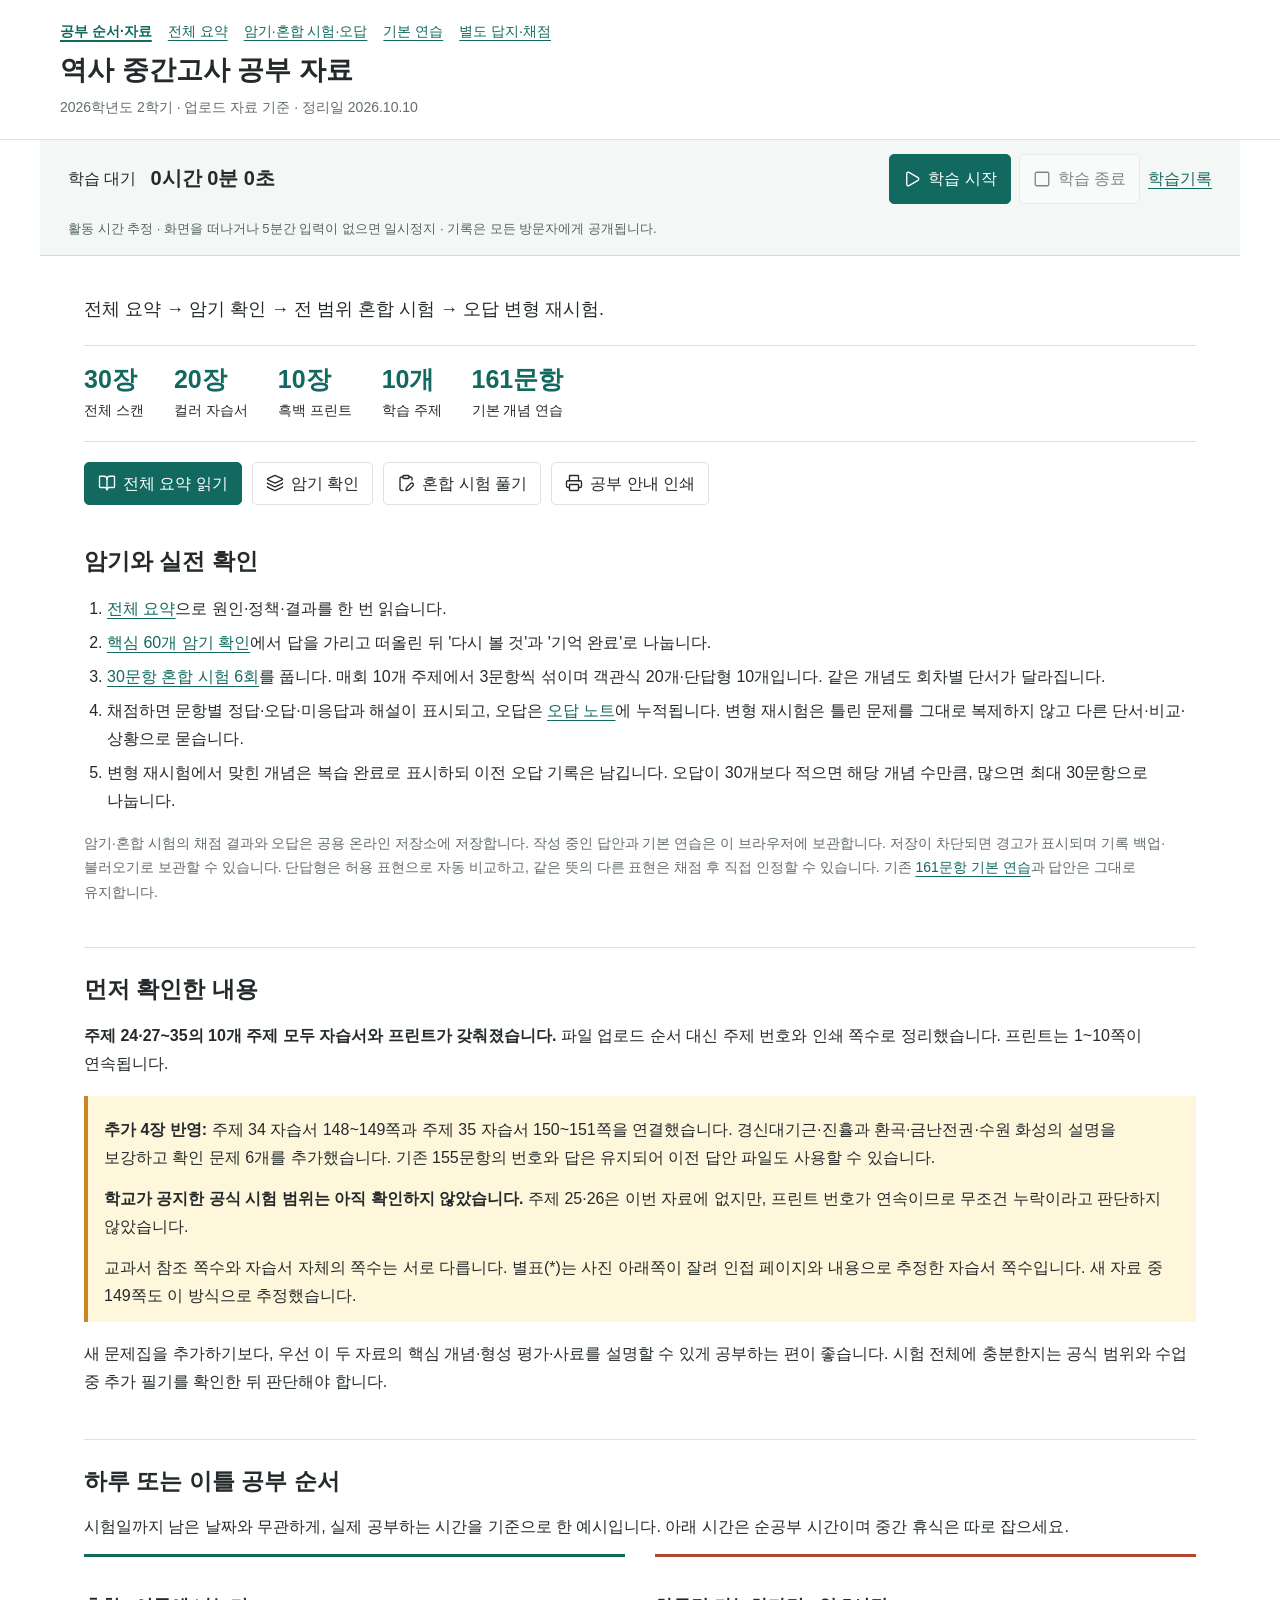
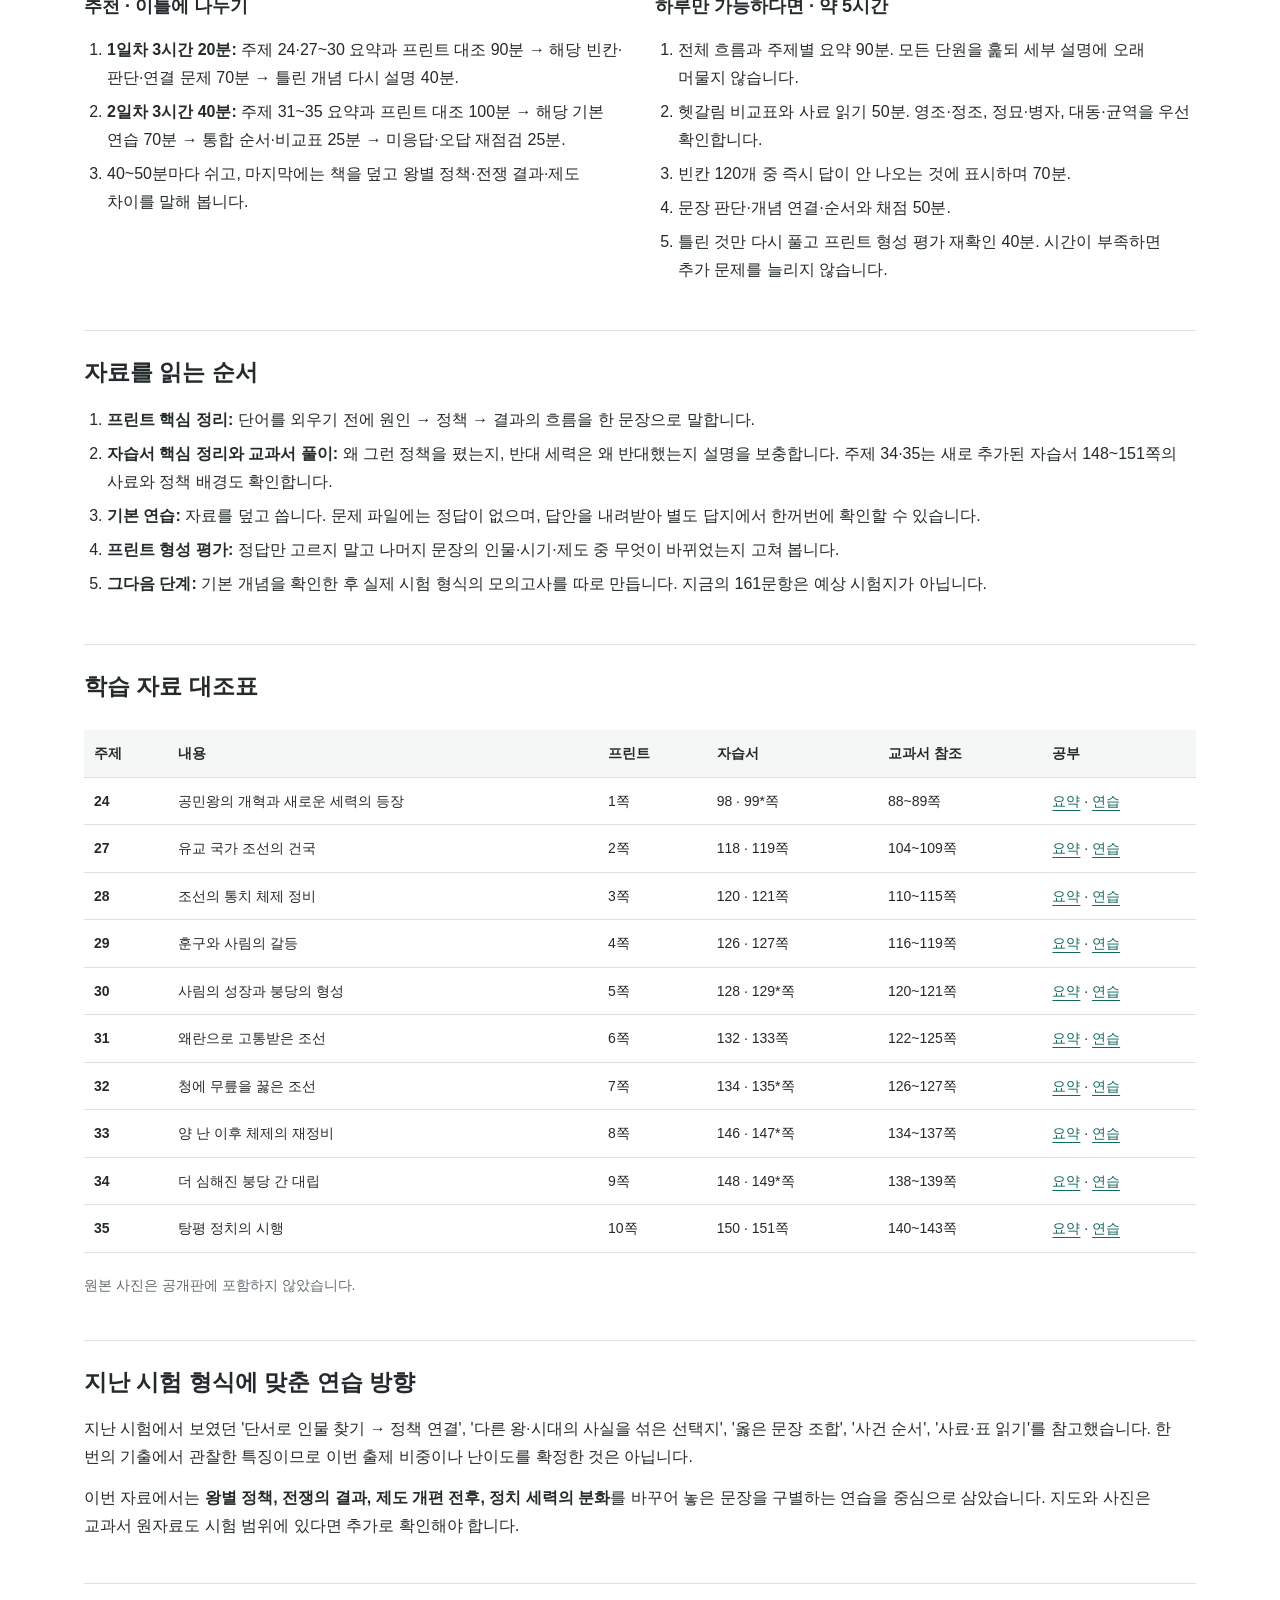
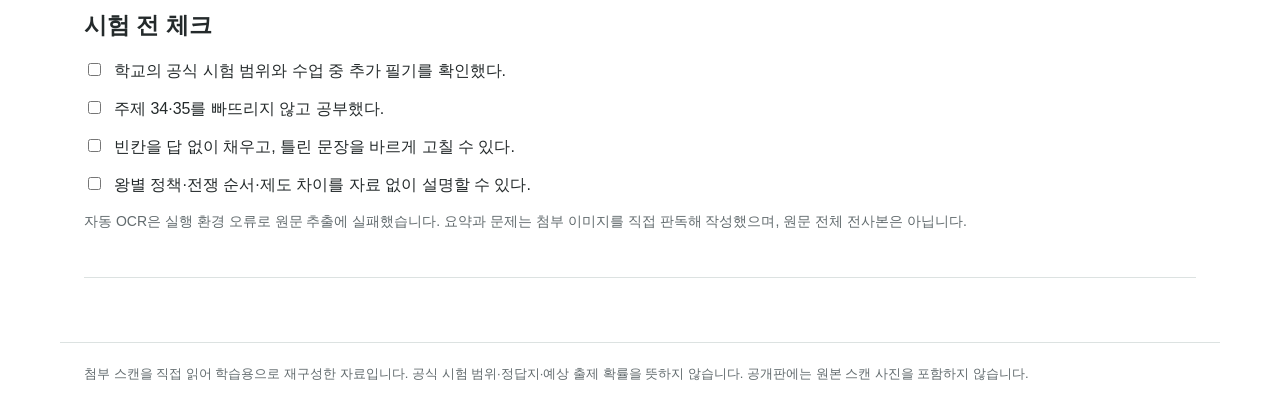
<file: index.html>
<!doctype html><html lang="ko"><head><meta charset="utf-8"><meta name="viewport" content="width=device-width,initial-scale=1"><title>역사 중간고사 공부 자료 · 역사 2학기 중간</title><link rel="stylesheet" href="style.css"><link rel="stylesheet" href="activity.css?v=20261010-activity-1"><script defer src="cloud-config.js"></script><script defer src="cloud-store.js?v=20261010-activity-1"></script><script defer src="activity-core.js?v=20261010-activity-1"></script><script defer src="activity.js?v=20261010-activity-1"></script></head><body data-study-page="home"><header><nav class="topnav" aria-label="문서"><a href="index.html" aria-current="page">공부 순서·자료</a><a href="study.html" >전체 요약</a><a href="learn.html" >암기·혼합 시험·오답</a><a href="practice.html" >기본 연습</a><a href="answer-key.html" >별도 답지·채점</a></nav><h1>역사 중간고사 공부 자료</h1><p>2026학년도 2학기 · 업로드 자료 기준 · 정리일 2026.10.10</p></header><div class="activity-bar no-print" aria-label="학습 시간"><div class="activity-status"><span id="activity-state" role="status">학습 대기</span><strong id="activity-clock">0시간 0분 0초</strong></div><div class="activity-controls"><button id="activity-start" class="primary"><i data-lucide="play" aria-hidden="true"></i><span id="activity-start-label">학습 시작</span></button><button id="activity-pause" hidden><i data-lucide="pause" aria-hidden="true"></i>일시정지</button><button id="activity-finish" disabled><i data-lucide="square" aria-hidden="true"></i>학습 종료</button><a href="learn.html#activity">학습기록</a></div><p class="activity-note">활동 시간 추정 · 화면을 떠나거나 5분간 입력이 없으면 일시정지 · 기록은 모든 방문자에게 공개됩니다.</p><p id="activity-local-warning" class="activity-note warning" hidden>이 기기에 저장할 수 없습니다. 창을 닫기 전에 기록을 백업해 주세요.</p></div><main>
  <p class="lede">전체 요약 → 암기 확인 → 전 범위 혼합 시험 → 오답 변형 재시험.</p>
  <div class="stats"><div><strong>30장</strong><span>전체 스캔</span></div><div><strong>20장</strong><span>컬러 자습서</span></div><div><strong>10장</strong><span>흑백 프린트</span></div><div><strong>10개</strong><span>학습 주제</span></div><div><strong>161문항</strong><span>기본 개념 연습</span></div></div>
  <div class="actions"><a class="command primary" href="study.html"><i data-lucide="book-open" aria-hidden="true"></i>전체 요약 읽기</a><a class="command" href="learn.html#memory"><i data-lucide="layers" aria-hidden="true"></i>암기 확인</a><a class="command" href="learn.html#exams"><i data-lucide="clipboard-pen" aria-hidden="true"></i>혼합 시험 풀기</a><button type="button" onclick="window.print()"><i data-lucide="printer" aria-hidden="true"></i>공부 안내 인쇄</button></div>
  <section><h2>암기와 실전 확인</h2><ol><li><a href="study.html">전체 요약</a>으로 원인·정책·결과를 한 번 읽습니다.</li><li><a href="learn.html#memory">핵심 60개 암기 확인</a>에서 답을 가리고 떠올린 뒤 '다시 볼 것'과 '기억 완료'로 나눕니다.</li><li><a href="learn.html#exams">30문항 혼합 시험 6회</a>를 풉니다. 매회 10개 주제에서 3문항씩 섞이며 객관식 20개·단답형 10개입니다. 같은 개념도 회차별 단서가 달라집니다.</li><li>채점하면 문항별 정답·오답·미응답과 해설이 표시되고, 오답은 <a href="learn.html#wrong">오답 노트</a>에 누적됩니다. 변형 재시험은 틀린 문제를 그대로 복제하지 않고 다른 단서·비교·상황으로 묻습니다.</li><li>변형 재시험에서 맞힌 개념은 복습 완료로 표시하되 이전 오답 기록은 남깁니다. 오답이 30개보다 적으면 해당 개념 수만큼, 많으면 최대 30문항으로 나눕니다.</li></ol><p class="meta">암기·혼합 시험의 채점 결과와 오답은 공용 온라인 저장소에 저장합니다. 작성 중인 답안과 기본 연습은 이 브라우저에 보관합니다. 저장이 차단되면 경고가 표시되며 기록 백업·불러오기로 보관할 수 있습니다. 단답형은 허용 표현으로 자동 비교하고, 같은 뜻의 다른 표현은 채점 후 직접 인정할 수 있습니다. 기존 <a href="practice.html">161문항 기본 연습</a>과 답안은 그대로 유지합니다.</p></section>
  <section><h2>먼저 확인한 내용</h2><p><strong>주제 24·27~35의 10개 주제 모두 자습서와 프린트가 갖춰졌습니다.</strong> 파일 업로드 순서 대신 주제 번호와 인쇄 쪽수로 정리했습니다. 프린트는 1~10쪽이 연속됩니다.</p>
  <div class="notice"><p><strong>추가 4장 반영:</strong> 주제 34 자습서 148~149쪽과 주제 35 자습서 150~151쪽을 연결했습니다. 경신대기근·진휼과 환곡·금난전권·수원 화성의 설명을 보강하고 확인 문제 6개를 추가했습니다. 기존 155문항의 번호와 답은 유지되어 이전 답안 파일도 사용할 수 있습니다.</p><p><strong>학교가 공지한 공식 시험 범위는 아직 확인하지 않았습니다.</strong> 주제 25·26은 이번 자료에 없지만, 프린트 번호가 연속이므로 무조건 누락이라고 판단하지 않았습니다.</p><p>교과서 참조 쪽수와 자습서 자체의 쪽수는 서로 다릅니다. 별표(*)는 사진 아래쪽이 잘려 인접 페이지와 내용으로 추정한 자습서 쪽수입니다. 새 자료 중 149쪽도 이 방식으로 추정했습니다.</p></div>
  <p>새 문제집을 추가하기보다, 우선 이 두 자료의 핵심 개념·형성 평가·사료를 설명할 수 있게 공부하는 편이 좋습니다. 시험 전체에 충분한지는 공식 범위와 수업 중 추가 필기를 확인한 뒤 판단해야 합니다.</p></section>
  <section><h2>하루 또는 이틀 공부 순서</h2><p>시험일까지 남은 날짜와 무관하게, 실제 공부하는 시간을 기준으로 한 예시입니다. 아래 시간은 순공부 시간이며 중간 휴식은 따로 잡으세요.</p><div class="plan-grid"><div><h3>추천 · 이틀에 나누기</h3><ol><li><strong>1일차 3시간 20분:</strong> 주제 24·27~30 요약과 프린트 대조 90분 → 해당 빈칸·판단·연결 문제 70분 → 틀린 개념 다시 설명 40분.</li><li><strong>2일차 3시간 40분:</strong> 주제 31~35 요약과 프린트 대조 100분 → 해당 기본 연습 70분 → 통합 순서·비교표 25분 → 미응답·오답 재점검 25분.</li><li>40~50분마다 쉬고, 마지막에는 책을 덮고 왕별 정책·전쟁 결과·제도 차이를 말해 봅니다.</li></ol></div><div><h3>하루만 가능하다면 · 약 5시간</h3><ol><li>전체 흐름과 주제별 요약 90분. 모든 단원을 훑되 세부 설명에 오래 머물지 않습니다.</li><li>헷갈림 비교표와 사료 읽기 50분. 영조·정조, 정묘·병자, 대동·균역을 우선 확인합니다.</li><li>빈칸 120개 중 즉시 답이 안 나오는 것에 표시하며 70분.</li><li>문장 판단·개념 연결·순서와 채점 50분.</li><li>틀린 것만 다시 풀고 프린트 형성 평가 재확인 40분. 시간이 부족하면 추가 문제를 늘리지 않습니다.</li></ol></div></div></section>
  <section><h2>자료를 읽는 순서</h2><ol><li><strong>프린트 핵심 정리:</strong> 단어를 외우기 전에 원인 → 정책 → 결과의 흐름을 한 문장으로 말합니다.</li><li><strong>자습서 핵심 정리와 교과서 풀이:</strong> 왜 그런 정책을 폈는지, 반대 세력은 왜 반대했는지 설명을 보충합니다. 주제 34·35는 새로 추가된 자습서 148~151쪽의 사료와 정책 배경도 확인합니다.</li><li><strong>기본 연습:</strong> 자료를 덮고 씁니다. 문제 파일에는 정답이 없으며, 답안을 내려받아 별도 답지에서 한꺼번에 확인할 수 있습니다.</li><li><strong>프린트 형성 평가:</strong> 정답만 고르지 말고 나머지 문장의 인물·시기·제도 중 무엇이 바뀌었는지 고쳐 봅니다.</li><li><strong>그다음 단계:</strong> 기본 개념을 확인한 후 실제 시험 형식의 모의고사를 따로 만듭니다. 지금의 161문항은 예상 시험지가 아닙니다.</li></ol></section>
  <section><h2>학습 자료 대조표</h2><div class="table-wrap"><table><thead><tr><th>주제</th><th>내용</th><th>프린트</th><th>자습서</th><th>교과서 참조</th><th>공부</th></tr></thead><tbody><tr id="topic-24"><td><strong>24</strong></td><td>공민왕의 개혁과 새로운 세력의 등장</td><td><span>1쪽</span></td><td><span>98</span> · <span>99*</span>쪽</td><td>88~89쪽</td><td><a href="study.html#topic-24">요약</a> · <a href="practice.html#topic-24">연습</a></td></tr><tr id="topic-27"><td><strong>27</strong></td><td>유교 국가 조선의 건국</td><td><span>2쪽</span></td><td><span>118</span> · <span>119</span>쪽</td><td>104~109쪽</td><td><a href="study.html#topic-27">요약</a> · <a href="practice.html#topic-27">연습</a></td></tr><tr id="topic-28"><td><strong>28</strong></td><td>조선의 통치 체제 정비</td><td><span>3쪽</span></td><td><span>120</span> · <span>121</span>쪽</td><td>110~115쪽</td><td><a href="study.html#topic-28">요약</a> · <a href="practice.html#topic-28">연습</a></td></tr><tr id="topic-29"><td><strong>29</strong></td><td>훈구와 사림의 갈등</td><td><span>4쪽</span></td><td><span>126</span> · <span>127</span>쪽</td><td>116~119쪽</td><td><a href="study.html#topic-29">요약</a> · <a href="practice.html#topic-29">연습</a></td></tr><tr id="topic-30"><td><strong>30</strong></td><td>사림의 성장과 붕당의 형성</td><td><span>5쪽</span></td><td><span>128</span> · <span>129*</span>쪽</td><td>120~121쪽</td><td><a href="study.html#topic-30">요약</a> · <a href="practice.html#topic-30">연습</a></td></tr><tr id="topic-31"><td><strong>31</strong></td><td>왜란으로 고통받은 조선</td><td><span>6쪽</span></td><td><span>132</span> · <span>133</span>쪽</td><td>122~125쪽</td><td><a href="study.html#topic-31">요약</a> · <a href="practice.html#topic-31">연습</a></td></tr><tr id="topic-32"><td><strong>32</strong></td><td>청에 무릎을 꿇은 조선</td><td><span>7쪽</span></td><td><span>134</span> · <span>135*</span>쪽</td><td>126~127쪽</td><td><a href="study.html#topic-32">요약</a> · <a href="practice.html#topic-32">연습</a></td></tr><tr id="topic-33"><td><strong>33</strong></td><td>양 난 이후 체제의 재정비</td><td><span>8쪽</span></td><td><span>146</span> · <span>147*</span>쪽</td><td>134~137쪽</td><td><a href="study.html#topic-33">요약</a> · <a href="practice.html#topic-33">연습</a></td></tr><tr id="topic-34"><td><strong>34</strong></td><td>더 심해진 붕당 간 대립</td><td><span>9쪽</span></td><td><span>148</span> · <span>149*</span>쪽</td><td>138~139쪽</td><td><a href="study.html#topic-34">요약</a> · <a href="practice.html#topic-34">연습</a></td></tr><tr id="topic-35"><td><strong>35</strong></td><td>탕평 정치의 시행</td><td><span>10쪽</span></td><td><span>150</span> · <span>151</span>쪽</td><td>140~143쪽</td><td><a href="study.html#topic-35">요약</a> · <a href="practice.html#topic-35">연습</a></td></tr></tbody></table></div><p class="meta">원본 사진은 공개판에 포함하지 않았습니다.</p></section>
  <section><h2>지난 시험 형식에 맞춘 연습 방향</h2><p>지난 시험에서 보였던 '단서로 인물 찾기 → 정책 연결', '다른 왕·시대의 사실을 섞은 선택지', '옳은 문장 조합', '사건 순서', '사료·표 읽기'를 참고했습니다. 한 번의 기출에서 관찰한 특징이므로 이번 출제 비중이나 난이도를 확정한 것은 아닙니다.</p><p>이번 자료에서는 <strong>왕별 정책, 전쟁의 결과, 제도 개편 전후, 정치 세력의 분화</strong>를 바꾸어 놓은 문장을 구별하는 연습을 중심으로 삼았습니다. 지도와 사진은 교과서 원자료도 시험 범위에 있다면 추가로 확인해야 합니다.</p></section>
  <section><h2>시험 전 체크</h2><div class="checklist"><label><input type="checkbox">학교의 공식 시험 범위와 수업 중 추가 필기를 확인했다.</label><label><input type="checkbox">주제 34·35를 빠뜨리지 않고 공부했다.</label><label><input type="checkbox">빈칸을 답 없이 채우고, 틀린 문장을 바르게 고칠 수 있다.</label><label><input type="checkbox">왕별 정책·전쟁 순서·제도 차이를 자료 없이 설명할 수 있다.</label></div><p class="meta">자동 OCR은 실행 환경 오류로 원문 추출에 실패했습니다. 요약과 문제는 첨부 이미지를 직접 판독해 작성했으며, 원문 전체 전사본은 아닙니다.</p></section>
</main><footer>첨부 스캔을 직접 읽어 학습용으로 재구성한 자료입니다. 공식 시험 범위·정답지·예상 출제 확률을 뜻하지 않습니다. 공개판에는 원본 스캔 사진을 포함하지 않습니다.</footer><script src="lucide.min.js"></script><script src="ui.js"></script></body></html>
</file>
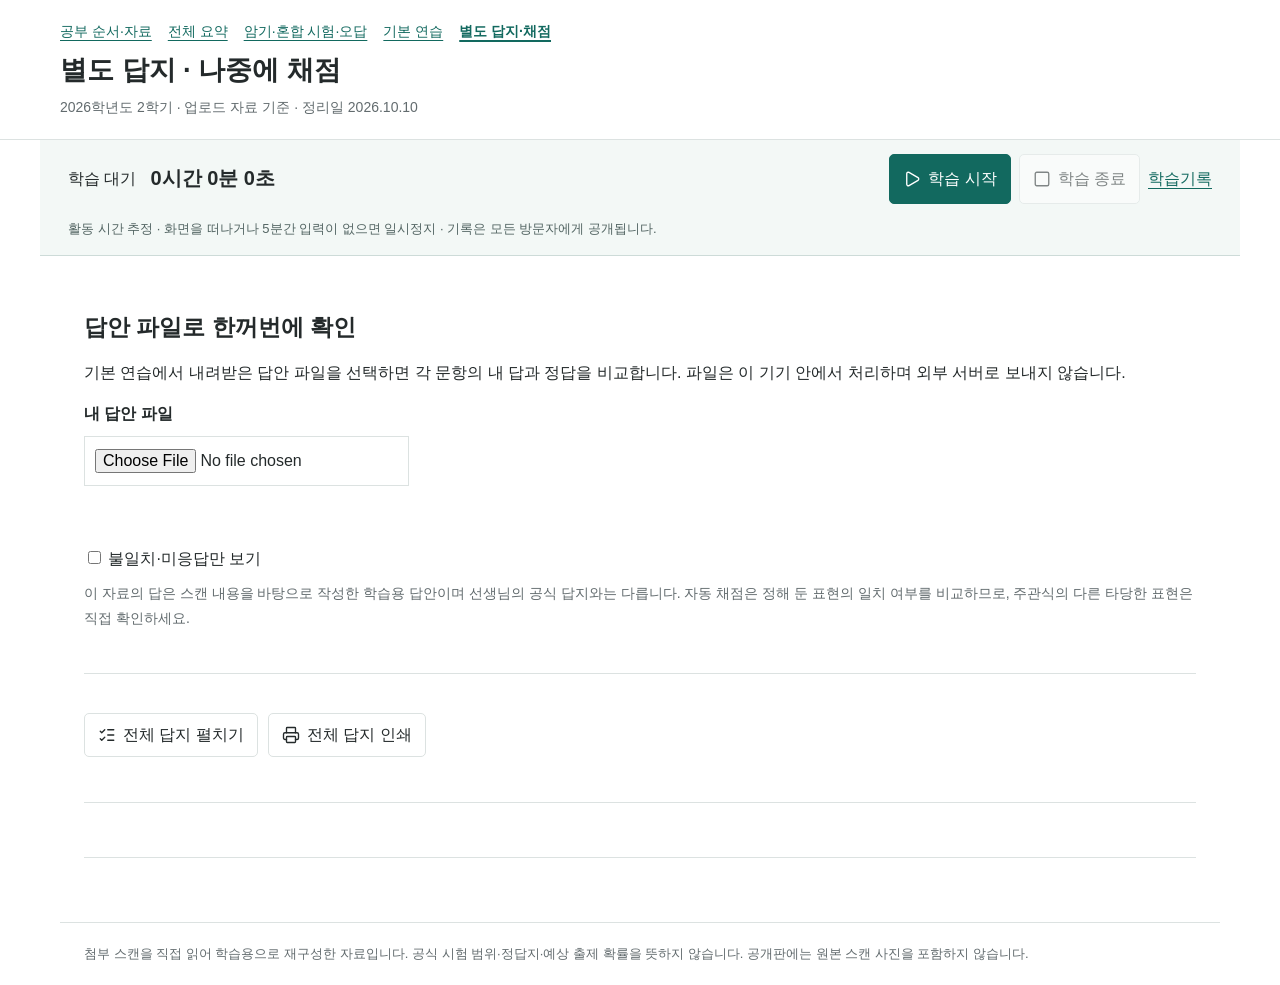
<file: answer-key.html>
<!doctype html><html lang="ko"><head><meta charset="utf-8"><meta name="viewport" content="width=device-width,initial-scale=1"><title>별도 답지 · 나중에 채점 · 역사 2학기 중간</title><link rel="stylesheet" href="style.css"><link rel="stylesheet" href="activity.css?v=20261010-activity-1"><script defer src="cloud-config.js"></script><script defer src="cloud-store.js?v=20261010-activity-1"></script><script defer src="activity-core.js?v=20261010-activity-1"></script><script defer src="activity.js?v=20261010-activity-1"></script></head><body data-study-page="answers"><header><nav class="topnav" aria-label="문서"><a href="index.html" >공부 순서·자료</a><a href="study.html" >전체 요약</a><a href="learn.html" >암기·혼합 시험·오답</a><a href="practice.html" >기본 연습</a><a href="answer-key.html" aria-current="page">별도 답지·채점</a></nav><h1>별도 답지 · 나중에 채점</h1><p>2026학년도 2학기 · 업로드 자료 기준 · 정리일 2026.10.10</p></header><div class="activity-bar no-print" aria-label="학습 시간"><div class="activity-status"><span id="activity-state" role="status">학습 대기</span><strong id="activity-clock">0시간 0분 0초</strong></div><div class="activity-controls"><button id="activity-start" class="primary"><i data-lucide="play" aria-hidden="true"></i><span id="activity-start-label">학습 시작</span></button><button id="activity-pause" hidden><i data-lucide="pause" aria-hidden="true"></i>일시정지</button><button id="activity-finish" disabled><i data-lucide="square" aria-hidden="true"></i>학습 종료</button><a href="learn.html#activity">학습기록</a></div><p class="activity-note">활동 시간 추정 · 화면을 떠나거나 5분간 입력이 없으면 일시정지 · 기록은 모든 방문자에게 공개됩니다.</p><p id="activity-local-warning" class="activity-note warning" hidden>이 기기에 저장할 수 없습니다. 창을 닫기 전에 기록을 백업해 주세요.</p></div><main><section><h2>답안 파일로 한꺼번에 확인</h2><p>기본 연습에서 내려받은 답안 파일을 선택하면 각 문항의 내 답과 정답을 비교합니다. 파일은 이 기기 안에서 처리하며 외부 서버로 보내지 않습니다.</p><label for="answer-file"><strong>내 답안 파일</strong></label><p><input class="file-control" id="answer-file" type="file" accept=".json,application/json"></p><p class="status" id="grade-status" aria-live="polite"></p><h3 id="score"></h3><label class="no-print"><input id="review-only" type="checkbox"> 불일치·미응답만 보기</label><p class="meta">이 자료의 답은 스캔 내용을 바탕으로 작성한 학습용 답안이며 선생님의 공식 답지와는 다릅니다. 자동 채점은 정해 둔 표현의 일치 여부를 비교하므로, 주관식의 다른 타당한 표현은 직접 확인하세요.</p></section><section><div class="actions"><button id="show-key" type="button" aria-expanded="false" aria-controls="full-key"><i data-lucide="list-checks" aria-hidden="true"></i>전체 답지 펼치기</button><button type="button" onclick="document.getElementById('full-key').hidden=false;window.print()"><i data-lucide="printer" aria-hidden="true"></i>전체 답지 인쇄</button></div><div id="full-key" hidden><h2>전체 정답 · 161문항</h2><div class="table-wrap"><table><thead><tr><th>문항</th><th>정답</th><th>확인할 점</th></tr></thead><tbody><tr><td>주제 24 · 빈칸 1</td><td><strong>권문세족</strong></td><td>프린트 핵심 정리의 작은 번호 1에 대응. 문장은 학습용으로 재구성했습니다.</td></tr><tr><td>주제 24 · 빈칸 2</td><td><strong>원</strong></td><td>프린트 핵심 정리의 작은 번호 2에 대응. 문장은 학습용으로 재구성했습니다.</td></tr><tr><td>주제 24 · 빈칸 3</td><td><strong>정동행성</strong></td><td>프린트 핵심 정리의 작은 번호 3에 대응. 문장은 학습용으로 재구성했습니다.</td></tr><tr><td>주제 24 · 빈칸 4</td><td><strong>쌍성총관부</strong></td><td>프린트 핵심 정리의 작은 번호 4에 대응. 문장은 학습용으로 재구성했습니다.</td></tr><tr><td>주제 24 · 빈칸 5</td><td><strong>전민변정도감</strong></td><td>프린트 핵심 정리의 작은 번호 5에 대응. 문장은 학습용으로 재구성했습니다.</td></tr><tr><td>주제 24 · 빈칸 6</td><td><strong>홍건적</strong></td><td>프린트 핵심 정리의 작은 번호 6에 대응. 문장은 학습용으로 재구성했습니다.</td></tr><tr><td>주제 24 · 빈칸 7</td><td><strong>신흥 무인 세력</strong></td><td>프린트 핵심 정리의 작은 번호 7에 대응. 문장은 학습용으로 재구성했습니다.<br><span class="meta">허용 표현: 신흥무인</span></td></tr><tr><td>주제 24 · 빈칸 8</td><td><strong>이성계</strong></td><td>프린트 핵심 정리의 작은 번호 8에 대응. 문장은 학습용으로 재구성했습니다.</td></tr><tr><td>주제 24 · 빈칸 9</td><td><strong>성리학</strong></td><td>프린트 핵심 정리의 작은 번호 9에 대응. 문장은 학습용으로 재구성했습니다.</td></tr><tr><td>주제 24 · 빈칸 10</td><td><strong>과거</strong></td><td>프린트 핵심 정리의 작은 번호 10에 대응. 문장은 학습용으로 재구성했습니다.<br><span class="meta">허용 표현: 과거제, 과거 시험</span></td></tr><tr><td>주제 24 · 빈칸 11</td><td><strong>불교</strong></td><td>프린트 핵심 정리의 작은 번호 11에 대응. 문장은 학습용으로 재구성했습니다.</td></tr><tr><td>주제 24 · 빈칸 12</td><td><strong>정도전</strong></td><td>프린트 핵심 정리의 작은 번호 12에 대응. 문장은 학습용으로 재구성했습니다.</td></tr><tr><td>주제 24 · 빈칸 13</td><td><strong>정몽주</strong></td><td>프린트 핵심 정리의 작은 번호 13에 대응. 문장은 학습용으로 재구성했습니다.</td></tr><tr><td>주제 24 · 문장 판단 1</td><td><strong>X</strong></td><td>원은 쇠퇴했고, 공민왕은 기철 등 친원 세력을 제거했다.</td></tr><tr><td>주제 24 · 문장 판단 2</td><td><strong>O</strong></td><td>정도전은 새 왕조 개창, 정몽주는 고려 유지와 온건한 개혁을 주장했다.</td></tr><tr><td>주제 24 · 개념 연결</td><td><strong>2번 · 공민왕</strong></td><td>반원 개혁과 전민변정도감은 공민왕의 정책이다.</td></tr><tr><td>주제 27 · 빈칸 1</td><td><strong>위화도 회군</strong></td><td>프린트 핵심 정리의 작은 번호 1에 대응. 문장은 학습용으로 재구성했습니다.</td></tr><tr><td>주제 27 · 빈칸 2</td><td><strong>권문세족</strong></td><td>프린트 핵심 정리의 작은 번호 2에 대응. 문장은 학습용으로 재구성했습니다.</td></tr><tr><td>주제 27 · 빈칸 3</td><td><strong>불교</strong></td><td>프린트 핵심 정리의 작은 번호 3에 대응. 문장은 학습용으로 재구성했습니다.</td></tr><tr><td>주제 27 · 빈칸 4</td><td><strong>과전법</strong></td><td>프린트 핵심 정리의 작은 번호 4에 대응. 문장은 학습용으로 재구성했습니다.</td></tr><tr><td>주제 27 · 빈칸 5</td><td><strong>유교</strong></td><td>프린트 핵심 정리의 작은 번호 5에 대응. 문장은 학습용으로 재구성했습니다.<br><span class="meta">허용 표현: 성리학</span></td></tr><tr><td>주제 27 · 빈칸 6</td><td><strong>재상</strong></td><td>프린트 핵심 정리의 작은 번호 6에 대응. 문장은 학습용으로 재구성했습니다.</td></tr><tr><td>주제 27 · 빈칸 7</td><td><strong>사병</strong></td><td>프린트 핵심 정리의 작은 번호 7에 대응. 문장은 학습용으로 재구성했습니다.</td></tr><tr><td>주제 27 · 빈칸 8</td><td><strong>호패법</strong></td><td>프린트 핵심 정리의 작은 번호 8에 대응. 문장은 학습용으로 재구성했습니다.</td></tr><tr><td>주제 27 · 빈칸 9</td><td><strong>집현전</strong></td><td>프린트 핵심 정리의 작은 번호 9에 대응. 문장은 학습용으로 재구성했습니다.</td></tr><tr><td>주제 27 · 빈칸 10</td><td><strong>경연</strong></td><td>프린트 핵심 정리의 작은 번호 10에 대응. 문장은 학습용으로 재구성했습니다.</td></tr><tr><td>주제 27 · 빈칸 11</td><td><strong>왕도 정치</strong></td><td>프린트 핵심 정리의 작은 번호 11에 대응. 문장은 학습용으로 재구성했습니다.</td></tr><tr><td>주제 27 · 빈칸 12</td><td><strong>삼강행실도</strong></td><td>프린트 핵심 정리의 작은 번호 12에 대응. 문장은 학습용으로 재구성했습니다.</td></tr><tr><td>주제 27 · 빈칸 13</td><td><strong>훈민정음</strong></td><td>프린트 핵심 정리의 작은 번호 13에 대응. 문장은 학습용으로 재구성했습니다.</td></tr><tr><td>주제 27 · 빈칸 14</td><td><strong>농사직설</strong></td><td>프린트 핵심 정리의 작은 번호 14에 대응. 문장은 학습용으로 재구성했습니다.</td></tr><tr><td>주제 27 · 빈칸 15</td><td><strong>칠정산</strong></td><td>프린트 핵심 정리의 작은 번호 15에 대응. 문장은 학습용으로 재구성했습니다.</td></tr><tr><td>주제 27 · 문장 판단 1</td><td><strong>X</strong></td><td>토지에서 세금을 거둘 권리인 수조권을 지급했다.</td></tr><tr><td>주제 27 · 문장 판단 2</td><td><strong>O</strong></td><td>강화된 왕권을 바탕으로 신하와 함께 유교적 이상 정치를 추구했다.</td></tr><tr><td>주제 27 · 개념 연결</td><td><strong>2번 · 태종 - 왕권 강화</strong></td><td>사병 폐지와 호패법은 태종의 왕권 강화 정책이다.</td></tr><tr><td>주제 28 · 빈칸 1</td><td><strong>재상</strong></td><td>프린트 핵심 정리의 작은 번호 1에 대응. 문장은 학습용으로 재구성했습니다.</td></tr><tr><td>주제 28 · 빈칸 2</td><td><strong>홍문관</strong></td><td>프린트 핵심 정리의 작은 번호 2에 대응. 문장은 학습용으로 재구성했습니다.</td></tr><tr><td>주제 28 · 빈칸 3</td><td><strong>경국대전</strong></td><td>프린트 핵심 정리의 작은 번호 3에 대응. 문장은 학습용으로 재구성했습니다.</td></tr><tr><td>주제 28 · 빈칸 4</td><td><strong>세조</strong></td><td>프린트 핵심 정리의 작은 번호 4에 대응. 문장은 학습용으로 재구성했습니다.</td></tr><tr><td>주제 28 · 빈칸 5</td><td><strong>성종</strong></td><td>프린트 핵심 정리의 작은 번호 5에 대응. 문장은 학습용으로 재구성했습니다.</td></tr><tr><td>주제 28 · 빈칸 6</td><td><strong>사헌부</strong></td><td>프린트 핵심 정리의 작은 번호 6에 대응. 문장은 학습용으로 재구성했습니다.</td></tr><tr><td>주제 28 · 빈칸 7</td><td><strong>사간원</strong></td><td>프린트 핵심 정리의 작은 번호 7에 대응. 문장은 학습용으로 재구성했습니다.</td></tr><tr><td>주제 28 · 빈칸 8</td><td><strong>홍문관</strong></td><td>프린트 핵심 정리의 작은 번호 8에 대응. 문장은 학습용으로 재구성했습니다.</td></tr><tr><td>주제 28 · 빈칸 9</td><td><strong>관찰사</strong></td><td>프린트 핵심 정리의 작은 번호 9에 대응. 문장은 학습용으로 재구성했습니다.</td></tr><tr><td>주제 28 · 빈칸 10</td><td><strong>역</strong></td><td>프린트 핵심 정리의 작은 번호 10에 대응. 문장은 학습용으로 재구성했습니다.<br><span class="meta">허용 표현: 역참</span></td></tr><tr><td>주제 28 · 빈칸 11</td><td><strong>교린</strong></td><td>프린트 핵심 정리의 작은 번호 11에 대응. 문장은 학습용으로 재구성했습니다.</td></tr><tr><td>주제 28 · 빈칸 12</td><td><strong>4군 6진</strong></td><td>프린트 핵심 정리의 작은 번호 12에 대응. 문장은 학습용으로 재구성했습니다.<br><span class="meta">허용 표현: 사군 육진</span></td></tr><tr><td>주제 28 · 빈칸 13</td><td><strong>쓰시마섬</strong></td><td>프린트 핵심 정리의 작은 번호 13에 대응. 문장은 학습용으로 재구성했습니다.<br><span class="meta">허용 표현: 대마도, 쓰시마</span></td></tr><tr><td>주제 28 · 문장 판단 1</td><td><strong>X</strong></td><td>고려의 3사는 재정, 조선의 3사는 언론과 견제 기능이다.</td></tr><tr><td>주제 28 · 문장 판단 2</td><td><strong>O</strong></td><td>교류하면서도 여진 정벌·쓰시마섬 정벌 등으로 대응했다.</td></tr><tr><td>주제 28 · 개념 연결</td><td><strong>3번 · 승정원 - 의금부</strong></td><td>승정원은 왕의 비서 기관, 의금부는 왕의 특별 사법 기구이다.</td></tr><tr><td>주제 29 · 빈칸 1</td><td><strong>세조</strong></td><td>프린트 핵심 정리의 작은 번호 1에 대응. 문장은 학습용으로 재구성했습니다.</td></tr><tr><td>주제 29 · 빈칸 2</td><td><strong>중앙</strong></td><td>프린트 핵심 정리의 작은 번호 2에 대응. 문장은 학습용으로 재구성했습니다.</td></tr><tr><td>주제 29 · 빈칸 3</td><td><strong>반대</strong></td><td>프린트 핵심 정리의 작은 번호 3에 대응. 문장은 학습용으로 재구성했습니다.</td></tr><tr><td>주제 29 · 빈칸 4</td><td><strong>향촌 자치</strong></td><td>프린트 핵심 정리의 작은 번호 4에 대응. 문장은 학습용으로 재구성했습니다.</td></tr><tr><td>주제 29 · 빈칸 5</td><td><strong>3사</strong></td><td>프린트 핵심 정리의 작은 번호 5에 대응. 문장은 학습용으로 재구성했습니다.<br><span class="meta">허용 표현: 삼사</span></td></tr><tr><td>주제 29 · 빈칸 6</td><td><strong>성종</strong></td><td>프린트 핵심 정리의 작은 번호 6에 대응. 문장은 학습용으로 재구성했습니다.</td></tr><tr><td>주제 29 · 빈칸 7</td><td><strong>사림</strong></td><td>프린트 핵심 정리의 작은 번호 7에 대응. 문장은 학습용으로 재구성했습니다.</td></tr><tr><td>주제 29 · 빈칸 8</td><td><strong>훈구</strong></td><td>프린트 핵심 정리의 작은 번호 8에 대응. 문장은 학습용으로 재구성했습니다.</td></tr><tr><td>주제 29 · 빈칸 9</td><td><strong>현량과</strong></td><td>프린트 핵심 정리의 작은 번호 9에 대응. 문장은 학습용으로 재구성했습니다.</td></tr><tr><td>주제 29 · 빈칸 10</td><td><strong>추천</strong></td><td>프린트 핵심 정리의 작은 번호 10에 대응. 문장은 학습용으로 재구성했습니다.</td></tr><tr><td>주제 29 · 빈칸 11</td><td><strong>소격서</strong></td><td>프린트 핵심 정리의 작은 번호 11에 대응. 문장은 학습용으로 재구성했습니다.</td></tr><tr><td>주제 29 · 빈칸 12</td><td><strong>도교</strong></td><td>프린트 핵심 정리의 작은 번호 12에 대응. 문장은 학습용으로 재구성했습니다.</td></tr><tr><td>주제 29 · 빈칸 13</td><td><strong>위훈 삭제</strong></td><td>프린트 핵심 정리의 작은 번호 13에 대응. 문장은 학습용으로 재구성했습니다.</td></tr><tr><td>주제 29 · 빈칸 14</td><td><strong>지방</strong></td><td>프린트 핵심 정리의 작은 번호 14에 대응. 문장은 학습용으로 재구성했습니다.</td></tr><tr><td>주제 29 · 문장 판단 1</td><td><strong>X</strong></td><td>현량과를 실시했고 도교 제사 관청인 소격서를 폐지했다.</td></tr><tr><td>주제 29 · 문장 판단 2</td><td><strong>O</strong></td><td>왕의 입장이 달라진 배경까지 함께 이해해야 한다.</td></tr><tr><td>주제 29 · 개념 연결</td><td><strong>2번 · 현량과 - 위훈 삭제</strong></td><td>현량과·소격서 폐지·위훈 삭제는 중종 때 조광조의 개혁이다.</td></tr><tr><td>주제 30 · 빈칸 1</td><td><strong>사화</strong></td><td>프린트 핵심 정리의 작은 번호 1에 대응. 문장은 학습용으로 재구성했습니다.</td></tr><tr><td>주제 30 · 빈칸 2</td><td><strong>제사</strong></td><td>프린트 핵심 정리의 작은 번호 2에 대응. 문장은 학습용으로 재구성했습니다.</td></tr><tr><td>주제 30 · 빈칸 3</td><td><strong>교육</strong></td><td>프린트 핵심 정리의 작은 번호 3에 대응. 문장은 학습용으로 재구성했습니다.</td></tr><tr><td>주제 30 · 빈칸 4</td><td><strong>도덕</strong></td><td>프린트 핵심 정리의 작은 번호 4에 대응. 문장은 학습용으로 재구성했습니다.</td></tr><tr><td>주제 30 · 빈칸 5</td><td><strong>사림</strong></td><td>프린트 핵심 정리의 작은 번호 5에 대응. 문장은 학습용으로 재구성했습니다.</td></tr><tr><td>주제 30 · 빈칸 6</td><td><strong>공론</strong></td><td>프린트 핵심 정리의 작은 번호 6에 대응. 문장은 학습용으로 재구성했습니다.</td></tr><tr><td>주제 30 · 빈칸 7</td><td><strong>선조</strong></td><td>프린트 핵심 정리의 작은 번호 7에 대응. 문장은 학습용으로 재구성했습니다.</td></tr><tr><td>주제 30 · 빈칸 8</td><td><strong>사림</strong></td><td>프린트 핵심 정리의 작은 번호 8에 대응. 문장은 학습용으로 재구성했습니다.</td></tr><tr><td>주제 30 · 빈칸 9</td><td><strong>붕당</strong></td><td>프린트 핵심 정리의 작은 번호 9에 대응. 문장은 학습용으로 재구성했습니다.</td></tr><tr><td>주제 30 · 빈칸 10</td><td><strong>동인</strong></td><td>프린트 핵심 정리의 작은 번호 10에 대응. 문장은 학습용으로 재구성했습니다.</td></tr><tr><td>주제 30 · 빈칸 11</td><td><strong>서인</strong></td><td>프린트 핵심 정리의 작은 번호 11에 대응. 문장은 학습용으로 재구성했습니다.</td></tr><tr><td>주제 30 · 문장 판단 1</td><td><strong>O</strong></td><td>동인과 서인의 분화는 사림 내부에서 일어났다.</td></tr><tr><td>주제 30 · 문장 판단 2</td><td><strong>X</strong></td><td>서원과 향약의 설명이 서로 바뀌었다.</td></tr><tr><td>주제 30 · 개념 연결</td><td><strong>4번 · 환난상휼</strong></td><td>환난상휼은 어려운 일을 겪을 때 서로 돕는다는 뜻이다.</td></tr><tr><td>주제 31 · 빈칸 1</td><td><strong>국방력</strong></td><td>프린트 핵심 정리의 작은 번호 1에 대응. 문장은 학습용으로 재구성했습니다.</td></tr><tr><td>주제 31 · 빈칸 2</td><td><strong>도요토미 히데요시</strong></td><td>프린트 핵심 정리의 작은 번호 2에 대응. 문장은 학습용으로 재구성했습니다.</td></tr><tr><td>주제 31 · 빈칸 3</td><td><strong>조총</strong></td><td>프린트 핵심 정리의 작은 번호 3에 대응. 문장은 학습용으로 재구성했습니다.</td></tr><tr><td>주제 31 · 빈칸 4</td><td><strong>이순신</strong></td><td>프린트 핵심 정리의 작은 번호 4에 대응. 문장은 학습용으로 재구성했습니다.</td></tr><tr><td>주제 31 · 빈칸 5</td><td><strong>김시민</strong></td><td>프린트 핵심 정리의 작은 번호 5에 대응. 문장은 학습용으로 재구성했습니다.</td></tr><tr><td>주제 31 · 빈칸 6</td><td><strong>전라도</strong></td><td>프린트 핵심 정리의 작은 번호 6에 대응. 문장은 학습용으로 재구성했습니다.</td></tr><tr><td>주제 31 · 빈칸 7</td><td><strong>훈련도감</strong></td><td>프린트 핵심 정리의 작은 번호 7에 대응. 문장은 학습용으로 재구성했습니다.</td></tr><tr><td>주제 31 · 빈칸 8</td><td><strong>명량</strong></td><td>프린트 핵심 정리의 작은 번호 8에 대응. 문장은 학습용으로 재구성했습니다.<br><span class="meta">허용 표현: 명량 해전</span></td></tr><tr><td>주제 31 · 빈칸 9</td><td><strong>신분</strong></td><td>프린트 핵심 정리의 작은 번호 9에 대응. 문장은 학습용으로 재구성했습니다.<br><span class="meta">허용 표현: 신분 질서</span></td></tr><tr><td>주제 31 · 빈칸 10</td><td><strong>후금</strong></td><td>프린트 핵심 정리의 작은 번호 10에 대응. 문장은 학습용으로 재구성했습니다.</td></tr><tr><td>주제 31 · 빈칸 11</td><td><strong>에도 막부</strong></td><td>프린트 핵심 정리의 작은 번호 11에 대응. 문장은 학습용으로 재구성했습니다.</td></tr><tr><td>주제 31 · 문장 판단 1</td><td><strong>X</strong></td><td>한산도는 이순신의 수군, 권율은 행주 대첩과 연결한다.</td></tr><tr><td>주제 31 · 문장 판단 2</td><td><strong>O</strong></td><td>동아시아 세 나라의 변화를 함께 묻는 표·연결 문제에 대비한다.</td></tr><tr><td>주제 31 · 개념 연결</td><td><strong>4번 · 한산도 - 이순신</strong></td><td>한산도=이순신, 진주=김시민, 행주=권율이다.</td></tr><tr><td>주제 32 · 빈칸 1</td><td><strong>중립 외교</strong></td><td>프린트 핵심 정리의 작은 번호 1에 대응. 문장은 학습용으로 재구성했습니다.</td></tr><tr><td>주제 32 · 빈칸 2</td><td><strong>명</strong></td><td>프린트 핵심 정리의 작은 번호 2에 대응. 문장은 학습용으로 재구성했습니다.</td></tr><tr><td>주제 32 · 빈칸 3</td><td><strong>후금</strong></td><td>프린트 핵심 정리의 작은 번호 3에 대응. 문장은 학습용으로 재구성했습니다.</td></tr><tr><td>주제 32 · 빈칸 4</td><td><strong>서인</strong></td><td>프린트 핵심 정리의 작은 번호 4에 대응. 문장은 학습용으로 재구성했습니다.</td></tr><tr><td>주제 32 · 빈칸 5</td><td><strong>인조</strong></td><td>프린트 핵심 정리의 작은 번호 5에 대응. 문장은 학습용으로 재구성했습니다.</td></tr><tr><td>주제 32 · 빈칸 6</td><td><strong>친명배금</strong></td><td>프린트 핵심 정리의 작은 번호 6에 대응. 문장은 학습용으로 재구성했습니다.<br><span class="meta">허용 표현: 친명 배금 정책</span></td></tr><tr><td>주제 32 · 빈칸 7</td><td><strong>형제</strong></td><td>프린트 핵심 정리의 작은 번호 7에 대응. 문장은 학습용으로 재구성했습니다.<br><span class="meta">허용 표현: 형제 관계</span></td></tr><tr><td>주제 32 · 빈칸 8</td><td><strong>청</strong></td><td>프린트 핵심 정리의 작은 번호 8에 대응. 문장은 학습용으로 재구성했습니다.</td></tr><tr><td>주제 32 · 빈칸 9</td><td><strong>군신</strong></td><td>프린트 핵심 정리의 작은 번호 9에 대응. 문장은 학습용으로 재구성했습니다.<br><span class="meta">허용 표현: 군신 관계</span></td></tr><tr><td>주제 32 · 빈칸 10</td><td><strong>남한산성</strong></td><td>프린트 핵심 정리의 작은 번호 10에 대응. 문장은 학습용으로 재구성했습니다.</td></tr><tr><td>주제 32 · 빈칸 11</td><td><strong>북벌론</strong></td><td>프린트 핵심 정리의 작은 번호 11에 대응. 문장은 학습용으로 재구성했습니다.</td></tr><tr><td>주제 32 · 문장 판단 1</td><td><strong>X</strong></td><td>정묘호란은 후금과 형제 관계, 제시된 내용은 병자호란 뒤의 결과이다.</td></tr><tr><td>주제 32 · 문장 판단 2</td><td><strong>O</strong></td><td>외교의 실리와 당시의 명분론을 함께 읽는다.</td></tr><tr><td>주제 32 · 개념 연결</td><td><strong>2번 · 정묘호란 - 후금 - 형제 관계</strong></td><td>정묘호란은 1627년 후금의 침략이며 형제 관계 약속으로 끝났다.</td></tr><tr><td>주제 33 · 빈칸 1</td><td><strong>임시</strong></td><td>프린트 핵심 정리의 작은 번호 1에 대응. 문장은 학습용으로 재구성했습니다.</td></tr><tr><td>주제 33 · 빈칸 2</td><td><strong>의정부</strong></td><td>프린트 핵심 정리의 작은 번호 2에 대응. 문장은 학습용으로 재구성했습니다.</td></tr><tr><td>주제 33 · 빈칸 3</td><td><strong>비변사</strong></td><td>프린트 핵심 정리의 작은 번호 3에 대응. 문장은 학습용으로 재구성했습니다.</td></tr><tr><td>주제 33 · 빈칸 4</td><td><strong>5군영</strong></td><td>프린트 핵심 정리의 작은 번호 4에 대응. 문장은 학습용으로 재구성했습니다.<br><span class="meta">허용 표현: 오군영</span></td></tr><tr><td>주제 33 · 빈칸 5</td><td><strong>왜란</strong></td><td>프린트 핵심 정리의 작은 번호 5에 대응. 문장은 학습용으로 재구성했습니다.<br><span class="meta">허용 표현: 임진왜란</span></td></tr><tr><td>주제 33 · 빈칸 6</td><td><strong>속오군</strong></td><td>프린트 핵심 정리의 작은 번호 6에 대응. 문장은 학습용으로 재구성했습니다.</td></tr><tr><td>주제 33 · 빈칸 7</td><td><strong>노비</strong></td><td>프린트 핵심 정리의 작은 번호 7에 대응. 문장은 학습용으로 재구성했습니다.</td></tr><tr><td>주제 33 · 빈칸 8</td><td><strong>공납</strong></td><td>프린트 핵심 정리의 작은 번호 8에 대응. 문장은 학습용으로 재구성했습니다.</td></tr><tr><td>주제 33 · 빈칸 9</td><td><strong>특산물</strong></td><td>프린트 핵심 정리의 작은 번호 9에 대응. 문장은 학습용으로 재구성했습니다.<br><span class="meta">허용 표현: 토산물</span></td></tr><tr><td>주제 33 · 빈칸 10</td><td><strong>쌀</strong></td><td>프린트 핵심 정리의 작은 번호 10에 대응. 문장은 학습용으로 재구성했습니다.</td></tr><tr><td>주제 33 · 빈칸 11</td><td><strong>집</strong></td><td>프린트 핵심 정리의 작은 번호 11에 대응. 문장은 학습용으로 재구성했습니다.<br><span class="meta">허용 표현: 호, 가호</span></td></tr><tr><td>주제 33 · 빈칸 12</td><td><strong>땅</strong></td><td>프린트 핵심 정리의 작은 번호 12에 대응. 문장은 학습용으로 재구성했습니다.<br><span class="meta">허용 표현: 토지</span></td></tr><tr><td>주제 33 · 빈칸 13</td><td><strong>토지</strong></td><td>프린트 핵심 정리의 작은 번호 13에 대응. 문장은 학습용으로 재구성했습니다.<br><span class="meta">허용 표현: 땅</span></td></tr><tr><td>주제 33 · 문장 판단 1</td><td><strong>X</strong></td><td>토지 소유 면적을 기준으로 쌀·옷감·동전 등을 내게 하여 공납의 폐단을 줄였다.</td></tr><tr><td>주제 33 · 문장 판단 2</td><td><strong>O</strong></td><td>중앙의 5군영과 지역·구성·운영을 비교한다.</td></tr><tr><td>주제 33 · 개념 연결</td><td><strong>2번 · 공납을 토지 면적에 따라 쌀 등으로 내게 했다.</strong></td><td>대동법은 공납의 품목과 부과 기준을 바꿨다. 군포 절반은 균역법이다.</td></tr><tr><td>주제 34 · 빈칸 1</td><td><strong>북인</strong></td><td>프린트 핵심 정리의 작은 번호 1에 대응. 문장은 학습용으로 재구성했습니다.</td></tr><tr><td>주제 34 · 빈칸 2</td><td><strong>인조반정</strong></td><td>프린트 핵심 정리의 작은 번호 2에 대응. 문장은 학습용으로 재구성했습니다.</td></tr><tr><td>주제 34 · 빈칸 3</td><td><strong>남인</strong></td><td>프린트 핵심 정리의 작은 번호 3에 대응. 문장은 학습용으로 재구성했습니다.</td></tr><tr><td>주제 34 · 빈칸 4</td><td><strong>서인</strong></td><td>프린트 핵심 정리의 작은 번호 4에 대응. 문장은 학습용으로 재구성했습니다.</td></tr><tr><td>주제 34 · 빈칸 5</td><td><strong>남인</strong></td><td>프린트 핵심 정리의 작은 번호 5에 대응. 문장은 학습용으로 재구성했습니다.</td></tr><tr><td>주제 34 · 빈칸 6</td><td><strong>환국</strong></td><td>프린트 핵심 정리의 작은 번호 6에 대응. 문장은 학습용으로 재구성했습니다.</td></tr><tr><td>주제 34 · 빈칸 7</td><td><strong>숙종</strong></td><td>프린트 핵심 정리의 작은 번호 7에 대응. 문장은 학습용으로 재구성했습니다.</td></tr><tr><td>주제 34 · 빈칸 8</td><td><strong>왕권</strong></td><td>프린트 핵심 정리의 작은 번호 8에 대응. 문장은 학습용으로 재구성했습니다.</td></tr><tr><td>주제 34 · 빈칸 9</td><td><strong>노론</strong></td><td>프린트 핵심 정리의 작은 번호 9에 대응. 문장은 학습용으로 재구성했습니다.</td></tr><tr><td>주제 34 · 빈칸 10</td><td><strong>소론</strong></td><td>프린트 핵심 정리의 작은 번호 10에 대응. 문장은 학습용으로 재구성했습니다.</td></tr><tr><td>주제 34 · 문장 판단 1</td><td><strong>O</strong></td><td>표면적 쟁점과 정치적 의미를 함께 이해한다.</td></tr><tr><td>주제 34 · 문장 판단 2</td><td><strong>X</strong></td><td>집권 세력이 바뀔 때 다른 붕당을 축출하면서 대립이 격화되었다.</td></tr><tr><td>주제 34 · 개념 연결</td><td><strong>3번 · 환국</strong></td><td>환국은 집권 붕당의 급격한 교체이다. 예송은 장례 예법 논쟁이다.</td></tr><tr><td>주제 34 · 자습서 보완 1</td><td><strong>2번 · 경신대기근의 피해이며 서인과 남인이 협력해 백성 구제에 나섰다.</strong></td><td>경신대기근은 자연재해와 흉작·질병이 겹친 전국적 재난이다. 이때에는 붕당 간 대립 속에서도 서인과 남인이 협력해 구휼 정책을 추진했다. 확인 자료: 자습서 148·149쪽.</td></tr><tr><td>주제 34 · 자습서 보완 2</td><td><strong>3번 · 진휼은 흉년의 백성을 돕는 일이고, 환곡은 저장 곡식을 필요할 때 빌려주는 제도이다.</strong></td><td>진휼은 곤궁한 백성에 대한 구호이며 환곡은 곡물 대여 제도이다. 경신대기근 때 환곡으로 진 농가의 빚을 덜어 주었다는 조치를 함께 연결한다. 확인 자료: 자습서 148·149쪽.</td></tr><tr><td>주제 34 · 자습서 보완 3</td><td><strong>1번 · 예송과 환국을 거치며 상대 배제가 심해져 정책 논의와 공공의 이익을 돌보는 역할이 약해졌다.</strong></td><td>초기의 비판·견제와 재난 때의 협력을 상대 배제·보복이 심해진 상황과 대비한다. 환국은 숙종이 활용한 급격한 집권 세력 교체이다. 확인 자료: 자습서 148·149쪽.</td></tr><tr><td>주제 35 · 빈칸 1</td><td><strong>왕권</strong></td><td>프린트 핵심 정리의 작은 번호 1에 대응. 문장은 학습용으로 재구성했습니다.</td></tr><tr><td>주제 35 · 빈칸 2</td><td><strong>서원</strong></td><td>프린트 핵심 정리의 작은 번호 2에 대응. 문장은 학습용으로 재구성했습니다.</td></tr><tr><td>주제 35 · 빈칸 3</td><td><strong>속대전</strong></td><td>프린트 핵심 정리의 작은 번호 3에 대응. 문장은 학습용으로 재구성했습니다.</td></tr><tr><td>주제 35 · 빈칸 4</td><td><strong>균역법</strong></td><td>프린트 핵심 정리의 작은 번호 4에 대응. 문장은 학습용으로 재구성했습니다.</td></tr><tr><td>주제 35 · 빈칸 5</td><td><strong>규장각</strong></td><td>프린트 핵심 정리의 작은 번호 5에 대응. 문장은 학습용으로 재구성했습니다.</td></tr><tr><td>주제 35 · 빈칸 6</td><td><strong>장용영</strong></td><td>프린트 핵심 정리의 작은 번호 6에 대응. 문장은 학습용으로 재구성했습니다.</td></tr><tr><td>주제 35 · 빈칸 7</td><td><strong>수원 화성</strong></td><td>프린트 핵심 정리의 작은 번호 7에 대응. 문장은 학습용으로 재구성했습니다.<br><span class="meta">허용 표현: 화성</span></td></tr><tr><td>주제 35 · 빈칸 8</td><td><strong>금난전권</strong></td><td>프린트 핵심 정리의 작은 번호 8에 대응. 문장은 학습용으로 재구성했습니다.</td></tr><tr><td>주제 35 · 빈칸 9</td><td><strong>시전</strong></td><td>프린트 핵심 정리의 작은 번호 9에 대응. 문장은 학습용으로 재구성했습니다.<br><span class="meta">허용 표현: 시전 상인</span></td></tr><tr><td>주제 35 · 문장 판단 1</td><td><strong>O</strong></td><td>군역 세금 개편과 친위 부대 설치를 구분한다.</td></tr><tr><td>주제 35 · 문장 판단 2</td><td><strong>X</strong></td><td>금난전권을 일부 폐지해 다른 상인들의 상업 활동을 보장했다.</td></tr><tr><td>주제 35 · 개념 연결</td><td><strong>1번 · 규장각 - 장용영 - 수원 화성</strong></td><td>정조는 규장각·장용영·수원 화성, 영조는 속대전·균역법·탕평비와 연결한다.</td></tr><tr><td>주제 35 · 자습서 보완 1</td><td><strong>1번 · 인재의 능력보다 소속 붕당을 기준으로 배제하는 문제를 줄이고 여러 붕당의 인재를 등용한다.</strong></td><td>소속 붕당 때문에 유능한 인재가 배제되면 국가 운영의 효율이 낮아진다. 영조·정조는 탕평을 통해 대립을 완화하고 인재를 등용하며 왕권을 강화하려 했다. 확인 자료: 자습서 150·151쪽.</td></tr><tr><td>주제 35 · 자습서 보완 2</td><td><strong>3번 · 시전의 물자 공급 안정 → 독점의 폐단을 줄이고 소상인·소비자를 보호</strong></td><td>시전은 국가에 세금을 내고 왕실·관청에 물자를 공급했다. 금난전권은 공급 안정이라는 배경이 있었지만, 이후 강제 저가 매입·고가 판매 등 독점 폐단이 커져 정조가 일부 폐지했다. 확인 자료: 자습서 150·151쪽.</td></tr><tr><td>주제 35 · 자습서 보완 3</td><td><strong>4번 · 농업·상업은 배제하고 왕의 휴식만을 위한 성곽을 지었다.</strong></td><td>화성은 농업·상업·방어 기능을 갖추고 정조의 정책을 확산하려는 모델 도시였다. 축만제·만석거, 농장, 상업 자금, 노동자 품삯을 구체적 혜택으로 연결한다. 확인 자료: 자습서 150·151쪽.</td></tr><tr><td>통합 순서 1</td><td><strong>ㄴㄱㄷㄹ</strong></td><td>위화도 회군 → 조선 건국 → 태종 → 세종의 순서이다.</td></tr><tr><td>통합 순서 2</td><td><strong>ㄴㄹㄱㄷ</strong></td><td>성종 때 등용 → 중종 때 조광조 개혁 → 선조 때 집권 → 사림 내부 분화이다.</td></tr><tr><td>통합 순서 3</td><td><strong>ㄴㄹㄷㄱ</strong></td><td>1592 임진왜란 → 1597 정유재란 → 1627 정묘호란 → 1636 병자호란이다.</td></tr><tr><td>통합 순서 4</td><td><strong>ㄴㄷㄹㄱ</strong></td><td>광해군 → 인조반정 → 정묘호란의 형제 관계 → 병자호란의 군신 관계이다.</td></tr><tr><td>통합 순서 5</td><td><strong>ㄷㄴㄹㄱ</strong></td><td>예송 → 숙종의 환국 → 영조 → 정조의 순서이다. 현종은 예송의 시기를 연결하는 보충 단서이다.</td></tr></tbody></table></div></div></section><section id="results" aria-live="polite"></section><script id="answer-data" type="application/json">[{"id":"T24-B1","topic":24,"type":"blank","label":"주제 24 · 빈칸 1","prompt":"기철 등과 같이 고려 말 토지·노비와 권력을 독점한 지배층은?","answer":"권문세족","accept":[],"why":"프린트 핵심 정리의 작은 번호 1에 대응. 문장은 학습용으로 재구성했습니다."},{"id":"T24-B2","topic":24,"type":"blank","label":"주제 24 · 빈칸 2","prompt":"공민왕의 개혁 당시 중국에서 반란이 일어나 쇠퇴한 나라는?","answer":"원","accept":[],"why":"프린트 핵심 정리의 작은 번호 2에 대응. 문장은 학습용으로 재구성했습니다."},{"id":"T24-B3","topic":24,"type":"blank","label":"주제 24 · 빈칸 3","prompt":"공민왕이 일부 기능을 폐지한 원의 간섭 기구는?","answer":"정동행성","accept":[],"why":"프린트 핵심 정리의 작은 번호 3에 대응. 문장은 학습용으로 재구성했습니다."},{"id":"T24-B4","topic":24,"type":"blank","label":"주제 24 · 빈칸 4","prompt":"공민왕이 동북 지역에서 공격해 영토를 회복한 원의 통치 기구는?","answer":"쌍성총관부","accept":[],"why":"프린트 핵심 정리의 작은 번호 4에 대응. 문장은 학습용으로 재구성했습니다."},{"id":"T24-B5","topic":24,"type":"blank","label":"주제 24 · 빈칸 5","prompt":"빼앗긴 토지와 불법으로 노비가 된 사람의 문제를 바로잡은 기구는?","answer":"전민변정도감","accept":[],"why":"프린트 핵심 정리의 작은 번호 5에 대응. 문장은 학습용으로 재구성했습니다."},{"id":"T24-B6","topic":24,"type":"blank","label":"주제 24 · 빈칸 6","prompt":"원에서 반란을 일으킨 뒤 고려에 침입해 개경을 함락한 집단은?","answer":"홍건적","accept":[],"why":"프린트 핵심 정리의 작은 번호 6에 대응. 문장은 학습용으로 재구성했습니다."},{"id":"T24-B7","topic":24,"type":"blank","label":"주제 24 · 빈칸 7","prompt":"홍건적·왜구를 격퇴하며 새 정치 세력으로 성장한 최영·이성계 등은 어떤 세력인가?","answer":"신흥 무인 세력","accept":["신흥무인"],"why":"프린트 핵심 정리의 작은 번호 7에 대응. 문장은 학습용으로 재구성했습니다."},{"id":"T24-B8","topic":24,"type":"blank","label":"주제 24 · 빈칸 8","prompt":"최영과 달리 요동 정벌에 반대한 무인으로, 뒤에 조선을 세운 인물은?","answer":"이성계","accept":[],"why":"프린트 핵심 정리의 작은 번호 8에 대응. 문장은 학습용으로 재구성했습니다."},{"id":"T24-B9","topic":24,"type":"blank","label":"주제 24 · 빈칸 9","prompt":"고려 말 신진 사대부가 받아들인, 도덕과 명분을 중시하는 유학은?","answer":"성리학","accept":[],"why":"프린트 핵심 정리의 작은 번호 9에 대응. 문장은 학습용으로 재구성했습니다."},{"id":"T24-B10","topic":24,"type":"blank","label":"주제 24 · 빈칸 10","prompt":"신진 사대부는 주로 어떤 관리 선발 시험을 통해 관직에 진출했는가?","answer":"과거","accept":["과거제","과거 시험"],"why":"프린트 핵심 정리의 작은 번호 10에 대응. 문장은 학습용으로 재구성했습니다."},{"id":"T24-B11","topic":24,"type":"blank","label":"주제 24 · 빈칸 11","prompt":"신진 사대부가 타락을 비판한 종교는? (프린트의 '__계')","answer":"불교","accept":[],"why":"프린트 핵심 정리의 작은 번호 11에 대응. 문장은 학습용으로 재구성했습니다."},{"id":"T24-B12","topic":24,"type":"blank","label":"주제 24 · 빈칸 12","prompt":"새 왕조를 세우는 급진적 개혁을 주장한 대표적인 사대부는?","answer":"정도전","accept":[],"why":"프린트 핵심 정리의 작은 번호 12에 대응. 문장은 학습용으로 재구성했습니다."},{"id":"T24-B13","topic":24,"type":"blank","label":"주제 24 · 빈칸 13","prompt":"고려 왕조를 유지하며 온건한 개혁을 주장한 대표적인 사대부는?","answer":"정몽주","accept":[],"why":"프린트 핵심 정리의 작은 번호 13에 대응. 문장은 학습용으로 재구성했습니다."},{"id":"T24-O1","topic":24,"type":"ox","label":"주제 24 · 문장 판단 1","prompt":"공민왕은 원의 세력이 강해지는 상황을 이용해 친원 세력을 보호했다.","answer":"X","why":"원은 쇠퇴했고, 공민왕은 기철 등 친원 세력을 제거했다."},{"id":"T24-O2","topic":24,"type":"ox","label":"주제 24 · 문장 판단 2","prompt":"정도전과 정몽주는 모두 신진 사대부였지만 고려 왕조 유지 여부에서는 입장이 달랐다.","answer":"O","why":"정도전은 새 왕조 개창, 정몽주는 고려 유지와 온건한 개혁을 주장했다."},{"id":"T24-C1","topic":24,"type":"choice","label":"주제 24 · 개념 연결","prompt":"'원의 간섭에서 벗어나고, 빼앗긴 토지와 사람을 되돌려 주려 했다'는 설명에 맞는 왕은?","options":["고려 광종","공민왕","조선 태종","조선 영조"],"answer":"2","why":"반원 개혁과 전민변정도감은 공민왕의 정책이다.","display_answer":"2번 · 공민왕"},{"id":"T27-B1","topic":27,"type":"blank","label":"주제 27 · 빈칸 1","prompt":"이성계가 요동 공격을 거부하고 군사를 돌린 사건은?","answer":"위화도 회군","accept":[],"why":"프린트 핵심 정리의 작은 번호 1에 대응. 문장은 학습용으로 재구성했습니다."},{"id":"T27-B2","topic":27,"type":"blank","label":"주제 27 · 빈칸 2","prompt":"조선 건국 세력이 불교와 함께 부패를 비판한 고려 말 지배층은?","answer":"권문세족","accept":[],"why":"프린트 핵심 정리의 작은 번호 2에 대응. 문장은 학습용으로 재구성했습니다."},{"id":"T27-B3","topic":27,"type":"blank","label":"주제 27 · 빈칸 3","prompt":"조선 건국 세력이 타락을 비판하고 유교 중심 질서를 세우려 한 대상 종교는?","answer":"불교","accept":[],"why":"프린트 핵심 정리의 작은 번호 3에 대응. 문장은 학습용으로 재구성했습니다."},{"id":"T27-B4","topic":27,"type":"blank","label":"주제 27 · 빈칸 4","prompt":"관리 등급에 따라 토지에서 세금을 거둘 권리를 지급한 제도는?","answer":"과전법","accept":[],"why":"프린트 핵심 정리의 작은 번호 4에 대응. 문장은 학습용으로 재구성했습니다."},{"id":"T27-B5","topic":27,"type":"blank","label":"주제 27 · 빈칸 5","prompt":"조선의 도시 배치·교육·정치의 바탕이 된 이념은?","answer":"유교","accept":["성리학"],"why":"프린트 핵심 정리의 작은 번호 5에 대응. 문장은 학습용으로 재구성했습니다."},{"id":"T27-B6","topic":27,"type":"blank","label":"주제 27 · 빈칸 6","prompt":"정도전은 왕보다 누구를 중심으로 한 정치를 주장했는가?","answer":"재상","accept":[],"why":"프린트 핵심 정리의 작은 번호 6에 대응. 문장은 학습용으로 재구성했습니다."},{"id":"T27-B7","topic":27,"type":"blank","label":"주제 27 · 빈칸 7","prompt":"태종이 없애 군사권을 장악한 개인 소유 군대는?","answer":"사병","accept":[],"why":"프린트 핵심 정리의 작은 번호 7에 대응. 문장은 학습용으로 재구성했습니다."},{"id":"T27-B8","topic":27,"type":"blank","label":"주제 27 · 빈칸 8","prompt":"태종이 인구를 파악하고 통제하기 위해 시행한 신분 증표 제도는?","answer":"호패법","accept":[],"why":"프린트 핵심 정리의 작은 번호 8에 대응. 문장은 학습용으로 재구성했습니다."},{"id":"T27-B9","topic":27,"type":"blank","label":"주제 27 · 빈칸 9","prompt":"세종이 학문 연구와 유교적 소양을 갖춘 학자 양성을 위해 설치한 기관은?","answer":"집현전","accept":[],"why":"프린트 핵심 정리의 작은 번호 9에 대응. 문장은 학습용으로 재구성했습니다."},{"id":"T27-B10","topic":27,"type":"blank","label":"주제 27 · 빈칸 10","prompt":"왕과 신하가 유교 경전을 공부하고 국정도 논의하던 자리는?","answer":"경연","accept":[],"why":"프린트 핵심 정리의 작은 번호 10에 대응. 문장은 학습용으로 재구성했습니다."},{"id":"T27-B11","topic":27,"type":"blank","label":"주제 27 · 빈칸 11","prompt":"형벌보다 덕으로 백성을 다스리고 왕이 모범을 보여야 한다는 정치는?","answer":"왕도 정치","accept":[],"why":"프린트 핵심 정리의 작은 번호 11에 대응. 문장은 학습용으로 재구성했습니다."},{"id":"T27-B12","topic":27,"type":"blank","label":"주제 27 · 빈칸 12","prompt":"충신·효자·열녀의 모범 사례를 모아 유교 윤리를 보급한 책은?","answer":"삼강행실도","accept":[],"why":"프린트 핵심 정리의 작은 번호 12에 대응. 문장은 학습용으로 재구성했습니다."},{"id":"T27-B13","topic":27,"type":"blank","label":"주제 27 · 빈칸 13","prompt":"백성이 우리말을 소리 나는 대로 적도록 만든 문자의 이름은?","answer":"훈민정음","accept":[],"why":"프린트 핵심 정리의 작은 번호 13에 대응. 문장은 학습용으로 재구성했습니다."},{"id":"T27-B14","topic":27,"type":"blank","label":"주제 27 · 빈칸 14","prompt":"조선의 기후와 토지에 맞는 농법을 보급한 책은?","answer":"농사직설","accept":[],"why":"프린트 핵심 정리의 작은 번호 14에 대응. 문장은 학습용으로 재구성했습니다."},{"id":"T27-B15","topic":27,"type":"blank","label":"주제 27 · 빈칸 15","prompt":"조선의 실정에 맞게 만든 역법으로 원의 수시력을 바탕으로 한 것은?","answer":"칠정산","accept":[],"why":"프린트 핵심 정리의 작은 번호 15에 대응. 문장은 학습용으로 재구성했습니다."},{"id":"T27-O1","topic":27,"type":"ox","label":"주제 27 · 문장 판단 1","prompt":"과전법은 관리에게 토지 소유권을 나누어 준 제도였다.","answer":"X","why":"토지에서 세금을 거둘 권리인 수조권을 지급했다."},{"id":"T27-O2","topic":27,"type":"ox","label":"주제 27 · 문장 판단 2","prompt":"세종은 경연을 활성화하고 재상의 권한을 강화해 왕권과 신권의 조화를 추구했다.","answer":"O","why":"강화된 왕권을 바탕으로 신하와 함께 유교적 이상 정치를 추구했다."},{"id":"T27-C1","topic":27,"type":"choice","label":"주제 27 · 개념 연결","prompt":"사병을 없애고 호패법을 시행한 왕과 정책의 연결로 맞는 것은?","options":["세종 - 집현전 폐지","태종 - 왕권 강화","성종 - 왕권 계승 포기","영조 - 대동법 처음 실시"],"answer":"2","why":"사병 폐지와 호패법은 태종의 왕권 강화 정책이다.","display_answer":"2번 · 태종 - 왕권 강화"},{"id":"T28-B1","topic":28,"type":"blank","label":"주제 28 · 빈칸 1","prompt":"세조가 왕권 강화를 위해 약화한, 국왕을 보좌하며 국정을 논의하던 지위의 권한은?","answer":"재상","accept":[],"why":"프린트 핵심 정리의 작은 번호 1에 대응. 문장은 학습용으로 재구성했습니다."},{"id":"T28-B2","topic":28,"type":"blank","label":"주제 28 · 빈칸 2","prompt":"성종이 집현전을 계승해 설치한 기관은?","answer":"홍문관","accept":[],"why":"프린트 핵심 정리의 작은 번호 2에 대응. 문장은 학습용으로 재구성했습니다."},{"id":"T28-B3","topic":28,"type":"blank","label":"주제 28 · 빈칸 3","prompt":"세조 때 편찬을 시작해 성종 때 완성한 조선의 기본 법전은?","answer":"경국대전","accept":[],"why":"프린트 핵심 정리의 작은 번호 3에 대응. 문장은 학습용으로 재구성했습니다."},{"id":"T28-B4","topic":28,"type":"blank","label":"주제 28 · 빈칸 4","prompt":"경국대전 편찬을 시작한 왕은?","answer":"세조","accept":[],"why":"프린트 핵심 정리의 작은 번호 4에 대응. 문장은 학습용으로 재구성했습니다."},{"id":"T28-B5","topic":28,"type":"blank","label":"주제 28 · 빈칸 5","prompt":"경국대전을 완성한 왕은?","answer":"성종","accept":[],"why":"프린트 핵심 정리의 작은 번호 5에 대응. 문장은 학습용으로 재구성했습니다."},{"id":"T28-B6","topic":28,"type":"blank","label":"주제 28 · 빈칸 6","prompt":"사간원·홍문관과 함께 3사에 속하며 관리의 부정을 감찰한 기관은?","answer":"사헌부","accept":[],"why":"프린트 핵심 정리의 작은 번호 6에 대응. 문장은 학습용으로 재구성했습니다."},{"id":"T28-B7","topic":28,"type":"blank","label":"주제 28 · 빈칸 7","prompt":"사헌부·홍문관과 함께 3사에 속하며 왕에게 간쟁한 기관은?","answer":"사간원","accept":[],"why":"프린트 핵심 정리의 작은 번호 7에 대응. 문장은 학습용으로 재구성했습니다."},{"id":"T28-B8","topic":28,"type":"blank","label":"주제 28 · 빈칸 8","prompt":"사헌부·사간원과 함께 3사에 속하며 유교 정치와 왕의 학문을 뒷받침한 기관은?","answer":"홍문관","accept":[],"why":"프린트 핵심 정리의 작은 번호 8에 대응. 문장은 학습용으로 재구성했습니다."},{"id":"T28-B9","topic":28,"type":"blank","label":"주제 28 · 빈칸 9","prompt":"조선이 8도에 파견한 지방관은?","answer":"관찰사","accept":[],"why":"프린트 핵심 정리의 작은 번호 9에 대응. 문장은 학습용으로 재구성했습니다."},{"id":"T28-B10","topic":28,"type":"blank","label":"주제 28 · 빈칸 10","prompt":"공문 전달과 사신 접대를 위해 말·숙박 등을 제공한 교통·통신 기관은?","answer":"역","accept":["역참"],"why":"프린트 핵심 정리의 작은 번호 10에 대응. 문장은 학습용으로 재구성했습니다."},{"id":"T28-B11","topic":28,"type":"blank","label":"주제 28 · 빈칸 11","prompt":"명에 대한 사대와 대비되는, 이웃 나라들과 사귀는 외교 원칙은?","answer":"교린","accept":[],"why":"프린트 핵심 정리의 작은 번호 11에 대응. 문장은 학습용으로 재구성했습니다."},{"id":"T28-B12","topic":28,"type":"blank","label":"주제 28 · 빈칸 12","prompt":"세종 때 여진 지역에 개척해 현재 국경선의 바탕을 마련한 것은?","answer":"4군 6진","accept":["사군 육진"],"why":"프린트 핵심 정리의 작은 번호 12에 대응. 문장은 학습용으로 재구성했습니다."},{"id":"T28-B13","topic":28,"type":"blank","label":"주제 28 · 빈칸 13","prompt":"세종 때 왜구의 약탈에 대응해 정벌한 일본의 섬은?","answer":"쓰시마섬","accept":["대마도","쓰시마"],"why":"프린트 핵심 정리의 작은 번호 13에 대응. 문장은 학습용으로 재구성했습니다."},{"id":"T28-O1","topic":28,"type":"ox","label":"주제 28 · 문장 판단 1","prompt":"고려와 조선의 3사는 모두 재정과 회계를 담당했다.","answer":"X","why":"고려의 3사는 재정, 조선의 3사는 언론과 견제 기능이다."},{"id":"T28-O2","topic":28,"type":"ox","label":"주제 28 · 문장 판단 2","prompt":"조선의 교린 외교에는 이웃과의 교역뿐 아니라 침략에 대한 군사 대응도 포함되었다.","answer":"O","why":"교류하면서도 여진 정벌·쓰시마섬 정벌 등으로 대응했다."},{"id":"T28-C1","topic":28,"type":"choice","label":"주제 28 · 개념 연결","prompt":"왕의 비서 기관과 왕의 특별 사법 기구가 바르게 짝지어진 것은?","options":["사간원 - 홍문관","6조 - 성균관","승정원 - 의금부","의정부 - 향교"],"answer":"3","why":"승정원은 왕의 비서 기관, 의금부는 왕의 특별 사법 기구이다.","display_answer":"3번 · 승정원 - 의금부"},{"id":"T29-B1","topic":29,"type":"blank","label":"주제 29 · 빈칸 1","prompt":"훈구는 주로 어느 왕의 즉위를 도운 인물들을 중심으로 세력화했는가?","answer":"세조","accept":[],"why":"프린트 핵심 정리의 작은 번호 1에 대응. 문장은 학습용으로 재구성했습니다."},{"id":"T29-B2","topic":29,"type":"blank","label":"주제 29 · 빈칸 2","prompt":"훈구는 향촌 자치와 대비되는 어느 권력의 강화를 주장했는가?","answer":"중앙","accept":[],"why":"프린트 핵심 정리의 작은 번호 2에 대응. 문장은 학습용으로 재구성했습니다."},{"id":"T29-B3","topic":29,"type":"blank","label":"주제 29 · 빈칸 3","prompt":"사림에 영향을 준 지방 유학자들은 조선 건국에 찬성했는가, 반대했는가?","answer":"반대","accept":[],"why":"프린트 핵심 정리의 작은 번호 3에 대응. 문장은 학습용으로 재구성했습니다."},{"id":"T29-B4","topic":29,"type":"blank","label":"주제 29 · 빈칸 4","prompt":"사림은 왕도 정치와 함께 지방 사회를 스스로 운영하는 무엇을 주장했는가?","answer":"향촌 자치","accept":[],"why":"프린트 핵심 정리의 작은 번호 4에 대응. 문장은 학습용으로 재구성했습니다."},{"id":"T29-B5","topic":29,"type":"blank","label":"주제 29 · 빈칸 5","prompt":"중앙에 진출한 사림이 주로 활동하며 훈구를 비판한 언론 기관 묶음은?","answer":"3사","accept":["삼사"],"why":"프린트 핵심 정리의 작은 번호 5에 대응. 문장은 학습용으로 재구성했습니다."},{"id":"T29-B6","topic":29,"type":"blank","label":"주제 29 · 빈칸 6","prompt":"훈구를 견제하기 위해 사림을 등용한 왕은?","answer":"성종","accept":[],"why":"프린트 핵심 정리의 작은 번호 6에 대응. 문장은 학습용으로 재구성했습니다."},{"id":"T29-B7","topic":29,"type":"blank","label":"주제 29 · 빈칸 7","prompt":"사화는 주로 훈구와의 대립 속에서 어느 세력이 피해를 입은 사건인가?","answer":"사림","accept":[],"why":"프린트 핵심 정리의 작은 번호 7에 대응. 문장은 학습용으로 재구성했습니다."},{"id":"T29-B8","topic":29,"type":"blank","label":"주제 29 · 빈칸 8","prompt":"중종은 자신의 왕권을 위협하는 어느 세력을 견제하려 사림을 재등용했는가?","answer":"훈구","accept":[],"why":"프린트 핵심 정리의 작은 번호 8에 대응. 문장은 학습용으로 재구성했습니다."},{"id":"T29-B9","topic":29,"type":"blank","label":"주제 29 · 빈칸 9","prompt":"조광조가 인재를 추천받아 관리로 등용하기 위해 실시한 제도는?","answer":"현량과","accept":[],"why":"프린트 핵심 정리의 작은 번호 9에 대응. 문장은 학습용으로 재구성했습니다."},{"id":"T29-B10","topic":29,"type":"blank","label":"주제 29 · 빈칸 10","prompt":"현량과는 인재를 무엇을 받아 등용하는 제도인가?","answer":"추천","accept":[],"why":"프린트 핵심 정리의 작은 번호 10에 대응. 문장은 학습용으로 재구성했습니다."},{"id":"T29-B11","topic":29,"type":"blank","label":"주제 29 · 빈칸 11","prompt":"조광조가 폐지한 도교 제사 담당 관청은?","answer":"소격서","accept":[],"why":"프린트 핵심 정리의 작은 번호 11에 대응. 문장은 학습용으로 재구성했습니다."},{"id":"T29-B12","topic":29,"type":"blank","label":"주제 29 · 빈칸 12","prompt":"소격서는 어떤 종교의 제사를 담당했는가?","answer":"도교","accept":[],"why":"프린트 핵심 정리의 작은 번호 12에 대응. 문장은 학습용으로 재구성했습니다."},{"id":"T29-B13","topic":29,"type":"blank","label":"주제 29 · 빈칸 13","prompt":"중종반정 때 실제 공이 없는 공신의 거짓 공훈을 지우는 조치는?","answer":"위훈 삭제","accept":[],"why":"프린트 핵심 정리의 작은 번호 13에 대응. 문장은 학습용으로 재구성했습니다."},{"id":"T29-B14","topic":29,"type":"blank","label":"주제 29 · 빈칸 14","prompt":"사화의 피해를 입은 사림 중 살아남은 이들은 중앙에서 밀려나 주로 어디로 내려갔는가?","answer":"지방","accept":[],"why":"프린트 핵심 정리의 작은 번호 14에 대응. 문장은 학습용으로 재구성했습니다."},{"id":"T29-O1","topic":29,"type":"ox","label":"주제 29 · 문장 판단 1","prompt":"조광조는 현량과를 폐지하고 도교 제사를 장려했다.","answer":"X","why":"현량과를 실시했고 도교 제사 관청인 소격서를 폐지했다."},{"id":"T29-O2","topic":29,"type":"ox","label":"주제 29 · 문장 판단 2","prompt":"중종은 훈구를 견제하려 사림을 등용했지만 조광조의 강한 개혁에는 부담을 느꼈다.","answer":"O","why":"왕의 입장이 달라진 배경까지 함께 이해해야 한다."},{"id":"T29-C1","topic":29,"type":"choice","label":"주제 29 · 개념 연결","prompt":"조광조의 개혁으로만 묶인 것은?","options":["호패법 - 사병 폐지","현량과 - 위훈 삭제","전민변정도감 - 쌍성총관부 공격","균역법 - 속대전"],"answer":"2","why":"현량과·소격서 폐지·위훈 삭제는 중종 때 조광조의 개혁이다.","display_answer":"2번 · 현량과 - 위훈 삭제"},{"id":"T30-B1","topic":30,"type":"blank","label":"주제 30 · 빈칸 1","prompt":"사림이 중앙에서 밀려나 지방의 학문 연구에 집중하게 된 피해 사건은?","answer":"사화","accept":[],"why":"프린트 핵심 정리의 작은 번호 1에 대응. 문장은 학습용으로 재구성했습니다."},{"id":"T30-B2","topic":30,"type":"blank","label":"주제 30 · 빈칸 2","prompt":"서원은 성리학 연구·교육 외에 유교 선현에게 무엇을 올렸는가?","answer":"제사","accept":[],"why":"프린트 핵심 정리의 작은 번호 2에 대응. 문장은 학습용으로 재구성했습니다."},{"id":"T30-B3","topic":30,"type":"blank","label":"주제 30 · 빈칸 3","prompt":"서원은 제사와 성리학 연구 외에 인재를 기르는 어떤 기능을 했는가?","answer":"교육","accept":[],"why":"프린트 핵심 정리의 작은 번호 3에 대응. 문장은 학습용으로 재구성했습니다."},{"id":"T30-B4","topic":30,"type":"blank","label":"주제 30 · 빈칸 4","prompt":"향약은 향촌 공동체 질서와 성리학적 어떤 질서를 결합했는가?","answer":"도덕","accept":[],"why":"프린트 핵심 정리의 작은 번호 4에 대응. 문장은 학습용으로 재구성했습니다."},{"id":"T30-B5","topic":30,"type":"blank","label":"주제 30 · 빈칸 5","prompt":"향약을 시행하며 향촌 주도권을 잡은 세력은?","answer":"사림","accept":[],"why":"프린트 핵심 정리의 작은 번호 5에 대응. 문장은 학습용으로 재구성했습니다."},{"id":"T30-B6","topic":30,"type":"blank","label":"주제 30 · 빈칸 6","prompt":"백성들이 옳다고 여기는 의견으로 오늘날 여론과 비슷한 뜻의 말은?","answer":"공론","accept":[],"why":"프린트 핵심 정리의 작은 번호 6에 대응. 문장은 학습용으로 재구성했습니다."},{"id":"T30-B7","topic":30,"type":"blank","label":"주제 30 · 빈칸 7","prompt":"16세기 후반 사림을 본격적으로 등용한 왕은?","answer":"선조","accept":[],"why":"프린트 핵심 정리의 작은 번호 7에 대응. 문장은 학습용으로 재구성했습니다."},{"id":"T30-B8","topic":30,"type":"blank","label":"주제 30 · 빈칸 8","prompt":"선조 때 정치의 주도권을 획득한 세력은?","answer":"사림","accept":[],"why":"프린트 핵심 정리의 작은 번호 8에 대응. 문장은 학습용으로 재구성했습니다."},{"id":"T30-B9","topic":30,"type":"blank","label":"주제 30 · 빈칸 9","prompt":"학문적 견해와 정치적 입장이 같은 사람들의 정치 집단은?","answer":"붕당","accept":[],"why":"프린트 핵심 정리의 작은 번호 9에 대응. 문장은 학습용으로 재구성했습니다."},{"id":"T30-B10","topic":30,"type":"blank","label":"주제 30 · 빈칸 10","prompt":"부패한 훈구와 외척을 정치에서 배제해야 한다고 주장한 붕당은?","answer":"동인","accept":[],"why":"프린트 핵심 정리의 작은 번호 10에 대응. 문장은 학습용으로 재구성했습니다."},{"id":"T30-B11","topic":30,"type":"blank","label":"주제 30 · 빈칸 11","prompt":"훈구·외척 중에도 청렴한 인물은 포용할 수 있다고 주장한 붕당은?","answer":"서인","accept":[],"why":"프린트 핵심 정리의 작은 번호 11에 대응. 문장은 학습용으로 재구성했습니다."},{"id":"T30-O1","topic":30,"type":"ox","label":"주제 30 · 문장 판단 1","prompt":"붕당은 사림 내부의 입장 차이에서 생겼으며 초기에는 상호 견제와 균형을 추구했다.","answer":"O","why":"동인과 서인의 분화는 사림 내부에서 일어났다."},{"id":"T30-O2","topic":30,"type":"ox","label":"주제 30 · 문장 판단 2","prompt":"서원은 마을 사람들의 자치 규약이고 향약은 선현에게 제사 지내는 교육 기관이다.","answer":"X","why":"서원과 향약의 설명이 서로 바뀌었다."},{"id":"T30-C1","topic":30,"type":"choice","label":"주제 30 · 개념 연결","prompt":"어려움을 겪는 이웃을 마을 사람들이 함께 돕는다는 향약 덕목은?","options":["덕업상권","과실상규","예속상교","환난상휼"],"answer":"4","why":"환난상휼은 어려운 일을 겪을 때 서로 돕는다는 뜻이다.","display_answer":"4번 · 환난상휼"},{"id":"T31-B1","topic":31,"type":"blank","label":"주제 31 · 빈칸 1","prompt":"조선은 오랜 평화로 군사 방어 능력인 무엇이 약해졌는가?","answer":"국방력","accept":[],"why":"프린트 핵심 정리의 작은 번호 1에 대응. 문장은 학습용으로 재구성했습니다."},{"id":"T31-B2","topic":31,"type":"blank","label":"주제 31 · 빈칸 2","prompt":"분열된 일본을 통일하고 임진왜란을 일으킨 인물은?","answer":"도요토미 히데요시","accept":[],"why":"프린트 핵심 정리의 작은 번호 2에 대응. 문장은 학습용으로 재구성했습니다."},{"id":"T31-B3","topic":31,"type":"blank","label":"주제 31 · 빈칸 3","prompt":"임진왜란 초 일본군이 앞세운 개인 화기는?","answer":"조총","accept":[],"why":"프린트 핵심 정리의 작은 번호 3에 대응. 문장은 학습용으로 재구성했습니다."},{"id":"T31-B4","topic":31,"type":"blank","label":"주제 31 · 빈칸 4","prompt":"한산도 대첩 등에서 활약한 조선 수군의 지휘관은?","answer":"이순신","accept":[],"why":"프린트 핵심 정리의 작은 번호 4에 대응. 문장은 학습용으로 재구성했습니다."},{"id":"T31-B5","topic":31,"type":"blank","label":"주제 31 · 빈칸 5","prompt":"진주 대첩에서 활약한 조선 관군 지휘관은?","answer":"김시민","accept":[],"why":"프린트 핵심 정리의 작은 번호 5에 대응. 문장은 학습용으로 재구성했습니다."},{"id":"T31-B6","topic":31,"type":"blank","label":"주제 31 · 빈칸 6","prompt":"의병·관군·수군의 반격으로 지킨 주요 곡창 지대는 어느 도인가?","answer":"전라도","accept":[],"why":"프린트 핵심 정리의 작은 번호 6에 대응. 문장은 학습용으로 재구성했습니다."},{"id":"T31-B7","topic":31,"type":"blank","label":"주제 31 · 빈칸 7","prompt":"왜란 중 설치되어 군사력을 보강한 중앙 군영은?","answer":"훈련도감","accept":[],"why":"프린트 핵심 정리의 작은 번호 7에 대응. 문장은 학습용으로 재구성했습니다."},{"id":"T31-B8","topic":31,"type":"blank","label":"주제 31 · 빈칸 8","prompt":"정유재란 때 이순신이 승리한 해전으로, 노량과 함께 프린트에 제시된 것은?","answer":"명량","accept":["명량 해전"],"why":"프린트 핵심 정리의 작은 번호 8에 대응. 문장은 학습용으로 재구성했습니다."},{"id":"T31-B9","topic":31,"type":"blank","label":"주제 31 · 빈칸 9","prompt":"왜란 뒤 공을 세운 백성의 지위 상승과 노비 문서 소실로 흔들린 질서는?","answer":"신분","accept":["신분 질서"],"why":"프린트 핵심 정리의 작은 번호 9에 대응. 문장은 학습용으로 재구성했습니다."},{"id":"T31-B10","topic":31,"type":"blank","label":"주제 31 · 빈칸 10","prompt":"왜란 뒤 만주에서 여진족이 세워 명을 압박한 나라는?","answer":"후금","accept":[],"why":"프린트 핵심 정리의 작은 번호 10에 대응. 문장은 학습용으로 재구성했습니다."},{"id":"T31-B11","topic":31,"type":"blank","label":"주제 31 · 빈칸 11","prompt":"도요토미 정권 붕괴 후 일본에 들어선 정권은?","answer":"에도 막부","accept":[],"why":"프린트 핵심 정리의 작은 번호 11에 대응. 문장은 학습용으로 재구성했습니다."},{"id":"T31-O1","topic":31,"type":"ox","label":"주제 31 · 문장 판단 1","prompt":"임진왜란 때 권율은 한산도 대첩에서 수군을 이끌었다.","answer":"X","why":"한산도는 이순신의 수군, 권율은 행주 대첩과 연결한다."},{"id":"T31-O2","topic":31,"type":"ox","label":"주제 31 · 문장 판단 2","prompt":"왜란은 조선뿐 아니라 명의 국력과 일본의 정권·문화에도 영향을 주었다.","answer":"O","why":"동아시아 세 나라의 변화를 함께 묻는 표·연결 문제에 대비한다."},{"id":"T31-C1","topic":31,"type":"choice","label":"주제 31 · 개념 연결","prompt":"전투와 인물이 바르게 짝지어진 것은?","options":["한산도 - 김시민","진주 - 권율","행주 - 이순신","한산도 - 이순신"],"answer":"4","why":"한산도=이순신, 진주=김시민, 행주=권율이다.","display_answer":"4번 · 한산도 - 이순신"},{"id":"T32-B1","topic":32,"type":"blank","label":"주제 32 · 빈칸 1","prompt":"광해군이 명과 후금 사이에서 균형을 추구한 외교는?","answer":"중립 외교","accept":[],"why":"프린트 핵심 정리의 작은 번호 1에 대응. 문장은 학습용으로 재구성했습니다."},{"id":"T32-B2","topic":32,"type":"blank","label":"주제 32 · 빈칸 2","prompt":"광해군 때 쇠퇴했지만 임진왜란 원군의 의리 때문에 무시하기 어려웠던 나라는?","answer":"명","accept":[],"why":"프린트 핵심 정리의 작은 번호 2에 대응. 문장은 학습용으로 재구성했습니다."},{"id":"T32-B3","topic":32,"type":"blank","label":"주제 32 · 빈칸 3","prompt":"광해군 때 여진족이 세워 성장한 나라는?","answer":"후금","accept":[],"why":"프린트 핵심 정리의 작은 번호 3에 대응. 문장은 학습용으로 재구성했습니다."},{"id":"T32-B4","topic":32,"type":"blank","label":"주제 32 · 빈칸 4","prompt":"광해군의 중립 외교를 비판하고 인조반정을 주도한 붕당은?","answer":"서인","accept":[],"why":"프린트 핵심 정리의 작은 번호 4에 대응. 문장은 학습용으로 재구성했습니다."},{"id":"T32-B5","topic":32,"type":"blank","label":"주제 32 · 빈칸 5","prompt":"1623년 광해군을 몰아낸 뒤 왕위에 오른 인물은?","answer":"인조","accept":[],"why":"프린트 핵심 정리의 작은 번호 5에 대응. 문장은 학습용으로 재구성했습니다."},{"id":"T32-B6","topic":32,"type":"blank","label":"주제 32 · 빈칸 6","prompt":"인조반정 뒤 명과 친하고 후금을 배척한 외교 정책은?","answer":"친명배금","accept":["친명 배금 정책"],"why":"프린트 핵심 정리의 작은 번호 6에 대응. 문장은 학습용으로 재구성했습니다."},{"id":"T32-B7","topic":32,"type":"blank","label":"주제 32 · 빈칸 7","prompt":"정묘호란 뒤 조선과 후금이 맺기로 약속한 관계는?","answer":"형제","accept":["형제 관계"],"why":"프린트 핵심 정리의 작은 번호 7에 대응. 문장은 학습용으로 재구성했습니다."},{"id":"T32-B8","topic":32,"type":"blank","label":"주제 32 · 빈칸 8","prompt":"병자호란 직전 후금이 바꾼 국호는?","answer":"청","accept":[],"why":"프린트 핵심 정리의 작은 번호 8에 대응. 문장은 학습용으로 재구성했습니다."},{"id":"T32-B9","topic":32,"type":"blank","label":"주제 32 · 빈칸 9","prompt":"청이 조선에 요구했고 병자호란 뒤 성립한 상하 관계는?","answer":"군신","accept":["군신 관계"],"why":"프린트 핵심 정리의 작은 번호 9에 대응. 문장은 학습용으로 재구성했습니다."},{"id":"T32-B10","topic":32,"type":"blank","label":"주제 32 · 빈칸 10","prompt":"병자호란 때 인조가 피난한 성은?","answer":"남한산성","accept":[],"why":"프린트 핵심 정리의 작은 번호 10에 대응. 문장은 학습용으로 재구성했습니다."},{"id":"T32-B11","topic":32,"type":"blank","label":"주제 32 · 빈칸 11","prompt":"청에 당한 굴욕을 씻고 명의 원수를 갚기 위해 청을 공격하자는 주장은?","answer":"북벌론","accept":[],"why":"프린트 핵심 정리의 작은 번호 11에 대응. 문장은 학습용으로 재구성했습니다."},{"id":"T32-O1","topic":32,"type":"ox","label":"주제 32 · 문장 판단 1","prompt":"정묘호란 뒤 조선은 청과 군신 관계를 맺고 명과 국교를 끊었다.","answer":"X","why":"정묘호란은 후금과 형제 관계, 제시된 내용은 병자호란 뒤의 결과이다."},{"id":"T32-O2","topic":32,"type":"ox","label":"주제 32 · 문장 판단 2","prompt":"광해군의 중립 외교는 전쟁을 피하는 데 도움이 되었지만 서인에게 의리를 저버렸다는 비판을 받았다.","answer":"O","why":"외교의 실리와 당시의 명분론을 함께 읽는다."},{"id":"T32-C1","topic":32,"type":"choice","label":"주제 32 · 개념 연결","prompt":"전쟁·상대국·전쟁 결과의 연결이 맞는 것은?","options":["임진왜란 - 후금 - 형제 관계","정묘호란 - 후금 - 형제 관계","병자호란 - 명 - 군신 관계","정유재란 - 청 - 중립 외교"],"answer":"2","why":"정묘호란은 1627년 후금의 침략이며 형제 관계 약속으로 끝났다.","display_answer":"2번 · 정묘호란 - 후금 - 형제 관계"},{"id":"T33-B1","topic":33,"type":"blank","label":"주제 33 · 빈칸 1","prompt":"비변사는 처음부터 상설 최고 기관이 아니라 어떤 성격의 국방 기구였는가?","answer":"임시","accept":[],"why":"프린트 핵심 정리의 작은 번호 1에 대응. 문장은 학습용으로 재구성했습니다."},{"id":"T33-B2","topic":33,"type":"blank","label":"주제 33 · 빈칸 2","prompt":"비변사의 기능 강화로 국정 총괄 역할이 약해진 기존 중앙 기관은?","answer":"의정부","accept":[],"why":"프린트 핵심 정리의 작은 번호 2에 대응. 문장은 학습용으로 재구성했습니다."},{"id":"T33-B3","topic":33,"type":"blank","label":"주제 33 · 빈칸 3","prompt":"양난 뒤 의정부의 역할을 흡수하며 국정의 중심이 된 기구는?","answer":"비변사","accept":[],"why":"프린트 핵심 정리의 작은 번호 3에 대응. 문장은 학습용으로 재구성했습니다."},{"id":"T33-B4","topic":33,"type":"blank","label":"주제 33 · 빈칸 4","prompt":"조선 후기 한성과 주변을 방어한 중앙 군사 체제는?","answer":"5군영","accept":["오군영"],"why":"프린트 핵심 정리의 작은 번호 4에 대응. 문장은 학습용으로 재구성했습니다."},{"id":"T33-B5","topic":33,"type":"blank","label":"주제 33 · 빈칸 5","prompt":"훈련도감과 속오군은 어느 전쟁을 계기로 만들어졌는가?","answer":"왜란","accept":["임진왜란"],"why":"프린트 핵심 정리의 작은 번호 5에 대응. 문장은 학습용으로 재구성했습니다."},{"id":"T33-B6","topic":33,"type":"blank","label":"주제 33 · 빈칸 6","prompt":"조선 후기 지방에서 평시 생업·전시 동원 방식으로 운영된 군대는?","answer":"속오군","accept":[],"why":"프린트 핵심 정리의 작은 번호 6에 대응. 문장은 학습용으로 재구성했습니다."},{"id":"T33-B7","topic":33,"type":"blank","label":"주제 33 · 빈칸 7","prompt":"속오군에는 양반부터 어떤 천민 신분까지 포함되었는가?","answer":"노비","accept":[],"why":"프린트 핵심 정리의 작은 번호 7에 대응. 문장은 학습용으로 재구성했습니다."},{"id":"T33-B8","topic":33,"type":"blank","label":"주제 33 · 빈칸 8","prompt":"지역 특산물로 내던 세금으로 대동법이 개편한 것은?","answer":"공납","accept":[],"why":"프린트 핵심 정리의 작은 번호 8에 대응. 문장은 학습용으로 재구성했습니다."},{"id":"T33-B9","topic":33,"type":"blank","label":"주제 33 · 빈칸 9","prompt":"대동법 시행 전 공납으로 내던 품목은 지역의 무엇이었는가?","answer":"특산물","accept":["토산물"],"why":"프린트 핵심 정리의 작은 번호 9에 대응. 문장은 학습용으로 재구성했습니다."},{"id":"T33-B10","topic":33,"type":"blank","label":"주제 33 · 빈칸 10","prompt":"대동법 시행 뒤 옷감·동전과 함께 납부할 수 있었던 대표 곡물은?","answer":"쌀","accept":[],"why":"프린트 핵심 정리의 작은 번호 10에 대응. 문장은 학습용으로 재구성했습니다."},{"id":"T33-B11","topic":33,"type":"blank","label":"주제 33 · 빈칸 11","prompt":"대동법 시행 전 공납은 토지 소유와 관계없이 모든 무엇에 부과되었는가?","answer":"집","accept":["호","가호"],"why":"프린트 핵심 정리의 작은 번호 11에 대응. 문장은 학습용으로 재구성했습니다."},{"id":"T33-B12","topic":33,"type":"blank","label":"주제 33 · 빈칸 12","prompt":"대동법 시행 뒤에는 무엇을 가진 집에 공납 부담이 부과되었는가?","answer":"땅","accept":["토지"],"why":"프린트 핵심 정리의 작은 번호 12에 대응. 문장은 학습용으로 재구성했습니다."},{"id":"T33-B13","topic":33,"type":"blank","label":"주제 33 · 빈칸 13","prompt":"대동법은 소유한 무엇의 넓이를 기준으로 납부량을 정했는가?","answer":"토지","accept":["땅"],"why":"프린트 핵심 정리의 작은 번호 13에 대응. 문장은 학습용으로 재구성했습니다."},{"id":"T33-O1","topic":33,"type":"ox","label":"주제 33 · 문장 판단 1","prompt":"대동법은 모든 집에 같은 특산물을 내게 하여 공납 부담을 강화한 제도이다.","answer":"X","why":"토지 소유 면적을 기준으로 쌀·옷감·동전 등을 내게 하여 공납의 폐단을 줄였다."},{"id":"T33-O2","topic":33,"type":"ox","label":"주제 33 · 문장 판단 2","prompt":"속오군은 지방 군대로 양반부터 노비까지 포함했고 평시에는 생업에 종사했다.","answer":"O","why":"중앙의 5군영과 지역·구성·운영을 비교한다."},{"id":"T33-C1","topic":33,"type":"choice","label":"주제 33 · 개념 연결","prompt":"대동법 시행 뒤의 변화로 맞는 것은?","options":["군포를 2필에서 1필로 줄였다.","공납을 토지 면적에 따라 쌀 등으로 내게 했다.","모든 백성에게 공납으로 같은 특산물을 부과했다.","의정부가 비변사를 대신해 모든 군사를 맡았다."],"answer":"2","why":"대동법은 공납의 품목과 부과 기준을 바꿨다. 군포 절반은 균역법이다.","display_answer":"2번 · 공납을 토지 면적에 따라 쌀 등으로 내게 했다."},{"id":"T34-B1","topic":34,"type":"blank","label":"주제 34 · 빈칸 1","prompt":"광해군 때 권력을 독점한 붕당은?","answer":"북인","accept":[],"why":"프린트 핵심 정리의 작은 번호 1에 대응. 문장은 학습용으로 재구성했습니다."},{"id":"T34-B2","topic":34,"type":"blank","label":"주제 34 · 빈칸 2","prompt":"서인이 우세하고 남인이 참여하는 정치가 시작되는 계기가 된 정변은?","answer":"인조반정","accept":[],"why":"프린트 핵심 정리의 작은 번호 2에 대응. 문장은 학습용으로 재구성했습니다."},{"id":"T34-B3","topic":34,"type":"blank","label":"주제 34 · 빈칸 3","prompt":"인조반정 뒤 서인이 우세한 가운데 정치에 참여한 붕당은?","answer":"남인","accept":[],"why":"프린트 핵심 정리의 작은 번호 3에 대응. 문장은 학습용으로 재구성했습니다."},{"id":"T34-B4","topic":34,"type":"blank","label":"주제 34 · 빈칸 4","prompt":"1차 예송 때 의견이 채택된 붕당은?","answer":"서인","accept":[],"why":"프린트 핵심 정리의 작은 번호 4에 대응. 문장은 학습용으로 재구성했습니다."},{"id":"T34-B5","topic":34,"type":"blank","label":"주제 34 · 빈칸 5","prompt":"2차 예송 때 의견이 채택된 붕당은?","answer":"남인","accept":[],"why":"프린트 핵심 정리의 작은 번호 5에 대응. 문장은 학습용으로 재구성했습니다."},{"id":"T34-B6","topic":34,"type":"blank","label":"주제 34 · 빈칸 6","prompt":"집권한 붕당이 급격히 교체되는 현상은?","answer":"환국","accept":[],"why":"프린트 핵심 정리의 작은 번호 6에 대응. 문장은 학습용으로 재구성했습니다."},{"id":"T34-B7","topic":34,"type":"blank","label":"주제 34 · 빈칸 7","prompt":"여러 차례 환국을 활용해 왕권을 강화한 왕은?","answer":"숙종","accept":[],"why":"프린트 핵심 정리의 작은 번호 7에 대응. 문장은 학습용으로 재구성했습니다."},{"id":"T34-B8","topic":34,"type":"blank","label":"주제 34 · 빈칸 8","prompt":"숙종이 환국을 활용해 강화하려 한 국왕의 권한은?","answer":"왕권","accept":[],"why":"프린트 핵심 정리의 작은 번호 8에 대응. 문장은 학습용으로 재구성했습니다."},{"id":"T34-B9","topic":34,"type":"blank","label":"주제 34 · 빈칸 9","prompt":"서인 중 남인 처리 문제에 강경한 입장을 보인 붕당은?","answer":"노론","accept":[],"why":"프린트 핵심 정리의 작은 번호 9에 대응. 문장은 학습용으로 재구성했습니다."},{"id":"T34-B10","topic":34,"type":"blank","label":"주제 34 · 빈칸 10","prompt":"서인 중 남인 처리 문제에 온건한 입장을 보인 붕당은?","answer":"소론","accept":[],"why":"프린트 핵심 정리의 작은 번호 10에 대응. 문장은 학습용으로 재구성했습니다."},{"id":"T34-O1","topic":34,"type":"ox","label":"주제 34 · 문장 판단 1","prompt":"예송은 장례 예법을 둘러싼 논쟁이면서 왕실 정통성과 왕·사대부 관계를 다룬 정치 논쟁이었다.","answer":"O","why":"표면적 쟁점과 정치적 의미를 함께 이해한다."},{"id":"T34-O2","topic":34,"type":"ox","label":"주제 34 · 문장 판단 2","prompt":"숙종의 환국은 상대 붕당을 계속 참여시켜 초기 붕당 정치의 균형을 강화했다.","answer":"X","why":"집권 세력이 바뀔 때 다른 붕당을 축출하면서 대립이 격화되었다."},{"id":"T34-C1","topic":34,"type":"choice","label":"주제 34 · 개념 연결","prompt":"'권력을 잡은 붕당이 하루아침에 바뀌고 상대를 관직에서 쫓아냈다'는 현상은?","options":["향약","예송","환국","경연"],"answer":"3","why":"환국은 집권 붕당의 급격한 교체이다. 예송은 장례 예법 논쟁이다.","display_answer":"3번 · 환국"},{"prompt":"1670~1671년 이른 추위, 가뭄, 홍수, 메뚜기 피해와 전염병이 겹쳤다는 자료의 내용과 대응으로 옳은 것은?","options":["정유재란의 피해이며 조선과 일본이 강화 교섭을 시작했다.","경신대기근의 피해이며 서인과 남인이 협력해 백성 구제에 나섰다.","병자호란의 피해이며 후금과 형제 관계를 맺었다.","환국의 결과이며 숙종이 균역법을 시행했다."],"answer":"2","why":"경신대기근은 자연재해와 흉작·질병이 겹친 전국적 재난이다. 이때에는 붕당 간 대립 속에서도 서인과 남인이 협력해 구휼 정책을 추진했다. 확인 자료: 자습서 148·149쪽.","source_pages":[148,149],"id":"T34-R1","topic":34,"type":"choice","label":"주제 34 · 자습서 보완 1","display_answer":"2번 · 경신대기근의 피해이며 서인과 남인이 협력해 백성 구제에 나섰다."},{"prompt":"진휼과 환곡의 설명으로 옳은 것은?","options":["진휼은 집권 붕당 교체이고, 환곡은 왕실 장례의 상복 규정이다.","진휼은 곡식을 빌려주는 제도만 뜻하고, 환곡은 군포를 줄이는 제도이다.","진휼은 흉년의 백성을 돕는 일이고, 환곡은 저장 곡식을 필요할 때 빌려주는 제도이다.","진휼과 환곡은 모두 시전 상인의 난전 단속 특권이다."],"answer":"3","why":"진휼은 곤궁한 백성에 대한 구호이며 환곡은 곡물 대여 제도이다. 경신대기근 때 환곡으로 진 농가의 빚을 덜어 주었다는 조치를 함께 연결한다. 확인 자료: 자습서 148·149쪽.","source_pages":[148,149],"id":"T34-R2","topic":34,"type":"choice","label":"주제 34 · 자습서 보완 2","display_answer":"3번 · 진휼은 흉년의 백성을 돕는 일이고, 환곡은 저장 곡식을 필요할 때 빌려주는 제도이다."},{"prompt":"붕당 정치가 변질되는 과정에 대한 설명으로 가장 적절한 것은?","options":["예송과 환국을 거치며 상대 배제가 심해져 정책 논의와 공공의 이익을 돌보는 역할이 약해졌다.","환국은 붕당들이 자발적으로 합의해 상대 붕당의 관직을 모두 보장하는 제도였다.","처음부터 붕당 사이의 비판과 검토, 재난 구제 협력은 전혀 없었다.","예송은 상복과 무관한 상업 특권 논쟁이었다."],"answer":"1","why":"초기의 비판·견제와 재난 때의 협력을 상대 배제·보복이 심해진 상황과 대비한다. 환국은 숙종이 활용한 급격한 집권 세력 교체이다. 확인 자료: 자습서 148·149쪽.","source_pages":[148,149],"id":"T34-R3","topic":34,"type":"choice","label":"주제 34 · 자습서 보완 3","display_answer":"1번 · 예송과 환국을 거치며 상대 배제가 심해져 정책 논의와 공공의 이익을 돌보는 역할이 약해졌다."},{"id":"T35-B1","topic":35,"type":"blank","label":"주제 35 · 빈칸 1","prompt":"영조가 붕당 간 대립을 줄이며 강화하려 한 국왕의 권한은?","answer":"왕권","accept":[],"why":"프린트 핵심 정리의 작은 번호 1에 대응. 문장은 학습용으로 재구성했습니다."},{"id":"T35-B2","topic":35,"type":"blank","label":"주제 35 · 빈칸 2","prompt":"영조가 붕당의 근거지로 보고 대폭 정리한 교육·제사 기관은?","answer":"서원","accept":[],"why":"프린트 핵심 정리의 작은 번호 2에 대응. 문장은 학습용으로 재구성했습니다."},{"id":"T35-B3","topic":35,"type":"blank","label":"주제 35 · 빈칸 3","prompt":"영조가 경국대전 이후의 법령을 정리해 편찬한 법전은?","answer":"속대전","accept":[],"why":"프린트 핵심 정리의 작은 번호 3에 대응. 문장은 학습용으로 재구성했습니다."},{"id":"T35-B4","topic":35,"type":"blank","label":"주제 35 · 빈칸 4","prompt":"영조가 군포를 2필에서 1필로 줄인 제도는?","answer":"균역법","accept":[],"why":"프린트 핵심 정리의 작은 번호 4에 대응. 문장은 학습용으로 재구성했습니다."},{"id":"T35-B5","topic":35,"type":"blank","label":"주제 35 · 빈칸 5","prompt":"정조가 정책을 뒷받침할 젊은 관료를 양성한 기관은?","answer":"규장각","accept":[],"why":"프린트 핵심 정리의 작은 번호 5에 대응. 문장은 학습용으로 재구성했습니다."},{"id":"T35-B6","topic":35,"type":"blank","label":"주제 35 · 빈칸 6","prompt":"정조가 왕을 보호하고 군사적 기반을 강화하기 위해 조직한 특별 부대는?","answer":"장용영","accept":[],"why":"프린트 핵심 정리의 작은 번호 6에 대응. 문장은 학습용으로 재구성했습니다."},{"id":"T35-B7","topic":35,"type":"blank","label":"주제 35 · 빈칸 7","prompt":"정조가 사도세자의 무덤 근처에 건설한 성곽과 도시의 중심은?","answer":"수원 화성","accept":["화성"],"why":"프린트 핵심 정리의 작은 번호 7에 대응. 문장은 학습용으로 재구성했습니다."},{"id":"T35-B8","topic":35,"type":"blank","label":"주제 35 · 빈칸 8","prompt":"정조가 일부 폐지한, 시전 상인이 난전을 단속하는 특권은?","answer":"금난전권","accept":[],"why":"프린트 핵심 정리의 작은 번호 8에 대응. 문장은 학습용으로 재구성했습니다."},{"id":"T35-B9","topic":35,"type":"blank","label":"주제 35 · 빈칸 9","prompt":"금난전권을 가진, 국가가 허가한 상점 또는 그 상인은?","answer":"시전","accept":["시전 상인"],"why":"프린트 핵심 정리의 작은 번호 9에 대응. 문장은 학습용으로 재구성했습니다."},{"id":"T35-O1","topic":35,"type":"ox","label":"주제 35 · 문장 판단 1","prompt":"영조는 균역법으로 군포를 줄였고, 정조는 장용영으로 왕권의 군사적 기반을 강화했다.","answer":"O","why":"군역 세금 개편과 친위 부대 설치를 구분한다."},{"id":"T35-O2","topic":35,"type":"ox","label":"주제 35 · 문장 판단 2","prompt":"정조는 금난전권을 강화해 시전 상인의 독점만을 보호했다.","answer":"X","why":"금난전권을 일부 폐지해 다른 상인들의 상업 활동을 보장했다."},{"id":"T35-C1","topic":35,"type":"choice","label":"주제 35 · 개념 연결","prompt":"정조의 정책으로만 묶인 것은?","options":["규장각 - 장용영 - 수원 화성","속대전 - 균역법 - 탕평비","현량과 - 소격서 폐지 - 위훈 삭제","집현전 - 훈민정음 - 사병 폐지"],"answer":"1","why":"정조는 규장각·장용영·수원 화성, 영조는 속대전·균역법·탕평비와 연결한다.","display_answer":"1번 · 규장각 - 장용영 - 수원 화성"},{"prompt":"영조가 지적한 붕당의 폐단과 탕평의 인재 등용 방향으로 옳은 것은?","options":["인재의 능력보다 소속 붕당을 기준으로 배제하는 문제를 줄이고 여러 붕당의 인재를 등용한다.","서얼은 능력에 관계없이 규장각에서 반드시 배제한다.","모든 관직은 하나의 붕당만 독점하도록 보장한다.","왕이 정책을 조정하는 역할을 없애고 환국을 자주 실시한다."],"answer":"1","why":"소속 붕당 때문에 유능한 인재가 배제되면 국가 운영의 효율이 낮아진다. 영조·정조는 탕평을 통해 대립을 완화하고 인재를 등용하며 왕권을 강화하려 했다. 확인 자료: 자습서 150·151쪽.","source_pages":[150,151],"id":"T35-R1","topic":35,"type":"choice","label":"주제 35 · 자습서 보완 1","display_answer":"1번 · 인재의 능력보다 소속 붕당을 기준으로 배제하는 문제를 줄이고 여러 붕당의 인재를 등용한다."},{"prompt":"금난전권을 부여한 배경과 정조가 일부 폐지한 이유를 바르게 연결한 것은?","options":["군포 수입 확보 → 양반의 군 복무 면제","왕실 장례의 예법 통일 → 노론과 소론의 화해","시전의 물자 공급 안정 → 독점의 폐단을 줄이고 소상인·소비자를 보호","서원의 제사 비용 확보 → 집현전의 교육 기능 확대"],"answer":"3","why":"시전은 국가에 세금을 내고 왕실·관청에 물자를 공급했다. 금난전권은 공급 안정이라는 배경이 있었지만, 이후 강제 저가 매입·고가 판매 등 독점 폐단이 커져 정조가 일부 폐지했다. 확인 자료: 자습서 150·151쪽.","source_pages":[150,151],"id":"T35-R2","topic":35,"type":"choice","label":"주제 35 · 자습서 보완 2","display_answer":"3번 · 시전의 물자 공급 안정 → 독점의 폐단을 줄이고 소상인·소비자를 보호"},{"prompt":"수원 화성의 목적과 백성에게 제공한 혜택으로 옳지 않은 것은?","options":["사도세자의 무덤을 옮기면서 주민의 새 거주지를 마련했다.","저수지·국영 농장을 마련하고 상업 희망자에게 자금을 지원했다.","공사 노동자에게 품삯을 지급하고 장용영 일부를 배치했다.","농업·상업은 배제하고 왕의 휴식만을 위한 성곽을 지었다."],"answer":"4","why":"화성은 농업·상업·방어 기능을 갖추고 정조의 정책을 확산하려는 모델 도시였다. 축만제·만석거, 농장, 상업 자금, 노동자 품삯을 구체적 혜택으로 연결한다. 확인 자료: 자습서 150·151쪽.","source_pages":[150,151],"id":"T35-R3","topic":35,"type":"choice","label":"주제 35 · 자습서 보완 3","display_answer":"4번 · 농업·상업은 배제하고 왕의 휴식만을 위한 성곽을 지었다."},{"id":"S1","prompt":"조선 건국의 흐름을 순서대로 적으세요. 기호만 입력해도 됩니다.","items":["ㄱ. 조선 건국","ㄴ. 위화도 회군","ㄷ. 태종의 사병 폐지","ㄹ. 세종의 집현전 설치"],"answer":"ㄴㄱㄷㄹ","why":"위화도 회군 → 조선 건국 → 태종 → 세종의 순서이다.","type":"order","label":"통합 순서 1"},{"id":"S2","prompt":"사림의 성장과 붕당 형성 과정을 순서대로 적으세요.","items":["ㄱ. 선조 때 사림 집권","ㄴ. 성종의 사림 등용","ㄷ. 동인·서인 분화","ㄹ. 중종 때 조광조 개혁"],"answer":"ㄴㄹㄱㄷ","why":"성종 때 등용 → 중종 때 조광조 개혁 → 선조 때 집권 → 사림 내부 분화이다.","type":"order","label":"통합 순서 2"},{"id":"S3","prompt":"왜란과 호란을 시간 순서대로 적으세요.","items":["ㄱ. 병자호란","ㄴ. 임진왜란","ㄷ. 정묘호란","ㄹ. 정유재란"],"answer":"ㄴㄹㄷㄱ","why":"1592 임진왜란 → 1597 정유재란 → 1627 정묘호란 → 1636 병자호란이다.","type":"order","label":"통합 순서 3"},{"id":"S4","prompt":"호란 전후의 외교 변화를 순서대로 적으세요.","items":["ㄱ. 청과 군신 관계","ㄴ. 광해군의 중립 외교","ㄷ. 인조반정·친명배금","ㄹ. 후금과 형제 관계"],"answer":"ㄴㄷㄹㄱ","why":"광해군 → 인조반정 → 정묘호란의 형제 관계 → 병자호란의 군신 관계이다.","type":"order","label":"통합 순서 4"},{"id":"S5","prompt":"조선 후기 정치를 순서대로 적으세요.","items":["ㄱ. 정조의 규장각·장용영","ㄴ. 숙종의 환국","ㄷ. 현종 때 예송","ㄹ. 영조의 탕평·균역법"],"answer":"ㄷㄴㄹㄱ","why":"예송 → 숙종의 환국 → 영조 → 정조의 순서이다. 현종은 예송의 시기를 연결하는 보충 단서이다.","type":"order","label":"통합 순서 5"}]</script><script src="grading.js"></script></main><footer>첨부 스캔을 직접 읽어 학습용으로 재구성한 자료입니다. 공식 시험 범위·정답지·예상 출제 확률을 뜻하지 않습니다. 공개판에는 원본 스캔 사진을 포함하지 않습니다.</footer><script src="lucide.min.js"></script><script src="ui.js"></script></body></html>
</file>
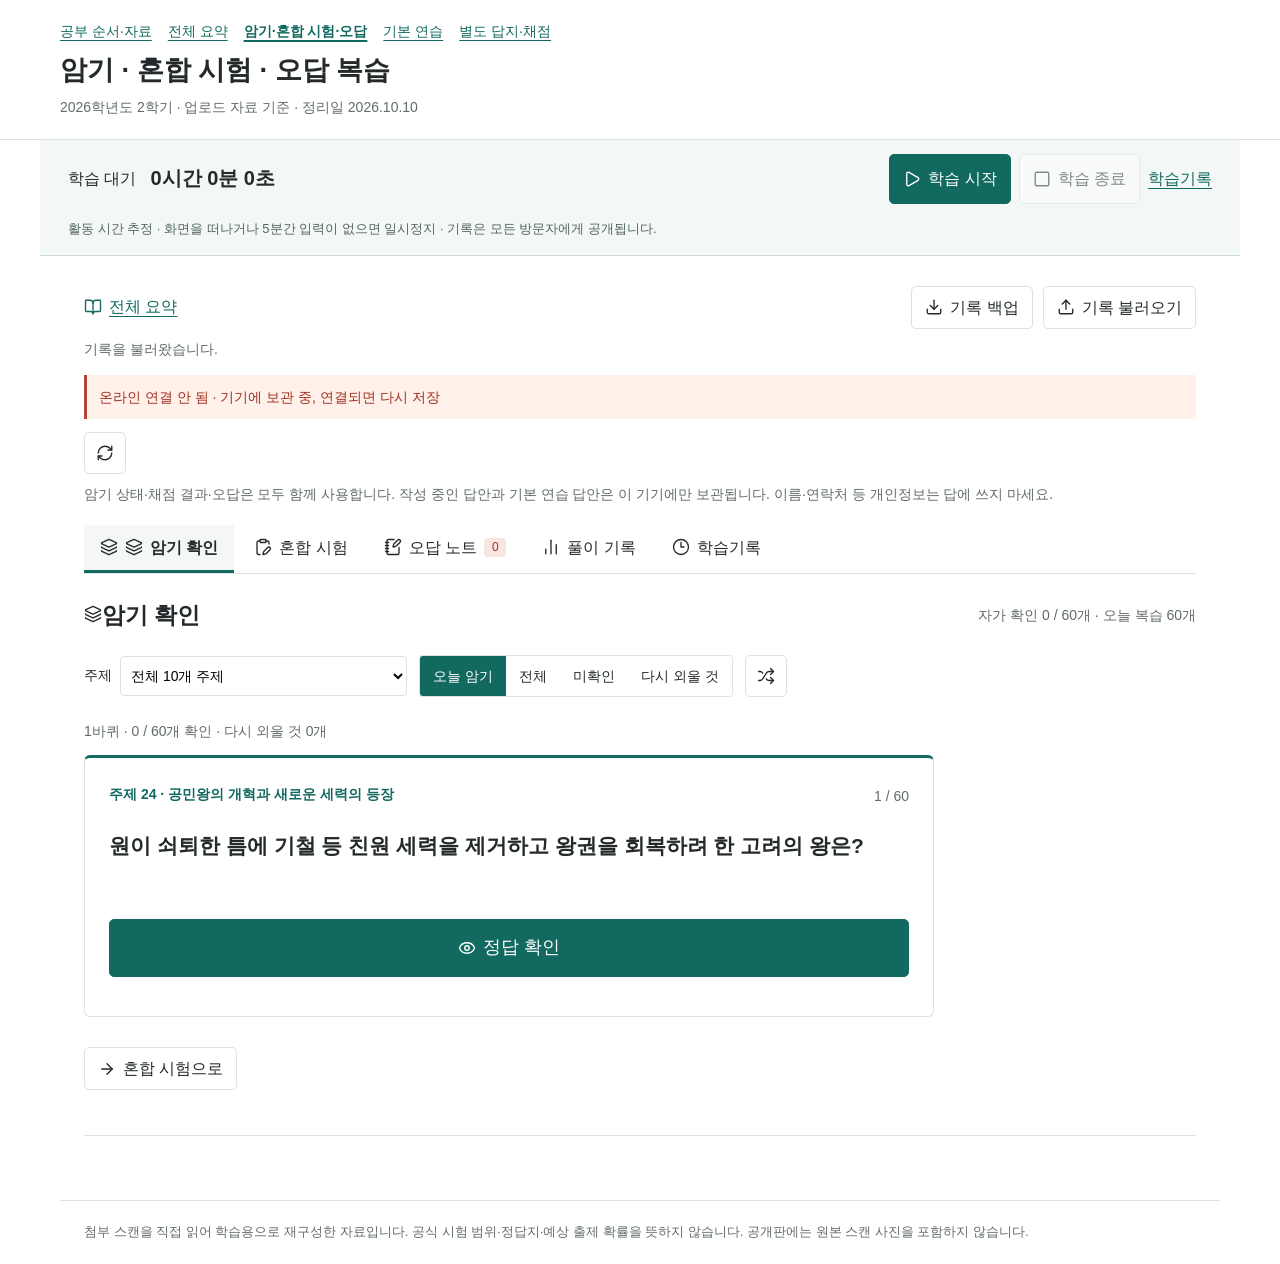
<file: learn.html>
<!doctype html><html lang="ko"><head><meta charset="utf-8"><meta name="viewport" content="width=device-width,initial-scale=1"><title>암기 · 혼합 시험 · 오답 복습 · 역사 2학기 중간</title><link rel="stylesheet" href="style.css"><link rel="stylesheet" href="activity.css?v=20261010-activity-1"><link rel="stylesheet" href="training.css?v=20261010-rounds-1"><script defer src="activity-core.js?v=20261010-activity-1"></script><script defer src="activity.js?v=20261010-activity-1"></script></head><body data-study-page="learn"><header><nav class="topnav" aria-label="문서"><a href="index.html" >공부 순서·자료</a><a href="study.html" >전체 요약</a><a href="learn.html" aria-current="page">암기·혼합 시험·오답</a><a href="practice.html" >기본 연습</a><a href="answer-key.html" >별도 답지·채점</a></nav><h1>암기 · 혼합 시험 · 오답 복습</h1><p>2026학년도 2학기 · 업로드 자료 기준 · 정리일 2026.10.10</p></header><div class="activity-bar no-print" aria-label="학습 시간"><div class="activity-status"><span id="activity-state" role="status">학습 대기</span><strong id="activity-clock">0시간 0분 0초</strong></div><div class="activity-controls"><button id="activity-start" class="primary"><i data-lucide="play" aria-hidden="true"></i><span id="activity-start-label">학습 시작</span></button><button id="activity-pause" hidden><i data-lucide="pause" aria-hidden="true"></i>일시정지</button><button id="activity-finish" disabled><i data-lucide="square" aria-hidden="true"></i>학습 종료</button><a href="learn.html#activity">학습기록</a></div><p class="activity-note">활동 시간 추정 · 화면을 떠나거나 5분간 입력이 없으면 일시정지 · 기록은 모든 방문자에게 공개됩니다.</p><p id="activity-local-warning" class="activity-note warning" hidden>이 기기에 저장할 수 없습니다. 창을 닫기 전에 기록을 백업해 주세요.</p></div><main class="training">
  <div class="training-head no-print"><a href="study.html"><i data-lucide="book-open" aria-hidden="true"></i>전체 요약</a><div class="actions"><button id="backup"><i data-lucide="download" aria-hidden="true"></i>기록 백업</button><label class="command" for="restore"><i data-lucide="upload" aria-hidden="true"></i>기록 불러오기</label><input id="restore" type="file" accept=".json,application/json" hidden></div></div>
  <p id="storage-status" class="status" role="status" aria-live="polite"></p>
  <div id="cloud-bar" class="no-print" hidden><p id="cloud-status" class="status" role="status" aria-live="polite"></p><button id="cloud-retry" class="icon-button" title="공용 기록 다시 연결" aria-label="공용 기록 다시 연결"><i data-lucide="refresh-cw" aria-hidden="true"></i></button><p class="meta">암기 상태·채점 결과·오답은 모두 함께 사용합니다. 작성 중인 답안과 기본 연습 답안은 이 기기에만 보관됩니다. 이름·연락처 등 개인정보는 답에 쓰지 마세요.</p></div>
  <nav class="learning-tabs no-print" aria-label="학습 단계"><button id="memory" data-tab="memory" aria-current="page"><i data-lucide="layers" aria-hidden="true"></i><i data-lucide="layers" aria-hidden="true"></i>암기 확인</button><button id="exams" data-tab="exams"><i data-lucide="clipboard-pen" aria-hidden="true"></i>혼합 시험</button><button id="wrong" data-tab="wrong"><i data-lucide="notebook-pen" aria-hidden="true"></i>오답 노트 <span id="wrong-badge">0</span></button><button id="history" data-tab="history"><i data-lucide="chart-no-axes-column" aria-hidden="true"></i>풀이 기록</button><button id="activity" data-tab="activity"><i data-lucide="clock-3" aria-hidden="true"></i>학습기록</button></nav>
  <section id="view-memory" class="learning-view"><div class="view-heading"><h2><i data-lucide="layers" aria-hidden="true"></i>암기 확인</h2><span id="memory-progress" class="meta"></span></div>
  <div class="filter-toolbar"><label>주제 <select id="memory-topic"><option value="all">전체 10개 주제</option><option value="24">24 · 공민왕의 개혁과 새로운 세력의 등장</option><option value="27">27 · 유교 국가 조선의 건국</option><option value="28">28 · 조선의 통치 체제 정비</option><option value="29">29 · 훈구와 사림의 갈등</option><option value="30">30 · 사림의 성장과 붕당의 형성</option><option value="31">31 · 왜란으로 고통받은 조선</option><option value="32">32 · 청에 무릎을 꿇은 조선</option><option value="33">33 · 양 난 이후 체제의 재정비</option><option value="34">34 · 더 심해진 붕당 간 대립</option><option value="35">35 · 탕평 정치의 시행</option></select></label><div class="segmented" aria-label="암기 상태"><button data-memory-filter="due" aria-pressed="true">오늘 암기</button><button data-memory-filter="all" aria-pressed="false">전체</button><button data-memory-filter="new" aria-pressed="false">미확인</button><button data-memory-filter="hard" aria-pressed="false">다시 외울 것</button></div><button id="memory-shuffle" class="icon-button" title="남은 카드 순서 섞기" aria-label="남은 카드 순서 섞기"><i data-lucide="shuffle" aria-hidden="true"></i></button></div>
  <p id="memory-round-progress" class="meta"></p>
  <div id="memory-empty" class="empty-state" role="status" hidden>해당하는 암기 항목이 없습니다.</div>
  <div id="memory-tool" class="memory-tool">
    <div class="view-heading"><span id="memory-topic-label" class="topic-number"></span><span id="memory-position" class="meta"></span></div>
    <h3 id="memory-prompt"></h3>
    <div class="actions"><button id="memory-reveal" class="primary"><i data-lucide="eye" aria-hidden="true"></i>정답 확인</button></div>
    <div id="memory-solution" hidden>
      <strong id="memory-correct"></strong>
      <div class="memory-rating-actions">
        <button id="memory-known" class="primary" title="정답을 보기 전에 떠올린 답이 맞았어요"><i data-lucide="check" aria-hidden="true"></i>혼자 맞혔어요</button>
        <button id="memory-hard" title="못 떠올렸거나 틀렸거나 정답을 보고 알았어요"><i data-lucide="rotate-ccw" aria-hidden="true"></i>다시 외울게요</button>
      </div>
      <details class="memory-explanation"><summary>해설 · 자료</summary><p id="memory-detail"></p><div id="memory-source"></div></details>
    </div>
  </div><div class="actions"><button id="memory-review" class="primary" hidden><i data-lucide="shuffle" aria-hidden="true"></i><span id="memory-review-label">모은 카드 섞어 복습</span></button></div><div class="actions"><button id="go-exams"><i data-lucide="arrow-right" aria-hidden="true"></i>혼합 시험으로</button></div></section>
  <section id="view-exams" class="learning-view" hidden><div id="exam-list"><div class="view-heading"><h2>전 범위 혼합 시험</h2><span class="meta">6회 · 회당 30문항 · 10개 주제</span></div><div class="table-wrap"><table><thead><tr><th>시험지</th><th>구성</th><th>풀이 상태</th><th>최고 기록</th><th>응시</th></tr></thead><tbody id="exam-rows"></tbody></table></div><div id="resume-review" class="actions"></div></div>
  <div id="workbench" hidden><div class="exam-toolbar no-print"><div class="view-heading"><h2 id="session-title"></h2><span id="exam-progress"></span></div><progress id="exam-meter" value="0" max="30" aria-label="시험 답 입력 진행"></progress><div class="actions"><button id="exam-back"><i data-lucide="arrow-left" aria-hidden="true"></i>시험 목록</button><button id="submit-exam" class="primary" type="submit" form="exam-form"><i data-lucide="check-check" aria-hidden="true"></i>채점하기</button><button id="print-exam"><i data-lucide="printer" aria-hidden="true"></i>인쇄</button></div></div><h2 id="print-session-title" class="print-only"></h2><p class="print-only">이름: ____________________　날짜: ____________________</p><div id="session-summary" class="notice" hidden></div><div id="result-tools" class="actions no-print" hidden><label><input id="only-wrong" type="checkbox"> 오답·미응답만</label><button id="result-retest"><i data-lucide="repeat-2" aria-hidden="true"></i>오답 변형 재시험</button></div><form id="exam-form"></form></div></section>
  <section id="view-wrong" class="learning-view" hidden><div class="view-heading"><h2>오답 노트</h2><span id="wrong-count" class="meta"></span></div><div class="filter-toolbar"><label>주제 <select id="wrong-topic"><option value="all">전체 10개 주제</option><option value="24">24 · 공민왕의 개혁과 새로운 세력의 등장</option><option value="27">27 · 유교 국가 조선의 건국</option><option value="28">28 · 조선의 통치 체제 정비</option><option value="29">29 · 훈구와 사림의 갈등</option><option value="30">30 · 사림의 성장과 붕당의 형성</option><option value="31">31 · 왜란으로 고통받은 조선</option><option value="32">32 · 청에 무릎을 꿇은 조선</option><option value="33">33 · 양 난 이후 체제의 재정비</option><option value="34">34 · 더 심해진 붕당 간 대립</option><option value="35">35 · 탕평 정치의 시행</option></select></label><div class="segmented" aria-label="오답 상태"><button data-wrong-filter="open" aria-pressed="true">복습 필요</button><button data-wrong-filter="resolved" aria-pressed="false">복습 완료</button><button data-wrong-filter="all" aria-pressed="false">전체 기록</button></div></div><div class="actions"><button id="start-review" class="primary"><i data-lucide="repeat-2" aria-hidden="true"></i>변형 재시험</button><span id="review-count" class="meta"></span></div><div id="wrong-empty" class="empty-state" hidden>아직 기록된 오답이 없습니다.</div><div class="table-wrap"><table id="wrong-table"><thead><tr><th><input id="select-all-wrong" type="checkbox" aria-label="현재 오답 모두 선택"></th><th>개념 · 최근 오답</th><th>틀린 횟수</th><th>상태</th><th>마지막 오답</th></tr></thead><tbody id="wrong-rows"></tbody></table></div></section>
  <section id="view-history" class="learning-view" hidden><div class="view-heading"><h2>풀이 기록</h2><span id="history-count" class="meta"></span></div><div id="history-stats" class="stats"></div><h3>주제별 정답</h3><div id="topic-stats" class="topic-stats"></div><h3>회차별 기록</h3><div id="history-empty" class="empty-state" hidden>아직 채점된 시험이 없습니다.</div><div class="table-wrap"><table><thead><tr><th>채점 시각</th><th>시험</th><th>맞힌 문항</th><th>점수</th><th>결과</th></tr></thead><tbody id="history-rows"></tbody></table></div></section>
  <section id="view-activity" class="learning-view" hidden><div class="view-heading"><h2>학습기록</h2><span class="meta">한국 시간 기준</span></div><div class="activity-filters"><label for="activity-date">날짜 <input id="activity-date" type="date"></label><button id="activity-prev" class="icon-button" title="전날" aria-label="전날"><i data-lucide="chevron-left" aria-hidden="true"></i></button><button id="activity-next" class="icon-button" title="다음 날" aria-label="다음 날"><i data-lucide="chevron-right" aria-hidden="true"></i></button><button id="activity-today">오늘</button><button id="activity-retry" class="icon-button" title="학습기록 다시 연결" aria-label="학습기록 다시 연결"><i data-lucide="refresh-cw" aria-hidden="true"></i></button><span id="activity-cloud-status" class="status" role="status"></span></div><div class="activity-summary"><div><strong id="activity-total">0시간 0분 0초</strong><span>활동 시간 합계 · 추정</span></div><div><strong id="activity-session-count">0구간</strong><span>학습 구간</span></div><div><strong id="activity-memory-count">0개</strong><span>암기 판단</span></div><div><strong id="activity-exam-count">0회</strong><span>채점 완료</span></div></div><p class="meta">정답을 보기 전 혼자 맞혔는지는 자가 판단 기록입니다. 같은 시간 여러 창에서 학습하면 각 구간이 따로 합산됩니다. 종료 버튼 없이 닫힌 구간은 마지막 저장 시각까지만 표시합니다. 새 상세 기록은 이번 업데이트 이후부터 남습니다.</p><p id="activity-empty" class="empty-state">이 날짜에 기록된 학습이 없습니다.</p><div id="activity-sessions"></div></section>
  <script id="training-data" type="application/json">{"materials":{"title":"2026학년도 2학기 역사 중간고사 준비","created":"2026-10-10","scope_status":"업로드 자료 기준의 임시 학습 범위. 학교가 공지한 공식 시험 범위와 시험일은 아직 확인하지 않음.","topics":[{"id":24,"title":"공민왕의 개혁과 새로운 세력의 등장","textbook":"88~89","print_page":1,"print_file":"Scan_20261009_095724.jpg","book":[{"page":98,"role":"핵심 정리","file":"Scan_20261005_222341.jpg"},{"page":99,"page_inferred":true,"role":"교과서 풀이","file":"Scan_20261005_222412.jpg"}]},{"id":27,"title":"유교 국가 조선의 건국","textbook":"104~109","print_page":2,"print_file":"Scan_20261009_095748.jpg","book":[{"page":118,"role":"핵심 정리","file":"Scan_20261005_222449.jpg"},{"page":119,"role":"교과서 풀이","file":"Scan_20261005_222504.jpg"}]},{"id":28,"title":"조선의 통치 체제 정비","textbook":"110~115","print_page":3,"print_file":"Scan_20261009_095759.jpg","book":[{"page":120,"role":"핵심 정리","file":"Scan_20261005_222517.jpg"},{"page":121,"role":"교과서 풀이","file":"Scan_20261005_222531.jpg"}]},{"id":29,"title":"훈구와 사림의 갈등","textbook":"116~119","print_page":4,"print_file":"Scan_20261009_095812.jpg","book":[{"page":126,"role":"핵심 정리","file":"Scan_20261005_222601.jpg"},{"page":127,"role":"교과서 풀이","file":"Scan_20261005_222617.jpg"}]},{"id":30,"title":"사림의 성장과 붕당의 형성","textbook":"120~121","print_page":5,"print_file":"Scan_20261009_095821.jpg","book":[{"page":128,"role":"핵심 정리","file":"Scan_20261005_222637.jpg"},{"page":129,"page_inferred":true,"role":"교과서 풀이","file":"Scan_20261005_222712.jpg"}]},{"id":31,"title":"왜란으로 고통받은 조선","textbook":"122~125","print_page":6,"print_file":"Scan_20261009_095839.jpg","book":[{"page":132,"role":"핵심 정리","file":"Scan_20261005_222725.jpg"},{"page":133,"role":"교과서 풀이","file":"Scan_20261005_222806.jpg"}]},{"id":32,"title":"청에 무릎을 꿇은 조선","textbook":"126~127","print_page":7,"print_file":"Scan_20261009_095849.jpg","book":[{"page":134,"role":"핵심 정리","file":"Scan_20261005_222822.jpg"},{"page":135,"page_inferred":true,"role":"교과서 풀이","file":"Scan_20261005_222838.jpg"}]},{"id":33,"title":"양 난 이후 체제의 재정비","textbook":"134~137","print_page":8,"print_file":"Scan_20261009_095908.jpg","book":[{"page":146,"role":"핵심 정리","file":"Scan_20261005_222905.jpg"},{"page":147,"page_inferred":true,"role":"교과서 풀이","file":"Scan_20261005_222924.jpg"}]},{"id":34,"title":"더 심해진 붕당 간 대립","textbook":"138~139","print_page":9,"print_file":"Scan_20261009_095918.jpg","book":[{"page":148,"role":"핵심 정리","file":"Scan_20261010_073422.jpg"},{"page":149,"page_inferred":true,"role":"교과서 풀이","file":"Scan_20261010_073456.jpg"}]},{"id":35,"title":"탕평 정치의 시행","textbook":"140~143","print_page":10,"print_file":"Scan_20261009_095931.jpg","book":[{"page":150,"role":"핵심 정리","file":"Scan_20261010_082820.jpg"},{"page":151,"role":"교과서 풀이","file":"Scan_20261010_082840.jpg"}]}],"public":true},"data":{"version":1,"recall":{"T24-K1":{"prompt":"원이 쇠퇴한 틈에 기철 등 친원 세력을 제거하고 왕권을 회복하려 한 고려의 왕은?","answer":"공민왕"},"T24-K2":{"prompt":"공민왕이 빼앗긴 토지와 불법으로 노비가 된 양인의 신분을 되돌리려고 설치한 기구는?","answer":"전민변정도감"},"T24-K3":{"prompt":"홍건적·왜구 격퇴로 성장했으며 요동 정벌에 반대하고 뒤에 조선을 세운 인물은?","answer":"이성계"},"T24-K4":{"prompt":"성리학을 받아들이고 과거로 진출해 불법 농장 확대와 불교계의 타락을 비판한 고려 말 세력은?","answer":"신진 사대부"},"T24-K5":{"prompt":"정도전과 정몽주는 고려 왕조의 미래에 대해 각각 어떤 입장이었나요? 두 인물의 입장을 쓰세요.","answer":"정도전: 새 왕조 개창 / 정몽주: 고려 왕조 유지·온건한 개혁"},"T24-K6":{"prompt":"공민왕이 이자춘 등 동북 지역 세력의 도움으로 공격해 영토를 회복한 원의 통치 기구는?","answer":"쌍성총관부"},"T27-K1":{"prompt":"이성계가 요동 공격 명령을 거부하고 군사를 돌려 개경으로 돌아온 사건은?","answer":"위화도 회군"},"T27-K2":{"prompt":"관리의 등급에 따라 토지에서 세금을 거둘 권리인 수조권을 지급한 제도는?","answer":"과전법"},"T27-K3":{"prompt":"사병을 없애 군사권을 장악하고 호패법으로 인구를 파악한 조선의 왕은?","answer":"태종(이방원)"},"T27-K4":{"prompt":"집현전에서 학자를 기르고 경연을 활성화해 왕권과 신권의 조화를 추구한 왕은?","answer":"세종"},"T27-K5":{"prompt":"충신·효자·열녀의 모범 사례를 모아 유교 윤리를 보급한 책은?","answer":"삼강행실도"},"T27-K6":{"prompt":"조선의 기후와 토지에 맞는 농법을 보급한 책은?","answer":"농사직설"},"T28-K1":{"prompt":"경국대전의 편찬을 시작한 왕과 완성한 왕을 순서대로 쓰세요.","answer":"세조 → 성종"},"T28-K2":{"prompt":"조선의 언론·견제 기관인 3사에 속하는 기관 세 곳을 모두 쓰세요.","answer":"사헌부·사간원·홍문관"},"T28-K3":{"prompt":"조선이 전국 8도에 파견한 지방관은?","answer":"관찰사"},"T28-K4":{"prompt":"한양의 유교 교육 기관과 지방의 유교 교육 기관을 순서대로 쓰세요.","answer":"성균관 → 향교"},"T28-K5":{"prompt":"공문 전달·사신 접대에 말과 숙박을 제공한 기관, 국경의 급한 소식을 전한 통신 제도를 순서대로 쓰세요.","answer":"역 → 봉수"},"T28-K6":{"prompt":"명에는 사대, 여진·일본 등 이웃에는 교린 관계를 맺은 조선 전기의 외교 원칙은?","answer":"사대교린"},"T29-K1":{"prompt":"훈구와 사림은 각각 어떤 정치 방향을 주장했나요? 두 세력의 주장을 쓰세요.","answer":"훈구: 중앙 권력 강화 / 사림: 왕도 정치·향촌 자치"},"T29-K2":{"prompt":"훈구를 견제하려 사림을 등용했고 사림이 주로 3사에서 활동한 시기의 왕은?","answer":"성종"},"T29-K3":{"prompt":"연산군 때 사화의 빌미가 된 조의제문을 쓴 인물은?","answer":"김종직"},"T29-K4":{"prompt":"조광조의 개혁 중 추천으로 인재를 등용한 제도, 폐지한 도교 제사 관청, 거짓 공훈을 지운 조치를 순서대로 쓰세요.","answer":"현량과 → 소격서 폐지 → 위훈 삭제"},"T29-K5":{"prompt":"조광조의 개혁이 좌절된 배경을 훈구의 반응과 중종의 태도로 나누어 쓰세요.","answer":"훈구: 기득권을 위협받아 반발 / 중종: 강도 높은 개혁에 부담을 느낌"},"T29-K6":{"prompt":"사화로 중앙에서 밀려난 사림이 지방에서 세력을 유지한 두 기반은?","answer":"서원과 향약"},"T30-K1":{"prompt":"유교 선현에게 제사를 올리고 성리학을 연구·교육한 사림의 공간은?","answer":"서원"},"T30-K2":{"prompt":"어려움을 겪는 이웃을 함께 돕는다는 향약의 덕목은?","answer":"환난상휼"},"T30-K3":{"prompt":"백성들이 옳다고 여기는 의견으로 오늘날의 여론과 비슷한 뜻의 말은?","answer":"공론"},"T30-K4":{"prompt":"16세기 후반 사림을 본격적으로 등용해 사림이 정치 주도권을 잡게 된 왕은?","answer":"선조"},"T30-K5":{"prompt":"사림이 동인과 서인으로 갈라질 때 처리 방식을 두고 입장이 달랐던 두 정치 세력은?","answer":"훈구와 외척"},"T30-K6":{"prompt":"훈구·외척 중에도 청렴한 사람은 포용할 수 있다고 본 붕당은?","answer":"서인"},"T31-K1":{"prompt":"일본을 통일하고 국내 불만을 돌리며 통합을 강화하려 조선 침략을 준비한 인물은?","answer":"도요토미 히데요시"},"T31-K2":{"prompt":"1592년에 시작된 왜란과 1597년 일본의 재침략을 각각 무엇이라고 하나요? 연도 순서대로 쓰세요.","answer":"임진왜란 → 정유재란"},"T31-K3":{"prompt":"한산도 대첩에서 수군을 이끌었고 명량·노량 해전에서 활약한 인물은?","answer":"이순신"},"T31-K4":{"prompt":"왜란 때 관리·유학자·농민·승려 등이 자발적으로 조직해 일본군에 맞선 군대는?","answer":"의병"},"T31-K5":{"prompt":"왜란 뒤 전공을 세운 백성의 신분 상승과 노비 문서 소실로 동요한 사회 질서는?","answer":"신분 질서"},"T31-K6":{"prompt":"도요토미 정권 붕괴 뒤 일본에 들어선 정권은?","answer":"에도 막부"},"T32-K1":{"prompt":"광해군이 쇠퇴하는 명과 성장하는 후금 사이에서 균형을 추구한 외교는?","answer":"중립 외교"},"T32-K2":{"prompt":"1623년 인조반정으로 즉위한 왕과 명을 가까이하고 후금을 배척한 외교 정책을 쓰세요.","answer":"인조 / 친명배금"},"T32-K3":{"prompt":"1627년 후금의 침입 뒤 형제 관계를 맺기로 약속한 전쟁은?","answer":"정묘호란"},"T32-K4":{"prompt":"병자호란 뒤 조선이 사대 관계를 맺은 나라와 그 나라와의 관계를 쓰세요.","answer":"청 / 군신 관계"},"T32-K5":{"prompt":"청과 협상해 나라와 백성을 지키자는 주장, 명에 대한 의리를 지키며 항전하자는 주장을 순서대로 쓰세요.","answer":"주화론 → 주전론"},"T32-K6":{"prompt":"청에 당한 굴욕을 씻고 명의 원수를 갚기 위해 청을 공격하자는 주장은?","answer":"북벌론"},"T33-K1":{"prompt":"임시 국방 기구였다가 양난 이후 주요 국정을 맡아 의정부 역할을 흡수한 기구는?","answer":"비변사"},"T33-K2":{"prompt":"훈련도감을 비롯해 한성과 주변을 방어한 조선 후기 중앙 군사 체제는?","answer":"5군영"},"T33-K3":{"prompt":"양반부터 노비까지 편성하고 평상시에는 생업에 종사하다 전쟁 때 동원한 지방 군대는?","answer":"속오군"},"T33-K4":{"prompt":"지역 특산물 대신 쌀·옷감·동전 등을 토지 면적에 따라 내게 한 공납 개편 제도는?","answer":"대동법"},"T33-K5":{"prompt":"대동법 시행 전에는 모든 집에 공납을 부과했습니다. 시행 뒤에는 무엇을 기준으로 납부량을 정했나요?","answer":"소유한 토지의 면적"},"T33-K6":{"prompt":"대동법의 확대와 동전의 활발한 유통을 주장한 인물은?","answer":"김육"},"T34-K1":{"prompt":"경신대기근 때 백성을 구제하기 위해 협력한 두 붕당을 쓰세요.","answer":"서인과 남인"},"T34-K2":{"prompt":"흉년에 가난한 백성을 돕는 일, 저장 곡식을 필요할 때 빌려주는 제도를 순서대로 쓰세요.","answer":"진휼 → 환곡"},"T34-K3":{"prompt":"효종·효종비 장례 때 자의대비의 상복 기간을 두고 벌어진 서인·남인의 논쟁은?","answer":"예송"},"T34-K4":{"prompt":"붕당 대립을 이용해 왕권을 강화한 왕, 집권 붕당이 급격히 교체되는 현상을 순서대로 쓰세요.","answer":"숙종 → 환국"},"T34-K5":{"prompt":"서인에서 갈라진 붕당 중 남인 처리에 강경했던 붕당과 온건했던 붕당을 순서대로 쓰세요.","answer":"노론 → 소론"},"T34-K6":{"prompt":"1670~1671년 추위·가뭄·홍수·전염병 등이 겹쳐 전국적으로 발생한 대기근은?","answer":"경신대기근"},"T35-K1":{"prompt":"탕평비를 세우고 서원을 정리했으며 속대전을 편찬한 왕은?","answer":"영조"},"T35-K2":{"prompt":"영조가 성인 남성의 군포 부담을 2필에서 1필로 줄인 제도는?","answer":"균역법"},"T35-K3":{"prompt":"정조가 자신의 정책을 뒷받침할 젊은 관료를 양성하고 서얼에게도 기회를 준 기관은?","answer":"규장각"},"T35-K4":{"prompt":"정조가 왕을 지키는 특별 부대로 조직해 왕권의 군사적 기반을 강화한 것은?","answer":"장용영"},"T35-K5":{"prompt":"정조가 사도세자 무덤 근처에 농업·상업·방어 기능을 갖춘 모델 도시로 조성한 곳은?","answer":"수원 화성"},"T35-K6":{"prompt":"시전 상인이 난전을 단속할 수 있었고 정조가 일부 폐지한 특권은?","answer":"금난전권"}},"groups":[{"topic":24,"items":[{"name":"반원 개혁","answer":"공민왕","wrong":["광종","태종","영조"],"asks":["원이 쇠퇴한 틈에 기철 등 친원 세력을 제거하고 왕권을 회복하려 한 고려의 왕은?","정동행성의 일부 기능 폐지와 쌍성총관부 공격을 추진한 왕은?","신돈을 등용해 토지·신분 개혁을 추진했으나 암살로 개혁이 중단된 고려의 왕은?"],"detail":"공민왕은 친원 세력을 제거하고 원의 간섭에서 벗어나 왕권과 영토를 회복하려 했다.","review":["공민왕의 개혁을 당시 국제 정세와 바르게 연결한 것은?","원의 쇠퇴를 이용해 친원 세력을 제거했다.","원의 세력 확대에 맞춰 기철을 보호했다.","일본의 통일을 돕기 위해 에도 막부를 세웠다.","청과의 군신 관계를 강화하려 탕평비를 세웠다."]},{"name":"토지·신분 개혁 기구","answer":"전민변정도감","wrong":["집현전","비변사","규장각"],"asks":["공민왕이 빼앗긴 토지와 불법으로 노비가 된 사람의 문제를 바로잡으려고 설치한 기구는?","신돈을 등용해 토지는 원래 주인에게, 노비가 된 양인은 원래 신분으로 돌려주려 한 기구는?","권문세족의 불법적인 토지·노비 확대를 바로잡는 공민왕의 정책 기구는?"],"detail":"전민변정도감은 토지와 신분 문제를 함께 바로잡으려 한 기구이다.","review":["전민변정도감의 조치로 적절한 것은?","빼앗긴 토지를 돌려주고 불법으로 노비가 된 양인의 신분을 회복시켰다.","성인 남성의 군포를 2필에서 1필로 줄였다.","왕의 정책을 도울 젊은 관료를 규장각에서 길렀다.","관리에게 토지의 소유권을 등급별로 나누어 주었다."]},{"name":"신흥 무인","answer":"이성계","accept":["태조","태조 이성계"],"asks":["홍건적·왜구 격퇴로 성장한 무인 중 최영의 요동 정벌에 반대하고 뒤에 조선을 세운 인물은?","최영과 함께 신흥 무인으로 성장했지만 요동 공격 명령에 반대해 군사를 돌린 인물은?","고려 말 무인으로 성장해 위화도 회군 뒤 권력을 장악하고 조선의 태조가 된 인물은?"],"detail":"최영과 이성계는 무인, 정도전과 정몽주는 신진 사대부이다. 요동 정벌에 이성계는 반대했다.","review":["고려 말 인물과 역할의 연결로 옳은 것은?","최무선은 화포를 제작해 왜구를 격퇴했다.","정몽주는 화포 제작을 주도한 무인이었다.","최영은 새 왕조 개창을 주장한 신진 사대부였다.","이성계는 명의 요동 요구를 이유로 끝까지 정벌을 강행했다."]},{"name":"신진 사대부","answer":"신진 사대부","wrong":["권문세족","시전 상인","북인"],"asks":["성리학을 받아들이고 과거로 진출해 불법 농장 확대와 불교계의 타락을 비판한 고려 말 세력은?","정도전·정몽주가 속했으며 공민왕 개혁을 뒷받침한 새로운 지식인 세력은?","원과의 학문 교류 속에 성리학을 수용하고 현실 개혁을 주장한 세력은?"],"detail":"신진 사대부는 성리학을 개혁 사상으로 받아들였고 고려 왕조 유지 여부를 두고 갈라졌다.","review":["신진 사대부에 대한 설명으로 옳은 것은?","성리학을 수용했지만 고려 왕조 유지 여부에는 입장 차이가 있었다.","모두 조선 건국에 반대해 정몽주와 같은 입장이었다.","모두 군사적 공로만으로 관직에 진출했다.","불법 농장 확대와 불교계의 타락을 적극 옹호했다."]},{"name":"정도전·정몽주 비교","answer":"정도전 - 새 왕조 / 정몽주 - 고려 유지","wrong":["정도전 - 고려 유지 / 정몽주 - 새 왕조","정도전 - 요동 정벌 반대 / 정몽주 - 화포 제작","정도전 - 금난전권 폐지 / 정몽주 - 균역법"],"asks":["고려 왕조의 미래를 둘러싼 신진 사대부의 입장을 바르게 연결한 것은?","급진적 개혁과 온건한 개혁을 대표하는 두 인물의 입장을 바르게 묶은 것은?","새 나라를 세우자는 주장과 기존 왕조 안에서 개혁하자는 주장을 바르게 연결한 것은?"],"detail":"정도전은 새 왕조 개창, 정몽주는 고려 유지와 온건한 개혁을 주장했다.","review":["'왕조를 유지하면서 개혁해야 한다'는 주장과 가장 가까운 인물은?","정몽주","정도전","기철","도요토미 히데요시"]},{"name":"영토 회복","answer":"쌍성총관부","asks":["공민왕이 이자춘 등 동북 지역 세력의 도움으로 공격해 영토를 회복한 원의 통치 기구는?","공민왕의 반원 개혁에서 동북 지역 영토 회복과 연결되는 통치 기구 이름은?","공민왕이 공격한 원의 동북 지역 통치 기구로, 정동행성과 구별해야 하는 것은?"],"detail":"정동행성 일부 기능 폐지는 간섭 축소, 쌍성총관부 공격은 동북 지역 영토 회복이다.","review":["공민왕의 정책과 목적을 바르게 연결한 것은?","쌍성총관부 공격 - 동북 지역 영토 회복","정동행성 일부 기능 폐지 - 원의 간섭 확대","전민변정도감 설치 - 시전 상인의 독점 강화","친원 세력 제거 - 기철의 권력 확대"]}]},{"topic":27,"items":[{"name":"조선 건국의 계기","answer":"위화도 회군","wrong":["인조반정","정유재란","경신대기근"],"asks":["이성계가 요동 공격 명령을 거부하고 군사를 돌려 개경으로 돌아온 사건은?","1388년 군사를 돌려 권력을 장악하고 조선 건국으로 이어진 사건은?","요동 정벌에 반대한 이성계가 압록강 부근에서 군대를 돌린 사건은?"],"detail":"위화도 회군(1388) 뒤 개혁과 세력 재편이 이어졌고 조선은 1392년에 건국되었다.","review":["조선 건국의 흐름을 바르게 배열한 것은?","위화도 회군 → 조선 건국 → 태종의 왕권 강화","조선 건국 → 위화도 회군 → 태종의 왕권 강화","태종의 왕권 강화 → 위화도 회군 → 조선 건국","위화도 회군 → 세종의 집현전 설치 → 조선 건국"]},{"name":"과전법","answer":"과전법","wrong":["대동법","균역법","호패법"],"asks":["관리의 등급에 따라 토지에서 세금을 거둘 권리를 지급한 제도는?","새 관리들의 경제 기반을 마련하고 권문세족의 경제력을 약화하려 한 토지 제도는?","토지 소유권 자체가 아니라 수조권을 관리에게 지급한 제도는?"],"detail":"과전법은 관리의 수조권 지급이다. 공납을 바꾼 대동법, 군포를 줄인 균역법과 다르다.","review":["'과전법은 관리에게 토지 소유권을 나눠 주었다'를 바르게 고친 것은?","토지에서 세금을 거둘 권리인 수조권을 지급했다.","군포를 내지 않을 권리를 지급했다.","시전 상인에게 난전 단속권을 지급했다.","모든 농민의 토지를 나라가 몰수했다."]},{"name":"태종의 왕권 강화","answer":"태종","accept":["이방원","태종 이방원"],"asks":["사병을 없애 군사권을 장악하고 호패법으로 인구를 파악한 조선의 왕은?","정도전을 제거한 뒤 즉위해 국왕 중심 정치를 강화한 이방원의 왕호는?","집현전을 설치한 세종과 달리 사병 폐지·호패법으로 묶이는 왕은?"],"detail":"태종은 사병 폐지·호패법, 세종은 집현전·경연 활성화로 구별한다.","review":["태종과 세종의 정책을 바르게 비교한 것은?","태종 - 사병 폐지 / 세종 - 집현전 설치","태종 - 훈민정음 창제 / 세종 - 사병 폐지","태종 - 균역법 / 세종 - 금난전권 폐지","태종 - 규장각 / 세종 - 장용영"]},{"name":"세종의 유교 정치","answer":"세종","wrong":["태종","세조","숙종"],"asks":["집현전에서 학자를 기르고 경연을 활성화해 왕권과 신권의 조화를 추구한 왕은?","훈민정음을 만들고 신하들과 경전·국정을 논의하며 유교적 이상 정치를 추진한 왕은?","강화된 왕권을 바탕으로 재상의 권한도 존중하며 집현전·경연을 활용한 왕은?"],"detail":"경연은 왕과 신하가 경전과 국정을 함께 논의하는 자리이다. 집현전은 학문 연구·학자 양성 기관이다.","review":["세종의 정치 방향에 가장 가까운 것은?","강화된 왕권을 바탕으로 신하와 논의하며 유교적 이상 정치를 추구했다.","집현전과 경연을 모두 폐지해 재상의 권한을 약화했다.","숙종의 환국을 처음 실시해 상대 붕당을 몰아냈다.","서얼을 규장각 검서관으로 등용하고 수원 화성을 건설했다."]},{"name":"유교 윤리 보급","answer":"삼강행실도","wrong":["농사직설","칠정산","속대전"],"asks":["충신·효자·열녀의 모범 사례를 모아 유교 윤리를 보급한 책은?","일반 백성에게도 충·효 등 유교적 덕목을 전하려 사례를 모아 편찬한 책은?","농법이나 역법이 아니라 모범적인 행실을 통해 백성을 교화하려 한 책은?"],"detail":"삼강행실도는 윤리 사례, 농사직설은 농법, 칠정산은 역법이다. 왕도 정치는 덕으로 다스리는 정치이다.","review":["왕도 정치와 민본주의를 바르게 설명한 것은?","덕으로 다스리고 백성을 나라의 근본으로 여긴다.","형벌만으로 다스리고 백성의 생활은 돌보지 않는다.","오늘날의 민주주의와 의미가 완전히 같다.","시전 상인의 독점을 보장하는 상업 원리이다."]},{"name":"농법과 과학 기술","answer":"농사직설","accept":["농사 직설"],"asks":["조선의 기후와 토지에 맞는 농법을 보급한 책은?","강우량 측정 기구인 측우기와 구별되는, 조선 농민의 농법을 정리한 책은?","칠정산이 역법이라면 조선의 실정에 맞는 농사 방법을 담은 책은?"],"detail":"농사직설=농법, 칠정산=역법, 측우기=강우량, 앙부일구=시간으로 연결한다.","review":["과학 기술과 기능을 바르게 연결한 것은?","측우기 - 강우량 측정","앙부일구 - 군포 수납","칠정산 - 충신·효자 사례집","농사직설 - 왕의 특별 사법 기구"]}]},{"topic":28,"items":[{"name":"경국대전과 왕별 정책","answer":"세조 - 편찬 시작 / 성종 - 완성","wrong":["성종 - 편찬 시작 / 세조 - 완성","태종 - 편찬 시작 / 정조 - 완성","영조 - 편찬 시작 / 숙종 - 완성"],"asks":["조선의 기본 법전인 경국대전의 편찬 시작과 완성 시기를 바르게 연결한 것은?","정부 조직과 운영 규칙을 담은 경국대전의 편찬 과정을 바르게 설명한 것은?","집현전·경연을 폐지한 왕과 홍문관·경연을 복원한 왕의 법전 편찬 역할을 바르게 연결한 것은?"],"detail":"세조는 편찬 시작·집현전과 경연 폐지, 성종은 완성·홍문관과 경연 복원이다.","review":["성종의 정책으로 옳은 것은?","경국대전을 완성하고 홍문관과 경연을 활용했다.","집현전과 경연을 폐지하고 재상 권한을 약화했다.","균역법으로 군포를 절반으로 줄였다.","금난전권을 일부 폐지하고 화성을 건설했다."]},{"name":"중앙 기관과 3사","answer":"사헌부·사간원·홍문관","wrong":["의정부·6조·의금부","승정원·향교·역","규장각·장용영·시전"],"asks":["조선에서 왕에게 간쟁하고 관리의 부정부패를 비판하는 3사에 해당하는 것은?","언론 기능으로 권력 집중과 부패를 막은 세 기관을 바르게 묶은 것은?","고려의 재정 기구와 달리 조선에서 언론·견제 역할을 한 기관 묶음은?"],"detail":"조선 3사는 사헌부·사간원·홍문관이다. 승정원은 비서, 의금부는 특별 사법 기구이다.","review":["중앙 정치 기구와 역할의 연결로 옳은 것은?","승정원 - 왕의 비서 기관","의금부 - 지방 유교 교육","홍문관 - 시전 상인의 난전 단속","사간원 - 국경 봉수 운영만 담당"]},{"name":"지방 행정","answer":"관찰사","asks":["조선이 전국 8도에 파견한 지방관은?","군현의 수령과 구별되는, 도 단위에 파견된 지방관 이름은?","8도에는 ( ), 그 아래 군현에는 수령을 파견했다. 빈칸은?"],"detail":"8도에는 관찰사, 군현에는 수령을 파견했다. 수령은 행정·군사·사법을 맡았다.","review":["조선의 지방 통치에 대한 설명으로 옳은 것은?","8도에 관찰사, 군현에 수령을 파견했다.","8도에 시전 상인, 군현에 청 황제를 파견했다.","중앙의 행정 권한은 지방에 전혀 미치지 않았다.","모든 지방에는 왕실만 교육하는 집현전을 설치했다."]},{"name":"교육·관리 선발","answer":"성균관 - 한양 / 향교 - 지방","wrong":["성균관 - 지방 / 향교 - 한양","서원 - 군대 / 향약 - 국왕 비서","의금부 - 과거 시험장 / 승정원 - 향촌 규약"],"asks":["조선의 유교 교육 기관과 위치를 바르게 연결한 것은?","중앙과 지방의 유교 교육을 담당한 관학의 연결로 옳은 것은?","한양의 교육 기관과 각 지역의 유교 교육 기관을 바르게 묶은 것은?"],"detail":"성균관은 한양, 향교는 지방의 유교 교육 기관이다. 과거는 관리 선발 시험이며 음서도 남았다.","review":["조선의 관리 선발에 대한 설명으로 옳은 것은?","과거는 유교 경전과 현안 해결 등을 묻는 관리 선발 시험이었다.","음서만으로 모든 고위 관직에 제한 없이 진출했다.","과거는 군포를 납부하는 제도였다.","향교는 왕을 지키는 특별 군대였다."]},{"name":"교통·통신","answer":"역 - 공문·사신 / 봉수 - 긴급 소식","wrong":["역 - 선현 제사 / 봉수 - 과거 선발","역 - 난전 단속 / 봉수 - 군포 감면","역 - 상복 기간 / 봉수 - 토지 수조권"],"asks":["역과 봉수의 역할을 바르게 연결한 것은?","말·숙박을 제공하는 기관과 국경의 급한 소식을 전달하는 통신 제도의 연결로 옳은 것은?","공문 전달·사신 접대와 국경 상황의 신속한 전달을 담당한 제도를 바르게 묶은 것은?"],"detail":"역은 공문·사신·말·숙박, 봉수는 긴급 소식 전달이다. 군역은 16~60세 양인 남성이 부담했다.","review":["국경에서 급한 소식을 중앙에 빨리 전하려 한다. 가장 관련 깊은 것은?","봉수","삼강행실도","현량과","금난전권"]},{"name":"사대교린 외교","answer":"사대교린","accept":["사대 교린","사대교린 외교"],"asks":["명에는 사대, 여진·일본 등 이웃에는 교린 관계를 맺은 조선 전기의 외교 원칙은?","명과의 조공·책봉, 이웃 나라와의 교역·군사 대응을 함께 가리키는 외교 원칙은?","큰 나라를 섬기고 이웃과 사귀어 안정과 실리를 추구한 외교 원칙을 네 글자로 쓰세요."],"detail":"사대의 대상은 명, 교린의 대상은 여진·일본 등이다. 4군 6진은 여진, 쓰시마섬 정벌은 왜구 대응이다.","review":["조선 전기의 대외 관계를 바르게 연결한 것은?","여진 - 4군 6진 / 왜구 - 쓰시마섬 정벌","명 - 쓰시마섬 정벌 / 일본 - 4군 6진","여진 - 왕실 상복 논쟁 / 명 - 금난전권 폐지","일본 - 항상 군사 대응 없이 무제한 교역"]}]},{"topic":29,"items":[{"name":"훈구와 사림","answer":"훈구 - 중앙 권력 / 사림 - 왕도 정치·향촌 자치","wrong":["훈구 - 향촌 자치 / 사림 - 시전 독점","훈구 - 난전 단속 / 사림 - 청 황제 책봉","훈구 - 서얼 등용 / 사림 - 장용영 조직"],"asks":["훈구와 사림의 정치 지향을 바르게 비교한 것은?","세조의 즉위 공신 중심 세력과 지방 유학자의 영향을 받은 세력의 입장을 바르게 연결한 것은?","중앙 권력 강화를 주장한 세력과 향촌 자치를 중시한 세력의 연결로 옳은 것은?"],"detail":"훈구는 공신·왕실 혼인 관계 등을 기반으로 성장했다. 사림은 왕도 정치와 향촌 자치를 주장했다.","review":["훈구의 폐단을 비판하는 사례로 가장 적절한 것은?","고위 관직과 토지·노비를 독점하고 농민에게 고리대를 강요했다.","서원에서 성리학 연구와 교육을 진행했다.","향약으로 어려운 이웃을 서로 돕도록 했다.","왕에게 유교 경전에 따른 정치를 건의했다."]},{"name":"사림 등용","answer":"성종","wrong":["연산군","숙종","영조"],"asks":["훈구를 견제하려 사림을 등용했고 사림이 주로 3사에서 활동한 시기의 왕은?","지방에서 성장한 사림을 중앙 정치에 기용해 훈구와 균형을 이루려 한 왕은?","경국대전을 완성한 왕이기도 하며 훈구 견제를 위해 사림을 등용한 왕은?"],"detail":"성종의 사림 등용과 중종 때 조광조 개혁을 구별한다.","review":["성종이 사림을 등용한 정치적 목적은?","훈구를 견제해 권력의 균형을 유지하려 했다.","시전 상인에게 난전 단속권을 주려 했다.","왕실의 상복 기간을 정하려 했다.","일본에 에도 막부를 세우려 했다."]},{"name":"조의제문","answer":"김종직","asks":["연산군 때 사화의 빌미가 된 조의제문을 쓴 인물은?","세조가 단종의 왕위를 빼앗은 일을 비판한 것으로 해석된 조의제문의 저자는?","조광조의 현량과와 구별해야 하는, 조의제문을 작성한 사림 인물은?"],"detail":"조의제문은 김종직, 현량과·소격서 폐지·위훈 삭제는 조광조와 연결한다.","review":["조의제문과 관련된 설명으로 옳은 것은?","연산군 때 사화를 일으키는 빌미가 되었다.","정조가 수원 화성을 건설할 때 작성한 법전이었다.","영조가 군포를 줄이기 위해 제정한 세금이었다.","인조가 청과 군신 관계를 맺은 조약이었다."]},{"name":"조광조 개혁","answer":"현량과·소격서 폐지·위훈 삭제","wrong":["호패법·사병 폐지·집현전 폐지","균역법·속대전·탕평비","규장각·장용영·수원 화성"],"asks":["중종 때 조광조가 추진한 개혁으로만 묶인 것은?","추천 인재 등용, 도교 제사 금지, 거짓 공훈 정리를 연결한 정책 묶음은?","성리학적 왕도 정치의 회복을 추구한 조광조의 정책 묶음은?"],"detail":"현량과는 추천 등용, 소격서 폐지는 도교 제사 관청 폐지, 위훈 삭제는 거짓 공훈 삭제이다.","review":["위훈 삭제의 의미로 옳은 것은?","실제 공이 없는데도 공신이 된 사람의 거짓 공훈을 삭제했다.","모든 관리 선발 시험을 영구히 폐지했다.","백성의 군포를 2필에서 1필로 줄였다.","왕의 비서 기관인 승정원을 없앴다."]},{"name":"개혁 좌절의 원인","answer":"훈구의 반발과 중종의 부담","wrong":["명군 철수와 일본군의 한양 함락","시전 상인의 독점과 정조의 금난전권 강화","서인·남인의 자발적 합의로 사림 해산"],"asks":["조광조의 개혁이 좌절된 원인을 바르게 묶은 것은?","기득권을 위협받은 세력이 반역을 주장했고 왕도 급진적 개혁에 부담을 느꼈다. 해당 원인은?","중종이 사림을 재등용했다가 축출에 동의하게 된 배경으로 적절한 것은?"],"detail":"중종은 훈구를 견제하려 사림을 등용했지만 강도 높은 개혁에는 부담을 느꼈다.","review":["중종의 입장 변화에 대한 설명으로 옳은 것은?","훈구 견제를 위해 사림을 기용했지만 강한 개혁에는 부담을 느꼈다.","사림의 모든 개혁에 끝까지 동의해 훈구를 완전히 없앴다.","처음부터 훈구를 보호하려 조광조의 개혁을 강요했다.","상업 독점 문제 때문에 현량과를 실시했다."]},{"name":"사화 이후의 기반","answer":"서원과 향약","accept":["서원 향약","향약 서원","향약과 서원","서원·향약","서원 및 향약","향약 및 서원"],"asks":["사화로 중앙에서 밀려난 사림이 지방에서 세력을 유지한 두 기반은?","사림의 지방 기반 중 제사·연구·교육 공간과 향촌 자치 규약의 이름을 각각 쓰세요.","사림이 사화의 피해 뒤에도 학문 공동체와 지역 기반을 유지하게 한 두 장치는?"],"detail":"서원은 제사·연구·교육, 향약은 향촌 자치 규약이다. 사화 뒤 사림의 세력이 완전히 사라지지 않았다.","review":["사림이 사화 뒤에도 성장할 수 있었던 이유로 옳은 것은?","서원과 향약을 통해 지방의 학문·향촌 기반을 유지했다.","사화 뒤 모든 사림이 중앙 고위 관직을 독점했다.","에도 막부가 사림에게 조선의 관직을 주었다.","금난전권을 이용해 상업만으로 왕위를 계승했다."]}]},{"topic":30,"items":[{"name":"서원","answer":"서원","wrong":["향약","속오군","비변사"],"asks":["유교 선현에게 제사를 올리고 성리학을 연구·교육한 사림의 공간은?","왕에게 이름·토지·노비를 하사받고 세금을 면제받기도 한 교육·제사 기관은?","백운동 서원에서 소수 서원으로 이름이 바뀐 사례와 연결되는 기관 유형은?"],"detail":"서원은 선현 제사와 연구·교육 기관이다. 사림이 지방에서 성장하는 기반이었다.","review":["서원과 향약을 바르게 구별한 것은?","서원은 제사·연구·교육, 향약은 향촌 자치 규약이다.","서원은 군포 제도, 향약은 왕의 친위 부대이다.","서원은 난전 단속, 향약은 공납 개편 기관이다.","서원은 상복 기간, 향약은 집권 붕당 교체이다."]},{"name":"향약의 덕목","answer":"환난상휼","wrong":["덕업상권","과실상규","예속상교"],"asks":["어려움을 겪는 이웃을 함께 돕는다는 향약의 덕목은?","마을에 어려운 일이 생기면 서로 돕자고 약속했다. 해당 덕목은?","향약의 네 덕목 중 재난을 겪은 주민을 이웃들이 돕는 사례와 가장 가까운 것은?"],"detail":"덕업상권=좋은 일 권함, 과실상규=잘못 바로잡음, 예속상교=예의로 사귐, 환난상휼=어려움 도움.","review":["'서로의 잘못을 바로잡아 준다'와 연결되는 향약 덕목은?","과실상규","덕업상권","예속상교","환난상휼"]},{"name":"공론","answer":"공론","asks":["백성들이 옳다고 여기는 의견으로 오늘날의 여론과 비슷한 뜻의 말은?","조선에서 왕과 신하가 함께 정치를 논의하며 중시한, 백성들이 옳다고 보는 의견은?","사림이 서원 등을 중심으로 형성했고 정치 운영에서 중시한 공적인 의견을 무엇이라고 하는가?"],"detail":"공론은 백성들이 옳다고 여기는 의견이다. 붕당은 학문·정치 입장이 같은 사람들의 정치 집단이다.","review":["공론과 붕당의 관계에 대한 설명으로 적절한 것은?","사림은 학문·지역 기반에서 공론을 형성하며 정치의 주도권을 넓혔다.","공론은 난전 상인을 가두는 권한을 뜻했다.","공론은 양인 남성에게 부과한 군포 이름이었다.","공론은 명과 청 사이의 군신 관계를 뜻했다."]},{"name":"사림의 집권","answer":"선조","wrong":["태종","세조","영조"],"asks":["16세기 후반 사림을 본격적으로 등용해 사림이 정치 주도권을 잡게 된 왕은?","사화 뒤 지방에서 성장한 사림이 중앙 정치의 주도 세력으로 자리 잡은 시기의 왕은?","성종의 초기 등용, 중종의 조광조 개혁 이후 사림이 집권한 시기의 왕은?"],"detail":"성종 때 등용 → 중종 때 조광조 개혁 → 선조 때 사림 집권 → 사림 내부 붕당 형성의 흐름이다.","review":["사림 성장의 흐름으로 옳은 것은?","성종의 등용 → 조광조 개혁 → 선조 때 집권","선조 때 집권 → 성종의 등용 → 조광조 개혁","조광조 개혁 → 선조 때 집권 → 성종의 등용","성종의 등용 → 영조의 탕평 → 조광조 개혁"]},{"name":"붕당 형성의 원인","answer":"훈구·외척 처리에 대한 사림 내부의 입장 차이","wrong":["훈구와 사림이 각각 동인과 서인이 된 것","명과 일본 사이의 휴전 협상 결렬","공납을 쌀로 낼지 군포로 낼지에 대한 갈등"],"asks":["동인과 서인이 형성된 배경으로 옳은 것은?","사림이 정치를 주도한 뒤 학문·정치 입장에 따라 갈라진 직접적인 배경은?","동인·서인의 분화를 훈구 대 사림의 대결과 구별해 설명한 것은?"],"detail":"붕당 형성은 사림 내부의 분화이다. 훈구·외척을 배제할지 청렴한 인물은 포용할지 입장이 달랐다.","review":["초기 붕당 정치의 긍정적 측면으로 옳은 것은?","서로 견제하고 균형을 이루며 권력 독점을 막았다.","하나의 붕당이 영구적으로 모든 관직을 독점했다.","왕과 신하의 정책 논의가 완전히 사라졌다.","백성의 의견과 학문적 차이를 법으로 모두 금지했다."]},{"name":"동인·서인 비교","answer":"서인","asks":["훈구·외척 중에도 청렴한 사람은 포용할 수 있다고 본 붕당은?","사림 내부의 분화에서 동인의 강경한 배제 주장과 달리 청렴한 인물의 포용을 주장한 붕당은?","동인과 서인 중 훈구·외척 처리에서 상대적으로 포용적 입장을 보인 붕당은?"],"detail":"동인은 부패한 훈구·외척 배제, 서인은 청렴한 인물 포용으로 구별한다.","review":["동인과 서인을 바르게 비교한 것은?","동인 - 부패한 훈구·외척 배제 / 서인 - 청렴한 인물 포용","동인 - 청렴한 인물 포용 / 서인 - 모든 사림 배제","동인 - 군포 1필 / 서인 - 군포 2필","동인 - 중앙 5군영 / 서인 - 지방 속오군"]}]},{"topic":31,"items":[{"name":"왜란의 배경","answer":"도요토미 히데요시","wrong":["강홍립","김육","조광조"],"asks":["일본을 통일하고 국내 불만을 돌리며 통합을 강화하려 조선 침략을 준비한 인물은?","명을 공격하러 가는 길을 빌려 달라는 구실로 임진왜란을 일으킨 일본의 지배자는?","그의 사망 후 일본군이 철수했고 도요토미 정권도 무너졌다. 해당 인물은?"],"detail":"임진왜란은 조선·명·일본이 참여한 국제 전쟁이다. 일본의 국내 통합과 정권 유지 배경도 함께 본다.","review":["왜란을 동아시아 국제 전쟁으로 이해한 설명은?","조선·일본뿐 아니라 명도 참가했고 세 나라 모두 변화를 겪었다.","명은 전쟁에 참여하지 않았고 국력 변화도 없었다.","일본은 조선의 요청을 받아 군대를 파견했다.","후금과 청이 조선을 함께 침략한 전쟁이었다."]},{"name":"왜란의 순서","answer":"임진왜란(1592) → 정유재란(1597)","wrong":["정유재란(1592) → 임진왜란(1597)","임진왜란(1627) → 정유재란(1636)","정유재란(1636) → 병자호란(1592)"],"asks":["왜란의 발발과 재침략의 순서를 바르게 연결한 것은?","명·일본의 휴전 협상이 결렬된 뒤 일본이 다시 침략한 흐름으로 옳은 것은?","조선이 훈련도감 등으로 군사력을 보강한 휴전 기간 전후의 전쟁 순서는?"],"detail":"1592 임진왜란 → 휴전 협상 결렬 → 1597 정유재란 → 일본군 철수의 흐름이다.","review":["정유재란이 일어난 배경으로 옳은 것은?","명과 일본의 휴전 협상이 결렬되었다.","조선이 청의 군신 관계 요구를 거부했다.","숙종이 환국으로 집권 붕당을 바꾸었다.","공민왕이 쌍성총관부를 공격했다."]},{"name":"수군의 활약","answer":"이순신","asks":["한산도 대첩에서 조선 수군을 이끌었고 정유재란 때 명량·노량 해전에서 활약한 인물은?","왜란 때 바다에서 일본군 작전을 차단하고 전라도 곡창 지대 보호에 기여한 수군 지휘관은?","행주의 권율, 진주의 김시민과 구별되는 한산도·명량의 지휘관은?"],"detail":"한산도=이순신, 진주=김시민, 행주=권율. 육지·바다의 반격이 전세를 바꿨다.","review":["전투와 인물을 바르게 연결한 것은?","행주 대첩 - 권율","한산도 대첩 - 김시민","진주 대첩 - 강홍립","명량 해전 - 최무선"]},{"name":"명 참전과 의병","answer":"명의 참전·의병과 관군의 반격","wrong":["청의 군신 관계 요구·인조의 항복","숙종의 환국·노론과 소론의 분화","공민왕의 개혁·기철 제거"],"asks":["1593년 평양 탈환과 행주 대첩 등 왜란의 전세 전환에 해당하는 흐름은?","유학자·농민·승려 등이 지형을 활용해 싸우고 명군이 도착해 평양을 되찾았다. 관련 흐름은?","조선 수군의 활약과 함께 육지에서 일본군의 진격을 저지한 흐름은?"],"detail":"전직 관리·농민·승려 등은 의병을 조직했다. 명의 참전은 조선 지원과 자국의 안전 확보를 함께 고려한다.","review":["왜란 때 의병에 대한 설명으로 옳은 것은?","관리·유학자·농민·승려 등이 참여해 지형을 활용하며 싸웠다.","청 황제가 조선에 보낸 정규 군대였다.","일본의 도공만으로 조직된 군대였다.","난전을 단속하기 위해 시전 상인이 만든 관청이었다."]},{"name":"왜란 이후 조선","answer":"인구·경작지 감소와 신분 질서 동요","wrong":["전국의 경작지와 세금 수입이 즉시 크게 증가","경복궁·불국사가 전혀 피해를 입지 않음","노비 문서 보존과 지배층 권위의 무조건적 강화"],"asks":["왜란이 조선 사회에 남긴 영향으로 적절한 것은?","전쟁 사망·포로, 농지 황폐화, 공을 세운 백성의 지위 상승과 연결되는 변화는?","문화유산 피해와 국가 재정 악화에 더해 조선에서 나타난 사회 변화는?"],"detail":"전쟁은 인구·농지·재정에 피해를 주었고 지배층 권위 하락, 전공자의 신분 상승과 문서 소실로 신분 질서도 흔들렸다.","review":["왜란 이후 신분 질서가 흔들린 사례는?","전쟁에서 공을 세운 백성의 신분이 상승하고 노비 문서가 소실되었다.","사림이 중앙의 모든 교육을 중단했다.","모든 농민이 시전 상인의 금난전권을 얻었다.","왕실이 1차 예송에서 서인의 주장을 채택했다."]},{"name":"전쟁 뒤 일본","answer":"에도 막부","accept":["에도막부"],"asks":["도요토미 정권 붕괴 뒤 일본에 들어선 정권은?","왜란 이후 일본에서 수립되어 조선에 국교 재개를 요청한 정권은?","조선인 포로의 성리학·도자기 산업 영향과 함께 왜란 뒤 일본의 정치 변화로 연결되는 정권은?"],"detail":"명은 국력이 약화되고 후금의 압박을 받았다. 일본은 에도 막부가 수립되고 조선인 유학자·도공의 영향을 받았다.","review":["왜란 뒤 세 나라의 변화를 바르게 연결한 것은?","일본 - 에도 막부 수립과 성리학·도자기 산업 발달","조선 - 후금 건국과 명 압박","명 - 조선인 도공에 의한 에도 막부 수립","일본 - 전쟁 피해가 전혀 없고 도요토미 정권 영구 존속"]}]},{"topic":32,"items":[{"name":"광해군의 외교","answer":"중립 외교","wrong":["친명배금","환국","사병 폐지"],"asks":["광해군이 쇠퇴하는 명과 성장하는 후금 사이에서 균형을 추구한 외교는?","명에 원군을 보내면서도 후금과의 전쟁을 피하려 한 광해군의 외교 방향은?","왜란 뒤 복구가 시급한 상황에서 광해군이 명·후금 사이의 실리를 고려한 외교는?"],"detail":"광해군의 중립 외교는 전쟁 회피의 실리가 있었지만 서인은 명에 대한 의리를 저버렸다고 비판했다.","review":["광해군 외교를 비판한 서인의 논리로 적절한 것은?","왜란 때 도움을 준 명에 대한 의리와 명분을 지켜야 한다.","후금이 아니라 일본에 사대해야 한다.","균역법으로 군포를 더 거두어야 한다.","시전 상인의 독점을 완전히 없애야 한다."]},{"name":"인조반정 이후","answer":"인조 - 친명배금","wrong":["광해군 - 친명배금","숙종 - 중립 외교","정조 - 청과 형제 관계 약속"],"asks":["1623년 반정 이후 왕과 외교 방향을 바르게 연결한 것은?","서인이 광해군을 몰아낸 뒤 즉위한 왕과 명을 가까이하고 후금을 배척한 정책의 연결로 옳은 것은?","광해군의 중립 외교 뒤 인조반정으로 즉위한 왕과 그가 추진한 외교 정책의 연결은?"],"detail":"인조반정 뒤 친명배금 정책을 추진했다. 이후 정묘호란과 병자호란이 일어났다.","review":["호란 전후 외교 변화의 순서로 옳은 것은?","중립 외교 → 친명배금 → 후금과 형제 → 청과 군신","친명배금 → 청과 군신 → 중립 외교 → 후금과 형제","청과 군신 → 후금과 형제 → 친명배금 → 중립 외교","후금과 형제 → 중립 외교 → 청과 군신 → 친명배금"]},{"name":"정묘호란","answer":"정묘호란","asks":["1627년 후금의 침입 뒤 형제 관계를 맺기로 약속한 전쟁은?","후금이 후방 안정과 물자 확보를 위해 침략했고 형제 관계 약속으로 철수한 전쟁은?","청과 군신 관계를 맺은 병자호란보다 앞서 후금과 형제 관계를 약속한 전쟁은?"],"detail":"정묘호란=1627·후금·형제, 병자호란=1636·청·군신이다.","review":["전쟁·침략국·결과를 바르게 연결한 것은?","정묘호란 - 후금 - 형제 관계 약속","정묘호란 - 청 - 명과 국교 단절","병자호란 - 명 - 형제 관계 약속","임진왜란 - 후금 - 군신 관계"]},{"name":"병자호란","answer":"청 - 군신 관계","wrong":["후금 - 형제 관계","명 - 대등한 동맹","일본 - 과거제 도입"],"asks":["1636년 병자호란의 침략국과 항복 뒤 조선이 맺은 관계를 바르게 연결한 것은?","병자호란 뒤 명과 국교를 끊고 왕자 등을 인질로 보내기로 한 상대국과 그 나라와의 관계는?","인조가 남한산성에서 항전하다 항복한 뒤 조선이 사대 관계를 맺은 나라와 그 관계의 연결은?"],"detail":"병자호란 뒤 명과의 관계를 끊고 청과 군신 관계를 맺었다. 정묘호란의 형제 관계와 구별한다.","review":["병자호란 당시 인조의 피난지로 옳은 것은?","남한산성","위화도","행주산성","쌍성총관부"]},{"name":"주화론·주전론","answer":"주화론 - 협상·생존 / 주전론 - 항전·명분","wrong":["주화론 - 끝까지 항전 / 주전론 - 즉시 협상","주화론 - 군포 감면 / 주전론 - 공납 개편","주화론 - 서원 설립 / 주전론 - 향약 폐지"],"asks":["청과의 전쟁 중 주화론과 주전론의 입장을 바르게 연결한 것은?","백성을 살리기 위한 협상 주장과 명에 대한 의리를 위한 항전 주장을 바르게 묶은 것은?","'우선 나라를 지키자'와 '부모의 나라 명을 저버릴 수 없다'의 대립을 바르게 설명한 것은?"],"detail":"주화론은 협상으로 생존을 도모하고 주전론은 의리·명분을 지키며 싸우자는 주장이다.","review":["'나라를 먼저 지켜야 훗날을 도모할 수 있다'와 가까운 입장은?","주화론","주전론","위훈 삭제","금난전권"]},{"name":"북벌론","answer":"북벌론","accept":["북벌"],"asks":["청에 당한 굴욕을 씻고 명의 원수를 갚기 위해 청을 공격하자는 주장은?","병자호란 뒤 명에 대한 의리와 자부심을 유지한 사대부가 제기한 청 공격론은?","청 중심 국제 질서 속에서 조선의 사대부가 굴욕을 갚겠다며 주장한 군사적 구상은?"],"detail":"북벌론의 대상은 청이다. 군사적 패배 뒤에도 사대부는 명에 대한 의리와 문화적 자부심을 유지했다.","review":["병자호란 이후 조선 지배층의 인식을 바르게 설명한 것은?","청에 패했지만 명에 대한 의리와 문화적 자부심을 유지했다.","명과의 국교를 유지하며 청과 형제 관계만 맺었다.","모든 사대부가 청에 대한 문화적 우월감을 즉시 버렸다.","북벌론은 일본 도자기 산업을 육성하자는 주장이었다."]}]},{"topic":33,"items":[{"name":"비변사 기능 강화","answer":"비변사","wrong":["집현전","소격서","시전"],"asks":["처음에는 임시 국방 기구였으나 양난 이후 주요 국정을 맡아 의정부 역할을 흡수한 기구는?","왜란·호란을 거치며 군사뿐 아니라 정치 전반을 다루는 최고 기구가 된 곳은?","전쟁 뒤에도 권한을 유지해 조선 후기 정치 운영의 중심이 된 국방 기구는?"],"detail":"비변사는 임시 국방 기구에서 국정 최고 기구로 확대되었다. 처음부터 모든 국정을 맡은 것은 아니다.","review":["비변사의 변화로 옳은 것은?","양난을 거치며 권한이 확대되어 의정부의 역할을 흡수했다.","처음부터 선현 제사와 교육만을 맡았다.","양난 뒤 즉시 폐지되어 모든 업무를 향약이 맡았다.","정조가 시전의 특권을 없애기 위해 처음 설치했다."]},{"name":"중앙 군사 체제","answer":"5군영","wrong":["속오군","향약","3사"],"asks":["훈련도감을 비롯해 한성과 주변을 방어한 조선 후기 중앙 군사 체제는?","지방 속오군과 대비되는, 수도와 주변 방어를 맡은 군사 체제는?","왜란 중 설치한 훈련도감에 다른 군영들을 더해 완성한 중앙 체제는?"],"detail":"5군영은 중앙, 속오군은 지방이다. 훈련도감은 왜란 중 설치되었다.","review":["군대와 방어 지역을 바르게 연결한 것은?","5군영 - 한성과 주변 / 속오군 - 지방","5군영 - 일본 / 속오군 - 명의 수도","5군영 - 향촌 제사 / 속오군 - 상인 단속","5군영 - 지방만 / 속오군 - 궁궐만"]},{"name":"지방 속오군","answer":"속오군","asks":["양반부터 노비까지 편성하고 평상시에는 생업에 종사하다 전쟁 때 동원한 지방 군대는?","5군영과 달리 지방에서 운영되며 신분 범위가 넓었던 조선 후기 군대는?","왜란 때 마련되어 평시 생업·전시 전투 방식으로 운영된 지방 군사 체제는?"],"detail":"속오군은 양반부터 노비까지 포함했다. 5군영과 지역·구성·운영 방식을 비교한다.","review":["속오군에 대한 설명으로 옳은 것은?","지방 군대로 양반부터 노비까지 포함했다.","중앙의 젊은 문신을 교육하는 기관이었다.","왕실 장례의 상복을 정한 붕당이었다.","시전 상인의 독점권을 보호하는 군대였다."]},{"name":"대동법의 내용","answer":"대동법","wrong":["균역법","과전법","호패법"],"asks":["지역 특산물 대신 쌀·옷감·동전 등을 토지 면적에 따라 내게 한 공납 개편 제도는?","거주 지역에서 나지 않는 특산물까지 구해 내야 했던 공납의 폐단을 줄인 제도는?","군포가 아니라 공납의 납부 품목과 부과 기준을 바꾼 제도는?"],"detail":"대동법은 공납 개편이고 균역법은 군포 개편이다. 납부 품목과 부과 기준을 함께 기억한다.","review":["대동법과 균역법을 바르게 비교한 것은?","대동법 - 공납 개편 / 균역법 - 군포 2필을 1필로","대동법 - 군포 감면 / 균역법 - 토지 수조권 지급","대동법 - 사병 폐지 / 균역법 - 언론 기관 설치","대동법 - 왕실 상복 / 균역법 - 집권 붕당 교체"]},{"name":"대동법 시행 전후","answer":"모든 집 기준 → 토지 소유 면적 기준","wrong":["토지 면적 기준 → 모든 집에 동일 특산물","군포 1필 → 군포 2필","관리 등급 기준 → 왕실 장례 기준"],"asks":["대동법 전후 공납 부과 기준의 변화를 바르게 설명한 것은?","대동법 시행으로 토지가 없는 집과 토지가 많은 집의 공납 부담이 달라졌다. 그 원인이 된 부과 기준의 변화는?","대동법이 납부 품목 외에 바꾼 핵심 기준으로 옳은 것은?"],"detail":"대동법은 모든 집에서 토지를 가진 집의 소유 면적 기준으로 바뀌었다. 지주 반발로 확대에 오랜 시간이 걸렸다.","review":["토지를 많이 가진 지주들이 대동법 확대에 반대한 이유는?","토지 소유 면적에 따른 공납 부담을 새로 지게 되었기 때문이다.","모든 토지를 국가가 몰수해 군포로 바꾸었기 때문이다.","노비만 공납을 내게 되어 왕실 수입이 사라졌기 때문이다.","시전 상인이 모든 토지의 소유권을 받았기 때문이다."]},{"name":"대동법 확대 인물","answer":"김육","asks":["대동법의 확대와 동전의 활발한 유통을 주장한 인물은?","대동법 시행으로 백성의 생활이 나아졌다는 감사 비석과 연결되는 인물은?","조광조의 현량과와 구별되는, 조선 후기 대동법 확대를 위해 노력한 관리는?"],"detail":"김육은 대동법 확대를 주장했다. 쌀·옷감 등의 거래가 늘며 시장 성장에 영향을 주었다.","review":["대동법이 경제에 미친 영향으로 적절한 것은?","쌀·옷감 등의 거래가 늘며 시장이 성장했다.","화폐와 상품 유통이 모두 금지되었다.","양인 남성의 군포가 바로 2필에서 1필로 줄었다.","왕실 장례의 상복 기간이 단축되었다."]}]},{"topic":34,"items":[{"name":"붕당의 견제와 협력","answer":"서인·남인의 협력 구휼","wrong":["모든 붕당의 자발적 해산","왕실 장례의 영구 금지","시전 상인의 난전 단속 강화"],"asks":["경신대기근 때 초기 붕당 정치의 협력적 측면을 보여 주는 것은?","국가 재난 때 붕당의 이해관계보다 백성 구제를 우선한 사례로 옳은 것은?","붕당 정치를 처음부터 협력이 전혀 없는 싸움으로 보면 안 되는 근거는?"],"detail":"붕당은 비판·견제뿐 아니라 재난 때 협력하기도 했다. 경신대기근 때 서인과 남인이 구휼에 협력했다.","review":["초기 붕당 정치와 환국 이후의 차이를 바르게 설명한 것은?","초기에는 견제·협력도 있었으나 환국 때 상대 배제가 심해졌다.","처음부터 모든 붕당이 어떤 재난에도 협력을 거부했다.","환국은 상대 붕당의 모든 관직을 보장하는 합의였다.","예송 이후 모든 갈등이 영구히 사라졌다."]},{"name":"진휼과 환곡","answer":"진휼 - 구호 / 환곡 - 곡식 대여","wrong":["진휼 - 상복 논쟁 / 환곡 - 왕위 계승","진휼 - 군포 감면 / 환곡 - 수조권 지급","진휼 - 난전 단속 / 환곡 - 사병 폐지"],"asks":["진휼과 환곡을 바르게 구별한 것은?","흉년의 가난한 백성을 돕는 일과 저장 곡식을 필요할 때 빌려주는 제도를 바르게 묶은 것은?","경신대기근의 구호와 농가 빚 감면을 이해하기 위한 용어 연결로 옳은 것은?"],"detail":"진휼은 곤궁한 백성 구호, 환곡은 곡식 대여이다. 기근 때 비용을 줄여 곡식을 마련하고 환곡 빚을 덜었다.","review":["경신대기근 때의 구제 노력으로 옳은 것은?","왕실 비용·급료·군사비를 줄여 구호 곡식을 마련했다.","농가의 환곡 빚을 무조건 늘렸다.","서인과 남인이 함께 구호 정책을 모두 중단했다.","생존한 백성의 농지를 모두 빼앗아 시전에 주었다."]},{"name":"예송","answer":"예송","asks":["효종·효종비 장례 때 자의대비의 상복 기간을 두고 벌어진 서인·남인의 논쟁은?","겉으로는 장례 예법이지만 왕실 정통성과 왕·사대부 관계를 다룬 논쟁은?","1차에는 서인, 2차에는 남인의 의견이 채택된 예법 논쟁은?"],"detail":"예송은 상복·왕실 정통성, 환국은 집권 붕당 교체이다. 1차 서인, 2차 남인이다.","review":["예송에 대한 설명으로 옳은 것은?","상복 기간을 둘러싸고 왕실 정통성까지 논쟁했다.","금난전권을 없애 생필품 가격을 낮추려 했다.","숙종이 집권 붕당을 하루아침에 바꾼 행위 자체이다.","군포를 토지 면적에 따라 내는 제도였다."]},{"name":"숙종의 환국","answer":"숙종 - 환국","wrong":["영조 - 예송 시작","성종 - 금난전권 폐지","세종 - 노론·소론 분화"],"asks":["붕당 간 대립을 이용해 집권 세력을 급격히 교체하며 왕권을 강화한 왕과 현상은?","권력을 잡은 붕당이 바뀔 때 상대를 관직에서 쫓아내는 현상을 활용한 왕의 연결은?","상호 견제보다 상대 붕당의 배제가 심해진 정치 운영을 바르게 연결한 것은?"],"detail":"숙종은 환국을 활용해 왕권을 강화했다. 상대 붕당의 축출은 대립을 격화했다.","review":["환국의 결과로 적절한 것은?","상대 붕당을 배제·탄압하면서 붕당 간 대립이 격화되었다.","모든 붕당이 자발적으로 영구 연립 정부에 합의했다.","서원과 향약이 고려에서 처음 만들어졌다.","군포 2필이 자동으로 1필로 줄었다."]},{"name":"노론·소론 분화","answer":"노론 - 강경 / 소론 - 온건","wrong":["노론 - 온건 / 소론 - 강경","노론 - 동인 / 소론 - 북인","노론 - 정조 군대 / 소론 - 영조 법전"],"asks":["남인을 처리하는 문제에서 갈라진 서인의 두 붕당을 바르게 연결한 것은?","서인에서 나뉜 강경파와 온건파의 연결로 옳은 것은?","동인의 남인·북인 분화와 구별되는, 서인의 분화를 바르게 설명한 것은?"],"detail":"서인→노론·소론, 동인→남인·북인이다. 노론은 영조, 소론은 경종을 지지한 계승 갈등과 연결된다.","review":["붕당 계보를 바르게 연결한 것은?","동인 → 남인·북인 / 서인 → 노론·소론","동인 → 노론·소론 / 서인 → 남인·북인","훈구 → 남인·노론 / 사림 → 시전·난전","서원 → 동인·속오군 / 향약 → 서인·5군영"]},{"name":"경신대기근","answer":"경신대기근","asks":["1670~1671년 이른 추위·가뭄·홍수·전염병 등이 겹쳐 전국적으로 발생한 대기근은?","소빙하기의 영향 속에 전국적 식량 부족이 나타나 서인과 남인이 구휼에 협력한 재난은?","현종 때의 사료에서 파종 지연·농작물 침수·메뚜기·질병이 겹친 것으로 설명하는 1670~1671년 재난은?"],"detail":"추위·가뭄·홍수 등으로 농업 피해가 누적되고 식량 부족·전염병·인구 이동으로 이어졌다.","review":["경신대기근 사료의 인과관계로 가장 적절한 것은?","복합 자연재해 → 농업 피해 → 식량 부족·질병·인구 이동","상업 확대 → 시전 세금 증가 → 일본 통일","왕실 장례 → 수원 화성 건설 → 홍수 소멸","군포 감면 → 원의 쇠퇴 → 쌍성총관부 회복"]}]},{"topic":35,"items":[{"name":"영조의 탕평·민생","answer":"영조","wrong":["정조","숙종","세조"],"asks":["탕평비를 세우고 서원을 정리했으며 속대전을 편찬한 왕은?","온건한 인재를 등용하고 청계천 정비·혹형 금지 등 민생 정책을 편 왕은?","군포 부담을 줄이고 신문고를 통해 억울함을 호소할 길을 마련한 탕평의 왕은?"],"detail":"영조=탕평비·서원 정리·속대전·균역법·신문고·청계천. 정조=규장각·장용영·화성이다.","review":["탕평 정치가 해결하려 한 인재 등용의 문제는?","능력보다 소속 붕당을 따져 유능한 인재가 배제되는 문제","신분과 능력에 관계없이 모든 사람이 이미 고위직에 진출한 문제","일본이 조선의 과거 시험을 운영하던 문제","시전 상인만 왕위를 계승할 수 있던 문제"]},{"name":"균역법","answer":"균역법","wrong":["대동법","과전법","환국"],"asks":["영조가 성인 남성의 군포 부담을 2필에서 1필로 줄인 제도는?","부족한 세금을 토지 소유자에게 더 거두는 등으로 보충한 영조의 군역 개편은?","공납의 특산물 문제를 고친 대동법과 달리 군포 부담을 절반으로 줄인 제도는?"],"detail":"균역법은 군포 2필→1필이다. 대동법의 공납·토지 면적과 섞지 않는다.","review":["균역법의 내용을 바르게 설명한 것은?","군포를 2필에서 1필로 줄이고 부족한 재정을 다른 방법으로 보충했다.","모든 공납을 다시 지역 특산물로만 내게 했다.","관리에게 토지 소유권을 무상으로 주었다.","시전 상인의 난전 단속권을 처음 부여했다."]},{"name":"규장각","answer":"규장각","asks":["정조가 자신의 정책을 뒷받침할 젊은 관료를 양성하고 서얼에게도 기회를 준 기관은?","장용영이 군사적 기반이라면 정조의 학문·정책·인재 양성 기반이 된 기관은?","정조가 왕의 정책을 지원하는 연구와 인재 양성에 활용한 기관을 쓰세요."],"detail":"규장각은 학문·정책·인재, 장용영은 군사 기반이다. 정조는 능력 있는 서얼에게도 기회를 주었다.","review":["정조의 정책으로만 묶인 것은?","규장각·장용영·수원 화성","속대전·균역법·탕평비","현량과·위훈 삭제·소격서 폐지","사병 폐지·호패법·위화도 회군"]},{"name":"장용영","answer":"장용영","wrong":["규장각","의정부","속오군"],"asks":["정조가 왕을 지키는 특별 부대로 조직해 왕권의 군사적 기반을 강화한 것은?","정조의 정책에서 규장각의 인재 양성과 구별되는 친위 부대는?","수원 화성에 일부를 배치해 방어 기능도 맡긴 정조의 특별 부대는?"],"detail":"장용영은 정조의 특별 부대이다. 영조의 균역법과 왕을 바꾸어 연결하지 않는다.","review":["규장각과 장용영을 바르게 비교한 것은?","규장각 - 학문·정책 / 장용영 - 군사 기반","규장각 - 난전 단속 / 장용영 - 장례 예법","규장각 - 군포 수납 / 장용영 - 농법 편찬","규장각 - 친위 부대 / 장용영 - 선현 제사"]},{"name":"수원 화성","answer":"수원 화성","wrong":["쌍성총관부","위화도","남한산성"],"asks":["정조가 사도세자 무덤 근처에 농업·상업·방어 기능을 갖춘 모델 도시로 조성한 곳은?","축만제·만석거, 국영 농장, 상업 자금 지원, 공사 품삯 지급과 연결되는 정조의 도시는?","주민의 새 거주지를 마련하고 정책을 전국으로 확산할 모델로 삼으려 한 성곽 도시는?"],"detail":"화성은 농업·상업·주민 이주·방어를 함께 고려한 도시이다. 노동자에게 품삯을 지급하고 신기술을 활용했다.","review":["수원 화성의 목적과 혜택으로 옳지 않은 것은?","백성을 모두 내쫓고 왕의 휴식만을 위해 농업·상업을 금지했다.","저수지·국영 농장을 마련해 농업 기반을 만들었다.","상업을 희망하는 사람에게 자금을 지원했다.","공사 노동자에게 품삯을 지급하고 장용영 일부를 배치했다."]},{"name":"금난전권","answer":"금난전권","asks":["시전 상인이 난전을 단속할 수 있었고 정조가 일부 폐지한 특권은?","소상인에게 물건을 싸게 넘기도록 강요하는 독점 폐단과 관련된 시전의 권한은?","시전의 안정적 물자 공급을 위해 부여했으나 다른 상인의 성장을 억제해 일부 폐지한 특권은?"],"detail":"시전은 세금·물자를 제공했다. 정조는 금난전권 일부를 없애 소상인·소비자를 보호하고 상업 활동을 확대하려 했다.","review":["정조가 금난전권을 일부 폐지한 취지로 옳은 것은?","시전의 독점 폐단을 줄이고 자유로운 상업 활동과 가격 안정을 도모했다.","모든 시전 상점 자체를 없애 상업을 전면 금지했다.","군포 부담을 1필에서 2필로 늘렸다.","왕실 장례의 상복 기간을 서인 주장대로 정했다."]}]}]}}</script><script src="training-core.js?v=20261010-flashcards-1"></script><script src="cloud-config.js"></script><script src="cloud-store.js?v=20261010-activity-1"></script><script src="training.js?v=20261010-activity-1"></script>
  </main><footer>첨부 스캔을 직접 읽어 학습용으로 재구성한 자료입니다. 공식 시험 범위·정답지·예상 출제 확률을 뜻하지 않습니다. 공개판에는 원본 스캔 사진을 포함하지 않습니다.</footer><script src="lucide.min.js"></script><script src="ui.js"></script></body></html>
</file>
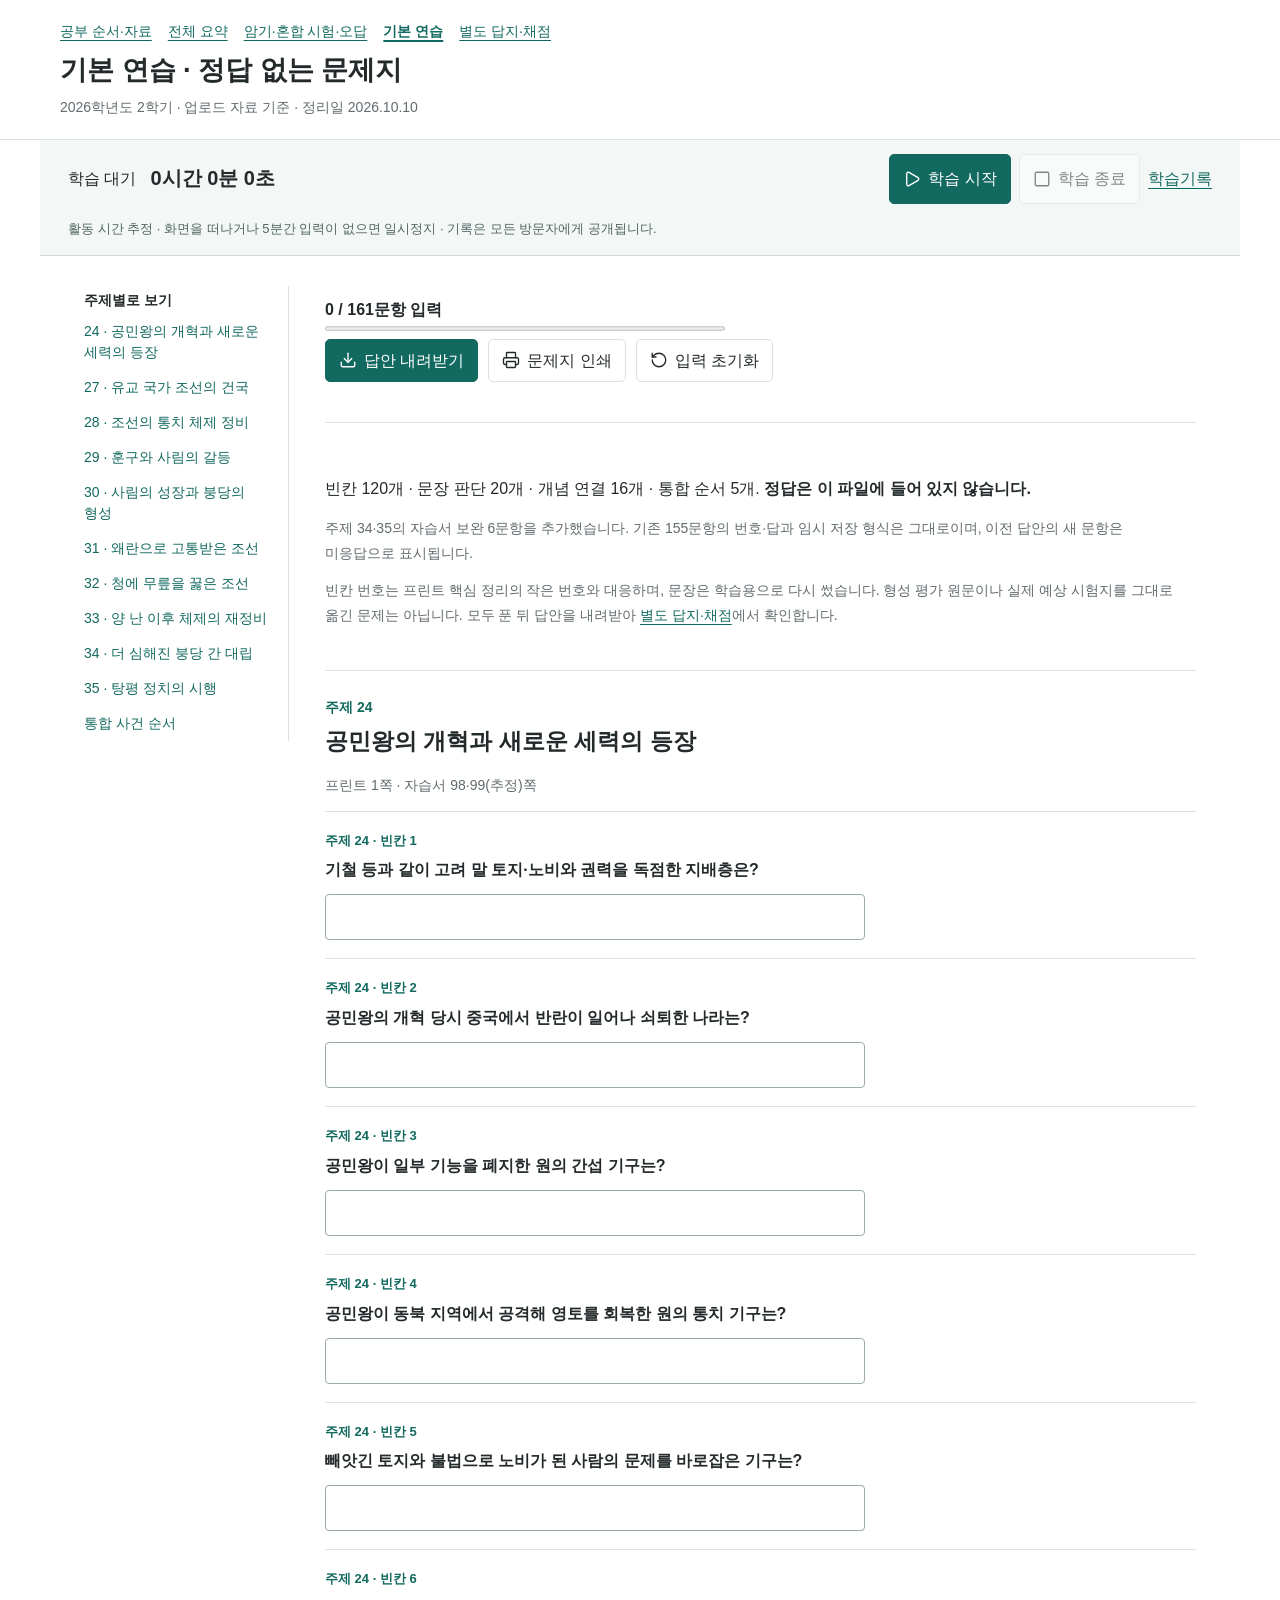
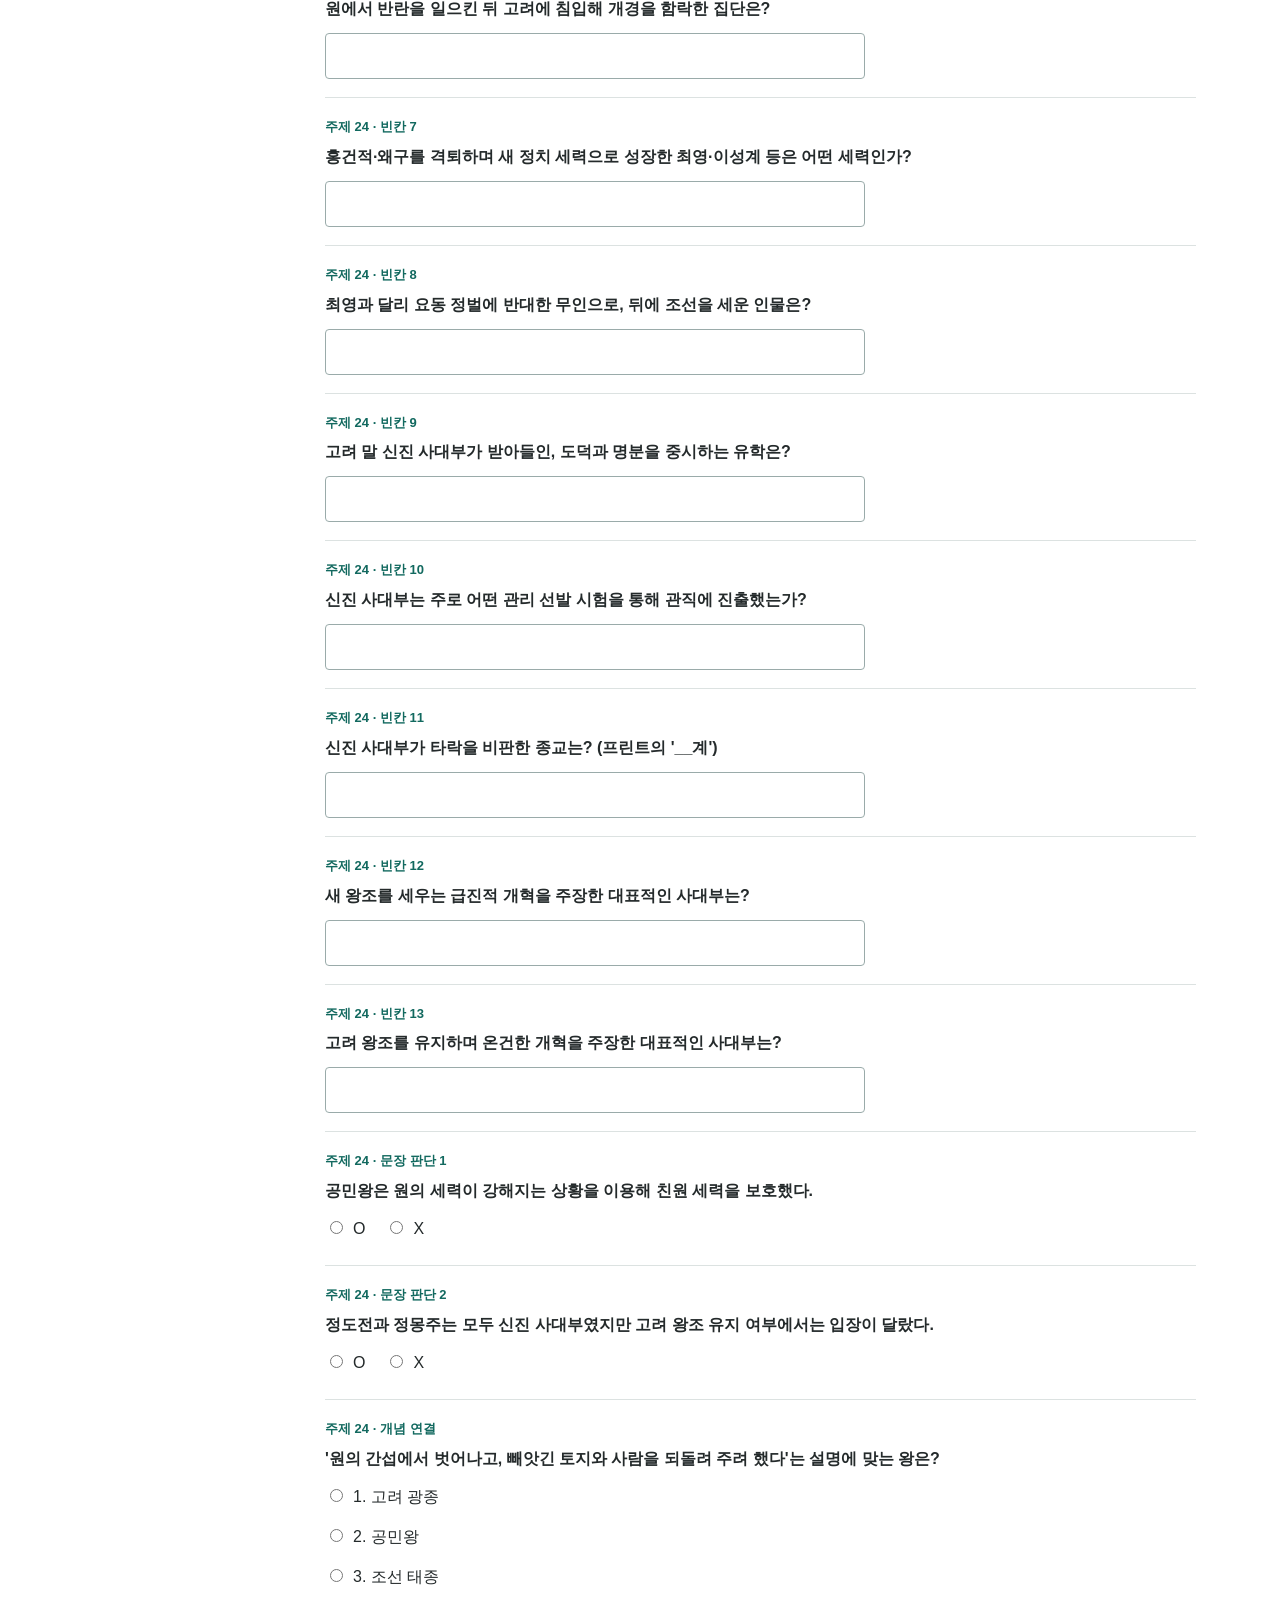
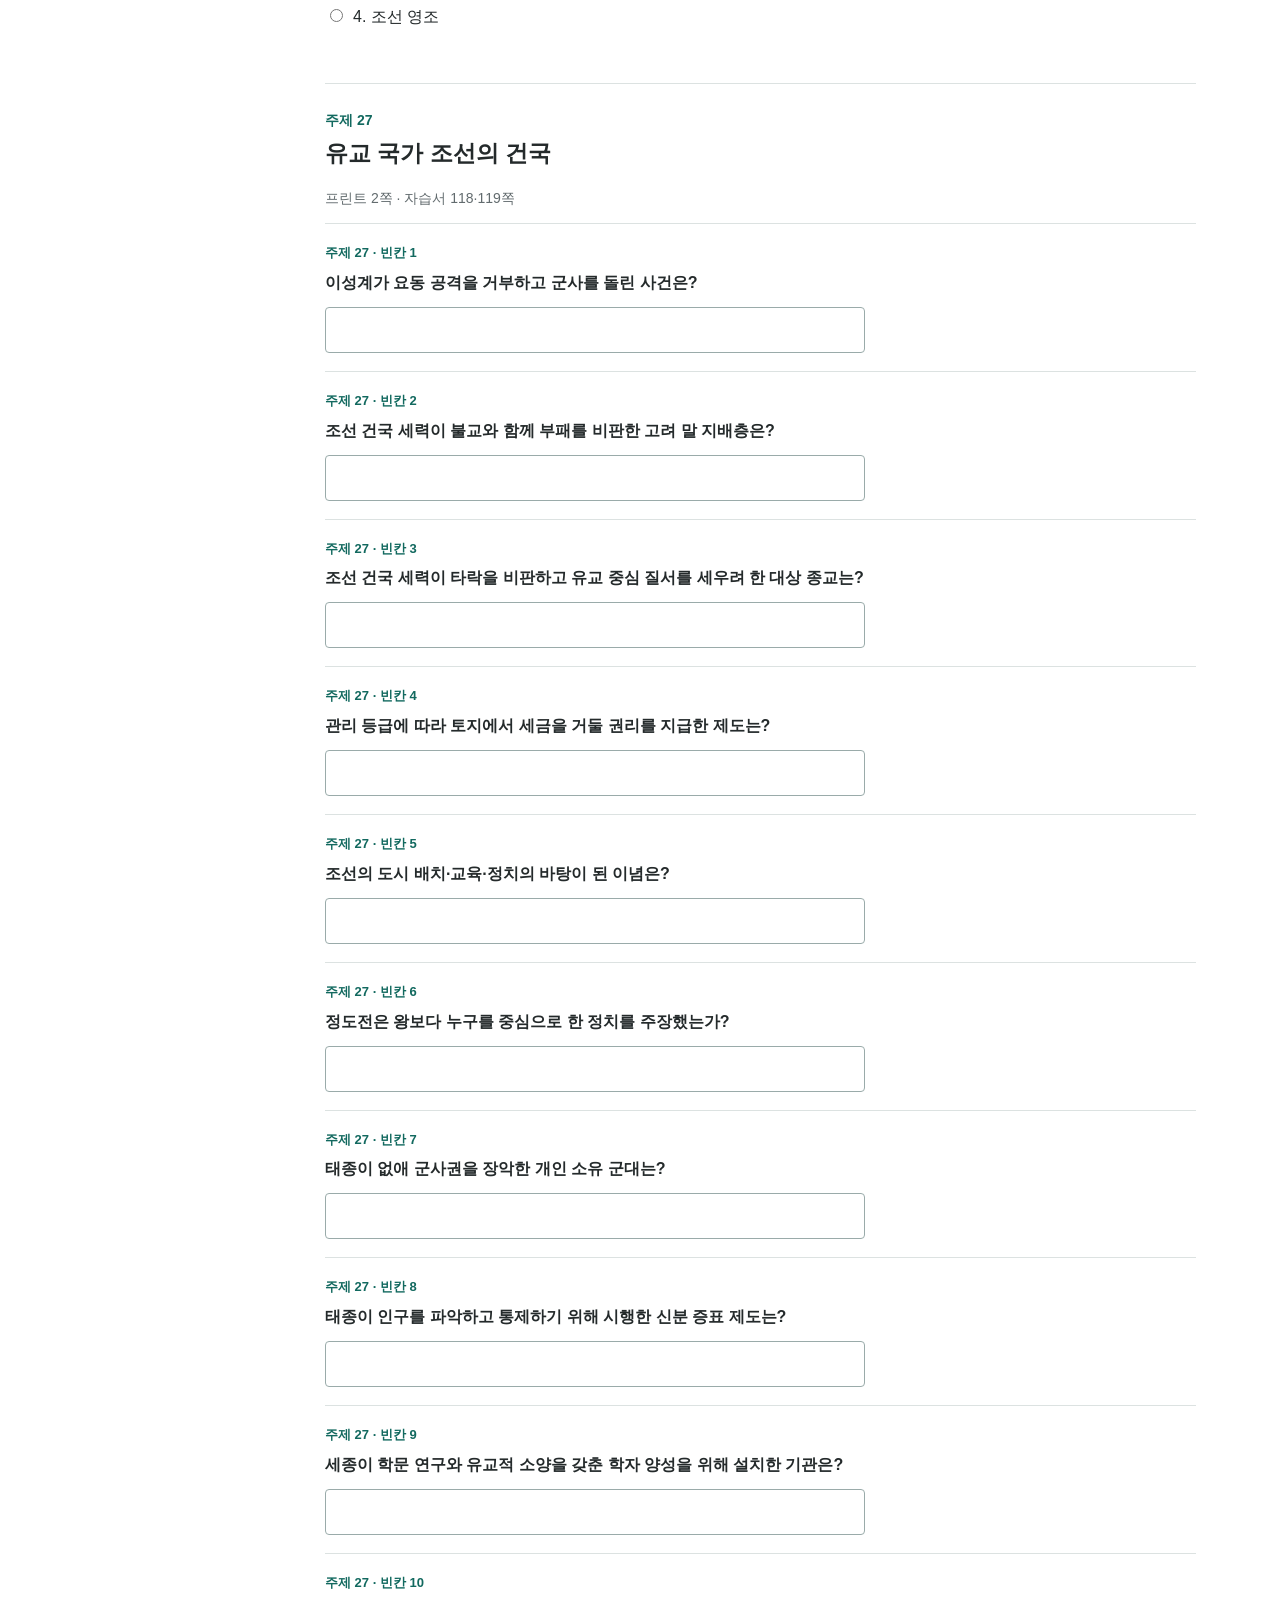
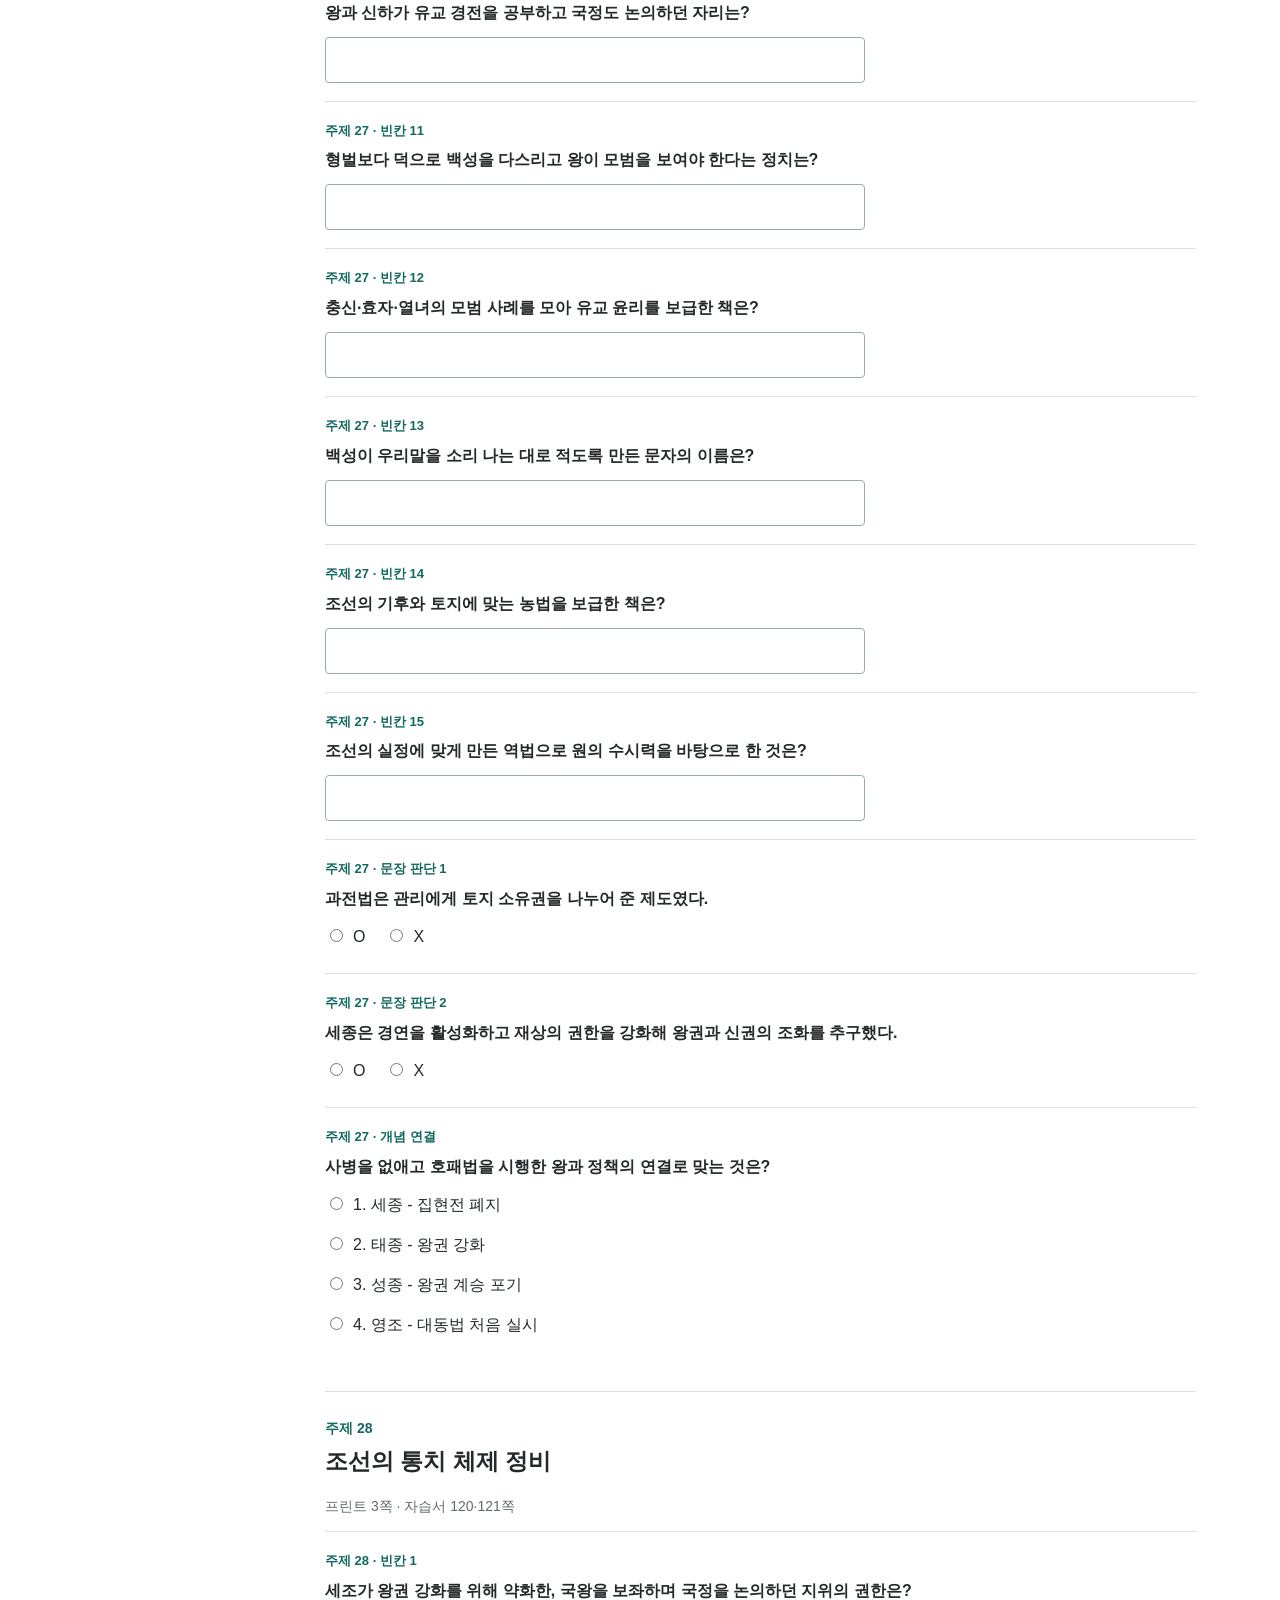
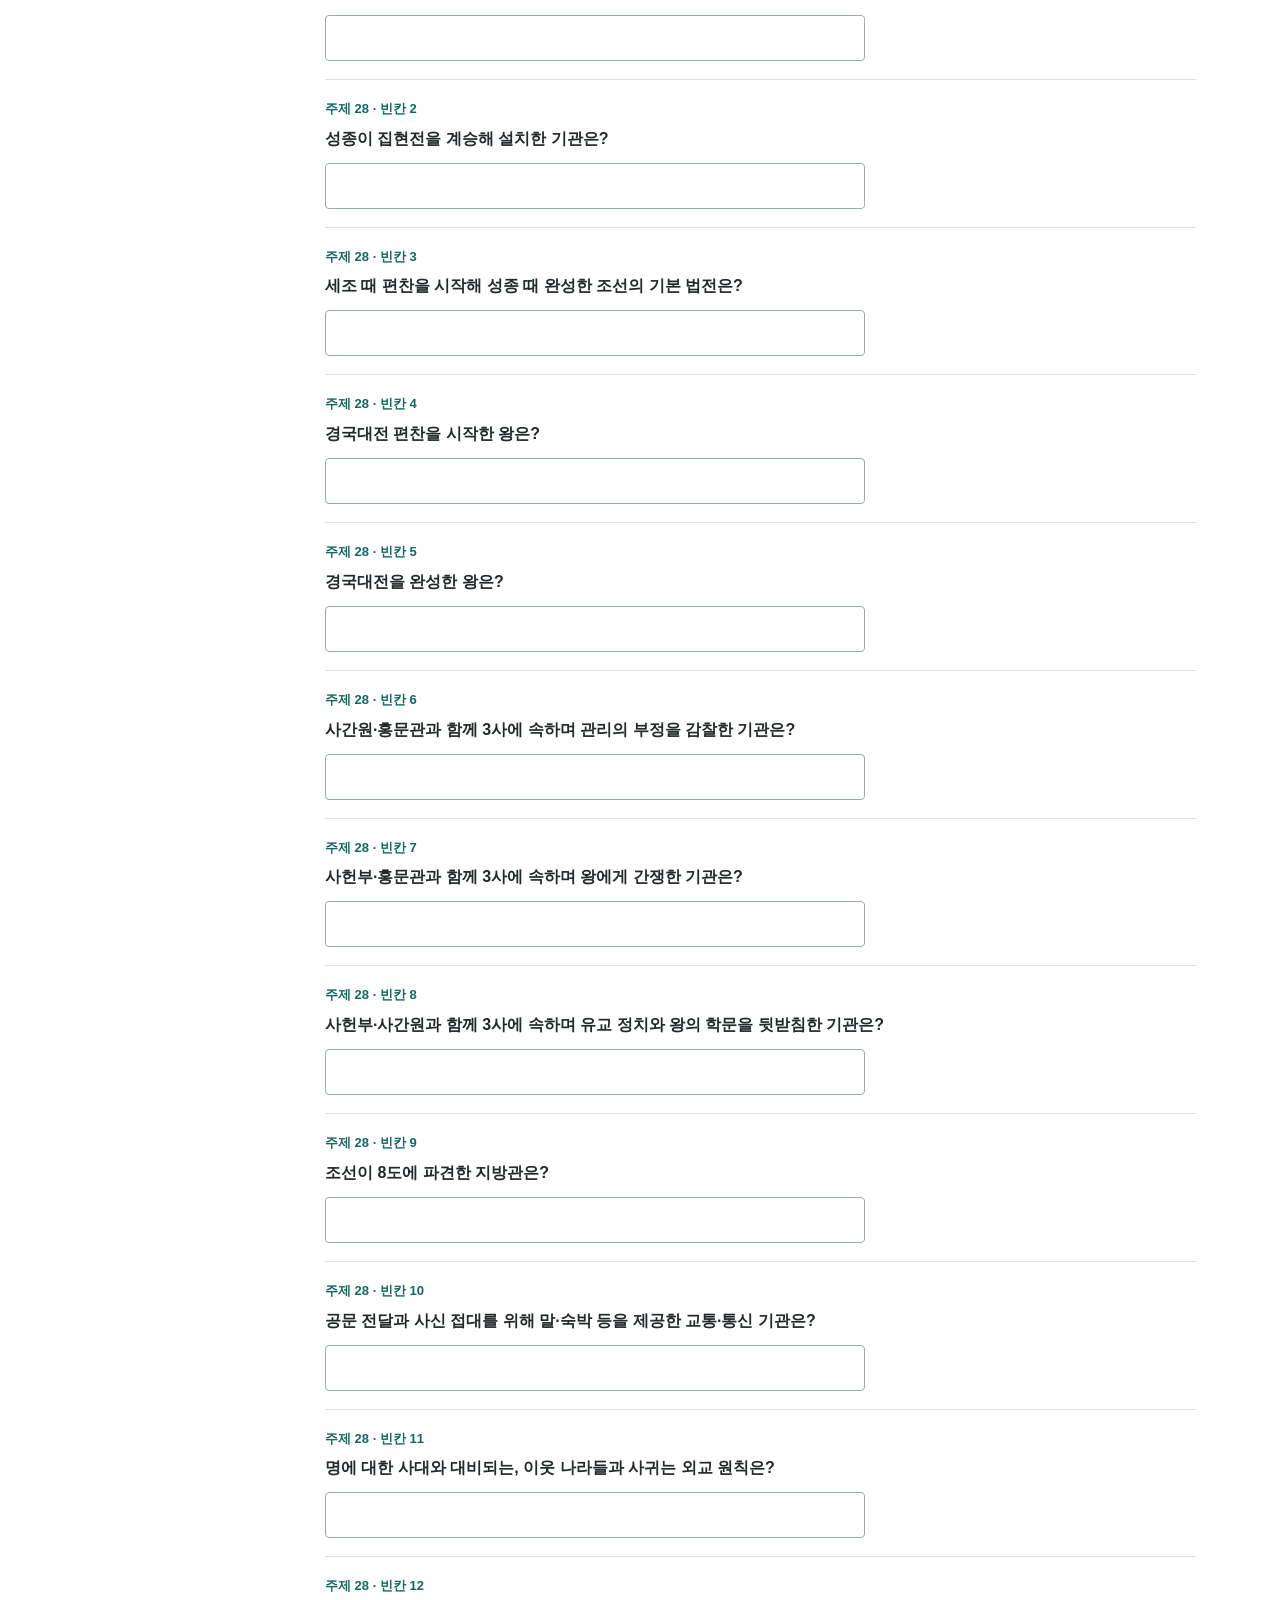
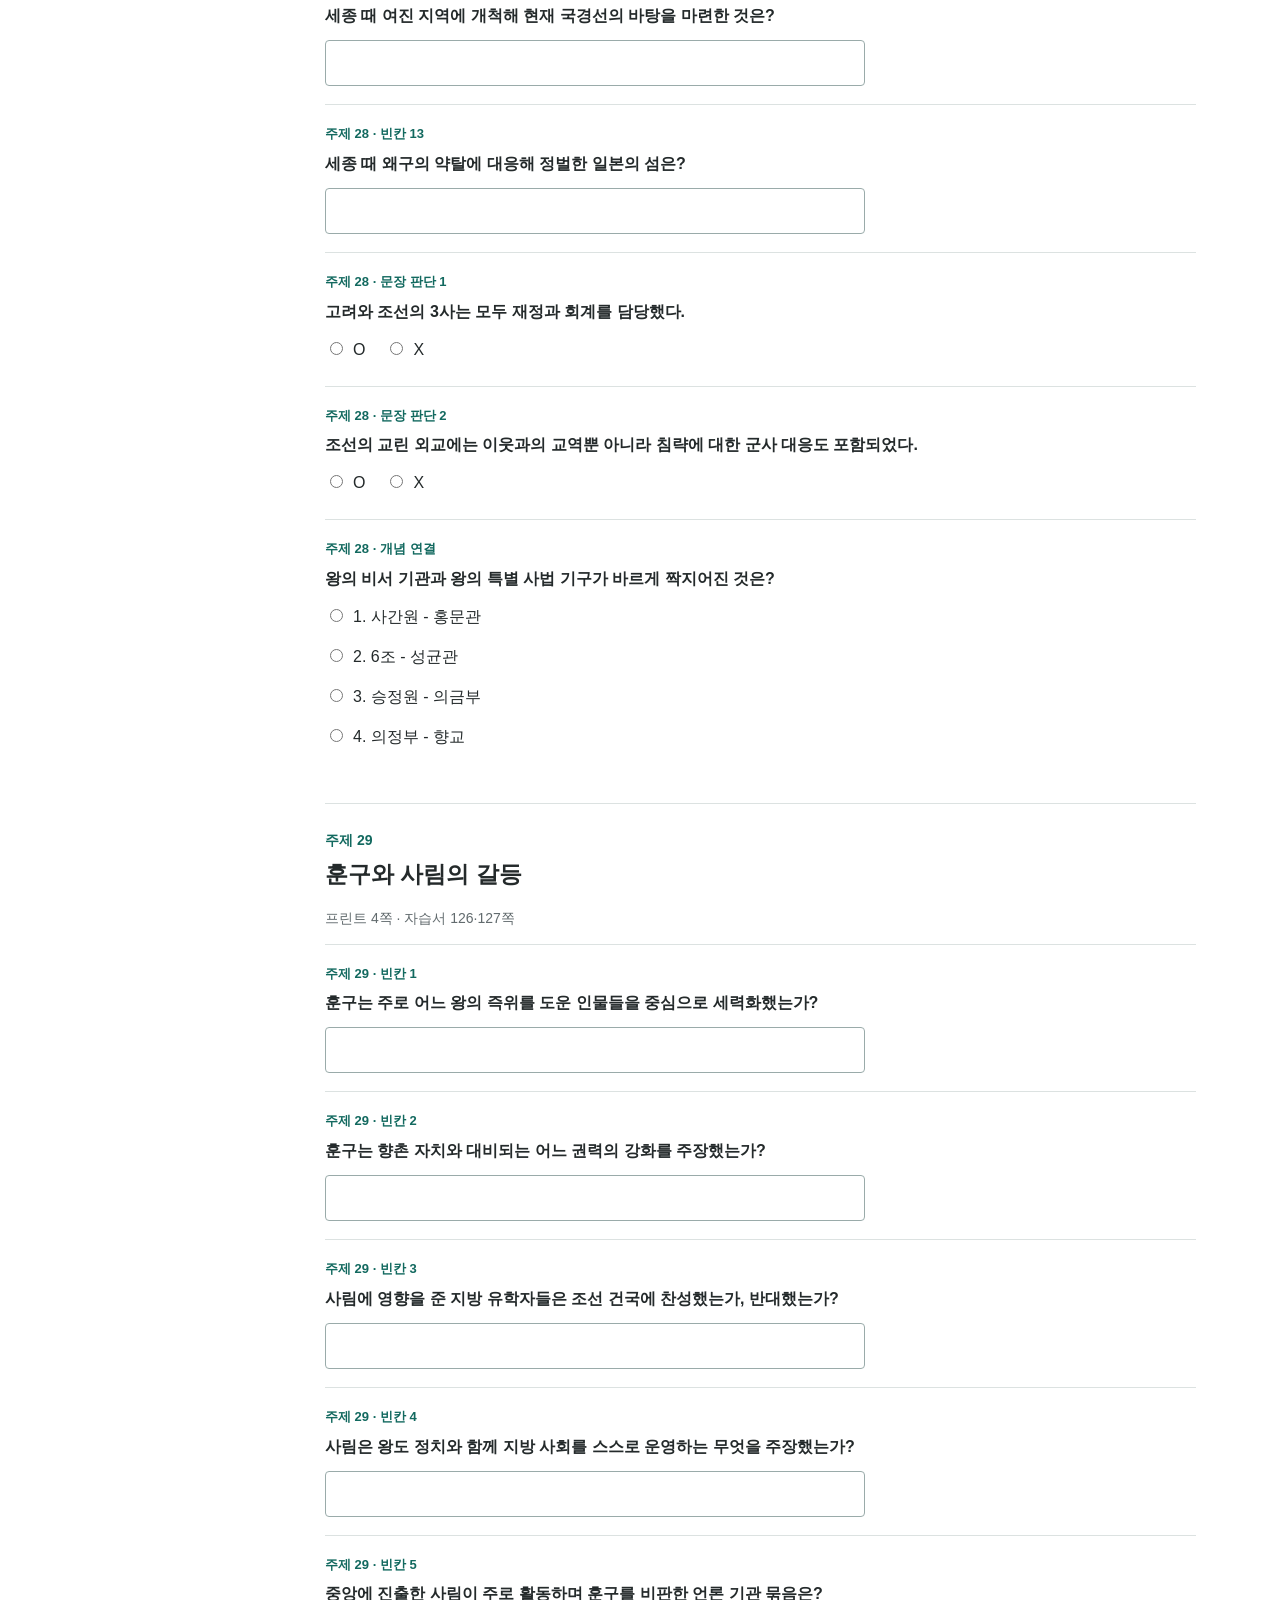
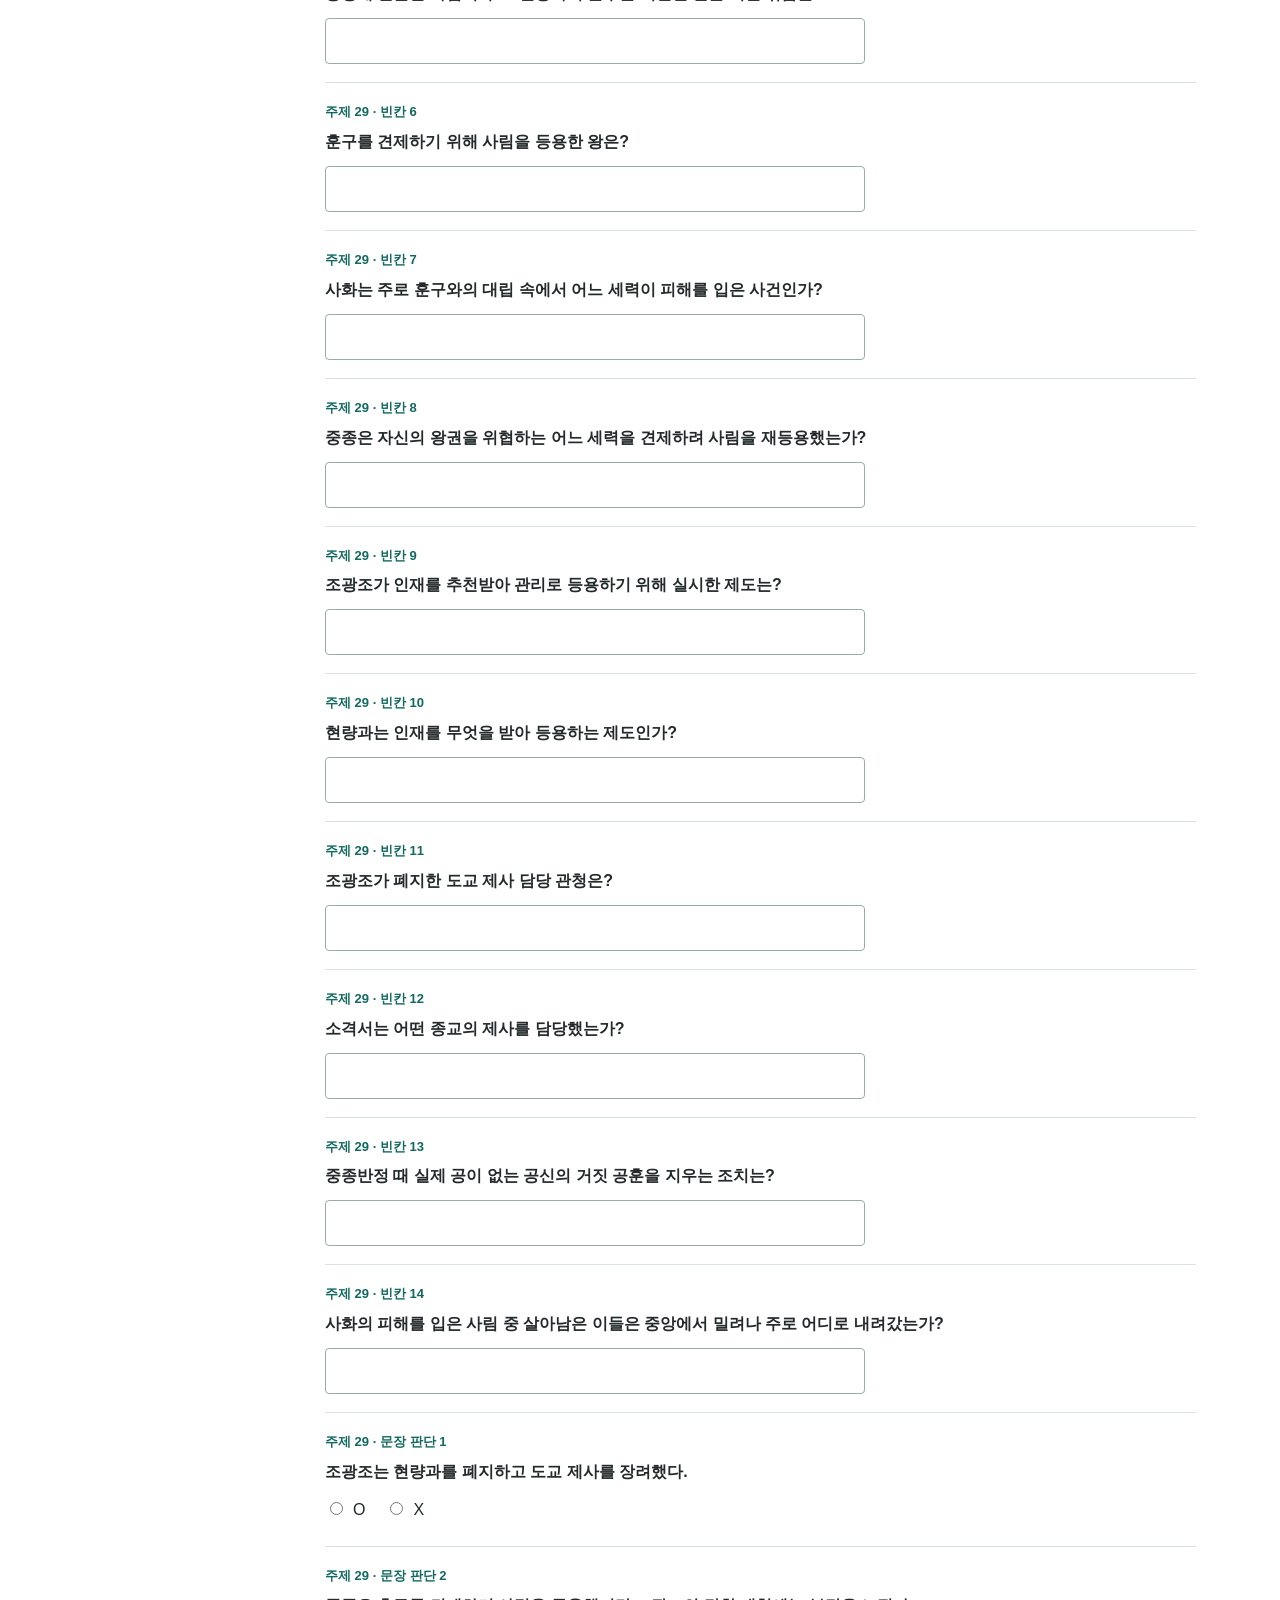
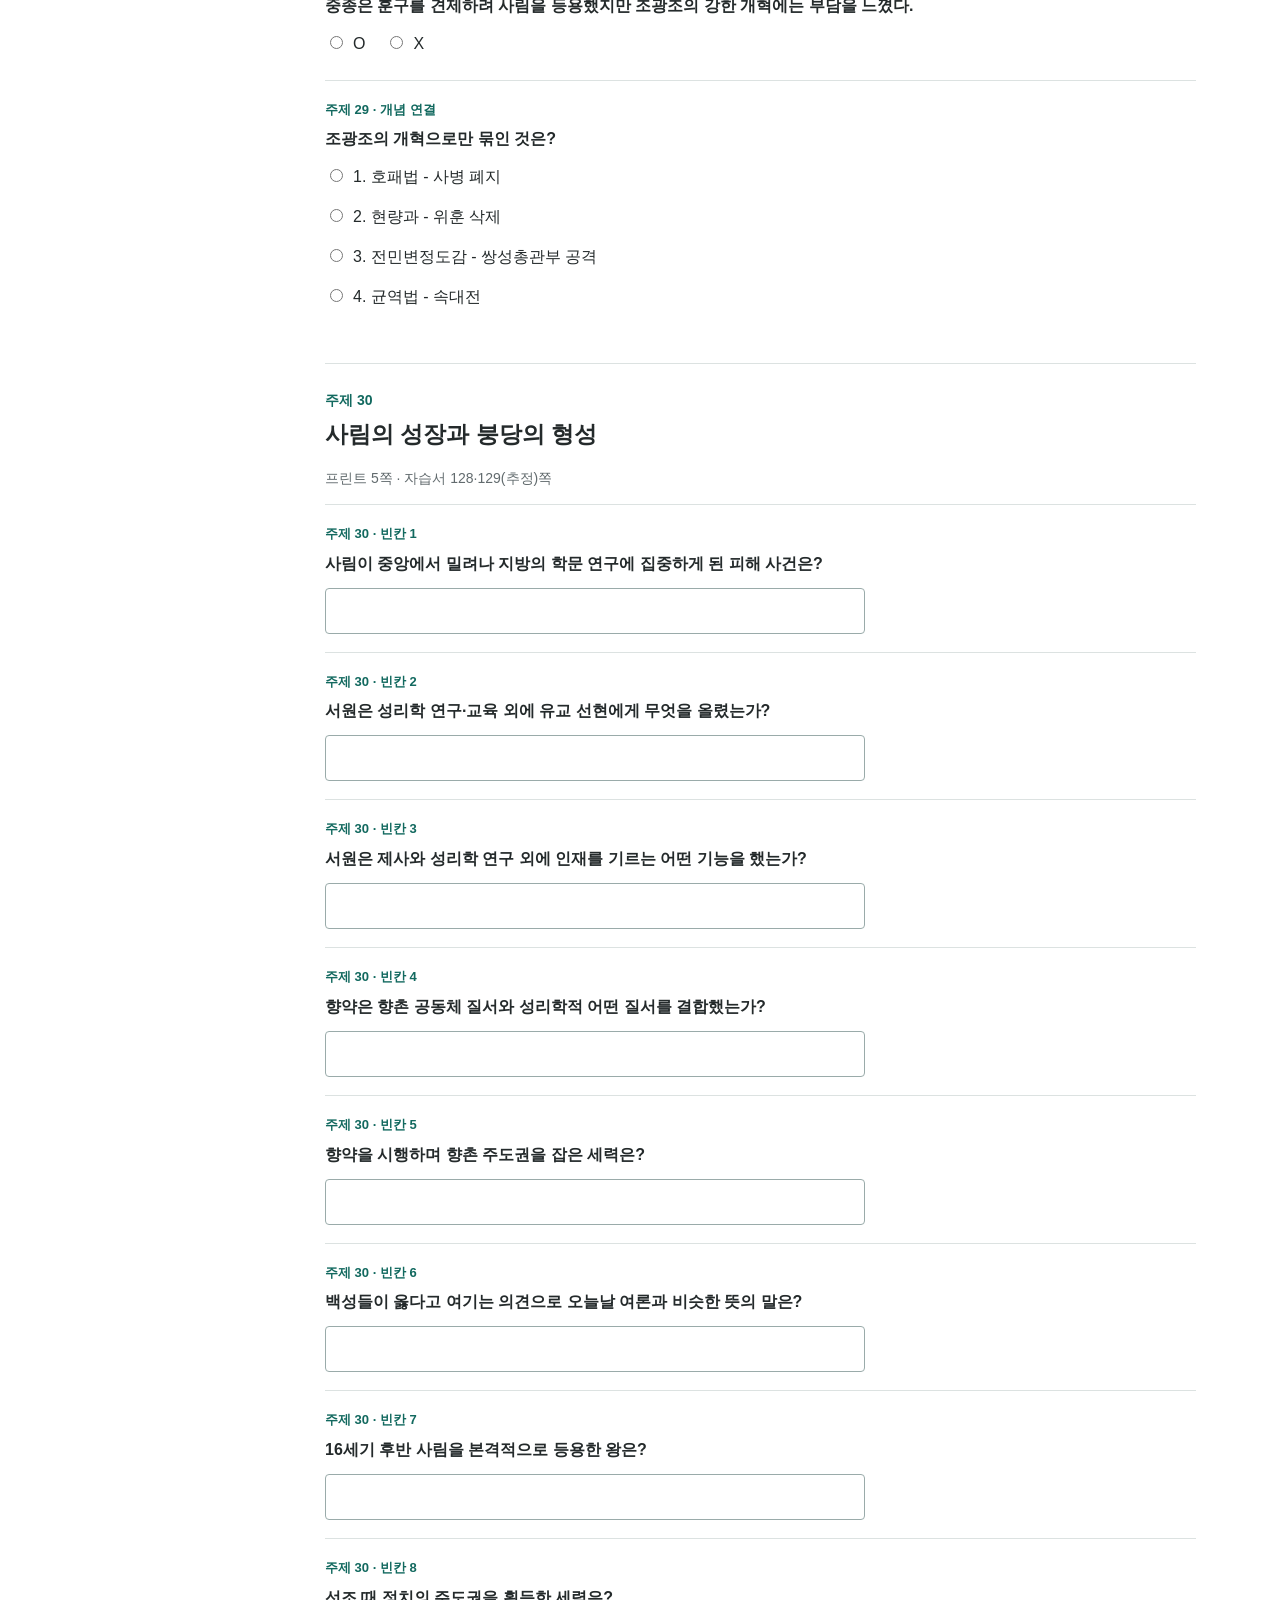
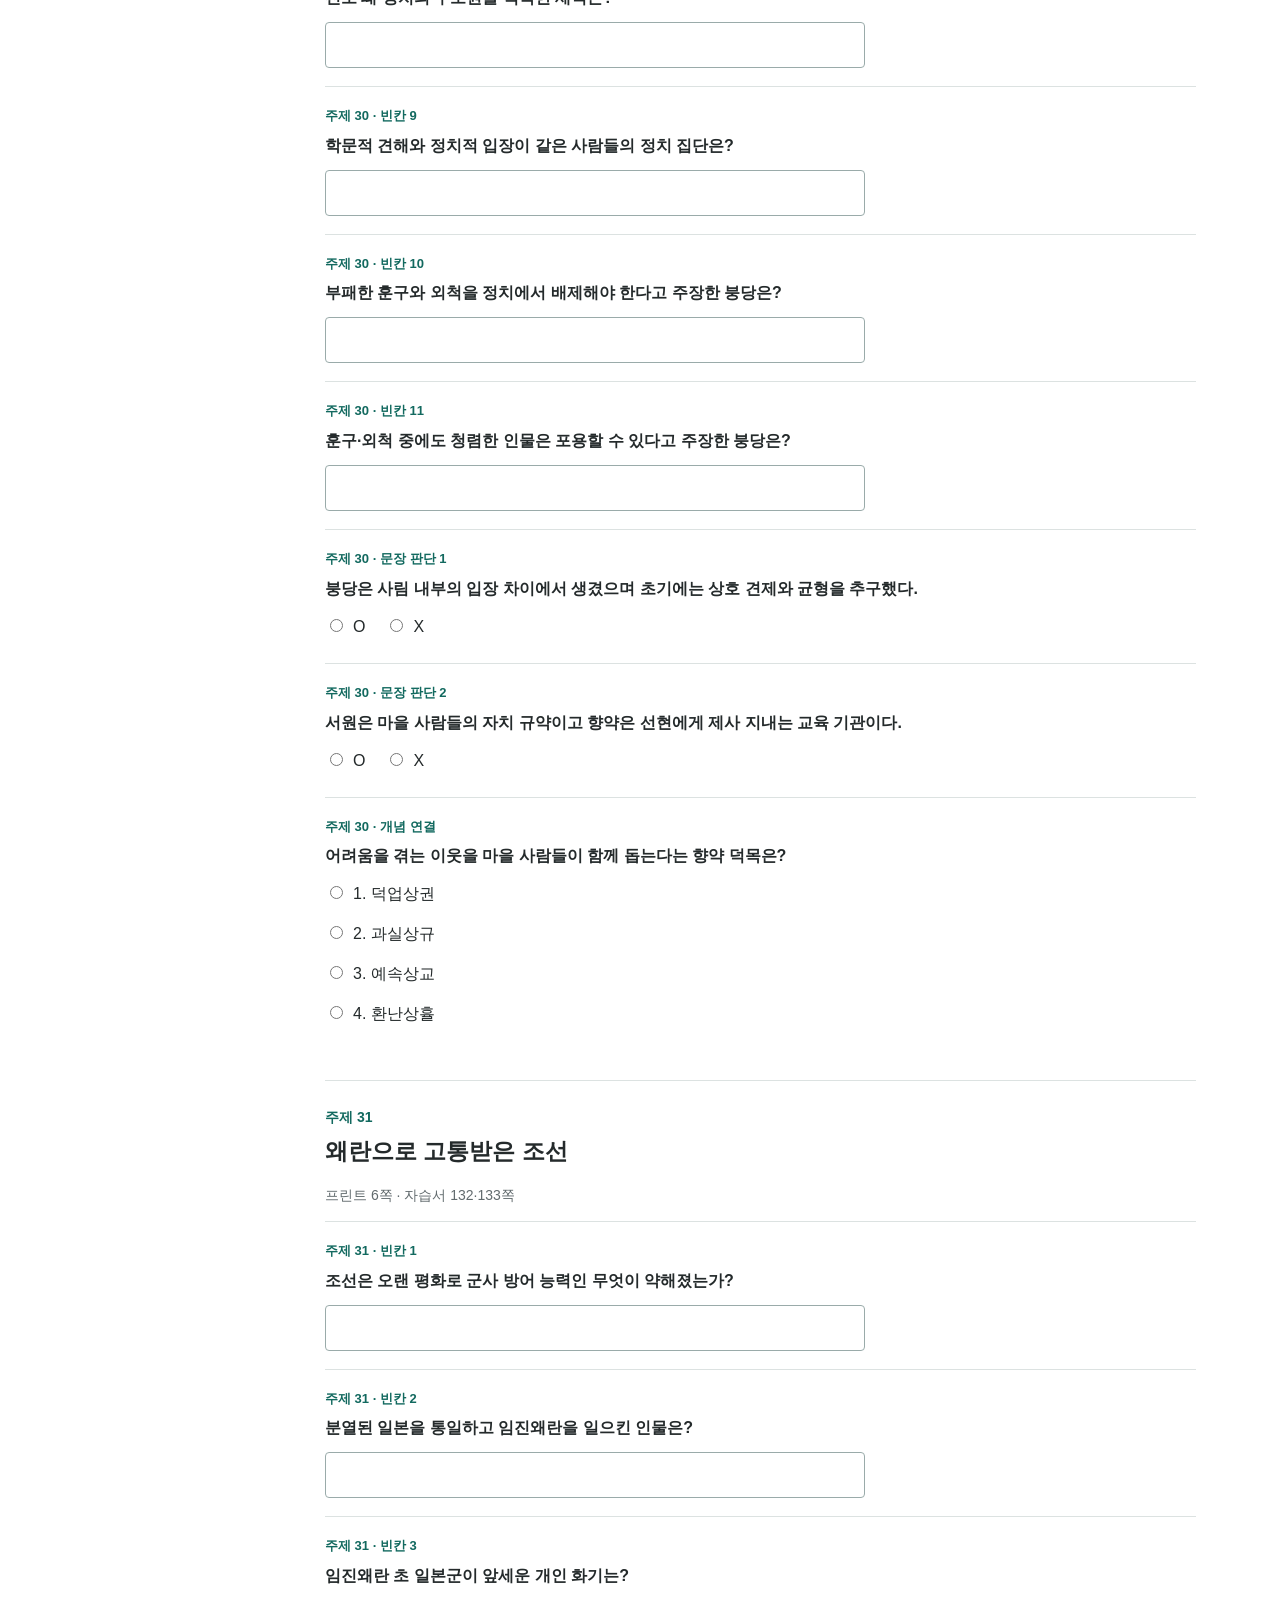
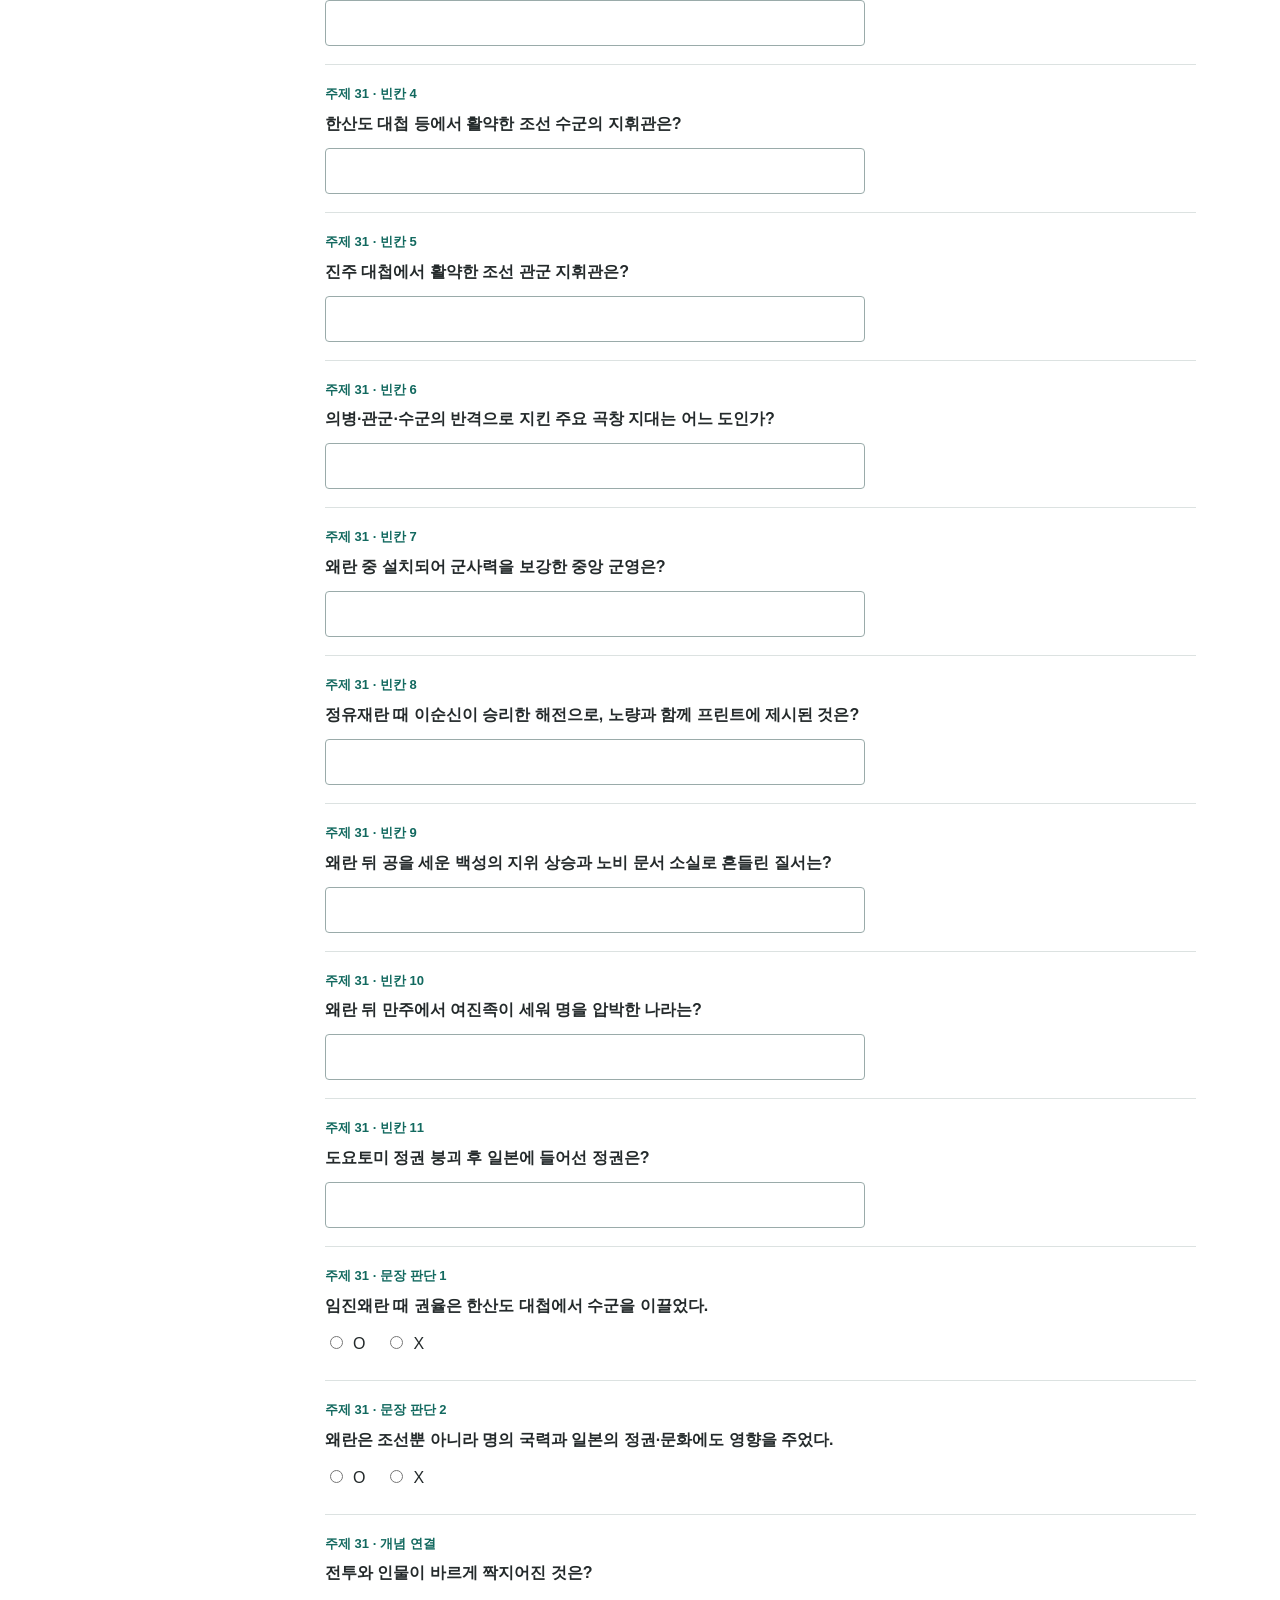
<file: practice.html>
<!doctype html><html lang="ko"><head><meta charset="utf-8"><meta name="viewport" content="width=device-width,initial-scale=1"><title>기본 연습 · 정답 없는 문제지 · 역사 2학기 중간</title><link rel="stylesheet" href="style.css"><link rel="stylesheet" href="activity.css?v=20261010-activity-1"><script defer src="cloud-config.js"></script><script defer src="cloud-store.js?v=20261010-activity-1"></script><script defer src="activity-core.js?v=20261010-activity-1"></script><script defer src="activity.js?v=20261010-activity-1"></script></head><body data-study-page="practice"><header><nav class="topnav" aria-label="문서"><a href="index.html" >공부 순서·자료</a><a href="study.html" >전체 요약</a><a href="learn.html" >암기·혼합 시험·오답</a><a href="practice.html" aria-current="page">기본 연습</a><a href="answer-key.html" >별도 답지·채점</a></nav><h1>기본 연습 · 정답 없는 문제지</h1><p>2026학년도 2학기 · 업로드 자료 기준 · 정리일 2026.10.10</p></header><div class="activity-bar no-print" aria-label="학습 시간"><div class="activity-status"><span id="activity-state" role="status">학습 대기</span><strong id="activity-clock">0시간 0분 0초</strong></div><div class="activity-controls"><button id="activity-start" class="primary"><i data-lucide="play" aria-hidden="true"></i><span id="activity-start-label">학습 시작</span></button><button id="activity-pause" hidden><i data-lucide="pause" aria-hidden="true"></i>일시정지</button><button id="activity-finish" disabled><i data-lucide="square" aria-hidden="true"></i>학습 종료</button><a href="learn.html#activity">학습기록</a></div><p class="activity-note">활동 시간 추정 · 화면을 떠나거나 5분간 입력이 없으면 일시정지 · 기록은 모든 방문자에게 공개됩니다.</p><p id="activity-local-warning" class="activity-note warning" hidden>이 기기에 저장할 수 없습니다. 창을 닫기 전에 기록을 백업해 주세요.</p></div><main class="layout"><aside class="sidebar no-print"><strong>주제별로 보기</strong><a href="#topic-24">24 · 공민왕의 개혁과 새로운 세력의 등장</a><a href="#topic-27">27 · 유교 국가 조선의 건국</a><a href="#topic-28">28 · 조선의 통치 체제 정비</a><a href="#topic-29">29 · 훈구와 사림의 갈등</a><a href="#topic-30">30 · 사림의 성장과 붕당의 형성</a><a href="#topic-31">31 · 왜란으로 고통받은 조선</a><a href="#topic-32">32 · 청에 무릎을 꿇은 조선</a><a href="#topic-33">33 · 양 난 이후 체제의 재정비</a><a href="#topic-34">34 · 더 심해진 붕당 간 대립</a><a href="#topic-35">35 · 탕평 정치의 시행</a><a href="#order">통합 사건 순서</a></aside><article class="content"><div class="progress-tools"><strong id="count">0 / 161문항 입력</strong><progress id="progress" value="0" max="161" aria-label="답 입력 진행"></progress><div class="actions"><button id="export" class="primary" type="button"><i data-lucide="download" aria-hidden="true"></i>답안 내려받기</button><button type="button" onclick="window.print()"><i data-lucide="printer" aria-hidden="true"></i>문제지 인쇄</button><button id="reset" type="button"><i data-lucide="rotate-ccw" aria-hidden="true"></i>입력 초기화</button></div><div id="save-status" class="status" aria-live="polite"></div></div><section><p>빈칸 120개 · 문장 판단 20개 · 개념 연결 16개 · 통합 순서 5개. <strong>정답은 이 파일에 들어 있지 않습니다.</strong></p><p class="meta">주제 34·35의 자습서 보완 6문항을 추가했습니다. 기존 155문항의 번호·답과 임시 저장 형식은 그대로이며, 이전 답안의 새 문항은 미응답으로 표시됩니다.</p><p class="meta">빈칸 번호는 프린트 핵심 정리의 작은 번호와 대응하며, 문장은 학습용으로 다시 썼습니다. 형성 평가 원문이나 실제 예상 시험지를 그대로 옮긴 문제는 아닙니다. 모두 푼 뒤 답안을 내려받아 <a href="answer-key.html">별도 답지·채점</a>에서 확인합니다.</p><p class="print-only">이름: ____________________　날짜: ____________________</p></section><form id="practice"><section id="topic-24"><span class="topic-number">주제 24</span><h2>공민왕의 개혁과 새로운 세력의 등장</h2><p class="meta">프린트 1쪽 · 자습서 98·99(추정)쪽</p><div class="question" data-question="T24-B1"><label class="prompt" for="T24-B1"><span class="qtag">주제 24 · 빈칸 1</span>기철 등과 같이 고려 말 토지·노비와 권력을 독점한 지배층은?</label><input id="T24-B1" name="T24-B1" type="text" autocomplete="off" maxlength="200" aria-label="주제 24 · 빈칸 1 답"></div><div class="question" data-question="T24-B2"><label class="prompt" for="T24-B2"><span class="qtag">주제 24 · 빈칸 2</span>공민왕의 개혁 당시 중국에서 반란이 일어나 쇠퇴한 나라는?</label><input id="T24-B2" name="T24-B2" type="text" autocomplete="off" maxlength="200" aria-label="주제 24 · 빈칸 2 답"></div><div class="question" data-question="T24-B3"><label class="prompt" for="T24-B3"><span class="qtag">주제 24 · 빈칸 3</span>공민왕이 일부 기능을 폐지한 원의 간섭 기구는?</label><input id="T24-B3" name="T24-B3" type="text" autocomplete="off" maxlength="200" aria-label="주제 24 · 빈칸 3 답"></div><div class="question" data-question="T24-B4"><label class="prompt" for="T24-B4"><span class="qtag">주제 24 · 빈칸 4</span>공민왕이 동북 지역에서 공격해 영토를 회복한 원의 통치 기구는?</label><input id="T24-B4" name="T24-B4" type="text" autocomplete="off" maxlength="200" aria-label="주제 24 · 빈칸 4 답"></div><div class="question" data-question="T24-B5"><label class="prompt" for="T24-B5"><span class="qtag">주제 24 · 빈칸 5</span>빼앗긴 토지와 불법으로 노비가 된 사람의 문제를 바로잡은 기구는?</label><input id="T24-B5" name="T24-B5" type="text" autocomplete="off" maxlength="200" aria-label="주제 24 · 빈칸 5 답"></div><div class="question" data-question="T24-B6"><label class="prompt" for="T24-B6"><span class="qtag">주제 24 · 빈칸 6</span>원에서 반란을 일으킨 뒤 고려에 침입해 개경을 함락한 집단은?</label><input id="T24-B6" name="T24-B6" type="text" autocomplete="off" maxlength="200" aria-label="주제 24 · 빈칸 6 답"></div><div class="question" data-question="T24-B7"><label class="prompt" for="T24-B7"><span class="qtag">주제 24 · 빈칸 7</span>홍건적·왜구를 격퇴하며 새 정치 세력으로 성장한 최영·이성계 등은 어떤 세력인가?</label><input id="T24-B7" name="T24-B7" type="text" autocomplete="off" maxlength="200" aria-label="주제 24 · 빈칸 7 답"></div><div class="question" data-question="T24-B8"><label class="prompt" for="T24-B8"><span class="qtag">주제 24 · 빈칸 8</span>최영과 달리 요동 정벌에 반대한 무인으로, 뒤에 조선을 세운 인물은?</label><input id="T24-B8" name="T24-B8" type="text" autocomplete="off" maxlength="200" aria-label="주제 24 · 빈칸 8 답"></div><div class="question" data-question="T24-B9"><label class="prompt" for="T24-B9"><span class="qtag">주제 24 · 빈칸 9</span>고려 말 신진 사대부가 받아들인, 도덕과 명분을 중시하는 유학은?</label><input id="T24-B9" name="T24-B9" type="text" autocomplete="off" maxlength="200" aria-label="주제 24 · 빈칸 9 답"></div><div class="question" data-question="T24-B10"><label class="prompt" for="T24-B10"><span class="qtag">주제 24 · 빈칸 10</span>신진 사대부는 주로 어떤 관리 선발 시험을 통해 관직에 진출했는가?</label><input id="T24-B10" name="T24-B10" type="text" autocomplete="off" maxlength="200" aria-label="주제 24 · 빈칸 10 답"></div><div class="question" data-question="T24-B11"><label class="prompt" for="T24-B11"><span class="qtag">주제 24 · 빈칸 11</span>신진 사대부가 타락을 비판한 종교는? (프린트의 '__계')</label><input id="T24-B11" name="T24-B11" type="text" autocomplete="off" maxlength="200" aria-label="주제 24 · 빈칸 11 답"></div><div class="question" data-question="T24-B12"><label class="prompt" for="T24-B12"><span class="qtag">주제 24 · 빈칸 12</span>새 왕조를 세우는 급진적 개혁을 주장한 대표적인 사대부는?</label><input id="T24-B12" name="T24-B12" type="text" autocomplete="off" maxlength="200" aria-label="주제 24 · 빈칸 12 답"></div><div class="question" data-question="T24-B13"><label class="prompt" for="T24-B13"><span class="qtag">주제 24 · 빈칸 13</span>고려 왕조를 유지하며 온건한 개혁을 주장한 대표적인 사대부는?</label><input id="T24-B13" name="T24-B13" type="text" autocomplete="off" maxlength="200" aria-label="주제 24 · 빈칸 13 답"></div><div class="question" data-question="T24-O1"><label class="prompt" id="label-T24-O1"><span class="qtag">주제 24 · 문장 판단 1</span>공민왕은 원의 세력이 강해지는 상황을 이용해 친원 세력을 보호했다.</label><div class="options " role="radiogroup" aria-labelledby="label-T24-O1"><label><input type="radio" name="T24-O1" value="O">O</label><label><input type="radio" name="T24-O1" value="X">X</label></div></div><div class="question" data-question="T24-O2"><label class="prompt" id="label-T24-O2"><span class="qtag">주제 24 · 문장 판단 2</span>정도전과 정몽주는 모두 신진 사대부였지만 고려 왕조 유지 여부에서는 입장이 달랐다.</label><div class="options " role="radiogroup" aria-labelledby="label-T24-O2"><label><input type="radio" name="T24-O2" value="O">O</label><label><input type="radio" name="T24-O2" value="X">X</label></div></div><div class="question" data-question="T24-C1"><label class="prompt" id="label-T24-C1"><span class="qtag">주제 24 · 개념 연결</span>'원의 간섭에서 벗어나고, 빼앗긴 토지와 사람을 되돌려 주려 했다'는 설명에 맞는 왕은?</label><div class="options choices" role="radiogroup" aria-labelledby="label-T24-C1"><label><input type="radio" name="T24-C1" value="1">1. 고려 광종</label><label><input type="radio" name="T24-C1" value="2">2. 공민왕</label><label><input type="radio" name="T24-C1" value="3">3. 조선 태종</label><label><input type="radio" name="T24-C1" value="4">4. 조선 영조</label></div></div></section><section id="topic-27"><span class="topic-number">주제 27</span><h2>유교 국가 조선의 건국</h2><p class="meta">프린트 2쪽 · 자습서 118·119쪽</p><div class="question" data-question="T27-B1"><label class="prompt" for="T27-B1"><span class="qtag">주제 27 · 빈칸 1</span>이성계가 요동 공격을 거부하고 군사를 돌린 사건은?</label><input id="T27-B1" name="T27-B1" type="text" autocomplete="off" maxlength="200" aria-label="주제 27 · 빈칸 1 답"></div><div class="question" data-question="T27-B2"><label class="prompt" for="T27-B2"><span class="qtag">주제 27 · 빈칸 2</span>조선 건국 세력이 불교와 함께 부패를 비판한 고려 말 지배층은?</label><input id="T27-B2" name="T27-B2" type="text" autocomplete="off" maxlength="200" aria-label="주제 27 · 빈칸 2 답"></div><div class="question" data-question="T27-B3"><label class="prompt" for="T27-B3"><span class="qtag">주제 27 · 빈칸 3</span>조선 건국 세력이 타락을 비판하고 유교 중심 질서를 세우려 한 대상 종교는?</label><input id="T27-B3" name="T27-B3" type="text" autocomplete="off" maxlength="200" aria-label="주제 27 · 빈칸 3 답"></div><div class="question" data-question="T27-B4"><label class="prompt" for="T27-B4"><span class="qtag">주제 27 · 빈칸 4</span>관리 등급에 따라 토지에서 세금을 거둘 권리를 지급한 제도는?</label><input id="T27-B4" name="T27-B4" type="text" autocomplete="off" maxlength="200" aria-label="주제 27 · 빈칸 4 답"></div><div class="question" data-question="T27-B5"><label class="prompt" for="T27-B5"><span class="qtag">주제 27 · 빈칸 5</span>조선의 도시 배치·교육·정치의 바탕이 된 이념은?</label><input id="T27-B5" name="T27-B5" type="text" autocomplete="off" maxlength="200" aria-label="주제 27 · 빈칸 5 답"></div><div class="question" data-question="T27-B6"><label class="prompt" for="T27-B6"><span class="qtag">주제 27 · 빈칸 6</span>정도전은 왕보다 누구를 중심으로 한 정치를 주장했는가?</label><input id="T27-B6" name="T27-B6" type="text" autocomplete="off" maxlength="200" aria-label="주제 27 · 빈칸 6 답"></div><div class="question" data-question="T27-B7"><label class="prompt" for="T27-B7"><span class="qtag">주제 27 · 빈칸 7</span>태종이 없애 군사권을 장악한 개인 소유 군대는?</label><input id="T27-B7" name="T27-B7" type="text" autocomplete="off" maxlength="200" aria-label="주제 27 · 빈칸 7 답"></div><div class="question" data-question="T27-B8"><label class="prompt" for="T27-B8"><span class="qtag">주제 27 · 빈칸 8</span>태종이 인구를 파악하고 통제하기 위해 시행한 신분 증표 제도는?</label><input id="T27-B8" name="T27-B8" type="text" autocomplete="off" maxlength="200" aria-label="주제 27 · 빈칸 8 답"></div><div class="question" data-question="T27-B9"><label class="prompt" for="T27-B9"><span class="qtag">주제 27 · 빈칸 9</span>세종이 학문 연구와 유교적 소양을 갖춘 학자 양성을 위해 설치한 기관은?</label><input id="T27-B9" name="T27-B9" type="text" autocomplete="off" maxlength="200" aria-label="주제 27 · 빈칸 9 답"></div><div class="question" data-question="T27-B10"><label class="prompt" for="T27-B10"><span class="qtag">주제 27 · 빈칸 10</span>왕과 신하가 유교 경전을 공부하고 국정도 논의하던 자리는?</label><input id="T27-B10" name="T27-B10" type="text" autocomplete="off" maxlength="200" aria-label="주제 27 · 빈칸 10 답"></div><div class="question" data-question="T27-B11"><label class="prompt" for="T27-B11"><span class="qtag">주제 27 · 빈칸 11</span>형벌보다 덕으로 백성을 다스리고 왕이 모범을 보여야 한다는 정치는?</label><input id="T27-B11" name="T27-B11" type="text" autocomplete="off" maxlength="200" aria-label="주제 27 · 빈칸 11 답"></div><div class="question" data-question="T27-B12"><label class="prompt" for="T27-B12"><span class="qtag">주제 27 · 빈칸 12</span>충신·효자·열녀의 모범 사례를 모아 유교 윤리를 보급한 책은?</label><input id="T27-B12" name="T27-B12" type="text" autocomplete="off" maxlength="200" aria-label="주제 27 · 빈칸 12 답"></div><div class="question" data-question="T27-B13"><label class="prompt" for="T27-B13"><span class="qtag">주제 27 · 빈칸 13</span>백성이 우리말을 소리 나는 대로 적도록 만든 문자의 이름은?</label><input id="T27-B13" name="T27-B13" type="text" autocomplete="off" maxlength="200" aria-label="주제 27 · 빈칸 13 답"></div><div class="question" data-question="T27-B14"><label class="prompt" for="T27-B14"><span class="qtag">주제 27 · 빈칸 14</span>조선의 기후와 토지에 맞는 농법을 보급한 책은?</label><input id="T27-B14" name="T27-B14" type="text" autocomplete="off" maxlength="200" aria-label="주제 27 · 빈칸 14 답"></div><div class="question" data-question="T27-B15"><label class="prompt" for="T27-B15"><span class="qtag">주제 27 · 빈칸 15</span>조선의 실정에 맞게 만든 역법으로 원의 수시력을 바탕으로 한 것은?</label><input id="T27-B15" name="T27-B15" type="text" autocomplete="off" maxlength="200" aria-label="주제 27 · 빈칸 15 답"></div><div class="question" data-question="T27-O1"><label class="prompt" id="label-T27-O1"><span class="qtag">주제 27 · 문장 판단 1</span>과전법은 관리에게 토지 소유권을 나누어 준 제도였다.</label><div class="options " role="radiogroup" aria-labelledby="label-T27-O1"><label><input type="radio" name="T27-O1" value="O">O</label><label><input type="radio" name="T27-O1" value="X">X</label></div></div><div class="question" data-question="T27-O2"><label class="prompt" id="label-T27-O2"><span class="qtag">주제 27 · 문장 판단 2</span>세종은 경연을 활성화하고 재상의 권한을 강화해 왕권과 신권의 조화를 추구했다.</label><div class="options " role="radiogroup" aria-labelledby="label-T27-O2"><label><input type="radio" name="T27-O2" value="O">O</label><label><input type="radio" name="T27-O2" value="X">X</label></div></div><div class="question" data-question="T27-C1"><label class="prompt" id="label-T27-C1"><span class="qtag">주제 27 · 개념 연결</span>사병을 없애고 호패법을 시행한 왕과 정책의 연결로 맞는 것은?</label><div class="options choices" role="radiogroup" aria-labelledby="label-T27-C1"><label><input type="radio" name="T27-C1" value="1">1. 세종 - 집현전 폐지</label><label><input type="radio" name="T27-C1" value="2">2. 태종 - 왕권 강화</label><label><input type="radio" name="T27-C1" value="3">3. 성종 - 왕권 계승 포기</label><label><input type="radio" name="T27-C1" value="4">4. 영조 - 대동법 처음 실시</label></div></div></section><section id="topic-28"><span class="topic-number">주제 28</span><h2>조선의 통치 체제 정비</h2><p class="meta">프린트 3쪽 · 자습서 120·121쪽</p><div class="question" data-question="T28-B1"><label class="prompt" for="T28-B1"><span class="qtag">주제 28 · 빈칸 1</span>세조가 왕권 강화를 위해 약화한, 국왕을 보좌하며 국정을 논의하던 지위의 권한은?</label><input id="T28-B1" name="T28-B1" type="text" autocomplete="off" maxlength="200" aria-label="주제 28 · 빈칸 1 답"></div><div class="question" data-question="T28-B2"><label class="prompt" for="T28-B2"><span class="qtag">주제 28 · 빈칸 2</span>성종이 집현전을 계승해 설치한 기관은?</label><input id="T28-B2" name="T28-B2" type="text" autocomplete="off" maxlength="200" aria-label="주제 28 · 빈칸 2 답"></div><div class="question" data-question="T28-B3"><label class="prompt" for="T28-B3"><span class="qtag">주제 28 · 빈칸 3</span>세조 때 편찬을 시작해 성종 때 완성한 조선의 기본 법전은?</label><input id="T28-B3" name="T28-B3" type="text" autocomplete="off" maxlength="200" aria-label="주제 28 · 빈칸 3 답"></div><div class="question" data-question="T28-B4"><label class="prompt" for="T28-B4"><span class="qtag">주제 28 · 빈칸 4</span>경국대전 편찬을 시작한 왕은?</label><input id="T28-B4" name="T28-B4" type="text" autocomplete="off" maxlength="200" aria-label="주제 28 · 빈칸 4 답"></div><div class="question" data-question="T28-B5"><label class="prompt" for="T28-B5"><span class="qtag">주제 28 · 빈칸 5</span>경국대전을 완성한 왕은?</label><input id="T28-B5" name="T28-B5" type="text" autocomplete="off" maxlength="200" aria-label="주제 28 · 빈칸 5 답"></div><div class="question" data-question="T28-B6"><label class="prompt" for="T28-B6"><span class="qtag">주제 28 · 빈칸 6</span>사간원·홍문관과 함께 3사에 속하며 관리의 부정을 감찰한 기관은?</label><input id="T28-B6" name="T28-B6" type="text" autocomplete="off" maxlength="200" aria-label="주제 28 · 빈칸 6 답"></div><div class="question" data-question="T28-B7"><label class="prompt" for="T28-B7"><span class="qtag">주제 28 · 빈칸 7</span>사헌부·홍문관과 함께 3사에 속하며 왕에게 간쟁한 기관은?</label><input id="T28-B7" name="T28-B7" type="text" autocomplete="off" maxlength="200" aria-label="주제 28 · 빈칸 7 답"></div><div class="question" data-question="T28-B8"><label class="prompt" for="T28-B8"><span class="qtag">주제 28 · 빈칸 8</span>사헌부·사간원과 함께 3사에 속하며 유교 정치와 왕의 학문을 뒷받침한 기관은?</label><input id="T28-B8" name="T28-B8" type="text" autocomplete="off" maxlength="200" aria-label="주제 28 · 빈칸 8 답"></div><div class="question" data-question="T28-B9"><label class="prompt" for="T28-B9"><span class="qtag">주제 28 · 빈칸 9</span>조선이 8도에 파견한 지방관은?</label><input id="T28-B9" name="T28-B9" type="text" autocomplete="off" maxlength="200" aria-label="주제 28 · 빈칸 9 답"></div><div class="question" data-question="T28-B10"><label class="prompt" for="T28-B10"><span class="qtag">주제 28 · 빈칸 10</span>공문 전달과 사신 접대를 위해 말·숙박 등을 제공한 교통·통신 기관은?</label><input id="T28-B10" name="T28-B10" type="text" autocomplete="off" maxlength="200" aria-label="주제 28 · 빈칸 10 답"></div><div class="question" data-question="T28-B11"><label class="prompt" for="T28-B11"><span class="qtag">주제 28 · 빈칸 11</span>명에 대한 사대와 대비되는, 이웃 나라들과 사귀는 외교 원칙은?</label><input id="T28-B11" name="T28-B11" type="text" autocomplete="off" maxlength="200" aria-label="주제 28 · 빈칸 11 답"></div><div class="question" data-question="T28-B12"><label class="prompt" for="T28-B12"><span class="qtag">주제 28 · 빈칸 12</span>세종 때 여진 지역에 개척해 현재 국경선의 바탕을 마련한 것은?</label><input id="T28-B12" name="T28-B12" type="text" autocomplete="off" maxlength="200" aria-label="주제 28 · 빈칸 12 답"></div><div class="question" data-question="T28-B13"><label class="prompt" for="T28-B13"><span class="qtag">주제 28 · 빈칸 13</span>세종 때 왜구의 약탈에 대응해 정벌한 일본의 섬은?</label><input id="T28-B13" name="T28-B13" type="text" autocomplete="off" maxlength="200" aria-label="주제 28 · 빈칸 13 답"></div><div class="question" data-question="T28-O1"><label class="prompt" id="label-T28-O1"><span class="qtag">주제 28 · 문장 판단 1</span>고려와 조선의 3사는 모두 재정과 회계를 담당했다.</label><div class="options " role="radiogroup" aria-labelledby="label-T28-O1"><label><input type="radio" name="T28-O1" value="O">O</label><label><input type="radio" name="T28-O1" value="X">X</label></div></div><div class="question" data-question="T28-O2"><label class="prompt" id="label-T28-O2"><span class="qtag">주제 28 · 문장 판단 2</span>조선의 교린 외교에는 이웃과의 교역뿐 아니라 침략에 대한 군사 대응도 포함되었다.</label><div class="options " role="radiogroup" aria-labelledby="label-T28-O2"><label><input type="radio" name="T28-O2" value="O">O</label><label><input type="radio" name="T28-O2" value="X">X</label></div></div><div class="question" data-question="T28-C1"><label class="prompt" id="label-T28-C1"><span class="qtag">주제 28 · 개념 연결</span>왕의 비서 기관과 왕의 특별 사법 기구가 바르게 짝지어진 것은?</label><div class="options choices" role="radiogroup" aria-labelledby="label-T28-C1"><label><input type="radio" name="T28-C1" value="1">1. 사간원 - 홍문관</label><label><input type="radio" name="T28-C1" value="2">2. 6조 - 성균관</label><label><input type="radio" name="T28-C1" value="3">3. 승정원 - 의금부</label><label><input type="radio" name="T28-C1" value="4">4. 의정부 - 향교</label></div></div></section><section id="topic-29"><span class="topic-number">주제 29</span><h2>훈구와 사림의 갈등</h2><p class="meta">프린트 4쪽 · 자습서 126·127쪽</p><div class="question" data-question="T29-B1"><label class="prompt" for="T29-B1"><span class="qtag">주제 29 · 빈칸 1</span>훈구는 주로 어느 왕의 즉위를 도운 인물들을 중심으로 세력화했는가?</label><input id="T29-B1" name="T29-B1" type="text" autocomplete="off" maxlength="200" aria-label="주제 29 · 빈칸 1 답"></div><div class="question" data-question="T29-B2"><label class="prompt" for="T29-B2"><span class="qtag">주제 29 · 빈칸 2</span>훈구는 향촌 자치와 대비되는 어느 권력의 강화를 주장했는가?</label><input id="T29-B2" name="T29-B2" type="text" autocomplete="off" maxlength="200" aria-label="주제 29 · 빈칸 2 답"></div><div class="question" data-question="T29-B3"><label class="prompt" for="T29-B3"><span class="qtag">주제 29 · 빈칸 3</span>사림에 영향을 준 지방 유학자들은 조선 건국에 찬성했는가, 반대했는가?</label><input id="T29-B3" name="T29-B3" type="text" autocomplete="off" maxlength="200" aria-label="주제 29 · 빈칸 3 답"></div><div class="question" data-question="T29-B4"><label class="prompt" for="T29-B4"><span class="qtag">주제 29 · 빈칸 4</span>사림은 왕도 정치와 함께 지방 사회를 스스로 운영하는 무엇을 주장했는가?</label><input id="T29-B4" name="T29-B4" type="text" autocomplete="off" maxlength="200" aria-label="주제 29 · 빈칸 4 답"></div><div class="question" data-question="T29-B5"><label class="prompt" for="T29-B5"><span class="qtag">주제 29 · 빈칸 5</span>중앙에 진출한 사림이 주로 활동하며 훈구를 비판한 언론 기관 묶음은?</label><input id="T29-B5" name="T29-B5" type="text" autocomplete="off" maxlength="200" aria-label="주제 29 · 빈칸 5 답"></div><div class="question" data-question="T29-B6"><label class="prompt" for="T29-B6"><span class="qtag">주제 29 · 빈칸 6</span>훈구를 견제하기 위해 사림을 등용한 왕은?</label><input id="T29-B6" name="T29-B6" type="text" autocomplete="off" maxlength="200" aria-label="주제 29 · 빈칸 6 답"></div><div class="question" data-question="T29-B7"><label class="prompt" for="T29-B7"><span class="qtag">주제 29 · 빈칸 7</span>사화는 주로 훈구와의 대립 속에서 어느 세력이 피해를 입은 사건인가?</label><input id="T29-B7" name="T29-B7" type="text" autocomplete="off" maxlength="200" aria-label="주제 29 · 빈칸 7 답"></div><div class="question" data-question="T29-B8"><label class="prompt" for="T29-B8"><span class="qtag">주제 29 · 빈칸 8</span>중종은 자신의 왕권을 위협하는 어느 세력을 견제하려 사림을 재등용했는가?</label><input id="T29-B8" name="T29-B8" type="text" autocomplete="off" maxlength="200" aria-label="주제 29 · 빈칸 8 답"></div><div class="question" data-question="T29-B9"><label class="prompt" for="T29-B9"><span class="qtag">주제 29 · 빈칸 9</span>조광조가 인재를 추천받아 관리로 등용하기 위해 실시한 제도는?</label><input id="T29-B9" name="T29-B9" type="text" autocomplete="off" maxlength="200" aria-label="주제 29 · 빈칸 9 답"></div><div class="question" data-question="T29-B10"><label class="prompt" for="T29-B10"><span class="qtag">주제 29 · 빈칸 10</span>현량과는 인재를 무엇을 받아 등용하는 제도인가?</label><input id="T29-B10" name="T29-B10" type="text" autocomplete="off" maxlength="200" aria-label="주제 29 · 빈칸 10 답"></div><div class="question" data-question="T29-B11"><label class="prompt" for="T29-B11"><span class="qtag">주제 29 · 빈칸 11</span>조광조가 폐지한 도교 제사 담당 관청은?</label><input id="T29-B11" name="T29-B11" type="text" autocomplete="off" maxlength="200" aria-label="주제 29 · 빈칸 11 답"></div><div class="question" data-question="T29-B12"><label class="prompt" for="T29-B12"><span class="qtag">주제 29 · 빈칸 12</span>소격서는 어떤 종교의 제사를 담당했는가?</label><input id="T29-B12" name="T29-B12" type="text" autocomplete="off" maxlength="200" aria-label="주제 29 · 빈칸 12 답"></div><div class="question" data-question="T29-B13"><label class="prompt" for="T29-B13"><span class="qtag">주제 29 · 빈칸 13</span>중종반정 때 실제 공이 없는 공신의 거짓 공훈을 지우는 조치는?</label><input id="T29-B13" name="T29-B13" type="text" autocomplete="off" maxlength="200" aria-label="주제 29 · 빈칸 13 답"></div><div class="question" data-question="T29-B14"><label class="prompt" for="T29-B14"><span class="qtag">주제 29 · 빈칸 14</span>사화의 피해를 입은 사림 중 살아남은 이들은 중앙에서 밀려나 주로 어디로 내려갔는가?</label><input id="T29-B14" name="T29-B14" type="text" autocomplete="off" maxlength="200" aria-label="주제 29 · 빈칸 14 답"></div><div class="question" data-question="T29-O1"><label class="prompt" id="label-T29-O1"><span class="qtag">주제 29 · 문장 판단 1</span>조광조는 현량과를 폐지하고 도교 제사를 장려했다.</label><div class="options " role="radiogroup" aria-labelledby="label-T29-O1"><label><input type="radio" name="T29-O1" value="O">O</label><label><input type="radio" name="T29-O1" value="X">X</label></div></div><div class="question" data-question="T29-O2"><label class="prompt" id="label-T29-O2"><span class="qtag">주제 29 · 문장 판단 2</span>중종은 훈구를 견제하려 사림을 등용했지만 조광조의 강한 개혁에는 부담을 느꼈다.</label><div class="options " role="radiogroup" aria-labelledby="label-T29-O2"><label><input type="radio" name="T29-O2" value="O">O</label><label><input type="radio" name="T29-O2" value="X">X</label></div></div><div class="question" data-question="T29-C1"><label class="prompt" id="label-T29-C1"><span class="qtag">주제 29 · 개념 연결</span>조광조의 개혁으로만 묶인 것은?</label><div class="options choices" role="radiogroup" aria-labelledby="label-T29-C1"><label><input type="radio" name="T29-C1" value="1">1. 호패법 - 사병 폐지</label><label><input type="radio" name="T29-C1" value="2">2. 현량과 - 위훈 삭제</label><label><input type="radio" name="T29-C1" value="3">3. 전민변정도감 - 쌍성총관부 공격</label><label><input type="radio" name="T29-C1" value="4">4. 균역법 - 속대전</label></div></div></section><section id="topic-30"><span class="topic-number">주제 30</span><h2>사림의 성장과 붕당의 형성</h2><p class="meta">프린트 5쪽 · 자습서 128·129(추정)쪽</p><div class="question" data-question="T30-B1"><label class="prompt" for="T30-B1"><span class="qtag">주제 30 · 빈칸 1</span>사림이 중앙에서 밀려나 지방의 학문 연구에 집중하게 된 피해 사건은?</label><input id="T30-B1" name="T30-B1" type="text" autocomplete="off" maxlength="200" aria-label="주제 30 · 빈칸 1 답"></div><div class="question" data-question="T30-B2"><label class="prompt" for="T30-B2"><span class="qtag">주제 30 · 빈칸 2</span>서원은 성리학 연구·교육 외에 유교 선현에게 무엇을 올렸는가?</label><input id="T30-B2" name="T30-B2" type="text" autocomplete="off" maxlength="200" aria-label="주제 30 · 빈칸 2 답"></div><div class="question" data-question="T30-B3"><label class="prompt" for="T30-B3"><span class="qtag">주제 30 · 빈칸 3</span>서원은 제사와 성리학 연구 외에 인재를 기르는 어떤 기능을 했는가?</label><input id="T30-B3" name="T30-B3" type="text" autocomplete="off" maxlength="200" aria-label="주제 30 · 빈칸 3 답"></div><div class="question" data-question="T30-B4"><label class="prompt" for="T30-B4"><span class="qtag">주제 30 · 빈칸 4</span>향약은 향촌 공동체 질서와 성리학적 어떤 질서를 결합했는가?</label><input id="T30-B4" name="T30-B4" type="text" autocomplete="off" maxlength="200" aria-label="주제 30 · 빈칸 4 답"></div><div class="question" data-question="T30-B5"><label class="prompt" for="T30-B5"><span class="qtag">주제 30 · 빈칸 5</span>향약을 시행하며 향촌 주도권을 잡은 세력은?</label><input id="T30-B5" name="T30-B5" type="text" autocomplete="off" maxlength="200" aria-label="주제 30 · 빈칸 5 답"></div><div class="question" data-question="T30-B6"><label class="prompt" for="T30-B6"><span class="qtag">주제 30 · 빈칸 6</span>백성들이 옳다고 여기는 의견으로 오늘날 여론과 비슷한 뜻의 말은?</label><input id="T30-B6" name="T30-B6" type="text" autocomplete="off" maxlength="200" aria-label="주제 30 · 빈칸 6 답"></div><div class="question" data-question="T30-B7"><label class="prompt" for="T30-B7"><span class="qtag">주제 30 · 빈칸 7</span>16세기 후반 사림을 본격적으로 등용한 왕은?</label><input id="T30-B7" name="T30-B7" type="text" autocomplete="off" maxlength="200" aria-label="주제 30 · 빈칸 7 답"></div><div class="question" data-question="T30-B8"><label class="prompt" for="T30-B8"><span class="qtag">주제 30 · 빈칸 8</span>선조 때 정치의 주도권을 획득한 세력은?</label><input id="T30-B8" name="T30-B8" type="text" autocomplete="off" maxlength="200" aria-label="주제 30 · 빈칸 8 답"></div><div class="question" data-question="T30-B9"><label class="prompt" for="T30-B9"><span class="qtag">주제 30 · 빈칸 9</span>학문적 견해와 정치적 입장이 같은 사람들의 정치 집단은?</label><input id="T30-B9" name="T30-B9" type="text" autocomplete="off" maxlength="200" aria-label="주제 30 · 빈칸 9 답"></div><div class="question" data-question="T30-B10"><label class="prompt" for="T30-B10"><span class="qtag">주제 30 · 빈칸 10</span>부패한 훈구와 외척을 정치에서 배제해야 한다고 주장한 붕당은?</label><input id="T30-B10" name="T30-B10" type="text" autocomplete="off" maxlength="200" aria-label="주제 30 · 빈칸 10 답"></div><div class="question" data-question="T30-B11"><label class="prompt" for="T30-B11"><span class="qtag">주제 30 · 빈칸 11</span>훈구·외척 중에도 청렴한 인물은 포용할 수 있다고 주장한 붕당은?</label><input id="T30-B11" name="T30-B11" type="text" autocomplete="off" maxlength="200" aria-label="주제 30 · 빈칸 11 답"></div><div class="question" data-question="T30-O1"><label class="prompt" id="label-T30-O1"><span class="qtag">주제 30 · 문장 판단 1</span>붕당은 사림 내부의 입장 차이에서 생겼으며 초기에는 상호 견제와 균형을 추구했다.</label><div class="options " role="radiogroup" aria-labelledby="label-T30-O1"><label><input type="radio" name="T30-O1" value="O">O</label><label><input type="radio" name="T30-O1" value="X">X</label></div></div><div class="question" data-question="T30-O2"><label class="prompt" id="label-T30-O2"><span class="qtag">주제 30 · 문장 판단 2</span>서원은 마을 사람들의 자치 규약이고 향약은 선현에게 제사 지내는 교육 기관이다.</label><div class="options " role="radiogroup" aria-labelledby="label-T30-O2"><label><input type="radio" name="T30-O2" value="O">O</label><label><input type="radio" name="T30-O2" value="X">X</label></div></div><div class="question" data-question="T30-C1"><label class="prompt" id="label-T30-C1"><span class="qtag">주제 30 · 개념 연결</span>어려움을 겪는 이웃을 마을 사람들이 함께 돕는다는 향약 덕목은?</label><div class="options choices" role="radiogroup" aria-labelledby="label-T30-C1"><label><input type="radio" name="T30-C1" value="1">1. 덕업상권</label><label><input type="radio" name="T30-C1" value="2">2. 과실상규</label><label><input type="radio" name="T30-C1" value="3">3. 예속상교</label><label><input type="radio" name="T30-C1" value="4">4. 환난상휼</label></div></div></section><section id="topic-31"><span class="topic-number">주제 31</span><h2>왜란으로 고통받은 조선</h2><p class="meta">프린트 6쪽 · 자습서 132·133쪽</p><div class="question" data-question="T31-B1"><label class="prompt" for="T31-B1"><span class="qtag">주제 31 · 빈칸 1</span>조선은 오랜 평화로 군사 방어 능력인 무엇이 약해졌는가?</label><input id="T31-B1" name="T31-B1" type="text" autocomplete="off" maxlength="200" aria-label="주제 31 · 빈칸 1 답"></div><div class="question" data-question="T31-B2"><label class="prompt" for="T31-B2"><span class="qtag">주제 31 · 빈칸 2</span>분열된 일본을 통일하고 임진왜란을 일으킨 인물은?</label><input id="T31-B2" name="T31-B2" type="text" autocomplete="off" maxlength="200" aria-label="주제 31 · 빈칸 2 답"></div><div class="question" data-question="T31-B3"><label class="prompt" for="T31-B3"><span class="qtag">주제 31 · 빈칸 3</span>임진왜란 초 일본군이 앞세운 개인 화기는?</label><input id="T31-B3" name="T31-B3" type="text" autocomplete="off" maxlength="200" aria-label="주제 31 · 빈칸 3 답"></div><div class="question" data-question="T31-B4"><label class="prompt" for="T31-B4"><span class="qtag">주제 31 · 빈칸 4</span>한산도 대첩 등에서 활약한 조선 수군의 지휘관은?</label><input id="T31-B4" name="T31-B4" type="text" autocomplete="off" maxlength="200" aria-label="주제 31 · 빈칸 4 답"></div><div class="question" data-question="T31-B5"><label class="prompt" for="T31-B5"><span class="qtag">주제 31 · 빈칸 5</span>진주 대첩에서 활약한 조선 관군 지휘관은?</label><input id="T31-B5" name="T31-B5" type="text" autocomplete="off" maxlength="200" aria-label="주제 31 · 빈칸 5 답"></div><div class="question" data-question="T31-B6"><label class="prompt" for="T31-B6"><span class="qtag">주제 31 · 빈칸 6</span>의병·관군·수군의 반격으로 지킨 주요 곡창 지대는 어느 도인가?</label><input id="T31-B6" name="T31-B6" type="text" autocomplete="off" maxlength="200" aria-label="주제 31 · 빈칸 6 답"></div><div class="question" data-question="T31-B7"><label class="prompt" for="T31-B7"><span class="qtag">주제 31 · 빈칸 7</span>왜란 중 설치되어 군사력을 보강한 중앙 군영은?</label><input id="T31-B7" name="T31-B7" type="text" autocomplete="off" maxlength="200" aria-label="주제 31 · 빈칸 7 답"></div><div class="question" data-question="T31-B8"><label class="prompt" for="T31-B8"><span class="qtag">주제 31 · 빈칸 8</span>정유재란 때 이순신이 승리한 해전으로, 노량과 함께 프린트에 제시된 것은?</label><input id="T31-B8" name="T31-B8" type="text" autocomplete="off" maxlength="200" aria-label="주제 31 · 빈칸 8 답"></div><div class="question" data-question="T31-B9"><label class="prompt" for="T31-B9"><span class="qtag">주제 31 · 빈칸 9</span>왜란 뒤 공을 세운 백성의 지위 상승과 노비 문서 소실로 흔들린 질서는?</label><input id="T31-B9" name="T31-B9" type="text" autocomplete="off" maxlength="200" aria-label="주제 31 · 빈칸 9 답"></div><div class="question" data-question="T31-B10"><label class="prompt" for="T31-B10"><span class="qtag">주제 31 · 빈칸 10</span>왜란 뒤 만주에서 여진족이 세워 명을 압박한 나라는?</label><input id="T31-B10" name="T31-B10" type="text" autocomplete="off" maxlength="200" aria-label="주제 31 · 빈칸 10 답"></div><div class="question" data-question="T31-B11"><label class="prompt" for="T31-B11"><span class="qtag">주제 31 · 빈칸 11</span>도요토미 정권 붕괴 후 일본에 들어선 정권은?</label><input id="T31-B11" name="T31-B11" type="text" autocomplete="off" maxlength="200" aria-label="주제 31 · 빈칸 11 답"></div><div class="question" data-question="T31-O1"><label class="prompt" id="label-T31-O1"><span class="qtag">주제 31 · 문장 판단 1</span>임진왜란 때 권율은 한산도 대첩에서 수군을 이끌었다.</label><div class="options " role="radiogroup" aria-labelledby="label-T31-O1"><label><input type="radio" name="T31-O1" value="O">O</label><label><input type="radio" name="T31-O1" value="X">X</label></div></div><div class="question" data-question="T31-O2"><label class="prompt" id="label-T31-O2"><span class="qtag">주제 31 · 문장 판단 2</span>왜란은 조선뿐 아니라 명의 국력과 일본의 정권·문화에도 영향을 주었다.</label><div class="options " role="radiogroup" aria-labelledby="label-T31-O2"><label><input type="radio" name="T31-O2" value="O">O</label><label><input type="radio" name="T31-O2" value="X">X</label></div></div><div class="question" data-question="T31-C1"><label class="prompt" id="label-T31-C1"><span class="qtag">주제 31 · 개념 연결</span>전투와 인물이 바르게 짝지어진 것은?</label><div class="options choices" role="radiogroup" aria-labelledby="label-T31-C1"><label><input type="radio" name="T31-C1" value="1">1. 한산도 - 김시민</label><label><input type="radio" name="T31-C1" value="2">2. 진주 - 권율</label><label><input type="radio" name="T31-C1" value="3">3. 행주 - 이순신</label><label><input type="radio" name="T31-C1" value="4">4. 한산도 - 이순신</label></div></div></section><section id="topic-32"><span class="topic-number">주제 32</span><h2>청에 무릎을 꿇은 조선</h2><p class="meta">프린트 7쪽 · 자습서 134·135(추정)쪽</p><div class="question" data-question="T32-B1"><label class="prompt" for="T32-B1"><span class="qtag">주제 32 · 빈칸 1</span>광해군이 명과 후금 사이에서 균형을 추구한 외교는?</label><input id="T32-B1" name="T32-B1" type="text" autocomplete="off" maxlength="200" aria-label="주제 32 · 빈칸 1 답"></div><div class="question" data-question="T32-B2"><label class="prompt" for="T32-B2"><span class="qtag">주제 32 · 빈칸 2</span>광해군 때 쇠퇴했지만 임진왜란 원군의 의리 때문에 무시하기 어려웠던 나라는?</label><input id="T32-B2" name="T32-B2" type="text" autocomplete="off" maxlength="200" aria-label="주제 32 · 빈칸 2 답"></div><div class="question" data-question="T32-B3"><label class="prompt" for="T32-B3"><span class="qtag">주제 32 · 빈칸 3</span>광해군 때 여진족이 세워 성장한 나라는?</label><input id="T32-B3" name="T32-B3" type="text" autocomplete="off" maxlength="200" aria-label="주제 32 · 빈칸 3 답"></div><div class="question" data-question="T32-B4"><label class="prompt" for="T32-B4"><span class="qtag">주제 32 · 빈칸 4</span>광해군의 중립 외교를 비판하고 인조반정을 주도한 붕당은?</label><input id="T32-B4" name="T32-B4" type="text" autocomplete="off" maxlength="200" aria-label="주제 32 · 빈칸 4 답"></div><div class="question" data-question="T32-B5"><label class="prompt" for="T32-B5"><span class="qtag">주제 32 · 빈칸 5</span>1623년 광해군을 몰아낸 뒤 왕위에 오른 인물은?</label><input id="T32-B5" name="T32-B5" type="text" autocomplete="off" maxlength="200" aria-label="주제 32 · 빈칸 5 답"></div><div class="question" data-question="T32-B6"><label class="prompt" for="T32-B6"><span class="qtag">주제 32 · 빈칸 6</span>인조반정 뒤 명과 친하고 후금을 배척한 외교 정책은?</label><input id="T32-B6" name="T32-B6" type="text" autocomplete="off" maxlength="200" aria-label="주제 32 · 빈칸 6 답"></div><div class="question" data-question="T32-B7"><label class="prompt" for="T32-B7"><span class="qtag">주제 32 · 빈칸 7</span>정묘호란 뒤 조선과 후금이 맺기로 약속한 관계는?</label><input id="T32-B7" name="T32-B7" type="text" autocomplete="off" maxlength="200" aria-label="주제 32 · 빈칸 7 답"></div><div class="question" data-question="T32-B8"><label class="prompt" for="T32-B8"><span class="qtag">주제 32 · 빈칸 8</span>병자호란 직전 후금이 바꾼 국호는?</label><input id="T32-B8" name="T32-B8" type="text" autocomplete="off" maxlength="200" aria-label="주제 32 · 빈칸 8 답"></div><div class="question" data-question="T32-B9"><label class="prompt" for="T32-B9"><span class="qtag">주제 32 · 빈칸 9</span>청이 조선에 요구했고 병자호란 뒤 성립한 상하 관계는?</label><input id="T32-B9" name="T32-B9" type="text" autocomplete="off" maxlength="200" aria-label="주제 32 · 빈칸 9 답"></div><div class="question" data-question="T32-B10"><label class="prompt" for="T32-B10"><span class="qtag">주제 32 · 빈칸 10</span>병자호란 때 인조가 피난한 성은?</label><input id="T32-B10" name="T32-B10" type="text" autocomplete="off" maxlength="200" aria-label="주제 32 · 빈칸 10 답"></div><div class="question" data-question="T32-B11"><label class="prompt" for="T32-B11"><span class="qtag">주제 32 · 빈칸 11</span>청에 당한 굴욕을 씻고 명의 원수를 갚기 위해 청을 공격하자는 주장은?</label><input id="T32-B11" name="T32-B11" type="text" autocomplete="off" maxlength="200" aria-label="주제 32 · 빈칸 11 답"></div><div class="question" data-question="T32-O1"><label class="prompt" id="label-T32-O1"><span class="qtag">주제 32 · 문장 판단 1</span>정묘호란 뒤 조선은 청과 군신 관계를 맺고 명과 국교를 끊었다.</label><div class="options " role="radiogroup" aria-labelledby="label-T32-O1"><label><input type="radio" name="T32-O1" value="O">O</label><label><input type="radio" name="T32-O1" value="X">X</label></div></div><div class="question" data-question="T32-O2"><label class="prompt" id="label-T32-O2"><span class="qtag">주제 32 · 문장 판단 2</span>광해군의 중립 외교는 전쟁을 피하는 데 도움이 되었지만 서인에게 의리를 저버렸다는 비판을 받았다.</label><div class="options " role="radiogroup" aria-labelledby="label-T32-O2"><label><input type="radio" name="T32-O2" value="O">O</label><label><input type="radio" name="T32-O2" value="X">X</label></div></div><div class="question" data-question="T32-C1"><label class="prompt" id="label-T32-C1"><span class="qtag">주제 32 · 개념 연결</span>전쟁·상대국·전쟁 결과의 연결이 맞는 것은?</label><div class="options choices" role="radiogroup" aria-labelledby="label-T32-C1"><label><input type="radio" name="T32-C1" value="1">1. 임진왜란 - 후금 - 형제 관계</label><label><input type="radio" name="T32-C1" value="2">2. 정묘호란 - 후금 - 형제 관계</label><label><input type="radio" name="T32-C1" value="3">3. 병자호란 - 명 - 군신 관계</label><label><input type="radio" name="T32-C1" value="4">4. 정유재란 - 청 - 중립 외교</label></div></div></section><section id="topic-33"><span class="topic-number">주제 33</span><h2>양 난 이후 체제의 재정비</h2><p class="meta">프린트 8쪽 · 자습서 146·147(추정)쪽</p><div class="question" data-question="T33-B1"><label class="prompt" for="T33-B1"><span class="qtag">주제 33 · 빈칸 1</span>비변사는 처음부터 상설 최고 기관이 아니라 어떤 성격의 국방 기구였는가?</label><input id="T33-B1" name="T33-B1" type="text" autocomplete="off" maxlength="200" aria-label="주제 33 · 빈칸 1 답"></div><div class="question" data-question="T33-B2"><label class="prompt" for="T33-B2"><span class="qtag">주제 33 · 빈칸 2</span>비변사의 기능 강화로 국정 총괄 역할이 약해진 기존 중앙 기관은?</label><input id="T33-B2" name="T33-B2" type="text" autocomplete="off" maxlength="200" aria-label="주제 33 · 빈칸 2 답"></div><div class="question" data-question="T33-B3"><label class="prompt" for="T33-B3"><span class="qtag">주제 33 · 빈칸 3</span>양난 뒤 의정부의 역할을 흡수하며 국정의 중심이 된 기구는?</label><input id="T33-B3" name="T33-B3" type="text" autocomplete="off" maxlength="200" aria-label="주제 33 · 빈칸 3 답"></div><div class="question" data-question="T33-B4"><label class="prompt" for="T33-B4"><span class="qtag">주제 33 · 빈칸 4</span>조선 후기 한성과 주변을 방어한 중앙 군사 체제는?</label><input id="T33-B4" name="T33-B4" type="text" autocomplete="off" maxlength="200" aria-label="주제 33 · 빈칸 4 답"></div><div class="question" data-question="T33-B5"><label class="prompt" for="T33-B5"><span class="qtag">주제 33 · 빈칸 5</span>훈련도감과 속오군은 어느 전쟁을 계기로 만들어졌는가?</label><input id="T33-B5" name="T33-B5" type="text" autocomplete="off" maxlength="200" aria-label="주제 33 · 빈칸 5 답"></div><div class="question" data-question="T33-B6"><label class="prompt" for="T33-B6"><span class="qtag">주제 33 · 빈칸 6</span>조선 후기 지방에서 평시 생업·전시 동원 방식으로 운영된 군대는?</label><input id="T33-B6" name="T33-B6" type="text" autocomplete="off" maxlength="200" aria-label="주제 33 · 빈칸 6 답"></div><div class="question" data-question="T33-B7"><label class="prompt" for="T33-B7"><span class="qtag">주제 33 · 빈칸 7</span>속오군에는 양반부터 어떤 천민 신분까지 포함되었는가?</label><input id="T33-B7" name="T33-B7" type="text" autocomplete="off" maxlength="200" aria-label="주제 33 · 빈칸 7 답"></div><div class="question" data-question="T33-B8"><label class="prompt" for="T33-B8"><span class="qtag">주제 33 · 빈칸 8</span>지역 특산물로 내던 세금으로 대동법이 개편한 것은?</label><input id="T33-B8" name="T33-B8" type="text" autocomplete="off" maxlength="200" aria-label="주제 33 · 빈칸 8 답"></div><div class="question" data-question="T33-B9"><label class="prompt" for="T33-B9"><span class="qtag">주제 33 · 빈칸 9</span>대동법 시행 전 공납으로 내던 품목은 지역의 무엇이었는가?</label><input id="T33-B9" name="T33-B9" type="text" autocomplete="off" maxlength="200" aria-label="주제 33 · 빈칸 9 답"></div><div class="question" data-question="T33-B10"><label class="prompt" for="T33-B10"><span class="qtag">주제 33 · 빈칸 10</span>대동법 시행 뒤 옷감·동전과 함께 납부할 수 있었던 대표 곡물은?</label><input id="T33-B10" name="T33-B10" type="text" autocomplete="off" maxlength="200" aria-label="주제 33 · 빈칸 10 답"></div><div class="question" data-question="T33-B11"><label class="prompt" for="T33-B11"><span class="qtag">주제 33 · 빈칸 11</span>대동법 시행 전 공납은 토지 소유와 관계없이 모든 무엇에 부과되었는가?</label><input id="T33-B11" name="T33-B11" type="text" autocomplete="off" maxlength="200" aria-label="주제 33 · 빈칸 11 답"></div><div class="question" data-question="T33-B12"><label class="prompt" for="T33-B12"><span class="qtag">주제 33 · 빈칸 12</span>대동법 시행 뒤에는 무엇을 가진 집에 공납 부담이 부과되었는가?</label><input id="T33-B12" name="T33-B12" type="text" autocomplete="off" maxlength="200" aria-label="주제 33 · 빈칸 12 답"></div><div class="question" data-question="T33-B13"><label class="prompt" for="T33-B13"><span class="qtag">주제 33 · 빈칸 13</span>대동법은 소유한 무엇의 넓이를 기준으로 납부량을 정했는가?</label><input id="T33-B13" name="T33-B13" type="text" autocomplete="off" maxlength="200" aria-label="주제 33 · 빈칸 13 답"></div><div class="question" data-question="T33-O1"><label class="prompt" id="label-T33-O1"><span class="qtag">주제 33 · 문장 판단 1</span>대동법은 모든 집에 같은 특산물을 내게 하여 공납 부담을 강화한 제도이다.</label><div class="options " role="radiogroup" aria-labelledby="label-T33-O1"><label><input type="radio" name="T33-O1" value="O">O</label><label><input type="radio" name="T33-O1" value="X">X</label></div></div><div class="question" data-question="T33-O2"><label class="prompt" id="label-T33-O2"><span class="qtag">주제 33 · 문장 판단 2</span>속오군은 지방 군대로 양반부터 노비까지 포함했고 평시에는 생업에 종사했다.</label><div class="options " role="radiogroup" aria-labelledby="label-T33-O2"><label><input type="radio" name="T33-O2" value="O">O</label><label><input type="radio" name="T33-O2" value="X">X</label></div></div><div class="question" data-question="T33-C1"><label class="prompt" id="label-T33-C1"><span class="qtag">주제 33 · 개념 연결</span>대동법 시행 뒤의 변화로 맞는 것은?</label><div class="options choices" role="radiogroup" aria-labelledby="label-T33-C1"><label><input type="radio" name="T33-C1" value="1">1. 군포를 2필에서 1필로 줄였다.</label><label><input type="radio" name="T33-C1" value="2">2. 공납을 토지 면적에 따라 쌀 등으로 내게 했다.</label><label><input type="radio" name="T33-C1" value="3">3. 모든 백성에게 공납으로 같은 특산물을 부과했다.</label><label><input type="radio" name="T33-C1" value="4">4. 의정부가 비변사를 대신해 모든 군사를 맡았다.</label></div></div></section><section id="topic-34"><span class="topic-number">주제 34</span><h2>더 심해진 붕당 간 대립</h2><p class="meta">프린트 9쪽 · 자습서 148·149(추정)쪽</p><div class="question" data-question="T34-B1"><label class="prompt" for="T34-B1"><span class="qtag">주제 34 · 빈칸 1</span>광해군 때 권력을 독점한 붕당은?</label><input id="T34-B1" name="T34-B1" type="text" autocomplete="off" maxlength="200" aria-label="주제 34 · 빈칸 1 답"></div><div class="question" data-question="T34-B2"><label class="prompt" for="T34-B2"><span class="qtag">주제 34 · 빈칸 2</span>서인이 우세하고 남인이 참여하는 정치가 시작되는 계기가 된 정변은?</label><input id="T34-B2" name="T34-B2" type="text" autocomplete="off" maxlength="200" aria-label="주제 34 · 빈칸 2 답"></div><div class="question" data-question="T34-B3"><label class="prompt" for="T34-B3"><span class="qtag">주제 34 · 빈칸 3</span>인조반정 뒤 서인이 우세한 가운데 정치에 참여한 붕당은?</label><input id="T34-B3" name="T34-B3" type="text" autocomplete="off" maxlength="200" aria-label="주제 34 · 빈칸 3 답"></div><div class="question" data-question="T34-B4"><label class="prompt" for="T34-B4"><span class="qtag">주제 34 · 빈칸 4</span>1차 예송 때 의견이 채택된 붕당은?</label><input id="T34-B4" name="T34-B4" type="text" autocomplete="off" maxlength="200" aria-label="주제 34 · 빈칸 4 답"></div><div class="question" data-question="T34-B5"><label class="prompt" for="T34-B5"><span class="qtag">주제 34 · 빈칸 5</span>2차 예송 때 의견이 채택된 붕당은?</label><input id="T34-B5" name="T34-B5" type="text" autocomplete="off" maxlength="200" aria-label="주제 34 · 빈칸 5 답"></div><div class="question" data-question="T34-B6"><label class="prompt" for="T34-B6"><span class="qtag">주제 34 · 빈칸 6</span>집권한 붕당이 급격히 교체되는 현상은?</label><input id="T34-B6" name="T34-B6" type="text" autocomplete="off" maxlength="200" aria-label="주제 34 · 빈칸 6 답"></div><div class="question" data-question="T34-B7"><label class="prompt" for="T34-B7"><span class="qtag">주제 34 · 빈칸 7</span>여러 차례 환국을 활용해 왕권을 강화한 왕은?</label><input id="T34-B7" name="T34-B7" type="text" autocomplete="off" maxlength="200" aria-label="주제 34 · 빈칸 7 답"></div><div class="question" data-question="T34-B8"><label class="prompt" for="T34-B8"><span class="qtag">주제 34 · 빈칸 8</span>숙종이 환국을 활용해 강화하려 한 국왕의 권한은?</label><input id="T34-B8" name="T34-B8" type="text" autocomplete="off" maxlength="200" aria-label="주제 34 · 빈칸 8 답"></div><div class="question" data-question="T34-B9"><label class="prompt" for="T34-B9"><span class="qtag">주제 34 · 빈칸 9</span>서인 중 남인 처리 문제에 강경한 입장을 보인 붕당은?</label><input id="T34-B9" name="T34-B9" type="text" autocomplete="off" maxlength="200" aria-label="주제 34 · 빈칸 9 답"></div><div class="question" data-question="T34-B10"><label class="prompt" for="T34-B10"><span class="qtag">주제 34 · 빈칸 10</span>서인 중 남인 처리 문제에 온건한 입장을 보인 붕당은?</label><input id="T34-B10" name="T34-B10" type="text" autocomplete="off" maxlength="200" aria-label="주제 34 · 빈칸 10 답"></div><div class="question" data-question="T34-O1"><label class="prompt" id="label-T34-O1"><span class="qtag">주제 34 · 문장 판단 1</span>예송은 장례 예법을 둘러싼 논쟁이면서 왕실 정통성과 왕·사대부 관계를 다룬 정치 논쟁이었다.</label><div class="options " role="radiogroup" aria-labelledby="label-T34-O1"><label><input type="radio" name="T34-O1" value="O">O</label><label><input type="radio" name="T34-O1" value="X">X</label></div></div><div class="question" data-question="T34-O2"><label class="prompt" id="label-T34-O2"><span class="qtag">주제 34 · 문장 판단 2</span>숙종의 환국은 상대 붕당을 계속 참여시켜 초기 붕당 정치의 균형을 강화했다.</label><div class="options " role="radiogroup" aria-labelledby="label-T34-O2"><label><input type="radio" name="T34-O2" value="O">O</label><label><input type="radio" name="T34-O2" value="X">X</label></div></div><div class="question" data-question="T34-C1"><label class="prompt" id="label-T34-C1"><span class="qtag">주제 34 · 개념 연결</span>'권력을 잡은 붕당이 하루아침에 바뀌고 상대를 관직에서 쫓아냈다'는 현상은?</label><div class="options choices" role="radiogroup" aria-labelledby="label-T34-C1"><label><input type="radio" name="T34-C1" value="1">1. 향약</label><label><input type="radio" name="T34-C1" value="2">2. 예송</label><label><input type="radio" name="T34-C1" value="3">3. 환국</label><label><input type="radio" name="T34-C1" value="4">4. 경연</label></div></div><div class="question" data-question="T34-R1"><label class="prompt" id="label-T34-R1"><span class="qtag">주제 34 · 자습서 보완 1</span>1670~1671년 이른 추위, 가뭄, 홍수, 메뚜기 피해와 전염병이 겹쳤다는 자료의 내용과 대응으로 옳은 것은?</label><div class="options choices" role="radiogroup" aria-labelledby="label-T34-R1"><label><input type="radio" name="T34-R1" value="1">1. 정유재란의 피해이며 조선과 일본이 강화 교섭을 시작했다.</label><label><input type="radio" name="T34-R1" value="2">2. 경신대기근의 피해이며 서인과 남인이 협력해 백성 구제에 나섰다.</label><label><input type="radio" name="T34-R1" value="3">3. 병자호란의 피해이며 후금과 형제 관계를 맺었다.</label><label><input type="radio" name="T34-R1" value="4">4. 환국의 결과이며 숙종이 균역법을 시행했다.</label></div></div><div class="question" data-question="T34-R2"><label class="prompt" id="label-T34-R2"><span class="qtag">주제 34 · 자습서 보완 2</span>진휼과 환곡의 설명으로 옳은 것은?</label><div class="options choices" role="radiogroup" aria-labelledby="label-T34-R2"><label><input type="radio" name="T34-R2" value="1">1. 진휼은 집권 붕당 교체이고, 환곡은 왕실 장례의 상복 규정이다.</label><label><input type="radio" name="T34-R2" value="2">2. 진휼은 곡식을 빌려주는 제도만 뜻하고, 환곡은 군포를 줄이는 제도이다.</label><label><input type="radio" name="T34-R2" value="3">3. 진휼은 흉년의 백성을 돕는 일이고, 환곡은 저장 곡식을 필요할 때 빌려주는 제도이다.</label><label><input type="radio" name="T34-R2" value="4">4. 진휼과 환곡은 모두 시전 상인의 난전 단속 특권이다.</label></div></div><div class="question" data-question="T34-R3"><label class="prompt" id="label-T34-R3"><span class="qtag">주제 34 · 자습서 보완 3</span>붕당 정치가 변질되는 과정에 대한 설명으로 가장 적절한 것은?</label><div class="options choices" role="radiogroup" aria-labelledby="label-T34-R3"><label><input type="radio" name="T34-R3" value="1">1. 예송과 환국을 거치며 상대 배제가 심해져 정책 논의와 공공의 이익을 돌보는 역할이 약해졌다.</label><label><input type="radio" name="T34-R3" value="2">2. 환국은 붕당들이 자발적으로 합의해 상대 붕당의 관직을 모두 보장하는 제도였다.</label><label><input type="radio" name="T34-R3" value="3">3. 처음부터 붕당 사이의 비판과 검토, 재난 구제 협력은 전혀 없었다.</label><label><input type="radio" name="T34-R3" value="4">4. 예송은 상복과 무관한 상업 특권 논쟁이었다.</label></div></div></section><section id="topic-35"><span class="topic-number">주제 35</span><h2>탕평 정치의 시행</h2><p class="meta">프린트 10쪽 · 자습서 150·151쪽</p><div class="question" data-question="T35-B1"><label class="prompt" for="T35-B1"><span class="qtag">주제 35 · 빈칸 1</span>영조가 붕당 간 대립을 줄이며 강화하려 한 국왕의 권한은?</label><input id="T35-B1" name="T35-B1" type="text" autocomplete="off" maxlength="200" aria-label="주제 35 · 빈칸 1 답"></div><div class="question" data-question="T35-B2"><label class="prompt" for="T35-B2"><span class="qtag">주제 35 · 빈칸 2</span>영조가 붕당의 근거지로 보고 대폭 정리한 교육·제사 기관은?</label><input id="T35-B2" name="T35-B2" type="text" autocomplete="off" maxlength="200" aria-label="주제 35 · 빈칸 2 답"></div><div class="question" data-question="T35-B3"><label class="prompt" for="T35-B3"><span class="qtag">주제 35 · 빈칸 3</span>영조가 경국대전 이후의 법령을 정리해 편찬한 법전은?</label><input id="T35-B3" name="T35-B3" type="text" autocomplete="off" maxlength="200" aria-label="주제 35 · 빈칸 3 답"></div><div class="question" data-question="T35-B4"><label class="prompt" for="T35-B4"><span class="qtag">주제 35 · 빈칸 4</span>영조가 군포를 2필에서 1필로 줄인 제도는?</label><input id="T35-B4" name="T35-B4" type="text" autocomplete="off" maxlength="200" aria-label="주제 35 · 빈칸 4 답"></div><div class="question" data-question="T35-B5"><label class="prompt" for="T35-B5"><span class="qtag">주제 35 · 빈칸 5</span>정조가 정책을 뒷받침할 젊은 관료를 양성한 기관은?</label><input id="T35-B5" name="T35-B5" type="text" autocomplete="off" maxlength="200" aria-label="주제 35 · 빈칸 5 답"></div><div class="question" data-question="T35-B6"><label class="prompt" for="T35-B6"><span class="qtag">주제 35 · 빈칸 6</span>정조가 왕을 보호하고 군사적 기반을 강화하기 위해 조직한 특별 부대는?</label><input id="T35-B6" name="T35-B6" type="text" autocomplete="off" maxlength="200" aria-label="주제 35 · 빈칸 6 답"></div><div class="question" data-question="T35-B7"><label class="prompt" for="T35-B7"><span class="qtag">주제 35 · 빈칸 7</span>정조가 사도세자의 무덤 근처에 건설한 성곽과 도시의 중심은?</label><input id="T35-B7" name="T35-B7" type="text" autocomplete="off" maxlength="200" aria-label="주제 35 · 빈칸 7 답"></div><div class="question" data-question="T35-B8"><label class="prompt" for="T35-B8"><span class="qtag">주제 35 · 빈칸 8</span>정조가 일부 폐지한, 시전 상인이 난전을 단속하는 특권은?</label><input id="T35-B8" name="T35-B8" type="text" autocomplete="off" maxlength="200" aria-label="주제 35 · 빈칸 8 답"></div><div class="question" data-question="T35-B9"><label class="prompt" for="T35-B9"><span class="qtag">주제 35 · 빈칸 9</span>금난전권을 가진, 국가가 허가한 상점 또는 그 상인은?</label><input id="T35-B9" name="T35-B9" type="text" autocomplete="off" maxlength="200" aria-label="주제 35 · 빈칸 9 답"></div><div class="question" data-question="T35-O1"><label class="prompt" id="label-T35-O1"><span class="qtag">주제 35 · 문장 판단 1</span>영조는 균역법으로 군포를 줄였고, 정조는 장용영으로 왕권의 군사적 기반을 강화했다.</label><div class="options " role="radiogroup" aria-labelledby="label-T35-O1"><label><input type="radio" name="T35-O1" value="O">O</label><label><input type="radio" name="T35-O1" value="X">X</label></div></div><div class="question" data-question="T35-O2"><label class="prompt" id="label-T35-O2"><span class="qtag">주제 35 · 문장 판단 2</span>정조는 금난전권을 강화해 시전 상인의 독점만을 보호했다.</label><div class="options " role="radiogroup" aria-labelledby="label-T35-O2"><label><input type="radio" name="T35-O2" value="O">O</label><label><input type="radio" name="T35-O2" value="X">X</label></div></div><div class="question" data-question="T35-C1"><label class="prompt" id="label-T35-C1"><span class="qtag">주제 35 · 개념 연결</span>정조의 정책으로만 묶인 것은?</label><div class="options choices" role="radiogroup" aria-labelledby="label-T35-C1"><label><input type="radio" name="T35-C1" value="1">1. 규장각 - 장용영 - 수원 화성</label><label><input type="radio" name="T35-C1" value="2">2. 속대전 - 균역법 - 탕평비</label><label><input type="radio" name="T35-C1" value="3">3. 현량과 - 소격서 폐지 - 위훈 삭제</label><label><input type="radio" name="T35-C1" value="4">4. 집현전 - 훈민정음 - 사병 폐지</label></div></div><div class="question" data-question="T35-R1"><label class="prompt" id="label-T35-R1"><span class="qtag">주제 35 · 자습서 보완 1</span>영조가 지적한 붕당의 폐단과 탕평의 인재 등용 방향으로 옳은 것은?</label><div class="options choices" role="radiogroup" aria-labelledby="label-T35-R1"><label><input type="radio" name="T35-R1" value="1">1. 인재의 능력보다 소속 붕당을 기준으로 배제하는 문제를 줄이고 여러 붕당의 인재를 등용한다.</label><label><input type="radio" name="T35-R1" value="2">2. 서얼은 능력에 관계없이 규장각에서 반드시 배제한다.</label><label><input type="radio" name="T35-R1" value="3">3. 모든 관직은 하나의 붕당만 독점하도록 보장한다.</label><label><input type="radio" name="T35-R1" value="4">4. 왕이 정책을 조정하는 역할을 없애고 환국을 자주 실시한다.</label></div></div><div class="question" data-question="T35-R2"><label class="prompt" id="label-T35-R2"><span class="qtag">주제 35 · 자습서 보완 2</span>금난전권을 부여한 배경과 정조가 일부 폐지한 이유를 바르게 연결한 것은?</label><div class="options choices" role="radiogroup" aria-labelledby="label-T35-R2"><label><input type="radio" name="T35-R2" value="1">1. 군포 수입 확보 → 양반의 군 복무 면제</label><label><input type="radio" name="T35-R2" value="2">2. 왕실 장례의 예법 통일 → 노론과 소론의 화해</label><label><input type="radio" name="T35-R2" value="3">3. 시전의 물자 공급 안정 → 독점의 폐단을 줄이고 소상인·소비자를 보호</label><label><input type="radio" name="T35-R2" value="4">4. 서원의 제사 비용 확보 → 집현전의 교육 기능 확대</label></div></div><div class="question" data-question="T35-R3"><label class="prompt" id="label-T35-R3"><span class="qtag">주제 35 · 자습서 보완 3</span>수원 화성의 목적과 백성에게 제공한 혜택으로 옳지 않은 것은?</label><div class="options choices" role="radiogroup" aria-labelledby="label-T35-R3"><label><input type="radio" name="T35-R3" value="1">1. 사도세자의 무덤을 옮기면서 주민의 새 거주지를 마련했다.</label><label><input type="radio" name="T35-R3" value="2">2. 저수지·국영 농장을 마련하고 상업 희망자에게 자금을 지원했다.</label><label><input type="radio" name="T35-R3" value="3">3. 공사 노동자에게 품삯을 지급하고 장용영 일부를 배치했다.</label><label><input type="radio" name="T35-R3" value="4">4. 농업·상업은 배제하고 왕의 휴식만을 위한 성곽을 지었다.</label></div></div></section><section id="order"><h2>통합 · 사건 순서</h2><p class="meta">ㄱ·ㄴ·ㄷ·ㄹ을 올바른 순서로 씁니다.</p><div class="question" data-question="S1"><label class="prompt" for="S1"><span class="qtag">통합 순서 1</span>조선 건국의 흐름을 순서대로 적으세요. 기호만 입력해도 됩니다.</label><ul class="order-items"><li>ㄱ. 조선 건국</li><li>ㄴ. 위화도 회군</li><li>ㄷ. 태종의 사병 폐지</li><li>ㄹ. 세종의 집현전 설치</li></ul><input id="S1" name="S1" type="text" autocomplete="off" maxlength="200" aria-label="통합 순서 1 답"></div><div class="question" data-question="S2"><label class="prompt" for="S2"><span class="qtag">통합 순서 2</span>사림의 성장과 붕당 형성 과정을 순서대로 적으세요.</label><ul class="order-items"><li>ㄱ. 선조 때 사림 집권</li><li>ㄴ. 성종의 사림 등용</li><li>ㄷ. 동인·서인 분화</li><li>ㄹ. 중종 때 조광조 개혁</li></ul><input id="S2" name="S2" type="text" autocomplete="off" maxlength="200" aria-label="통합 순서 2 답"></div><div class="question" data-question="S3"><label class="prompt" for="S3"><span class="qtag">통합 순서 3</span>왜란과 호란을 시간 순서대로 적으세요.</label><ul class="order-items"><li>ㄱ. 병자호란</li><li>ㄴ. 임진왜란</li><li>ㄷ. 정묘호란</li><li>ㄹ. 정유재란</li></ul><input id="S3" name="S3" type="text" autocomplete="off" maxlength="200" aria-label="통합 순서 3 답"></div><div class="question" data-question="S4"><label class="prompt" for="S4"><span class="qtag">통합 순서 4</span>호란 전후의 외교 변화를 순서대로 적으세요.</label><ul class="order-items"><li>ㄱ. 청과 군신 관계</li><li>ㄴ. 광해군의 중립 외교</li><li>ㄷ. 인조반정·친명배금</li><li>ㄹ. 후금과 형제 관계</li></ul><input id="S4" name="S4" type="text" autocomplete="off" maxlength="200" aria-label="통합 순서 4 답"></div><div class="question" data-question="S5"><label class="prompt" for="S5"><span class="qtag">통합 순서 5</span>조선 후기 정치를 순서대로 적으세요.</label><ul class="order-items"><li>ㄱ. 정조의 규장각·장용영</li><li>ㄴ. 숙종의 환국</li><li>ㄷ. 현종 때 예송</li><li>ㄹ. 영조의 탕평·균역법</li></ul><input id="S5" name="S5" type="text" autocomplete="off" maxlength="200" aria-label="통합 순서 5 답"></div></section></form></article></main><script src="quiz.js"></script><footer>첨부 스캔을 직접 읽어 학습용으로 재구성한 자료입니다. 공식 시험 범위·정답지·예상 출제 확률을 뜻하지 않습니다. 공개판에는 원본 스캔 사진을 포함하지 않습니다.</footer><script src="lucide.min.js"></script><script src="ui.js"></script></body></html>
</file>
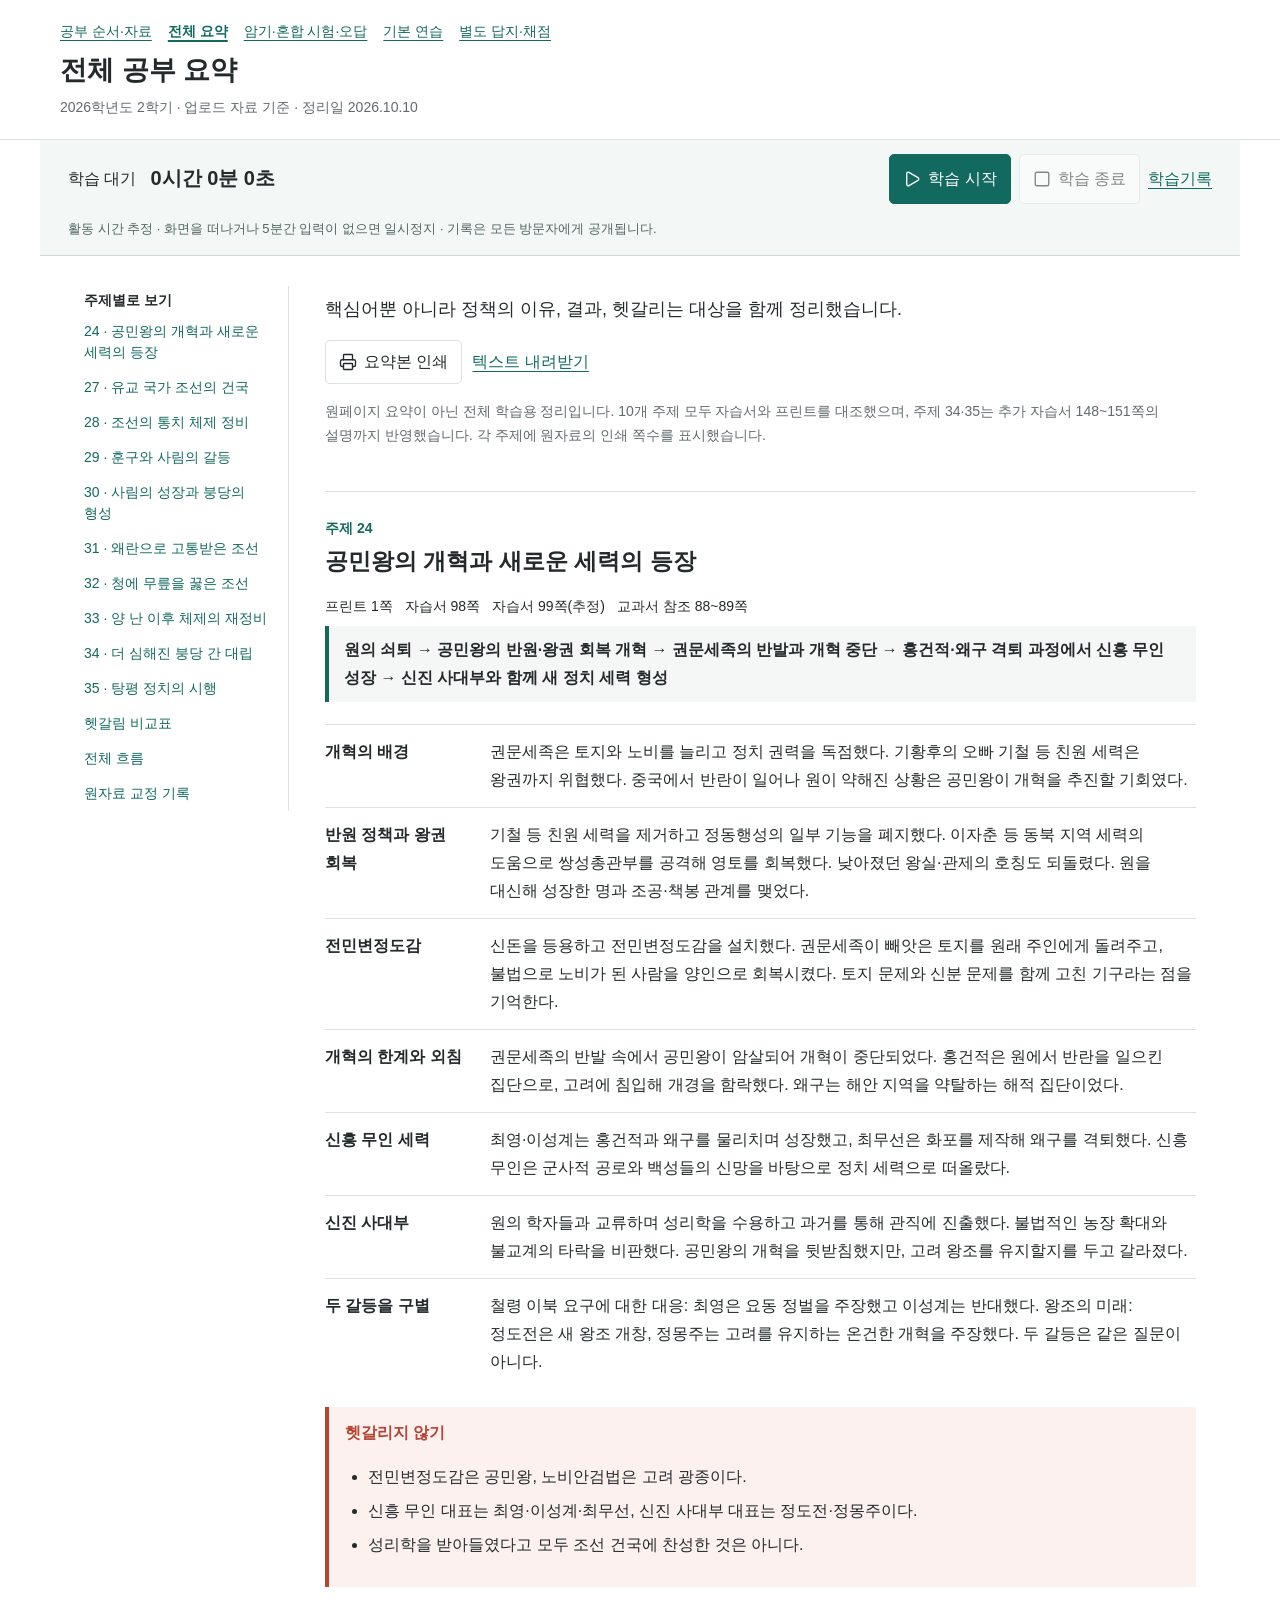
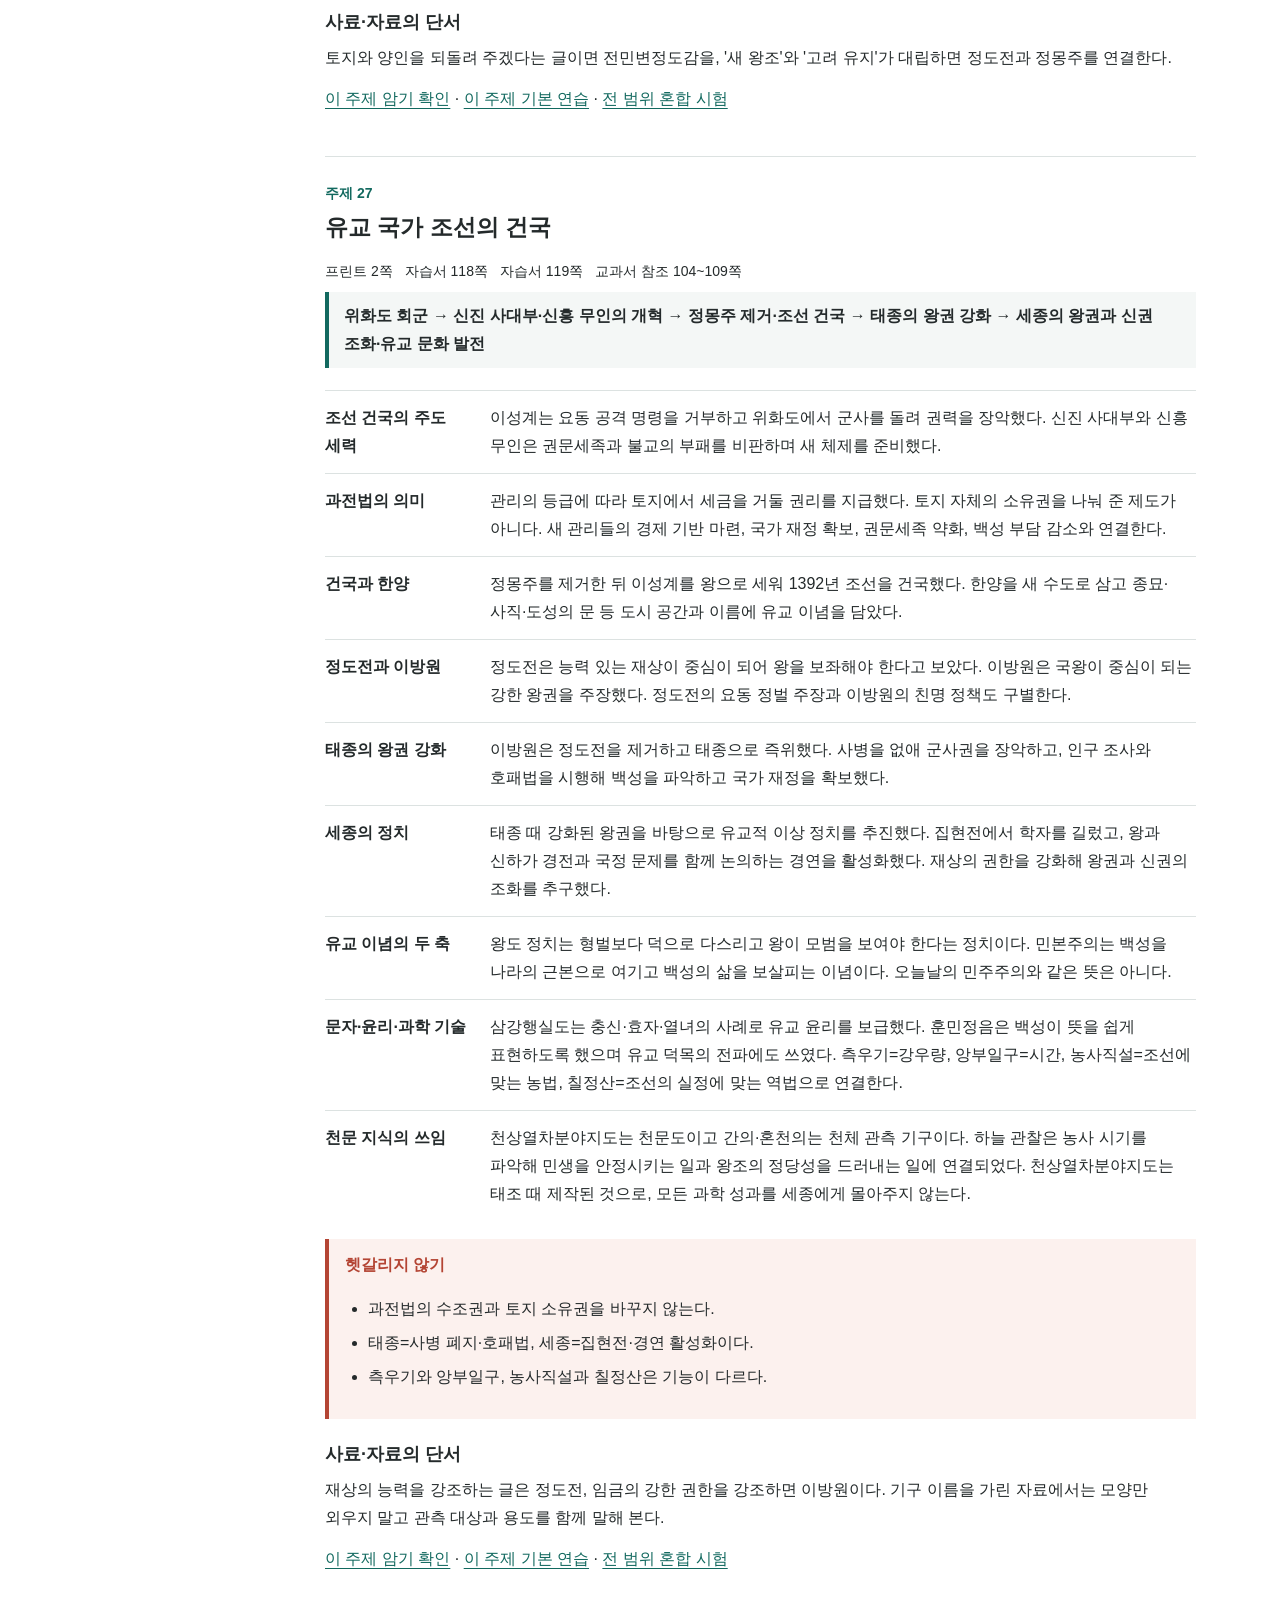
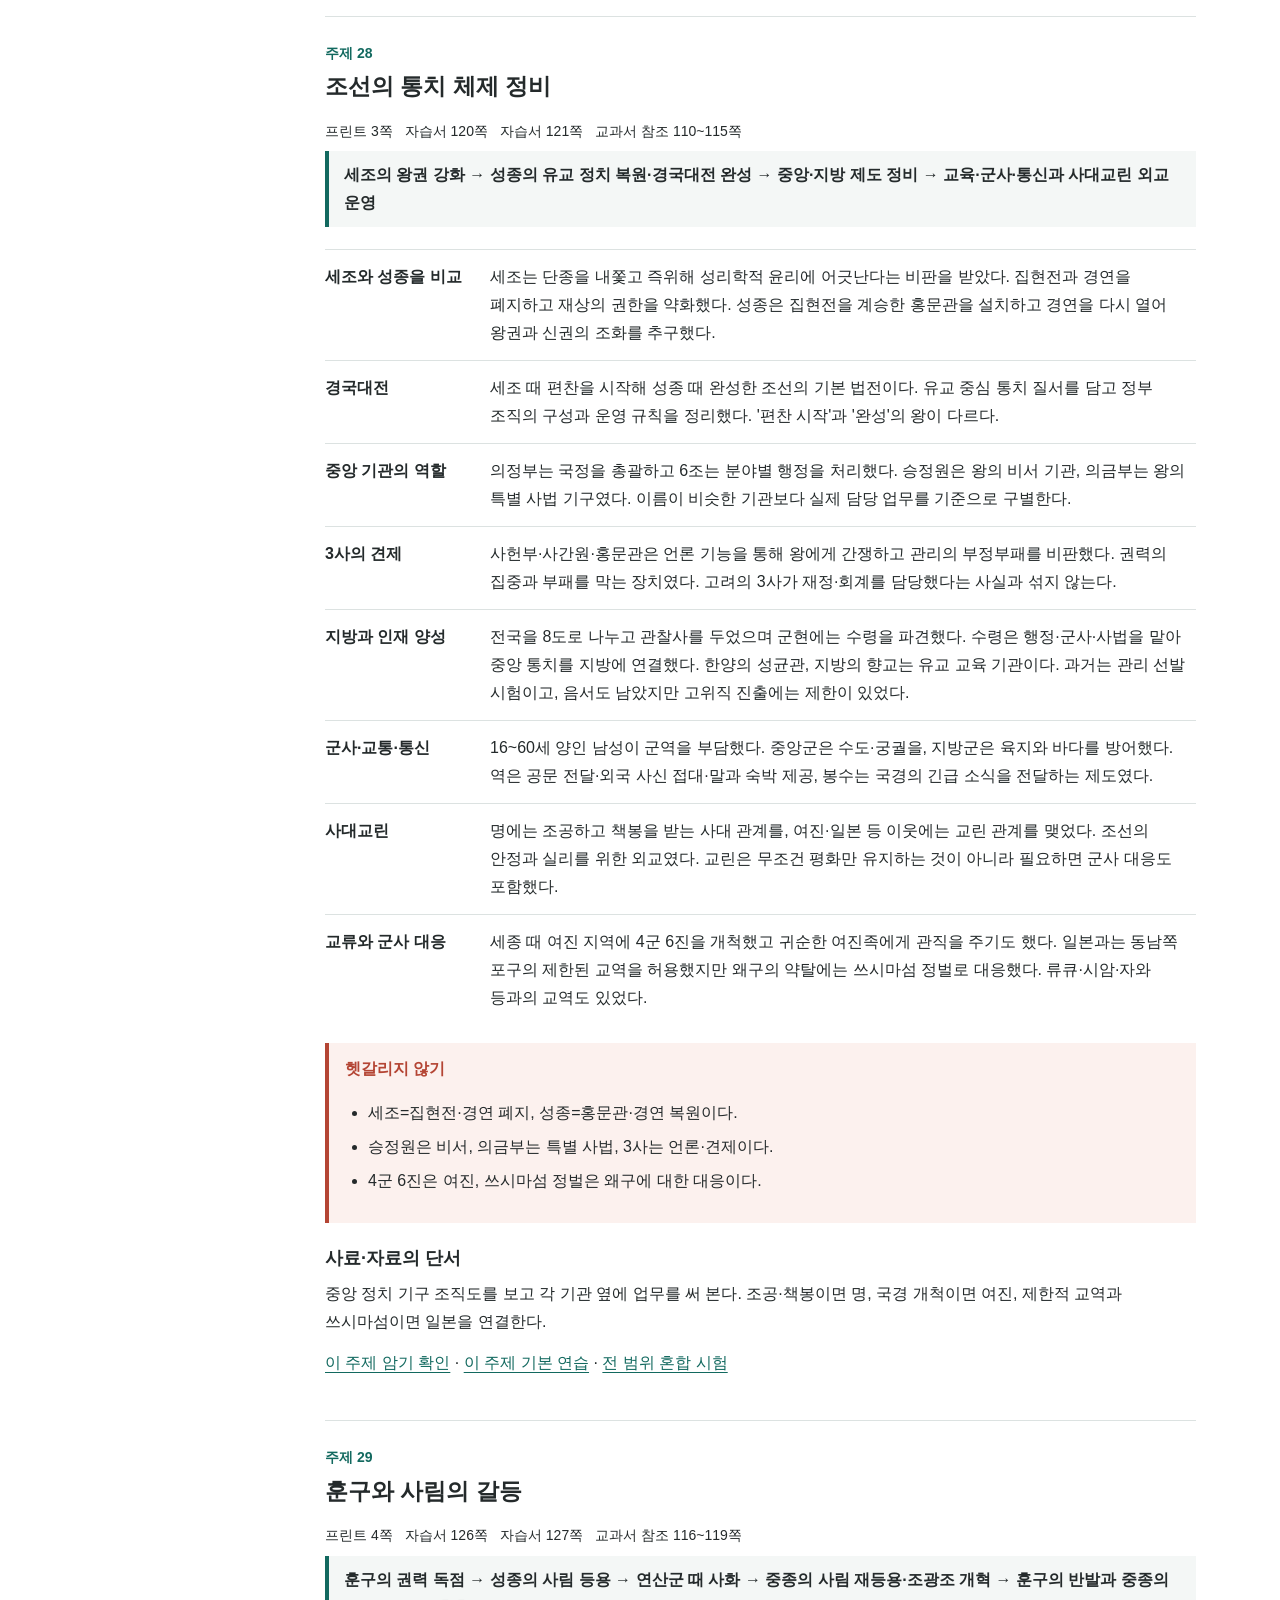
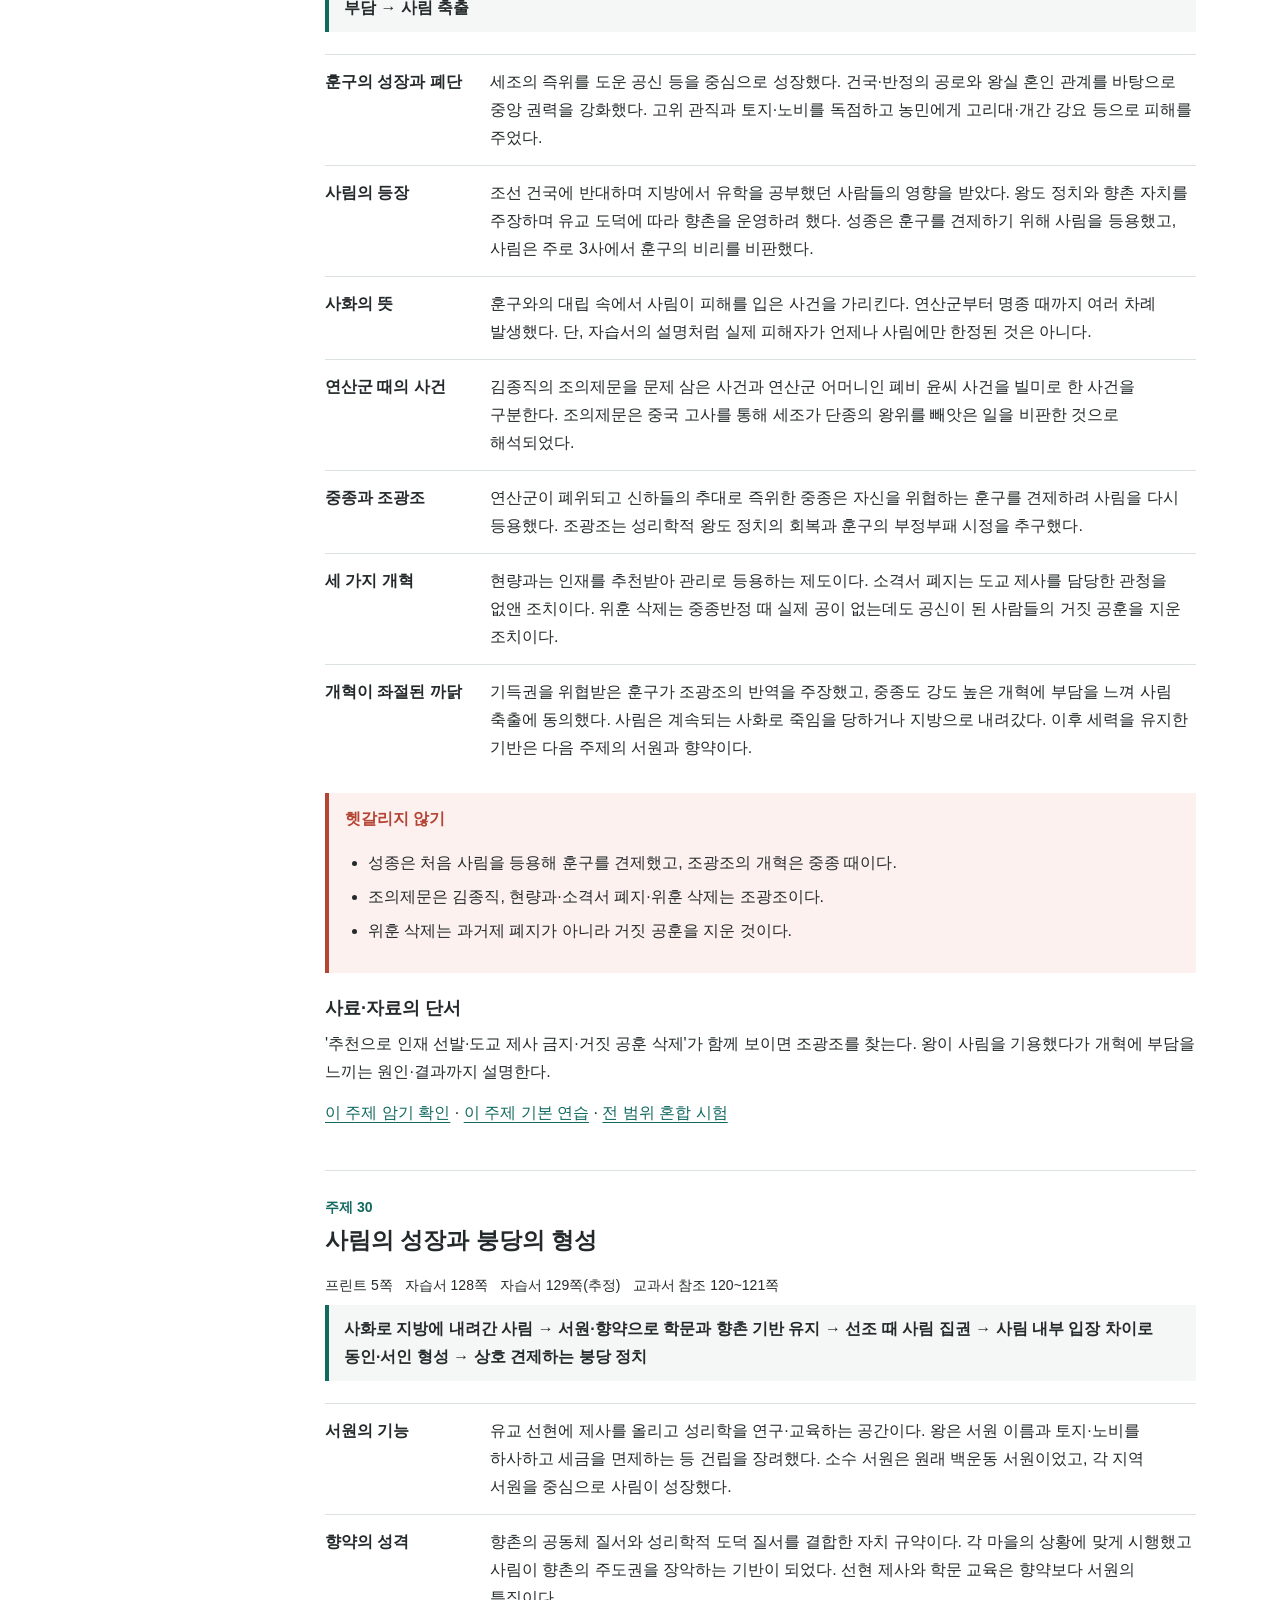
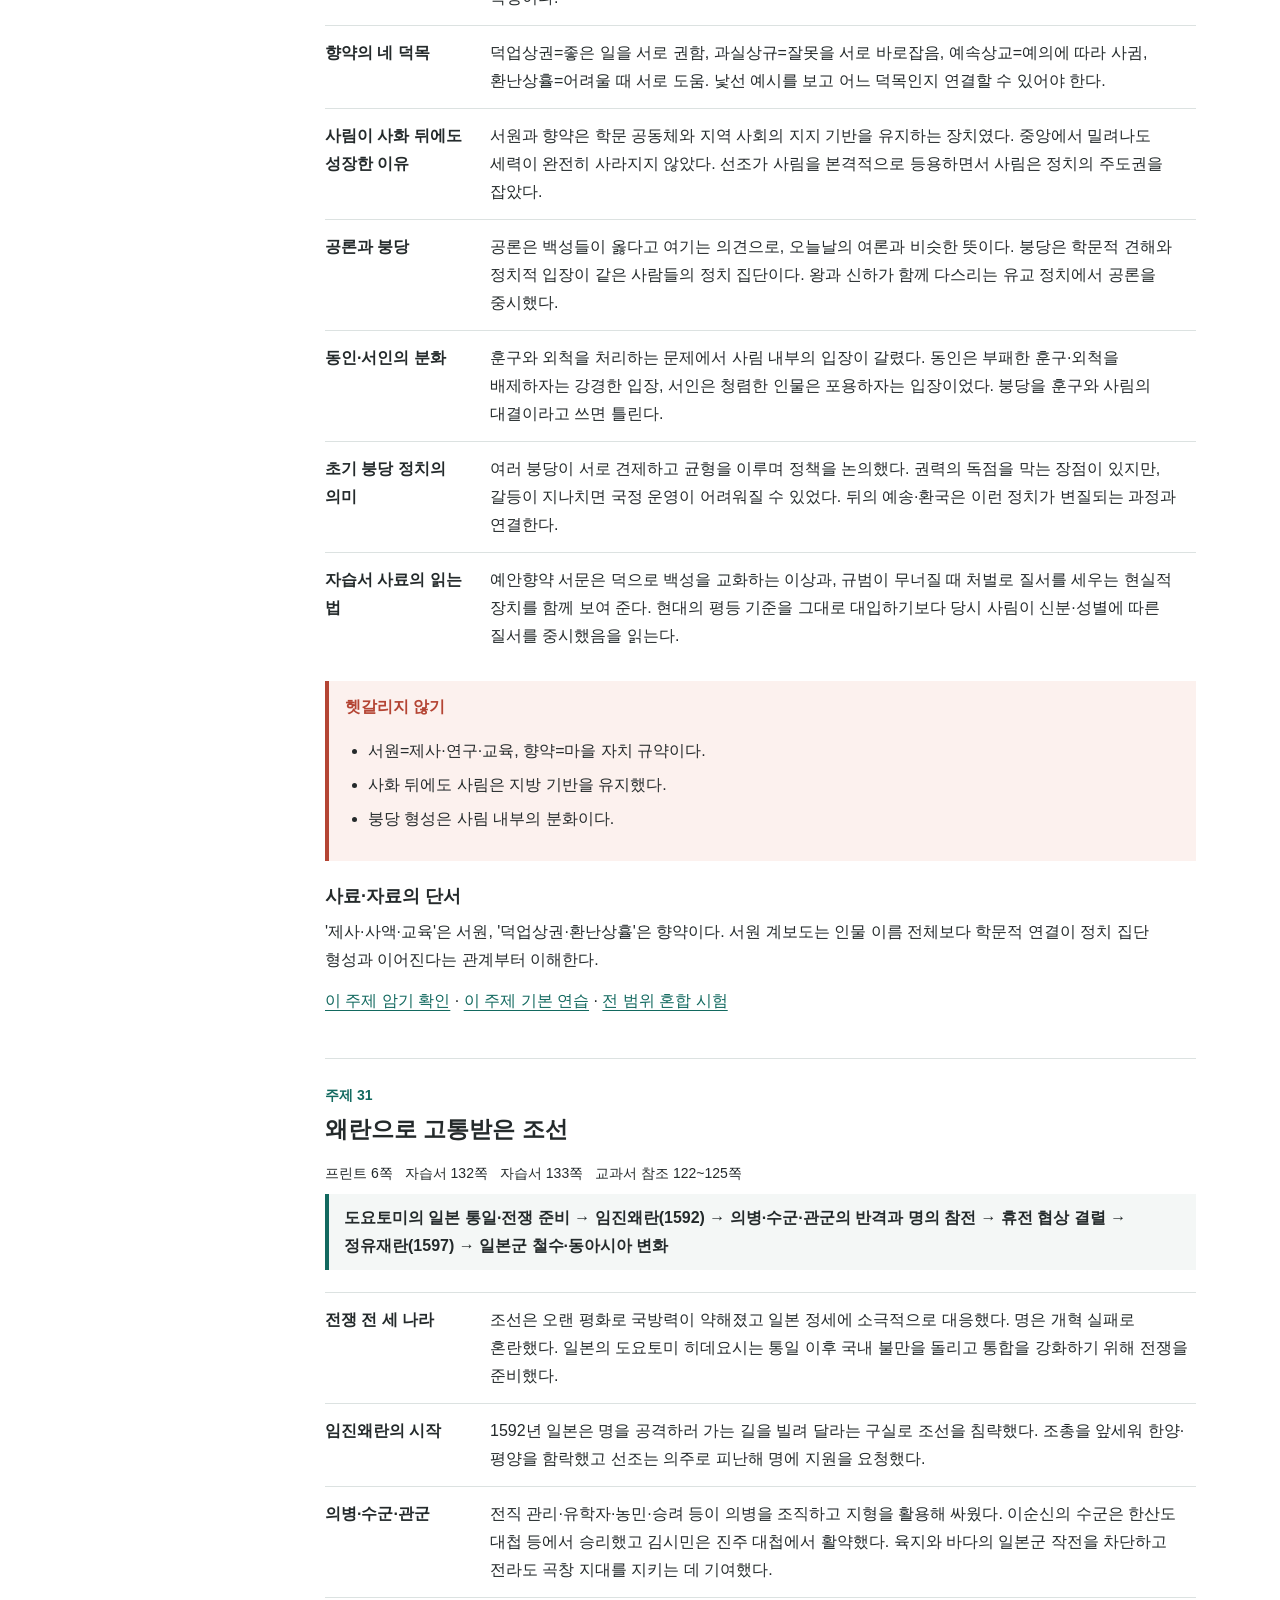
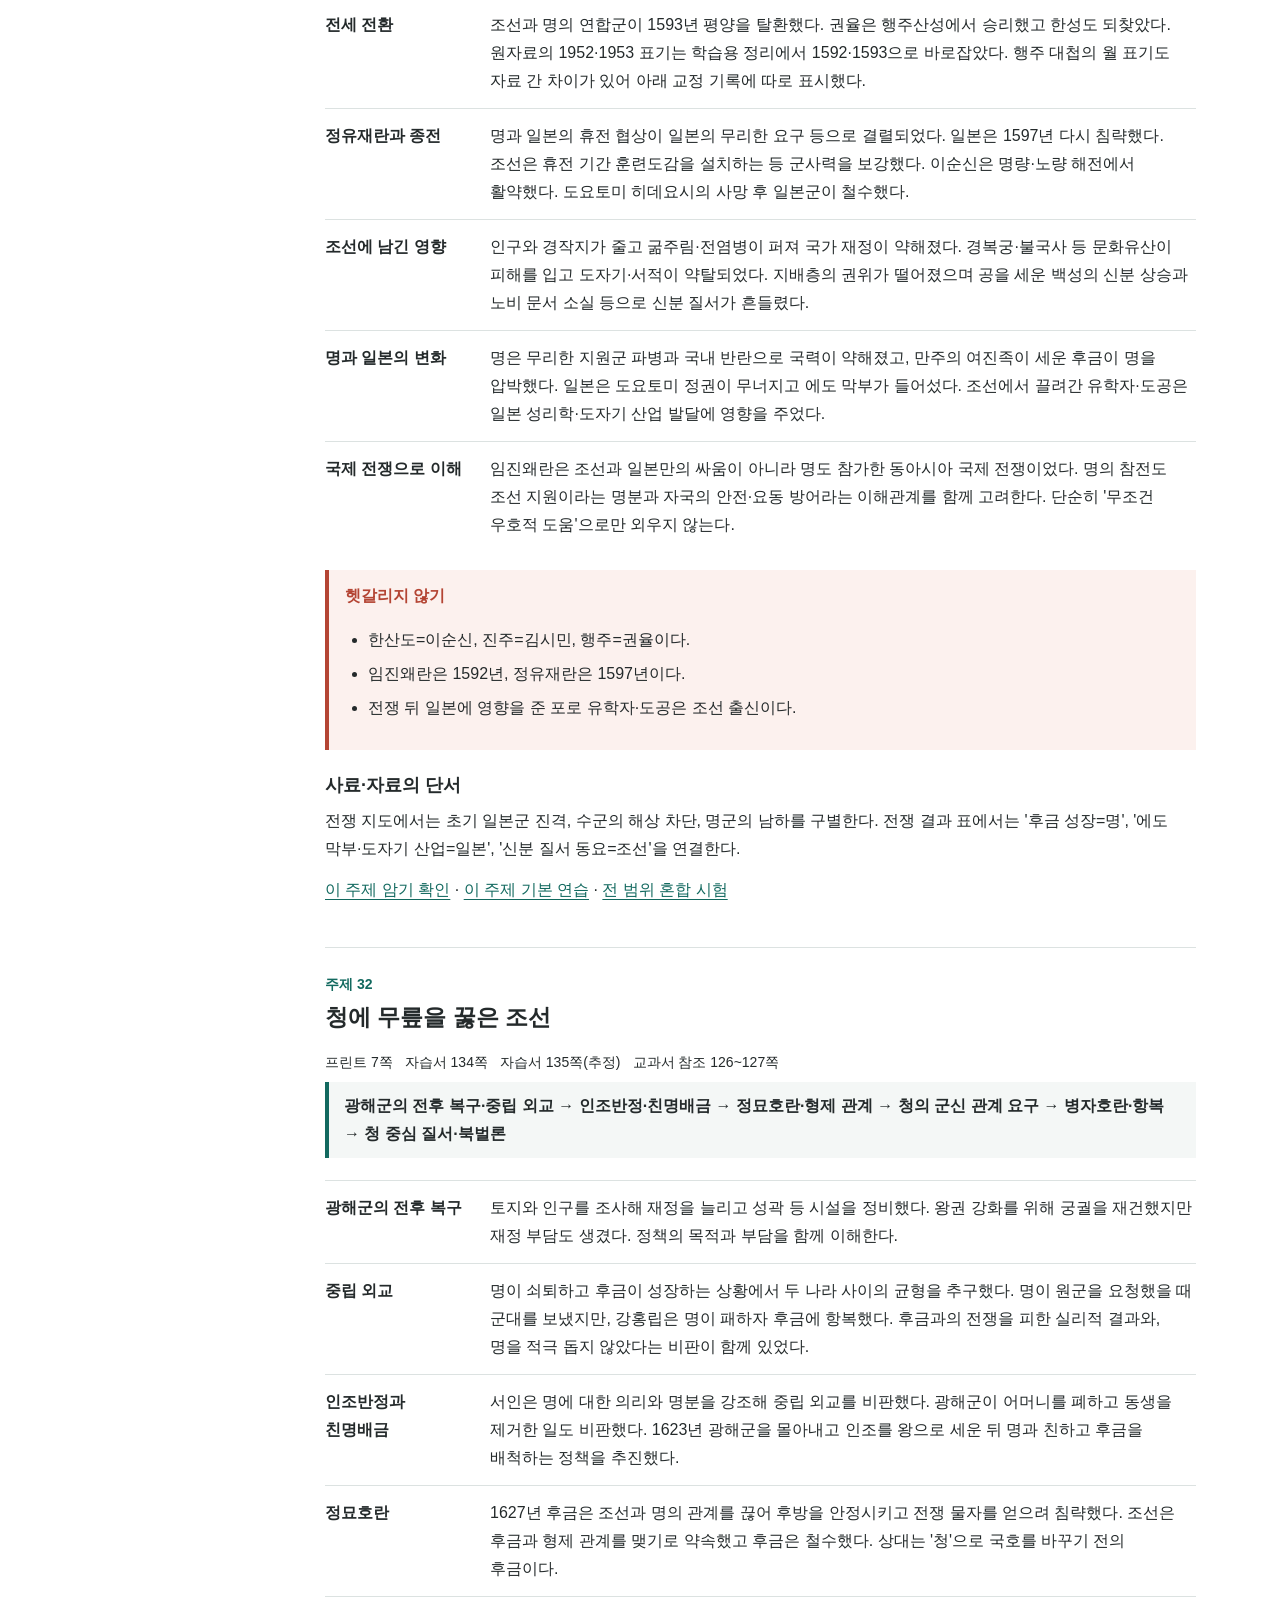
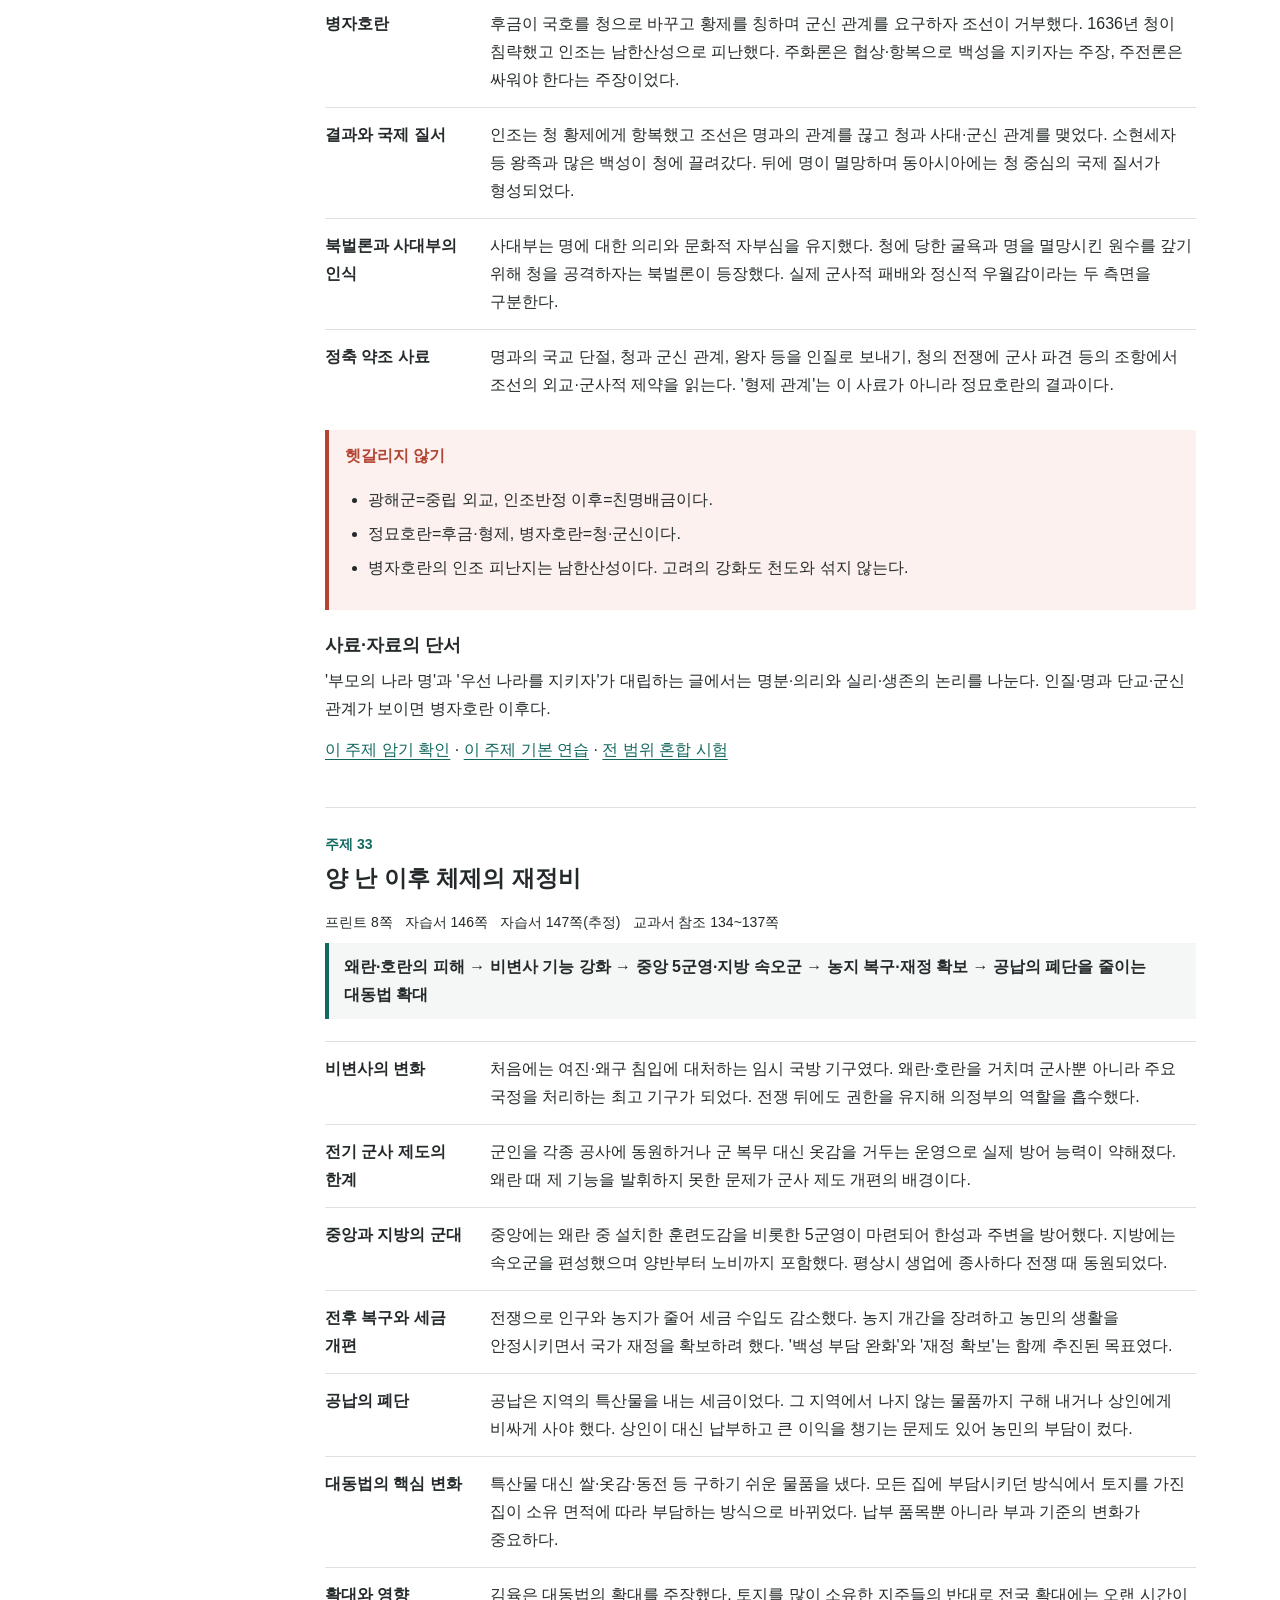
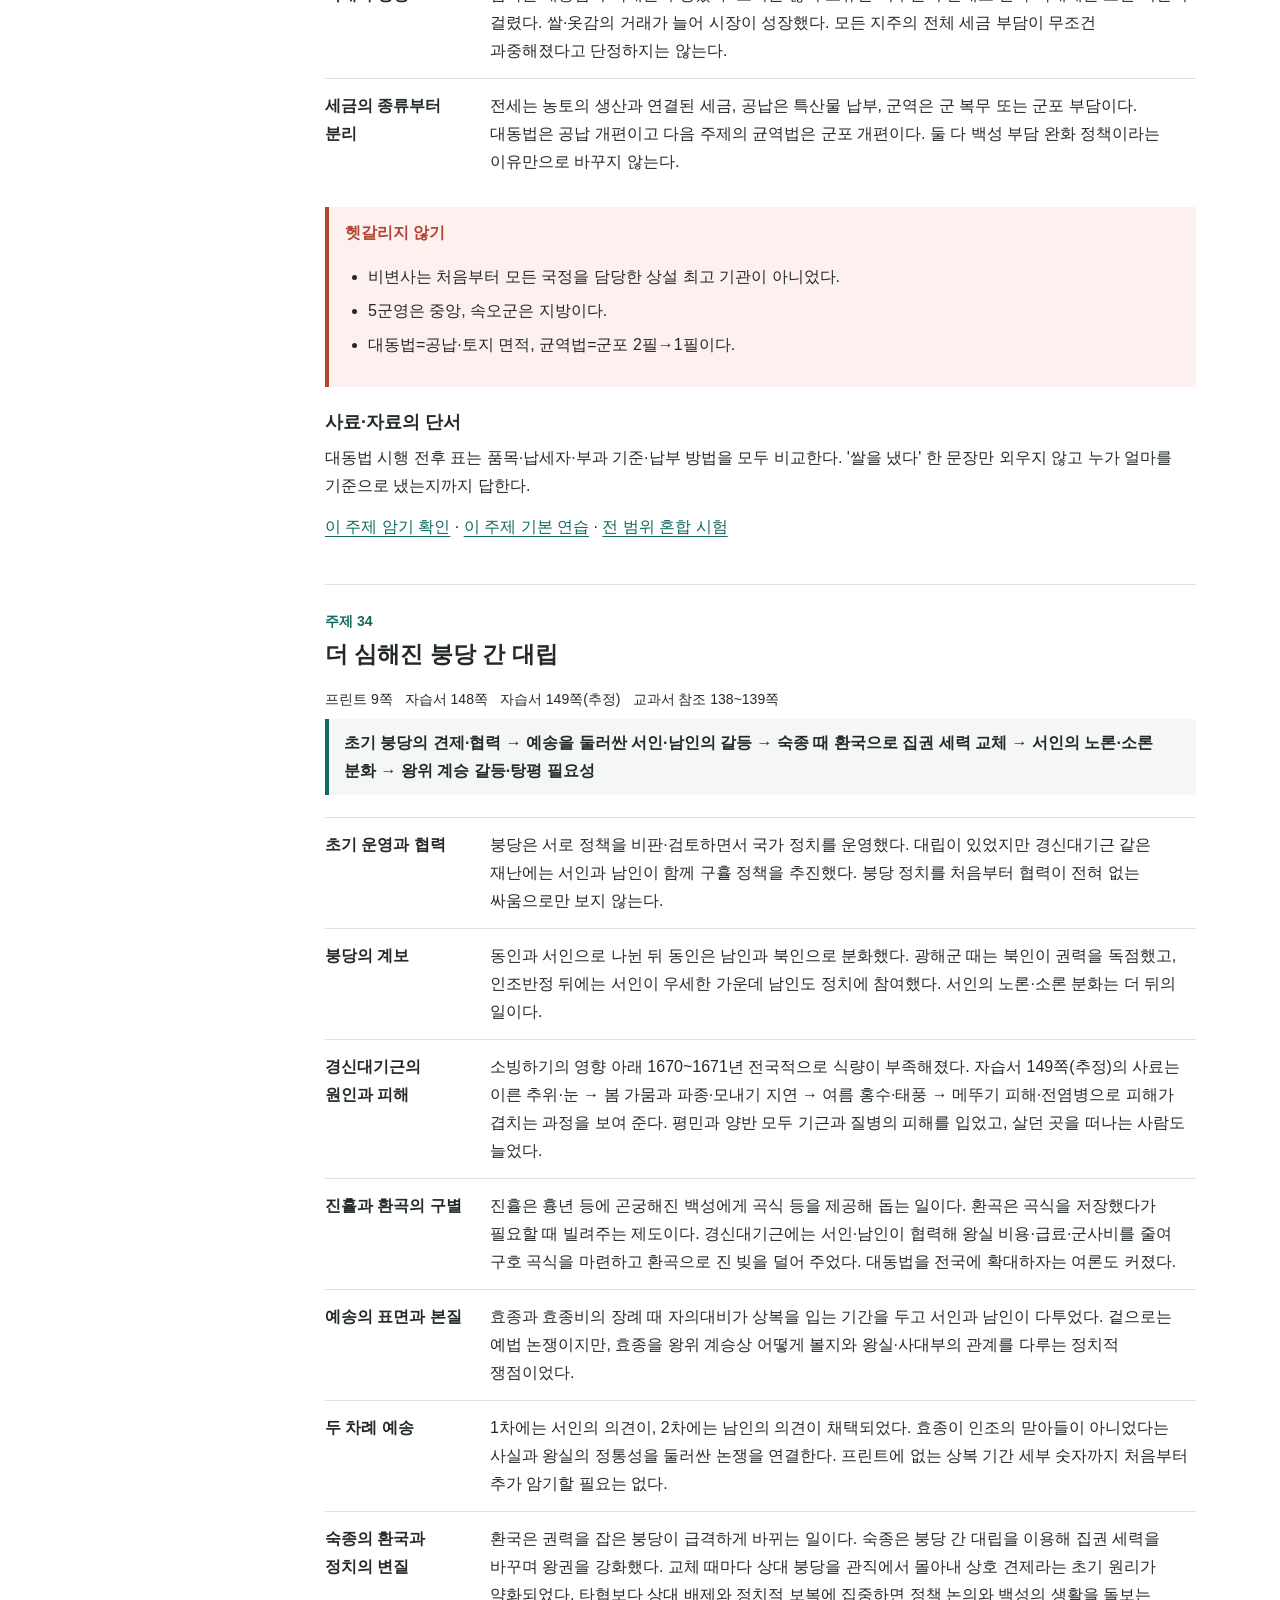
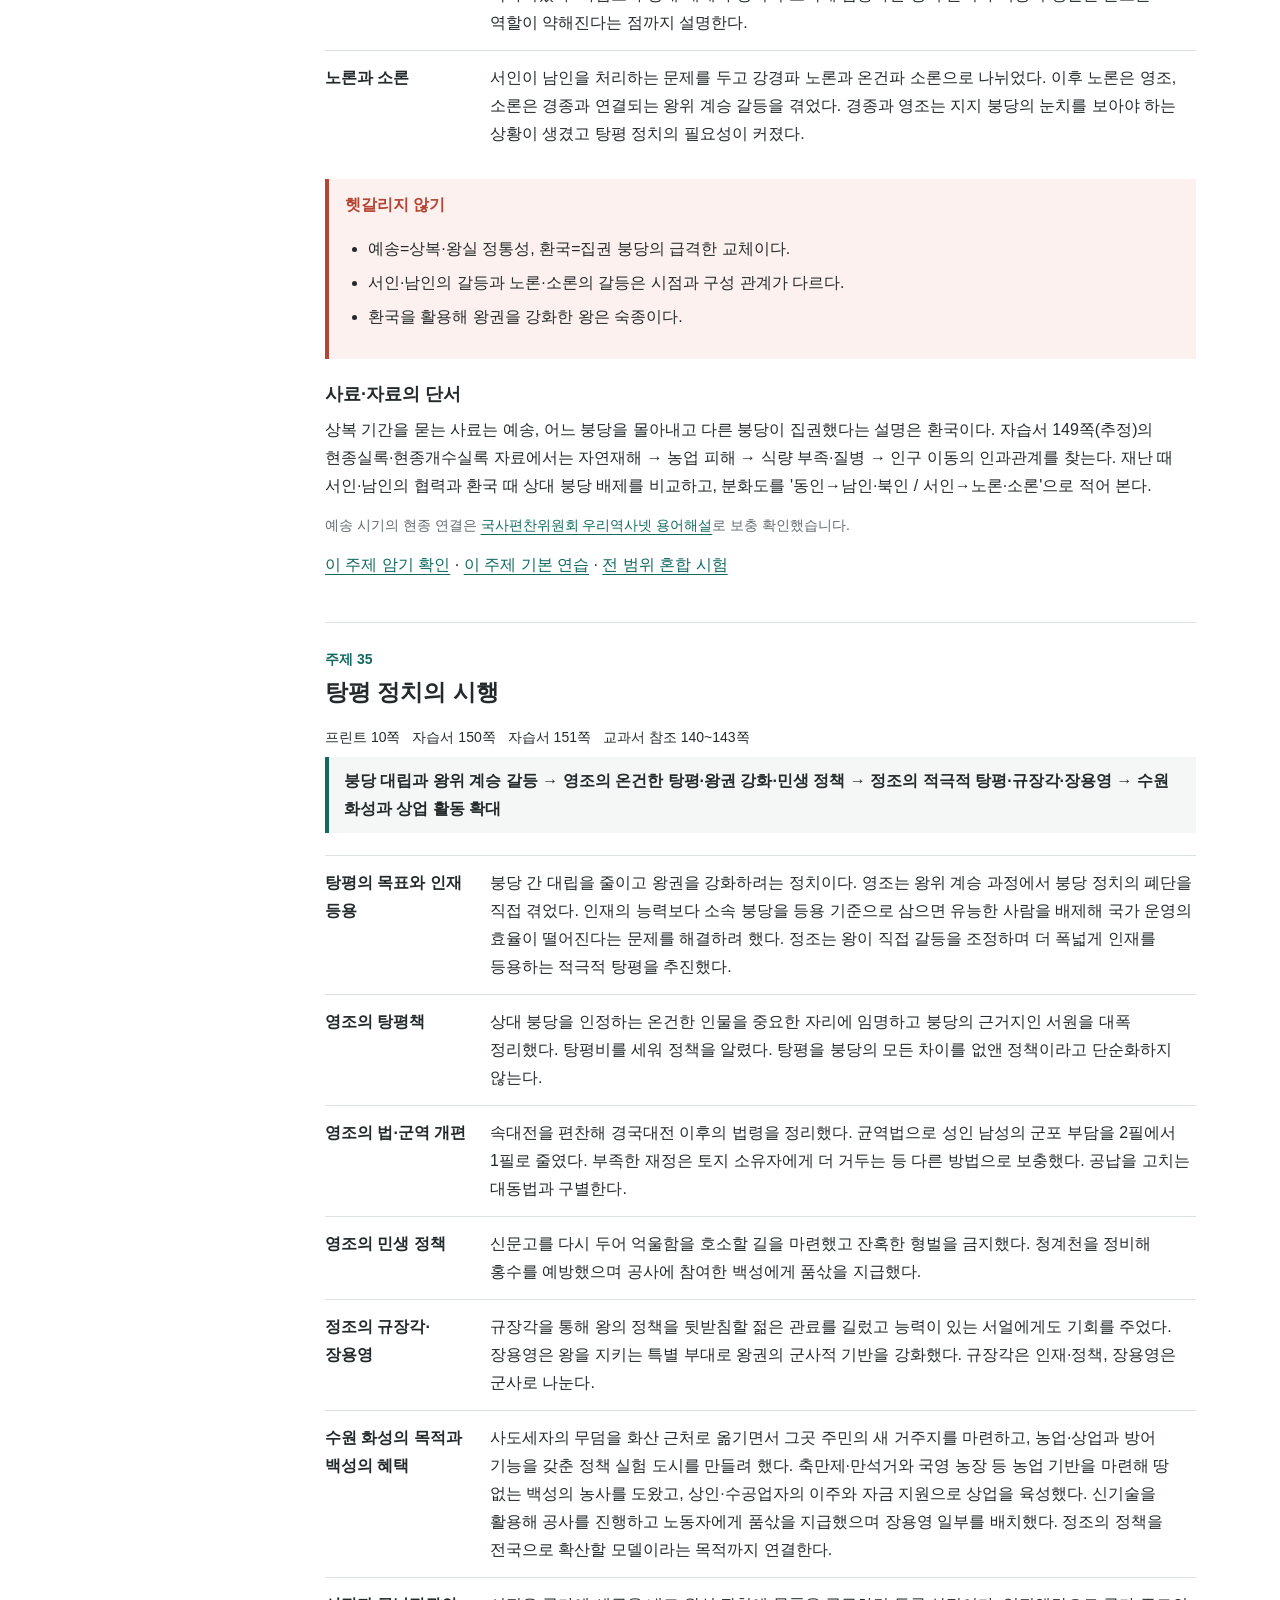
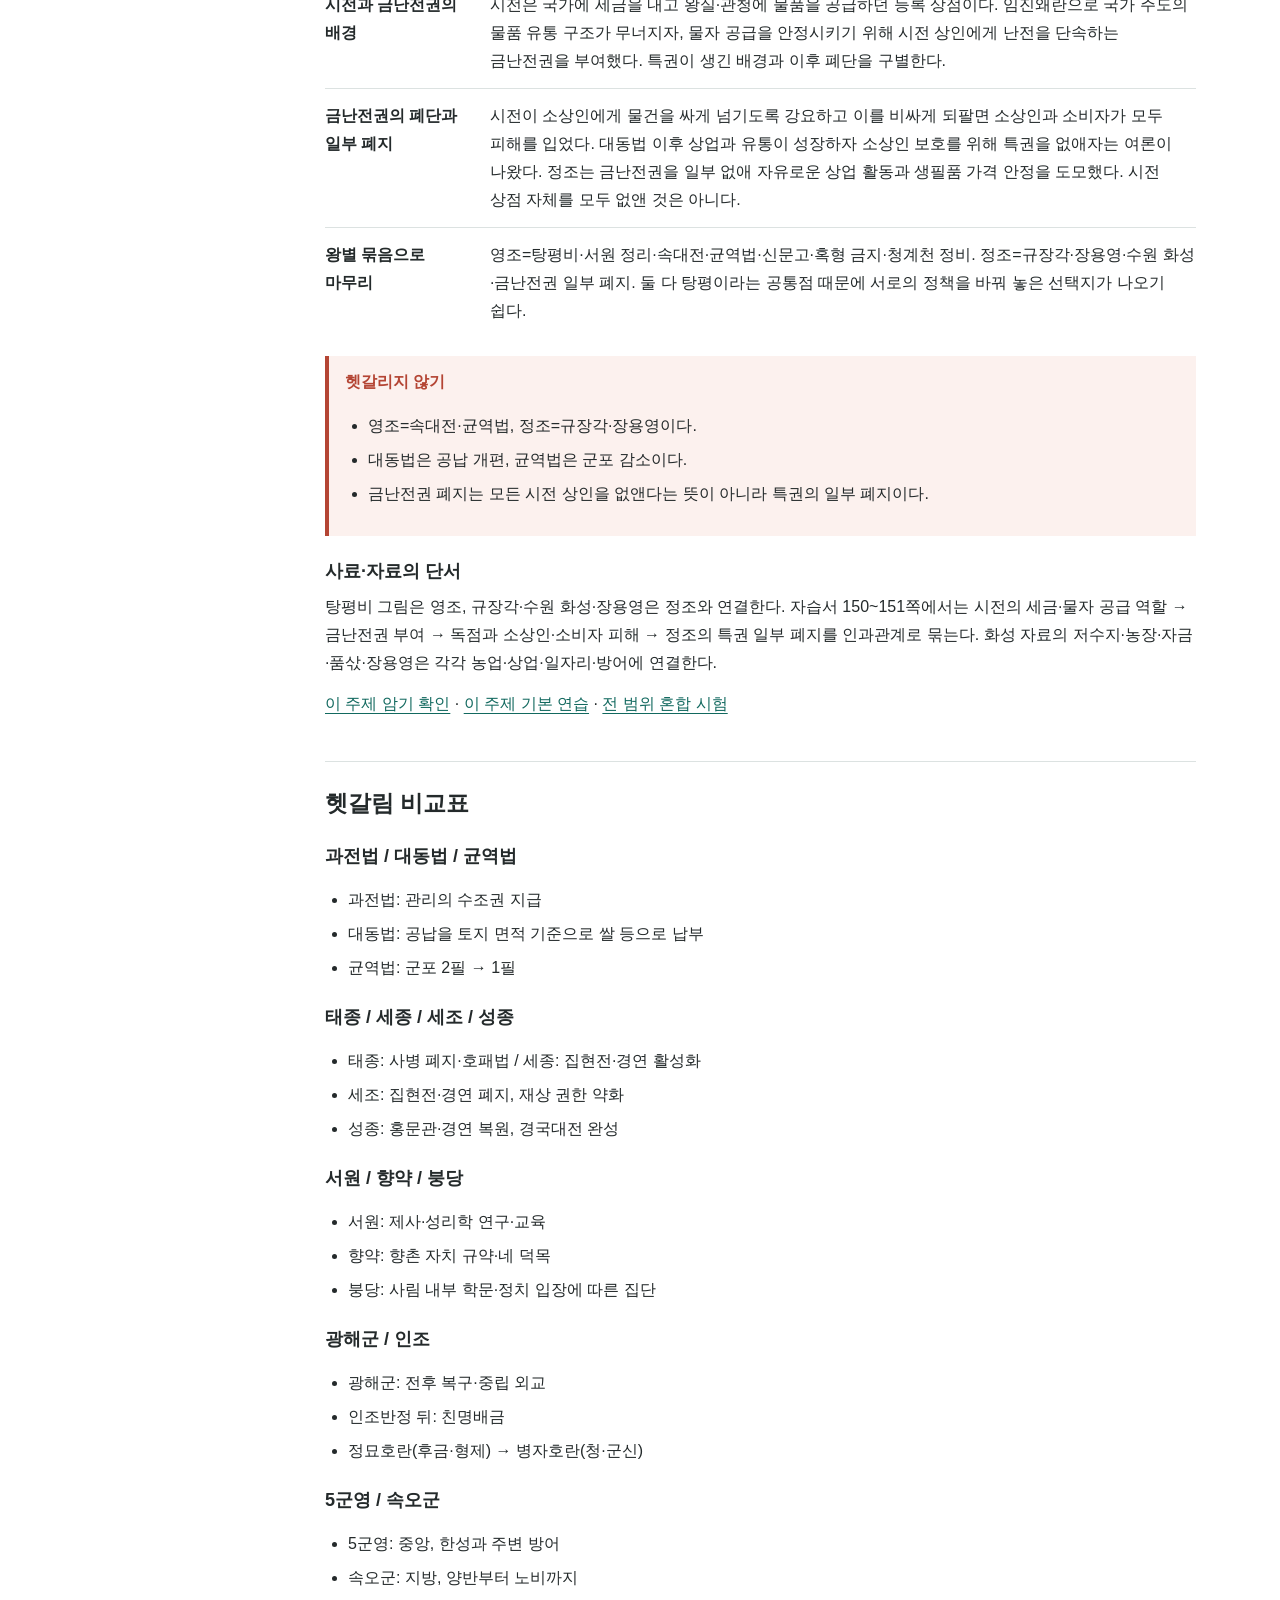
<file: study.html>
<!doctype html><html lang="ko"><head><meta charset="utf-8"><meta name="viewport" content="width=device-width,initial-scale=1"><title>전체 공부 요약 · 역사 2학기 중간</title><link rel="stylesheet" href="style.css"><link rel="stylesheet" href="activity.css?v=20261010-activity-1"><script defer src="cloud-config.js"></script><script defer src="cloud-store.js?v=20261010-activity-1"></script><script defer src="activity-core.js?v=20261010-activity-1"></script><script defer src="activity.js?v=20261010-activity-1"></script></head><body data-study-page="study"><header><nav class="topnav" aria-label="문서"><a href="index.html" >공부 순서·자료</a><a href="study.html" aria-current="page">전체 요약</a><a href="learn.html" >암기·혼합 시험·오답</a><a href="practice.html" >기본 연습</a><a href="answer-key.html" >별도 답지·채점</a></nav><h1>전체 공부 요약</h1><p>2026학년도 2학기 · 업로드 자료 기준 · 정리일 2026.10.10</p></header><div class="activity-bar no-print" aria-label="학습 시간"><div class="activity-status"><span id="activity-state" role="status">학습 대기</span><strong id="activity-clock">0시간 0분 0초</strong></div><div class="activity-controls"><button id="activity-start" class="primary"><i data-lucide="play" aria-hidden="true"></i><span id="activity-start-label">학습 시작</span></button><button id="activity-pause" hidden><i data-lucide="pause" aria-hidden="true"></i>일시정지</button><button id="activity-finish" disabled><i data-lucide="square" aria-hidden="true"></i>학습 종료</button><a href="learn.html#activity">학습기록</a></div><p class="activity-note">활동 시간 추정 · 화면을 떠나거나 5분간 입력이 없으면 일시정지 · 기록은 모든 방문자에게 공개됩니다.</p><p id="activity-local-warning" class="activity-note warning" hidden>이 기기에 저장할 수 없습니다. 창을 닫기 전에 기록을 백업해 주세요.</p></div><main class="layout"><aside class="sidebar no-print"><strong>주제별로 보기</strong><a href="#topic-24">24 · 공민왕의 개혁과 새로운 세력의 등장</a><a href="#topic-27">27 · 유교 국가 조선의 건국</a><a href="#topic-28">28 · 조선의 통치 체제 정비</a><a href="#topic-29">29 · 훈구와 사림의 갈등</a><a href="#topic-30">30 · 사림의 성장과 붕당의 형성</a><a href="#topic-31">31 · 왜란으로 고통받은 조선</a><a href="#topic-32">32 · 청에 무릎을 꿇은 조선</a><a href="#topic-33">33 · 양 난 이후 체제의 재정비</a><a href="#topic-34">34 · 더 심해진 붕당 간 대립</a><a href="#topic-35">35 · 탕평 정치의 시행</a><a href="#compare">헷갈림 비교표</a><a href="#chronology">전체 흐름</a><a href="#corrections">원자료 교정 기록</a></aside><article class="content"><section><p class="lede">핵심어뿐 아니라 정책의 이유, 결과, 헷갈리는 대상을 함께 정리했습니다.</p><div class="actions no-print"><button type="button" onclick="window.print()"><i data-lucide="printer" aria-hidden="true"></i>요약본 인쇄</button><a href="판독_학습정리.txt" download>텍스트 내려받기</a></div><p class="meta">원페이지 요약이 아닌 전체 학습용 정리입니다. 10개 주제 모두 자습서와 프린트를 대조했으며, 주제 34·35는 추가 자습서 148~151쪽의 설명까지 반영했습니다. 각 주제에 원자료의 인쇄 쪽수를 표시했습니다.</p></section><section id="topic-24"><span class="topic-number">주제 24</span><h2>공민왕의 개혁과 새로운 세력의 등장</h2><div class="sources"><span>프린트 1쪽</span><span>자습서 98쪽</span><span>자습서 99쪽(추정)</span><span>교과서 참조 88~89쪽</span></div><p class="flow">원의 쇠퇴 → 공민왕의 반원·왕권 회복 개혁 → 권문세족의 반발과 개혁 중단 → 홍건적·왜구 격퇴 과정에서 신흥 무인 성장 → 신진 사대부와 함께 새 정치 세력 형성</p><div class="fact"><strong>개혁의 배경</strong><p>권문세족은 토지와 노비를 늘리고 정치 권력을 독점했다. 기황후의 오빠 기철 등 친원 세력은 왕권까지 위협했다. 중국에서 반란이 일어나 원이 약해진 상황은 공민왕이 개혁을 추진할 기회였다.</p></div><div class="fact"><strong>반원 정책과 왕권 회복</strong><p>기철 등 친원 세력을 제거하고 정동행성의 일부 기능을 폐지했다. 이자춘 등 동북 지역 세력의 도움으로 쌍성총관부를 공격해 영토를 회복했다. 낮아졌던 왕실·관제의 호칭도 되돌렸다. 원을 대신해 성장한 명과 조공·책봉 관계를 맺었다.</p></div><div class="fact"><strong>전민변정도감</strong><p>신돈을 등용하고 전민변정도감을 설치했다. 권문세족이 빼앗은 토지를 원래 주인에게 돌려주고, 불법으로 노비가 된 사람을 양인으로 회복시켰다. 토지 문제와 신분 문제를 함께 고친 기구라는 점을 기억한다.</p></div><div class="fact"><strong>개혁의 한계와 외침</strong><p>권문세족의 반발 속에서 공민왕이 암살되어 개혁이 중단되었다. 홍건적은 원에서 반란을 일으킨 집단으로, 고려에 침입해 개경을 함락했다. 왜구는 해안 지역을 약탈하는 해적 집단이었다.</p></div><div class="fact"><strong>신흥 무인 세력</strong><p>최영·이성계는 홍건적과 왜구를 물리치며 성장했고, 최무선은 화포를 제작해 왜구를 격퇴했다. 신흥 무인은 군사적 공로와 백성들의 신망을 바탕으로 정치 세력으로 떠올랐다.</p></div><div class="fact"><strong>신진 사대부</strong><p>원의 학자들과 교류하며 성리학을 수용하고 과거를 통해 관직에 진출했다. 불법적인 농장 확대와 불교계의 타락을 비판했다. 공민왕의 개혁을 뒷받침했지만, 고려 왕조를 유지할지를 두고 갈라졌다.</p></div><div class="fact"><strong>두 갈등을 구별</strong><p>철령 이북 요구에 대한 대응: 최영은 요동 정벌을 주장했고 이성계는 반대했다. 왕조의 미래: 정도전은 새 왕조 개창, 정몽주는 고려를 유지하는 온건한 개혁을 주장했다. 두 갈등은 같은 질문이 아니다.</p></div><div class="trap"><strong>헷갈리지 않기</strong><ul><li>전민변정도감은 공민왕, 노비안검법은 고려 광종이다.</li><li>신흥 무인 대표는 최영·이성계·최무선, 신진 사대부 대표는 정도전·정몽주이다.</li><li>성리학을 받아들였다고 모두 조선 건국에 찬성한 것은 아니다.</li></ul></div><h3>사료·자료의 단서</h3><p>토지와 양인을 되돌려 주겠다는 글이면 전민변정도감을, '새 왕조'와 '고려 유지'가 대립하면 정도전과 정몽주를 연결한다.</p><p class="no-print"><a href="learn.html?topic=24">이 주제 암기 확인</a> · <a href="practice.html#topic-24">이 주제 기본 연습</a> · <a href="learn.html#exams">전 범위 혼합 시험</a></p></section><section id="topic-27"><span class="topic-number">주제 27</span><h2>유교 국가 조선의 건국</h2><div class="sources"><span>프린트 2쪽</span><span>자습서 118쪽</span><span>자습서 119쪽</span><span>교과서 참조 104~109쪽</span></div><p class="flow">위화도 회군 → 신진 사대부·신흥 무인의 개혁 → 정몽주 제거·조선 건국 → 태종의 왕권 강화 → 세종의 왕권과 신권 조화·유교 문화 발전</p><div class="fact"><strong>조선 건국의 주도 세력</strong><p>이성계는 요동 공격 명령을 거부하고 위화도에서 군사를 돌려 권력을 장악했다. 신진 사대부와 신흥 무인은 권문세족과 불교의 부패를 비판하며 새 체제를 준비했다.</p></div><div class="fact"><strong>과전법의 의미</strong><p>관리의 등급에 따라 토지에서 세금을 거둘 권리를 지급했다. 토지 자체의 소유권을 나눠 준 제도가 아니다. 새 관리들의 경제 기반 마련, 국가 재정 확보, 권문세족 약화, 백성 부담 감소와 연결한다.</p></div><div class="fact"><strong>건국과 한양</strong><p>정몽주를 제거한 뒤 이성계를 왕으로 세워 1392년 조선을 건국했다. 한양을 새 수도로 삼고 종묘·사직·도성의 문 등 도시 공간과 이름에 유교 이념을 담았다.</p></div><div class="fact"><strong>정도전과 이방원</strong><p>정도전은 능력 있는 재상이 중심이 되어 왕을 보좌해야 한다고 보았다. 이방원은 국왕이 중심이 되는 강한 왕권을 주장했다. 정도전의 요동 정벌 주장과 이방원의 친명 정책도 구별한다.</p></div><div class="fact"><strong>태종의 왕권 강화</strong><p>이방원은 정도전을 제거하고 태종으로 즉위했다. 사병을 없애 군사권을 장악하고, 인구 조사와 호패법을 시행해 백성을 파악하고 국가 재정을 확보했다.</p></div><div class="fact"><strong>세종의 정치</strong><p>태종 때 강화된 왕권을 바탕으로 유교적 이상 정치를 추진했다. 집현전에서 학자를 길렀고, 왕과 신하가 경전과 국정 문제를 함께 논의하는 경연을 활성화했다. 재상의 권한을 강화해 왕권과 신권의 조화를 추구했다.</p></div><div class="fact"><strong>유교 이념의 두 축</strong><p>왕도 정치는 형벌보다 덕으로 다스리고 왕이 모범을 보여야 한다는 정치이다. 민본주의는 백성을 나라의 근본으로 여기고 백성의 삶을 보살피는 이념이다. 오늘날의 민주주의와 같은 뜻은 아니다.</p></div><div class="fact"><strong>문자·윤리·과학 기술</strong><p>삼강행실도는 충신·효자·열녀의 사례로 유교 윤리를 보급했다. 훈민정음은 백성이 뜻을 쉽게 표현하도록 했으며 유교 덕목의 전파에도 쓰였다. 측우기=강우량, 앙부일구=시간, 농사직설=조선에 맞는 농법, 칠정산=조선의 실정에 맞는 역법으로 연결한다.</p></div><div class="fact"><strong>천문 지식의 쓰임</strong><p>천상열차분야지도는 천문도이고 간의·혼천의는 천체 관측 기구이다. 하늘 관찰은 농사 시기를 파악해 민생을 안정시키는 일과 왕조의 정당성을 드러내는 일에 연결되었다. 천상열차분야지도는 태조 때 제작된 것으로, 모든 과학 성과를 세종에게 몰아주지 않는다.</p></div><div class="trap"><strong>헷갈리지 않기</strong><ul><li>과전법의 수조권과 토지 소유권을 바꾸지 않는다.</li><li>태종=사병 폐지·호패법, 세종=집현전·경연 활성화이다.</li><li>측우기와 앙부일구, 농사직설과 칠정산은 기능이 다르다.</li></ul></div><h3>사료·자료의 단서</h3><p>재상의 능력을 강조하는 글은 정도전, 임금의 강한 권한을 강조하면 이방원이다. 기구 이름을 가린 자료에서는 모양만 외우지 말고 관측 대상과 용도를 함께 말해 본다.</p><p class="no-print"><a href="learn.html?topic=27">이 주제 암기 확인</a> · <a href="practice.html#topic-27">이 주제 기본 연습</a> · <a href="learn.html#exams">전 범위 혼합 시험</a></p></section><section id="topic-28"><span class="topic-number">주제 28</span><h2>조선의 통치 체제 정비</h2><div class="sources"><span>프린트 3쪽</span><span>자습서 120쪽</span><span>자습서 121쪽</span><span>교과서 참조 110~115쪽</span></div><p class="flow">세조의 왕권 강화 → 성종의 유교 정치 복원·경국대전 완성 → 중앙·지방 제도 정비 → 교육·군사·통신과 사대교린 외교 운영</p><div class="fact"><strong>세조와 성종을 비교</strong><p>세조는 단종을 내쫓고 즉위해 성리학적 윤리에 어긋난다는 비판을 받았다. 집현전과 경연을 폐지하고 재상의 권한을 약화했다. 성종은 집현전을 계승한 홍문관을 설치하고 경연을 다시 열어 왕권과 신권의 조화를 추구했다.</p></div><div class="fact"><strong>경국대전</strong><p>세조 때 편찬을 시작해 성종 때 완성한 조선의 기본 법전이다. 유교 중심 통치 질서를 담고 정부 조직의 구성과 운영 규칙을 정리했다. '편찬 시작'과 '완성'의 왕이 다르다.</p></div><div class="fact"><strong>중앙 기관의 역할</strong><p>의정부는 국정을 총괄하고 6조는 분야별 행정을 처리했다. 승정원은 왕의 비서 기관, 의금부는 왕의 특별 사법 기구였다. 이름이 비슷한 기관보다 실제 담당 업무를 기준으로 구별한다.</p></div><div class="fact"><strong>3사의 견제</strong><p>사헌부·사간원·홍문관은 언론 기능을 통해 왕에게 간쟁하고 관리의 부정부패를 비판했다. 권력의 집중과 부패를 막는 장치였다. 고려의 3사가 재정·회계를 담당했다는 사실과 섞지 않는다.</p></div><div class="fact"><strong>지방과 인재 양성</strong><p>전국을 8도로 나누고 관찰사를 두었으며 군현에는 수령을 파견했다. 수령은 행정·군사·사법을 맡아 중앙 통치를 지방에 연결했다. 한양의 성균관, 지방의 향교는 유교 교육 기관이다. 과거는 관리 선발 시험이고, 음서도 남았지만 고위직 진출에는 제한이 있었다.</p></div><div class="fact"><strong>군사·교통·통신</strong><p>16~60세 양인 남성이 군역을 부담했다. 중앙군은 수도·궁궐을, 지방군은 육지와 바다를 방어했다. 역은 공문 전달·외국 사신 접대·말과 숙박 제공, 봉수는 국경의 긴급 소식을 전달하는 제도였다.</p></div><div class="fact"><strong>사대교린</strong><p>명에는 조공하고 책봉을 받는 사대 관계를, 여진·일본 등 이웃에는 교린 관계를 맺었다. 조선의 안정과 실리를 위한 외교였다. 교린은 무조건 평화만 유지하는 것이 아니라 필요하면 군사 대응도 포함했다.</p></div><div class="fact"><strong>교류와 군사 대응</strong><p>세종 때 여진 지역에 4군 6진을 개척했고 귀순한 여진족에게 관직을 주기도 했다. 일본과는 동남쪽 포구의 제한된 교역을 허용했지만 왜구의 약탈에는 쓰시마섬 정벌로 대응했다. 류큐·시암·자와 등과의 교역도 있었다.</p></div><div class="trap"><strong>헷갈리지 않기</strong><ul><li>세조=집현전·경연 폐지, 성종=홍문관·경연 복원이다.</li><li>승정원은 비서, 의금부는 특별 사법, 3사는 언론·견제이다.</li><li>4군 6진은 여진, 쓰시마섬 정벌은 왜구에 대한 대응이다.</li></ul></div><h3>사료·자료의 단서</h3><p>중앙 정치 기구 조직도를 보고 각 기관 옆에 업무를 써 본다. 조공·책봉이면 명, 국경 개척이면 여진, 제한적 교역과 쓰시마섬이면 일본을 연결한다.</p><p class="no-print"><a href="learn.html?topic=28">이 주제 암기 확인</a> · <a href="practice.html#topic-28">이 주제 기본 연습</a> · <a href="learn.html#exams">전 범위 혼합 시험</a></p></section><section id="topic-29"><span class="topic-number">주제 29</span><h2>훈구와 사림의 갈등</h2><div class="sources"><span>프린트 4쪽</span><span>자습서 126쪽</span><span>자습서 127쪽</span><span>교과서 참조 116~119쪽</span></div><p class="flow">훈구의 권력 독점 → 성종의 사림 등용 → 연산군 때 사화 → 중종의 사림 재등용·조광조 개혁 → 훈구의 반발과 중종의 부담 → 사림 축출</p><div class="fact"><strong>훈구의 성장과 폐단</strong><p>세조의 즉위를 도운 공신 등을 중심으로 성장했다. 건국·반정의 공로와 왕실 혼인 관계를 바탕으로 중앙 권력을 강화했다. 고위 관직과 토지·노비를 독점하고 농민에게 고리대·개간 강요 등으로 피해를 주었다.</p></div><div class="fact"><strong>사림의 등장</strong><p>조선 건국에 반대하며 지방에서 유학을 공부했던 사람들의 영향을 받았다. 왕도 정치와 향촌 자치를 주장하며 유교 도덕에 따라 향촌을 운영하려 했다. 성종은 훈구를 견제하기 위해 사림을 등용했고, 사림은 주로 3사에서 훈구의 비리를 비판했다.</p></div><div class="fact"><strong>사화의 뜻</strong><p>훈구와의 대립 속에서 사림이 피해를 입은 사건을 가리킨다. 연산군부터 명종 때까지 여러 차례 발생했다. 단, 자습서의 설명처럼 실제 피해자가 언제나 사림에만 한정된 것은 아니다.</p></div><div class="fact"><strong>연산군 때의 사건</strong><p>김종직의 조의제문을 문제 삼은 사건과 연산군 어머니인 폐비 윤씨 사건을 빌미로 한 사건을 구분한다. 조의제문은 중국 고사를 통해 세조가 단종의 왕위를 빼앗은 일을 비판한 것으로 해석되었다.</p></div><div class="fact"><strong>중종과 조광조</strong><p>연산군이 폐위되고 신하들의 추대로 즉위한 중종은 자신을 위협하는 훈구를 견제하려 사림을 다시 등용했다. 조광조는 성리학적 왕도 정치의 회복과 훈구의 부정부패 시정을 추구했다.</p></div><div class="fact"><strong>세 가지 개혁</strong><p>현량과는 인재를 추천받아 관리로 등용하는 제도이다. 소격서 폐지는 도교 제사를 담당한 관청을 없앤 조치이다. 위훈 삭제는 중종반정 때 실제 공이 없는데도 공신이 된 사람들의 거짓 공훈을 지운 조치이다.</p></div><div class="fact"><strong>개혁이 좌절된 까닭</strong><p>기득권을 위협받은 훈구가 조광조의 반역을 주장했고, 중종도 강도 높은 개혁에 부담을 느껴 사림 축출에 동의했다. 사림은 계속되는 사화로 죽임을 당하거나 지방으로 내려갔다. 이후 세력을 유지한 기반은 다음 주제의 서원과 향약이다.</p></div><div class="trap"><strong>헷갈리지 않기</strong><ul><li>성종은 처음 사림을 등용해 훈구를 견제했고, 조광조의 개혁은 중종 때이다.</li><li>조의제문은 김종직, 현량과·소격서 폐지·위훈 삭제는 조광조이다.</li><li>위훈 삭제는 과거제 폐지가 아니라 거짓 공훈을 지운 것이다.</li></ul></div><h3>사료·자료의 단서</h3><p>'추천으로 인재 선발·도교 제사 금지·거짓 공훈 삭제'가 함께 보이면 조광조를 찾는다. 왕이 사림을 기용했다가 개혁에 부담을 느끼는 원인·결과까지 설명한다.</p><p class="no-print"><a href="learn.html?topic=29">이 주제 암기 확인</a> · <a href="practice.html#topic-29">이 주제 기본 연습</a> · <a href="learn.html#exams">전 범위 혼합 시험</a></p></section><section id="topic-30"><span class="topic-number">주제 30</span><h2>사림의 성장과 붕당의 형성</h2><div class="sources"><span>프린트 5쪽</span><span>자습서 128쪽</span><span>자습서 129쪽(추정)</span><span>교과서 참조 120~121쪽</span></div><p class="flow">사화로 지방에 내려간 사림 → 서원·향약으로 학문과 향촌 기반 유지 → 선조 때 사림 집권 → 사림 내부 입장 차이로 동인·서인 형성 → 상호 견제하는 붕당 정치</p><div class="fact"><strong>서원의 기능</strong><p>유교 선현에 제사를 올리고 성리학을 연구·교육하는 공간이다. 왕은 서원 이름과 토지·노비를 하사하고 세금을 면제하는 등 건립을 장려했다. 소수 서원은 원래 백운동 서원이었고, 각 지역 서원을 중심으로 사림이 성장했다.</p></div><div class="fact"><strong>향약의 성격</strong><p>향촌의 공동체 질서와 성리학적 도덕 질서를 결합한 자치 규약이다. 각 마을의 상황에 맞게 시행했고 사림이 향촌의 주도권을 장악하는 기반이 되었다. 선현 제사와 학문 교육은 향약보다 서원의 특징이다.</p></div><div class="fact"><strong>향약의 네 덕목</strong><p>덕업상권=좋은 일을 서로 권함, 과실상규=잘못을 서로 바로잡음, 예속상교=예의에 따라 사귐, 환난상휼=어려울 때 서로 도움. 낯선 예시를 보고 어느 덕목인지 연결할 수 있어야 한다.</p></div><div class="fact"><strong>사림이 사화 뒤에도 성장한 이유</strong><p>서원과 향약은 학문 공동체와 지역 사회의 지지 기반을 유지하는 장치였다. 중앙에서 밀려나도 세력이 완전히 사라지지 않았다. 선조가 사림을 본격적으로 등용하면서 사림은 정치의 주도권을 잡았다.</p></div><div class="fact"><strong>공론과 붕당</strong><p>공론은 백성들이 옳다고 여기는 의견으로, 오늘날의 여론과 비슷한 뜻이다. 붕당은 학문적 견해와 정치적 입장이 같은 사람들의 정치 집단이다. 왕과 신하가 함께 다스리는 유교 정치에서 공론을 중시했다.</p></div><div class="fact"><strong>동인·서인의 분화</strong><p>훈구와 외척을 처리하는 문제에서 사림 내부의 입장이 갈렸다. 동인은 부패한 훈구·외척을 배제하자는 강경한 입장, 서인은 청렴한 인물은 포용하자는 입장이었다. 붕당을 훈구와 사림의 대결이라고 쓰면 틀린다.</p></div><div class="fact"><strong>초기 붕당 정치의 의미</strong><p>여러 붕당이 서로 견제하고 균형을 이루며 정책을 논의했다. 권력의 독점을 막는 장점이 있지만, 갈등이 지나치면 국정 운영이 어려워질 수 있었다. 뒤의 예송·환국은 이런 정치가 변질되는 과정과 연결한다.</p></div><div class="fact"><strong>자습서 사료의 읽는 법</strong><p>예안향약 서문은 덕으로 백성을 교화하는 이상과, 규범이 무너질 때 처벌로 질서를 세우는 현실적 장치를 함께 보여 준다. 현대의 평등 기준을 그대로 대입하기보다 당시 사림이 신분·성별에 따른 질서를 중시했음을 읽는다.</p></div><div class="trap"><strong>헷갈리지 않기</strong><ul><li>서원=제사·연구·교육, 향약=마을 자치 규약이다.</li><li>사화 뒤에도 사림은 지방 기반을 유지했다.</li><li>붕당 형성은 사림 내부의 분화이다.</li></ul></div><h3>사료·자료의 단서</h3><p>'제사·사액·교육'은 서원, '덕업상권·환난상휼'은 향약이다. 서원 계보도는 인물 이름 전체보다 학문적 연결이 정치 집단 형성과 이어진다는 관계부터 이해한다.</p><p class="no-print"><a href="learn.html?topic=30">이 주제 암기 확인</a> · <a href="practice.html#topic-30">이 주제 기본 연습</a> · <a href="learn.html#exams">전 범위 혼합 시험</a></p></section><section id="topic-31"><span class="topic-number">주제 31</span><h2>왜란으로 고통받은 조선</h2><div class="sources"><span>프린트 6쪽</span><span>자습서 132쪽</span><span>자습서 133쪽</span><span>교과서 참조 122~125쪽</span></div><p class="flow">도요토미의 일본 통일·전쟁 준비 → 임진왜란(1592) → 의병·수군·관군의 반격과 명의 참전 → 휴전 협상 결렬 → 정유재란(1597) → 일본군 철수·동아시아 변화</p><div class="fact"><strong>전쟁 전 세 나라</strong><p>조선은 오랜 평화로 국방력이 약해졌고 일본 정세에 소극적으로 대응했다. 명은 개혁 실패로 혼란했다. 일본의 도요토미 히데요시는 통일 이후 국내 불만을 돌리고 통합을 강화하기 위해 전쟁을 준비했다.</p></div><div class="fact"><strong>임진왜란의 시작</strong><p>1592년 일본은 명을 공격하러 가는 길을 빌려 달라는 구실로 조선을 침략했다. 조총을 앞세워 한양·평양을 함락했고 선조는 의주로 피난해 명에 지원을 요청했다.</p></div><div class="fact"><strong>의병·수군·관군</strong><p>전직 관리·유학자·농민·승려 등이 의병을 조직하고 지형을 활용해 싸웠다. 이순신의 수군은 한산도 대첩 등에서 승리했고 김시민은 진주 대첩에서 활약했다. 육지와 바다의 일본군 작전을 차단하고 전라도 곡창 지대를 지키는 데 기여했다.</p></div><div class="fact"><strong>전세 전환</strong><p>조선과 명의 연합군이 1593년 평양을 탈환했다. 권율은 행주산성에서 승리했고 한성도 되찾았다. 원자료의 1952·1953 표기는 학습용 정리에서 1592·1593으로 바로잡았다. 행주 대첩의 월 표기도 자료 간 차이가 있어 아래 교정 기록에 따로 표시했다.</p></div><div class="fact"><strong>정유재란과 종전</strong><p>명과 일본의 휴전 협상이 일본의 무리한 요구 등으로 결렬되었다. 일본은 1597년 다시 침략했다. 조선은 휴전 기간 훈련도감을 설치하는 등 군사력을 보강했다. 이순신은 명량·노량 해전에서 활약했다. 도요토미 히데요시의 사망 후 일본군이 철수했다.</p></div><div class="fact"><strong>조선에 남긴 영향</strong><p>인구와 경작지가 줄고 굶주림·전염병이 퍼져 국가 재정이 약해졌다. 경복궁·불국사 등 문화유산이 피해를 입고 도자기·서적이 약탈되었다. 지배층의 권위가 떨어졌으며 공을 세운 백성의 신분 상승과 노비 문서 소실 등으로 신분 질서가 흔들렸다.</p></div><div class="fact"><strong>명과 일본의 변화</strong><p>명은 무리한 지원군 파병과 국내 반란으로 국력이 약해졌고, 만주의 여진족이 세운 후금이 명을 압박했다. 일본은 도요토미 정권이 무너지고 에도 막부가 들어섰다. 조선에서 끌려간 유학자·도공은 일본 성리학·도자기 산업 발달에 영향을 주었다.</p></div><div class="fact"><strong>국제 전쟁으로 이해</strong><p>임진왜란은 조선과 일본만의 싸움이 아니라 명도 참가한 동아시아 국제 전쟁이었다. 명의 참전도 조선 지원이라는 명분과 자국의 안전·요동 방어라는 이해관계를 함께 고려한다. 단순히 '무조건 우호적 도움'으로만 외우지 않는다.</p></div><div class="trap"><strong>헷갈리지 않기</strong><ul><li>한산도=이순신, 진주=김시민, 행주=권율이다.</li><li>임진왜란은 1592년, 정유재란은 1597년이다.</li><li>전쟁 뒤 일본에 영향을 준 포로 유학자·도공은 조선 출신이다.</li></ul></div><h3>사료·자료의 단서</h3><p>전쟁 지도에서는 초기 일본군 진격, 수군의 해상 차단, 명군의 남하를 구별한다. 전쟁 결과 표에서는 '후금 성장=명', '에도 막부·도자기 산업=일본', '신분 질서 동요=조선'을 연결한다.</p><p class="no-print"><a href="learn.html?topic=31">이 주제 암기 확인</a> · <a href="practice.html#topic-31">이 주제 기본 연습</a> · <a href="learn.html#exams">전 범위 혼합 시험</a></p></section><section id="topic-32"><span class="topic-number">주제 32</span><h2>청에 무릎을 꿇은 조선</h2><div class="sources"><span>프린트 7쪽</span><span>자습서 134쪽</span><span>자습서 135쪽(추정)</span><span>교과서 참조 126~127쪽</span></div><p class="flow">광해군의 전후 복구·중립 외교 → 인조반정·친명배금 → 정묘호란·형제 관계 → 청의 군신 관계 요구 → 병자호란·항복 → 청 중심 질서·북벌론</p><div class="fact"><strong>광해군의 전후 복구</strong><p>토지와 인구를 조사해 재정을 늘리고 성곽 등 시설을 정비했다. 왕권 강화를 위해 궁궐을 재건했지만 재정 부담도 생겼다. 정책의 목적과 부담을 함께 이해한다.</p></div><div class="fact"><strong>중립 외교</strong><p>명이 쇠퇴하고 후금이 성장하는 상황에서 두 나라 사이의 균형을 추구했다. 명이 원군을 요청했을 때 군대를 보냈지만, 강홍립은 명이 패하자 후금에 항복했다. 후금과의 전쟁을 피한 실리적 결과와, 명을 적극 돕지 않았다는 비판이 함께 있었다.</p></div><div class="fact"><strong>인조반정과 친명배금</strong><p>서인은 명에 대한 의리와 명분을 강조해 중립 외교를 비판했다. 광해군이 어머니를 폐하고 동생을 제거한 일도 비판했다. 1623년 광해군을 몰아내고 인조를 왕으로 세운 뒤 명과 친하고 후금을 배척하는 정책을 추진했다.</p></div><div class="fact"><strong>정묘호란</strong><p>1627년 후금은 조선과 명의 관계를 끊어 후방을 안정시키고 전쟁 물자를 얻으려 침략했다. 조선은 후금과 형제 관계를 맺기로 약속했고 후금은 철수했다. 상대는 '청'으로 국호를 바꾸기 전의 후금이다.</p></div><div class="fact"><strong>병자호란</strong><p>후금이 국호를 청으로 바꾸고 황제를 칭하며 군신 관계를 요구하자 조선이 거부했다. 1636년 청이 침략했고 인조는 남한산성으로 피난했다. 주화론은 협상·항복으로 백성을 지키자는 주장, 주전론은 싸워야 한다는 주장이었다.</p></div><div class="fact"><strong>결과와 국제 질서</strong><p>인조는 청 황제에게 항복했고 조선은 명과의 관계를 끊고 청과 사대·군신 관계를 맺었다. 소현세자 등 왕족과 많은 백성이 청에 끌려갔다. 뒤에 명이 멸망하며 동아시아에는 청 중심의 국제 질서가 형성되었다.</p></div><div class="fact"><strong>북벌론과 사대부의 인식</strong><p>사대부는 명에 대한 의리와 문화적 자부심을 유지했다. 청에 당한 굴욕과 명을 멸망시킨 원수를 갚기 위해 청을 공격하자는 북벌론이 등장했다. 실제 군사적 패배와 정신적 우월감이라는 두 측면을 구분한다.</p></div><div class="fact"><strong>정축 약조 사료</strong><p>명과의 국교 단절, 청과 군신 관계, 왕자 등을 인질로 보내기, 청의 전쟁에 군사 파견 등의 조항에서 조선의 외교·군사적 제약을 읽는다. '형제 관계'는 이 사료가 아니라 정묘호란의 결과이다.</p></div><div class="trap"><strong>헷갈리지 않기</strong><ul><li>광해군=중립 외교, 인조반정 이후=친명배금이다.</li><li>정묘호란=후금·형제, 병자호란=청·군신이다.</li><li>병자호란의 인조 피난지는 남한산성이다. 고려의 강화도 천도와 섞지 않는다.</li></ul></div><h3>사료·자료의 단서</h3><p>'부모의 나라 명'과 '우선 나라를 지키자'가 대립하는 글에서는 명분·의리와 실리·생존의 논리를 나눈다. 인질·명과 단교·군신 관계가 보이면 병자호란 이후다.</p><p class="no-print"><a href="learn.html?topic=32">이 주제 암기 확인</a> · <a href="practice.html#topic-32">이 주제 기본 연습</a> · <a href="learn.html#exams">전 범위 혼합 시험</a></p></section><section id="topic-33"><span class="topic-number">주제 33</span><h2>양 난 이후 체제의 재정비</h2><div class="sources"><span>프린트 8쪽</span><span>자습서 146쪽</span><span>자습서 147쪽(추정)</span><span>교과서 참조 134~137쪽</span></div><p class="flow">왜란·호란의 피해 → 비변사 기능 강화 → 중앙 5군영·지방 속오군 → 농지 복구·재정 확보 → 공납의 폐단을 줄이는 대동법 확대</p><div class="fact"><strong>비변사의 변화</strong><p>처음에는 여진·왜구 침입에 대처하는 임시 국방 기구였다. 왜란·호란을 거치며 군사뿐 아니라 주요 국정을 처리하는 최고 기구가 되었다. 전쟁 뒤에도 권한을 유지해 의정부의 역할을 흡수했다.</p></div><div class="fact"><strong>전기 군사 제도의 한계</strong><p>군인을 각종 공사에 동원하거나 군 복무 대신 옷감을 거두는 운영으로 실제 방어 능력이 약해졌다. 왜란 때 제 기능을 발휘하지 못한 문제가 군사 제도 개편의 배경이다.</p></div><div class="fact"><strong>중앙과 지방의 군대</strong><p>중앙에는 왜란 중 설치한 훈련도감을 비롯한 5군영이 마련되어 한성과 주변을 방어했다. 지방에는 속오군을 편성했으며 양반부터 노비까지 포함했다. 평상시 생업에 종사하다 전쟁 때 동원되었다.</p></div><div class="fact"><strong>전후 복구와 세금 개편</strong><p>전쟁으로 인구와 농지가 줄어 세금 수입도 감소했다. 농지 개간을 장려하고 농민의 생활을 안정시키면서 국가 재정을 확보하려 했다. '백성 부담 완화'와 '재정 확보'는 함께 추진된 목표였다.</p></div><div class="fact"><strong>공납의 폐단</strong><p>공납은 지역의 특산물을 내는 세금이었다. 그 지역에서 나지 않는 물품까지 구해 내거나 상인에게 비싸게 사야 했다. 상인이 대신 납부하고 큰 이익을 챙기는 문제도 있어 농민의 부담이 컸다.</p></div><div class="fact"><strong>대동법의 핵심 변화</strong><p>특산물 대신 쌀·옷감·동전 등 구하기 쉬운 물품을 냈다. 모든 집에 부담시키던 방식에서 토지를 가진 집이 소유 면적에 따라 부담하는 방식으로 바뀌었다. 납부 품목뿐 아니라 부과 기준의 변화가 중요하다.</p></div><div class="fact"><strong>확대와 영향</strong><p>김육은 대동법의 확대를 주장했다. 토지를 많이 소유한 지주들의 반대로 전국 확대에는 오랜 시간이 걸렸다. 쌀·옷감의 거래가 늘어 시장이 성장했다. 모든 지주의 전체 세금 부담이 무조건 과중해졌다고 단정하지는 않는다.</p></div><div class="fact"><strong>세금의 종류부터 분리</strong><p>전세는 농토의 생산과 연결된 세금, 공납은 특산물 납부, 군역은 군 복무 또는 군포 부담이다. 대동법은 공납 개편이고 다음 주제의 균역법은 군포 개편이다. 둘 다 백성 부담 완화 정책이라는 이유만으로 바꾸지 않는다.</p></div><div class="trap"><strong>헷갈리지 않기</strong><ul><li>비변사는 처음부터 모든 국정을 담당한 상설 최고 기관이 아니었다.</li><li>5군영은 중앙, 속오군은 지방이다.</li><li>대동법=공납·토지 면적, 균역법=군포 2필→1필이다.</li></ul></div><h3>사료·자료의 단서</h3><p>대동법 시행 전후 표는 품목·납세자·부과 기준·납부 방법을 모두 비교한다. '쌀을 냈다' 한 문장만 외우지 않고 누가 얼마를 기준으로 냈는지까지 답한다.</p><p class="no-print"><a href="learn.html?topic=33">이 주제 암기 확인</a> · <a href="practice.html#topic-33">이 주제 기본 연습</a> · <a href="learn.html#exams">전 범위 혼합 시험</a></p></section><section id="topic-34"><span class="topic-number">주제 34</span><h2>더 심해진 붕당 간 대립</h2><div class="sources"><span>프린트 9쪽</span><span>자습서 148쪽</span><span>자습서 149쪽(추정)</span><span>교과서 참조 138~139쪽</span></div><p class="flow">초기 붕당의 견제·협력 → 예송을 둘러싼 서인·남인의 갈등 → 숙종 때 환국으로 집권 세력 교체 → 서인의 노론·소론 분화 → 왕위 계승 갈등·탕평 필요성</p><div class="fact"><strong>초기 운영과 협력</strong><p>붕당은 서로 정책을 비판·검토하면서 국가 정치를 운영했다. 대립이 있었지만 경신대기근 같은 재난에는 서인과 남인이 함께 구휼 정책을 추진했다. 붕당 정치를 처음부터 협력이 전혀 없는 싸움으로만 보지 않는다.</p></div><div class="fact"><strong>붕당의 계보</strong><p>동인과 서인으로 나뉜 뒤 동인은 남인과 북인으로 분화했다. 광해군 때는 북인이 권력을 독점했고, 인조반정 뒤에는 서인이 우세한 가운데 남인도 정치에 참여했다. 서인의 노론·소론 분화는 더 뒤의 일이다.</p></div><div class="fact"><strong>경신대기근의 원인과 피해</strong><p>소빙하기의 영향 아래 1670~1671년 전국적으로 식량이 부족해졌다. 자습서 149쪽(추정)의 사료는 이른 추위·눈 → 봄 가뭄과 파종·모내기 지연 → 여름 홍수·태풍 → 메뚜기 피해·전염병으로 피해가 겹치는 과정을 보여 준다. 평민과 양반 모두 기근과 질병의 피해를 입었고, 살던 곳을 떠나는 사람도 늘었다.</p></div><div class="fact"><strong>진휼과 환곡의 구별</strong><p>진휼은 흉년 등에 곤궁해진 백성에게 곡식 등을 제공해 돕는 일이다. 환곡은 곡식을 저장했다가 필요할 때 빌려주는 제도이다. 경신대기근에는 서인·남인이 협력해 왕실 비용·급료·군사비를 줄여 구호 곡식을 마련하고 환곡으로 진 빚을 덜어 주었다. 대동법을 전국에 확대하자는 여론도 커졌다.</p></div><div class="fact"><strong>예송의 표면과 본질</strong><p>효종과 효종비의 장례 때 자의대비가 상복을 입는 기간을 두고 서인과 남인이 다투었다. 겉으로는 예법 논쟁이지만, 효종을 왕위 계승상 어떻게 볼지와 왕실·사대부의 관계를 다루는 정치적 쟁점이었다.</p></div><div class="fact"><strong>두 차례 예송</strong><p>1차에는 서인의 의견이, 2차에는 남인의 의견이 채택되었다. 효종이 인조의 맏아들이 아니었다는 사실과 왕실의 정통성을 둘러싼 논쟁을 연결한다. 프린트에 없는 상복 기간 세부 숫자까지 처음부터 추가 암기할 필요는 없다.</p></div><div class="fact"><strong>숙종의 환국과 정치의 변질</strong><p>환국은 권력을 잡은 붕당이 급격하게 바뀌는 일이다. 숙종은 붕당 간 대립을 이용해 집권 세력을 바꾸며 왕권을 강화했다. 교체 때마다 상대 붕당을 관직에서 몰아내 상호 견제라는 초기 원리가 약화되었다. 타협보다 상대 배제와 정치적 보복에 집중하면 정책 논의와 백성의 생활을 돌보는 역할이 약해진다는 점까지 설명한다.</p></div><div class="fact"><strong>노론과 소론</strong><p>서인이 남인을 처리하는 문제를 두고 강경파 노론과 온건파 소론으로 나뉘었다. 이후 노론은 영조, 소론은 경종과 연결되는 왕위 계승 갈등을 겪었다. 경종과 영조는 지지 붕당의 눈치를 보아야 하는 상황이 생겼고 탕평 정치의 필요성이 커졌다.</p></div><div class="trap"><strong>헷갈리지 않기</strong><ul><li>예송=상복·왕실 정통성, 환국=집권 붕당의 급격한 교체이다.</li><li>서인·남인의 갈등과 노론·소론의 갈등은 시점과 구성 관계가 다르다.</li><li>환국을 활용해 왕권을 강화한 왕은 숙종이다.</li></ul></div><h3>사료·자료의 단서</h3><p>상복 기간을 묻는 사료는 예송, 어느 붕당을 몰아내고 다른 붕당이 집권했다는 설명은 환국이다. 자습서 149쪽(추정)의 현종실록·현종개수실록 자료에서는 자연재해 → 농업 피해 → 식량 부족·질병 → 인구 이동의 인과관계를 찾는다. 재난 때 서인·남인의 협력과 환국 때 상대 붕당 배제를 비교하고, 분화도를 '동인→남인·북인 / 서인→노론·소론'으로 적어 본다.</p><p class="meta">예송 시기의 현종 연결은 <a href="https://contents.history.go.kr/mobile/tg/view.do?levelId=tg_003_2740">국사편찬위원회 우리역사넷 용어해설</a>로 보충 확인했습니다.</p><p class="no-print"><a href="learn.html?topic=34">이 주제 암기 확인</a> · <a href="practice.html#topic-34">이 주제 기본 연습</a> · <a href="learn.html#exams">전 범위 혼합 시험</a></p></section><section id="topic-35"><span class="topic-number">주제 35</span><h2>탕평 정치의 시행</h2><div class="sources"><span>프린트 10쪽</span><span>자습서 150쪽</span><span>자습서 151쪽</span><span>교과서 참조 140~143쪽</span></div><p class="flow">붕당 대립과 왕위 계승 갈등 → 영조의 온건한 탕평·왕권 강화·민생 정책 → 정조의 적극적 탕평·규장각·장용영 → 수원 화성과 상업 활동 확대</p><div class="fact"><strong>탕평의 목표와 인재 등용</strong><p>붕당 간 대립을 줄이고 왕권을 강화하려는 정치이다. 영조는 왕위 계승 과정에서 붕당 정치의 폐단을 직접 겪었다. 인재의 능력보다 소속 붕당을 등용 기준으로 삼으면 유능한 사람을 배제해 국가 운영의 효율이 떨어진다는 문제를 해결하려 했다. 정조는 왕이 직접 갈등을 조정하며 더 폭넓게 인재를 등용하는 적극적 탕평을 추진했다.</p></div><div class="fact"><strong>영조의 탕평책</strong><p>상대 붕당을 인정하는 온건한 인물을 중요한 자리에 임명하고 붕당의 근거지인 서원을 대폭 정리했다. 탕평비를 세워 정책을 알렸다. 탕평을 붕당의 모든 차이를 없앤 정책이라고 단순화하지 않는다.</p></div><div class="fact"><strong>영조의 법·군역 개편</strong><p>속대전을 편찬해 경국대전 이후의 법령을 정리했다. 균역법으로 성인 남성의 군포 부담을 2필에서 1필로 줄였다. 부족한 재정은 토지 소유자에게 더 거두는 등 다른 방법으로 보충했다. 공납을 고치는 대동법과 구별한다.</p></div><div class="fact"><strong>영조의 민생 정책</strong><p>신문고를 다시 두어 억울함을 호소할 길을 마련했고 잔혹한 형벌을 금지했다. 청계천을 정비해 홍수를 예방했으며 공사에 참여한 백성에게 품삯을 지급했다.</p></div><div class="fact"><strong>정조의 규장각·장용영</strong><p>규장각을 통해 왕의 정책을 뒷받침할 젊은 관료를 길렀고 능력이 있는 서얼에게도 기회를 주었다. 장용영은 왕을 지키는 특별 부대로 왕권의 군사적 기반을 강화했다. 규장각은 인재·정책, 장용영은 군사로 나눈다.</p></div><div class="fact"><strong>수원 화성의 목적과 백성의 혜택</strong><p>사도세자의 무덤을 화산 근처로 옮기면서 그곳 주민의 새 거주지를 마련하고, 농업·상업과 방어 기능을 갖춘 정책 실험 도시를 만들려 했다. 축만제·만석거와 국영 농장 등 농업 기반을 마련해 땅 없는 백성의 농사를 도왔고, 상인·수공업자의 이주와 자금 지원으로 상업을 육성했다. 신기술을 활용해 공사를 진행하고 노동자에게 품삯을 지급했으며 장용영 일부를 배치했다. 정조의 정책을 전국으로 확산할 모델이라는 목적까지 연결한다.</p></div><div class="fact"><strong>시전과 금난전권의 배경</strong><p>시전은 국가에 세금을 내고 왕실·관청에 물품을 공급하던 등록 상점이다. 임진왜란으로 국가 주도의 물품 유통 구조가 무너지자, 물자 공급을 안정시키기 위해 시전 상인에게 난전을 단속하는 금난전권을 부여했다. 특권이 생긴 배경과 이후 폐단을 구별한다.</p></div><div class="fact"><strong>금난전권의 폐단과 일부 폐지</strong><p>시전이 소상인에게 물건을 싸게 넘기도록 강요하고 이를 비싸게 되팔면 소상인과 소비자가 모두 피해를 입었다. 대동법 이후 상업과 유통이 성장하자 소상인 보호를 위해 특권을 없애자는 여론이 나왔다. 정조는 금난전권을 일부 없애 자유로운 상업 활동과 생필품 가격 안정을 도모했다. 시전 상점 자체를 모두 없앤 것은 아니다.</p></div><div class="fact"><strong>왕별 묶음으로 마무리</strong><p>영조=탕평비·서원 정리·속대전·균역법·신문고·혹형 금지·청계천 정비. 정조=규장각·장용영·수원 화성·금난전권 일부 폐지. 둘 다 탕평이라는 공통점 때문에 서로의 정책을 바꿔 놓은 선택지가 나오기 쉽다.</p></div><div class="trap"><strong>헷갈리지 않기</strong><ul><li>영조=속대전·균역법, 정조=규장각·장용영이다.</li><li>대동법은 공납 개편, 균역법은 군포 감소이다.</li><li>금난전권 폐지는 모든 시전 상인을 없앤다는 뜻이 아니라 특권의 일부 폐지이다.</li></ul></div><h3>사료·자료의 단서</h3><p>탕평비 그림은 영조, 규장각·수원 화성·장용영은 정조와 연결한다. 자습서 150~151쪽에서는 시전의 세금·물자 공급 역할 → 금난전권 부여 → 독점과 소상인·소비자 피해 → 정조의 특권 일부 폐지를 인과관계로 묶는다. 화성 자료의 저수지·농장·자금·품삯·장용영은 각각 농업·상업·일자리·방어에 연결한다.</p><p class="no-print"><a href="learn.html?topic=35">이 주제 암기 확인</a> · <a href="practice.html#topic-35">이 주제 기본 연습</a> · <a href="learn.html#exams">전 범위 혼합 시험</a></p></section><section id="compare"><h2>헷갈림 비교표</h2><h3>과전법 / 대동법 / 균역법</h3><ul><li>과전법: 관리의 수조권 지급</li><li>대동법: 공납을 토지 면적 기준으로 쌀 등으로 납부</li><li>균역법: 군포 2필 → 1필</li></ul><h3>태종 / 세종 / 세조 / 성종</h3><ul><li>태종: 사병 폐지·호패법 / 세종: 집현전·경연 활성화</li><li>세조: 집현전·경연 폐지, 재상 권한 약화</li><li>성종: 홍문관·경연 복원, 경국대전 완성</li></ul><h3>서원 / 향약 / 붕당</h3><ul><li>서원: 제사·성리학 연구·교육</li><li>향약: 향촌 자치 규약·네 덕목</li><li>붕당: 사림 내부 학문·정치 입장에 따른 집단</li></ul><h3>광해군 / 인조</h3><ul><li>광해군: 전후 복구·중립 외교</li><li>인조반정 뒤: 친명배금</li><li>정묘호란(후금·형제) → 병자호란(청·군신)</li></ul><h3>5군영 / 속오군</h3><ul><li>5군영: 중앙, 한성과 주변 방어</li><li>속오군: 지방, 양반부터 노비까지</li><li>속오군: 평시 생업·전시 동원</li></ul><h3>예송 / 환국 / 탕평</h3><ul><li>예송: 상복 기간·왕실 정통성 논쟁</li><li>환국: 숙종, 집권 붕당 급격한 교체</li><li>탕평: 영조·정조, 붕당 대립 완화·왕권 강화</li></ul><h3>영조 / 정조</h3><ul><li>영조: 속대전·균역법·탕평비·청계천 정비</li><li>정조: 규장각·장용영·수원 화성</li><li>금난전권 일부 폐지는 정조</li></ul></section><section id="chronology"><h2>전체 흐름</h2><div class="table-wrap"><table><thead><tr><th>시기</th><th>연결</th></tr></thead><tbody><tr><td>고려 말</td><td>공민왕 개혁 → 신흥 무인·신진 사대부 성장</td></tr><tr><td>1388 → 1392</td><td>위화도 회군 → 조선 건국</td></tr><tr><td>조선 전기</td><td>태종 → 세종 → 세조 → 성종</td></tr><tr><td>16세기</td><td>사림 등용·사화 → 서원·향약 성장 → 선조 때 사림 집권·붕당</td></tr><tr><td>1592 → 1597</td><td>임진왜란 → 정유재란</td></tr><tr><td>1623 → 1627 → 1636</td><td>인조반정 → 정묘호란 → 병자호란</td></tr><tr><td>조선 후기</td><td>예송 → 숙종의 환국 → 영조의 탕평 → 정조의 탕평</td></tr></tbody></table></div><p>연도를 모두 외우는 것보다 먼저 앞뒤 관계를 말할 수 있어야 합니다. 특히 1592·1597·1627·1636은 구별하세요.</p></section><section id="corrections"><h2>원자료 교정 기록</h2><p>아래 항목은 원본 사진과 학습용 정리의 표기가 다릅니다. 원본 파일은 그대로 보존했습니다. 월·일은 역사 자료의 음력·양력 표기를 섞지 않도록, 기본 학습에서는 사건의 연도와 순서를 우선합니다.</p><div class="fact"><strong>프린트 6쪽: 한산도 1952.7·진주 1952.10·평양/한성 1953 / 자습서 132쪽: 평양·행주·한성 1953</strong><div><p>한산도·진주는 1592년, 평양 탈환·행주 대첩·한성 회복은 1593년으로 정리. 원본 이미지는 수정하지 않음.</p><p class="meta"><a href="https://contents.history.go.kr/front/nh/print.do?levelId=nh_029&amp;whereStr=">국사편찬위원회 우리역사넷: 임진왜란</a></p></div></div><div class="fact"><strong>자습서 132쪽은 행주 대첩을 1953.3으로, 프린트 6쪽은 1953.2로 표기</strong><div><p>행주 대첩은 1593년 2월로 학습. 우리역사넷은 1593년 2월 12일로 설명한다. 연도뿐 아니라 월 표기도 원자료 간 다름.</p><p class="meta"><a href="https://contents.history.go.kr/front/hm/view.do?levelId=hm_079_0060">국사편찬위원회 우리역사넷: 권율의 행주 대첩</a></p></div></div><p class="meta">한산도·진주·평양·행주의 연도 흐름은 <a href="https://contents.history.go.kr/eh_kk/teach/notebook/data/19_d01.htm">우리역사넷 전세의 역전 연표</a>와도 대조했습니다. 외부 자료는 교정·보충 확인용이며 시험 범위를 임의로 넓히는 근거로 쓰지 않았습니다.</p></section></article></main><footer>첨부 스캔을 직접 읽어 학습용으로 재구성한 자료입니다. 공식 시험 범위·정답지·예상 출제 확률을 뜻하지 않습니다. 공개판에는 원본 스캔 사진을 포함하지 않습니다.</footer><script src="lucide.min.js"></script><script src="ui.js"></script></body></html>
</file>
<file: style.css>
:root{color-scheme:light;--ink:#242a2b;--muted:#626b6e;--line:#dce2e1;--paper:#fff;--teal:#12695f;--coral:#b44534;--wash:#f4f7f6;--yellow:#fff7dc;font-family:-apple-system,BlinkMacSystemFont,"Apple SD Gothic Neo","Malgun Gothic",sans-serif;font-size:16px;letter-spacing:0}
*{box-sizing:border-box}body{margin:0;background:var(--paper);color:var(--ink);line-height:1.75;word-break:keep-all;overflow-wrap:anywhere}a{color:var(--teal);text-underline-offset:4px}button,input,select{font:inherit;letter-spacing:0}button,.command{cursor:pointer;border:1px solid var(--line);border-radius:5px;background:white;color:var(--ink);padding:8px 13px;text-decoration:none;display:inline-block;line-height:1.6}button:hover,.command:hover{background:var(--wash);border-color:var(--teal)}button:focus-visible,a:focus-visible,input:focus-visible,summary:focus-visible{outline:3px solid #c98625;outline-offset:3px}button.primary,.command.primary{background:var(--teal);color:white;border-color:var(--teal)}button:disabled{opacity:.55;cursor:not-allowed}header{border-bottom:1px solid var(--line);padding:19px max(24px,calc((100vw - 1160px)/2));background:white}header p{margin:4px 0 0;color:var(--muted);font-size:14px}.topnav{display:flex;gap:16px;flex-wrap:wrap;font-size:14px;margin-bottom:8px}.topnav a[aria-current=page]{font-weight:700;text-decoration-thickness:2px}h1{font-size:27px;line-height:1.4;margin:6px 0}h2{font-size:23px;line-height:1.5;margin:0 0 15px}h3{font-size:18px;line-height:1.5;margin:22px 0 8px}p{margin:8px 0 13px}main{max-width:1160px;margin:auto;padding:30px 24px 64px}.layout{display:grid;grid-template-columns:205px minmax(0,1fr);gap:36px}.sidebar{position:sticky;top:20px;align-self:start;max-height:calc(100vh - 40px);overflow:auto;padding-right:14px;border-right:1px solid var(--line)}.sidebar a{display:block;font-size:14px;text-decoration:none;padding:7px 0;line-height:1.5}.sidebar strong{font-size:14px}.sidebar a:hover{text-decoration:underline}.content{min-width:0}section{padding:24px 0 30px;border-bottom:1px solid var(--line);scroll-margin-top:16px}.content>section:first-child{padding-top:0}.lede{font-size:18px;max-width:850px}.muted,.meta{color:var(--muted);font-size:14px}.stats{display:flex;flex-wrap:wrap;gap:30px;padding:17px 0;border-block:1px solid var(--line);margin:20px 0}.stats strong{font-size:25px;color:var(--teal);display:block;line-height:1.3}.stats span{font-size:14px}.notice{border-left:4px solid #c98625;background:var(--yellow);padding:12px 16px;margin:18px 0}.notice p:last-child{margin-bottom:0}.flow{border-left:4px solid var(--teal);padding:10px 15px;background:var(--wash);font-weight:600;margin-bottom:22px}.fact{display:grid;grid-template-columns:145px minmax(0,1fr);gap:20px;padding:13px 0;border-top:1px solid var(--line)}.fact:first-of-type{border-top:0}.fact strong{font-size:16px}.fact p{margin:0}.trap{padding:12px 16px;background:#fcf1ee;border-left:4px solid var(--coral);margin-top:18px}.trap strong{color:var(--coral)}ul,ol{padding-left:23px}li{margin:6px 0}.table-wrap{overflow-x:auto}table{width:100%;border-collapse:collapse;font-size:14px;margin:12px 0}th,td{border-bottom:1px solid var(--line);text-align:left;vertical-align:top;padding:11px 10px}th{background:var(--wash);font-weight:700}caption{text-align:left;font-weight:700;margin-bottom:6px}.sources{display:flex;flex-wrap:wrap;gap:12px;font-size:14px}.source-gallery{display:grid;grid-template-columns:repeat(3,minmax(0,1fr));gap:14px;margin:16px 0}figure{margin:0}figure img{display:block;width:100%;height:auto;border:1px solid var(--line)}figcaption{font-size:13px;color:var(--muted);padding-top:7px}details{margin:18px 0}summary{cursor:pointer;font-weight:600;color:var(--teal)}.topic-number{font-size:14px;font-weight:700;color:var(--teal);display:block;margin-bottom:4px}.actions{display:flex;flex-wrap:wrap;gap:10px;align-items:center;margin:15px 0}.question{padding:18px 0;border-top:1px solid var(--line);break-inside:avoid}.question label.prompt{font-weight:600;display:block;margin-bottom:10px}.qtag{color:var(--teal);font-size:13px;display:block;margin-bottom:4px}.question input[type=text]{width:100%;max-width:540px;border:1px solid #9aabaa;padding:8px 10px;border-radius:4px;background:#fff;min-height:43px}.options{display:flex;flex-wrap:wrap;gap:12px 20px}.options label{display:flex;align-items:baseline;gap:7px;min-height:32px}.options input{accent-color:var(--teal);flex-shrink:0}.options.choices{display:grid;grid-template-columns:1fr;gap:8px}.order-items{margin:8px 0 12px;padding-left:0;list-style:none}.progress-tools{position:sticky;top:0;z-index:3;padding:10px 0;background:white;border-bottom:1px solid var(--line);margin-bottom:20px}.progress-tools .actions{margin:6px 0}.progress-tools progress{width:min(100%,400px);height:9px;display:block;accent-color:var(--teal)}.status{color:var(--muted);font-size:14px;min-height:24px}.result{padding:14px 0;border-top:1px solid var(--line);break-inside:avoid}.result strong{display:block}.result p{margin:5px 0}.result.match{border-left:4px solid var(--teal);padding-left:14px}.result.review{border-left:4px solid var(--coral);padding-left:14px}.result.empty{border-left:4px solid #9aabaa;padding-left:14px}.pill{display:inline-block;padding:1px 7px;background:var(--wash);font-size:13px;margin-left:8px}.plan-grid{display:grid;grid-template-columns:1fr 1fr;gap:30px}.plan-grid>div{border-top:3px solid var(--teal);padding-top:14px}.plan-grid>div:nth-child(2){border-color:var(--coral)}footer{border-top:1px solid var(--line);font-size:13px;color:var(--muted);padding:20px 24px;max-width:1160px;margin:auto}[hidden]{display:none!important}.file-control{max-width:100%;padding:10px;border:1px solid var(--line)}.checklist label{display:flex;gap:10px;margin:10px 0;align-items:baseline}.checklist input{accent-color:var(--teal)}.jump{display:flex;flex-wrap:wrap;gap:10px 15px;font-size:14px;margin:16px 0}.missing{color:var(--coral);font-weight:600}.open-links a{margin-right:12px}.print-only{display:none}
button,.command{display:inline-flex;align-items:center;justify-content:center;gap:7px}.lucide{flex-shrink:0}
@media(max-width:820px){.layout{grid-template-columns:1fr;gap:20px}.sidebar{position:static;max-height:none;display:flex;gap:8px 17px;flex-wrap:wrap;border:0;border-bottom:1px solid var(--line);padding-bottom:15px}.sidebar strong{width:100%}.sidebar a{max-width:190px;padding:3px 0}.fact{grid-template-columns:1fr;gap:6px}.source-gallery{grid-template-columns:repeat(2,minmax(0,1fr))}.plan-grid{grid-template-columns:1fr}.stats{gap:20px}h1{font-size:24px}h2{font-size:21px}}
@media(max-width:480px){main{padding:22px 16px 45px}header{padding:16px}h1{font-size:23px}.source-gallery{grid-template-columns:1fr}.sidebar a{font-size:13px;max-width:165px}.stats strong{font-size:23px}.actions{gap:8px}.actions button,.actions .command{padding:8px 10px}th,td{padding:8px 7px}.progress-tools{position:static}.lede{font-size:17px}}
@media print{@page{size:A4;margin:16mm}body{font-size:10.5pt;line-height:1.65}header{padding:0 0 10px}h1{font-size:20pt}h2{font-size:16pt;break-after:avoid}h3{break-after:avoid}.topnav,.sidebar,.no-print,button,.command,.file-control,.progress-tools{display:none!important}main{padding:15px 0;max-width:none}.layout{display:block}.fact{grid-template-columns:125px 1fr;gap:14px;break-inside:avoid}section{padding:15px 0}.source-gallery{display:none}.notice,.flow,.trap{background:white}.question input[type=text]{border:0;border-bottom:1px solid #888;border-radius:0}.question input[type=radio]{appearance:none;width:12px;height:12px;border:1px solid #888;border-radius:50%;margin-right:5px}.question{padding:13px 0}.print-only{display:block}a{color:inherit}footer{padding:10px 0}.plan-grid{display:block}.table-wrap{overflow:visible}table{font-size:9pt}.status:empty{display:none}}
</file>
<file: activity.css>
.activity-bar{max-width:1200px;margin:0 auto;padding:14px 28px;border-bottom:1px solid #cddbd8;display:flex;align-items:center;justify-content:space-between;gap:14px;flex-wrap:wrap;background:#f3f8f6}
.activity-status{display:flex;gap:14px;align-items:center;flex-wrap:wrap}.activity-status strong{font-variant-numeric:tabular-nums;font-size:20px}.activity-controls{display:flex;gap:8px;flex-wrap:wrap;align-items:center}.activity-controls button{min-height:50px}.activity-note{flex-basis:100%;margin:0;font-size:13px;color:#536563}.activity-note.warning{color:#923b16}
.activity-filters{display:flex;gap:10px;align-items:center;flex-wrap:wrap;margin:20px 0}.activity-filters label{display:flex;gap:8px;align-items:center}.activity-filters input{width:auto;max-width:100%;min-height:44px;font:inherit}.activity-filters button{min-height:44px}.activity-filters .icon-button{width:44px;height:44px;padding:10px}
.activity-summary{display:grid;grid-template-columns:2fr repeat(3,1fr);gap:18px;padding:20px 0;border-top:1px solid #cddbd8;border-bottom:1px solid #cddbd8;margin:20px 0}.activity-summary div{display:flex;flex-direction:column;gap:7px;min-width:0}.activity-summary strong{font-size:21px;overflow-wrap:anywhere}.activity-summary span{color:#536563;font-size:14px}
#activity-sessions details{border:0;border-bottom:1px solid #cddbd8;border-radius:0;margin:0;padding:0;background:transparent}#activity-sessions summary{display:grid;grid-template-columns:1.5fr 1.2fr 1.4fr auto;gap:14px;align-items:center;padding:20px 0;font-size:15px}#activity-sessions summary::before{display:none}.activity-interval{font-weight:700;font-variant-numeric:tabular-nums}.activity-events{list-style:none;margin:0;padding:0 0 20px}.activity-events li{display:grid;grid-template-columns:90px 1fr;gap:15px;padding:12px 14px;border-top:1px solid #e6eeeb}.activity-events time{font-variant-numeric:tabular-nums;color:#536563}.activity-events li div{display:flex;flex-direction:column;gap:5px;min-width:0;overflow-wrap:anywhere}.activity-events strong{font-size:14px}.activity-value{color:#0f6b61}
@media(max-width:700px){.activity-bar{padding:14px 18px}.activity-controls{width:100%}.activity-controls button{flex:1;white-space:nowrap}.activity-controls a{min-height:44px;display:flex;align-items:center}.activity-summary{grid-template-columns:1fr 1fr;gap:20px}.activity-summary strong{font-size:18px}#activity-sessions summary{grid-template-columns:1fr 1fr;gap:10px;font-size:14px}.activity-events li{grid-template-columns:74px 1fr;gap:9px;padding:12px 0;font-size:14px}.activity-filters label{flex-basis:100%}}
@media print{.activity-bar,.activity-filters{display:none!important}}
</file>
<file: training.css>
.training-head,.view-heading,.filter-toolbar,.memory-navigation{display:flex;gap:14px;align-items:center;justify-content:space-between;flex-wrap:wrap}.training-head>a{display:inline-flex;align-items:center;gap:7px}.training-head .actions{margin:0}.learning-tabs{display:flex;gap:4px;border-bottom:1px solid var(--line);margin:18px 0 24px;flex-wrap:wrap}.learning-tabs button{border:0;border-bottom:3px solid transparent;border-radius:0;padding:10px 16px;background:white}.learning-tabs button[aria-current=page]{border-bottom-color:var(--teal);font-weight:700;background:var(--wash)}#wrong-badge{font-size:12px;background:#f9e5df;color:#9a3325;min-width:22px;text-align:center;border-radius:4px}.learning-view{padding-top:0}.view-heading h2{margin:0}.filter-toolbar{justify-content:flex-start;margin:22px 0;gap:12px}.filter-toolbar label{display:flex;align-items:center;gap:8px;font-size:14px}.filter-toolbar select{max-width:350px;min-height:40px;border:1px solid var(--line);border-radius:4px;padding:6px;background:white}.segmented{display:inline-flex;border:1px solid var(--line);border-radius:4px;overflow:hidden}.segmented button{border:0;border-radius:0;font-size:14px;min-height:40px}.segmented button[aria-pressed=true]{background:var(--teal);color:white}.icon-button{width:42px;height:42px;padding:0;flex-shrink:0}.memory-tool{max-width:850px;border:1px solid var(--line);border-radius:6px;padding:24px;border-top:3px solid var(--teal);background:white}.memory-tool h3{font-size:21px;min-height:70px;margin:18px 0 20px;line-height:1.65}.memory-tool input[type=text]{display:block;width:100%;max-width:580px;min-height:44px;padding:8px 11px;border:1px solid #9aabaa;border-radius:4px}.memory-tool #memory-correct{font-size:21px;color:var(--teal);display:block;border-top:1px solid var(--line);padding-top:18px}.memory-navigation{justify-content:flex-end;border-top:1px solid var(--line);padding-top:14px;margin-top:18px}.recall-source img{display:block;width:100%;max-width:360px;height:auto;border:1px solid var(--line);margin-top:10px}.empty-state{padding:36px 0;color:var(--muted)}.exam-toolbar{position:sticky;top:0;z-index:4;background:white;border-bottom:1px solid var(--line);padding:10px 0}.exam-toolbar h2{font-size:21px}.exam-toolbar progress{display:block;width:100%;height:8px;accent-color:var(--teal);margin:10px 0}.training .question .prompt{font-weight:600;display:block;margin-bottom:12px}.training .question .choices label{align-items:flex-start}.training .question .choices input{margin-top:8px}.training #exam-form{max-width:880px}.training .sources{margin:10px 0}.training table .actions{margin:0;gap:7px}.training td button{white-space:normal;font-size:14px;padding:6px 9px}.training th{white-space:nowrap}.training .topic-line{display:block;max-width:440px}.training .needs-review{color:#ad3d2d;font-size:13px;font-weight:600}.training .is-resolved{color:var(--teal);font-size:13px;font-weight:600}.training .recognize{margin-top:9px;font-size:14px}.topic-stats{display:grid;grid-template-columns:1fr 1fr;gap:12px 26px;margin:18px 0}.topic-stats>div{display:grid;grid-template-columns:minmax(0,1fr) 80px 50px;align-items:center;gap:10px;font-size:13px}.topic-stats progress{width:80px;height:9px;accent-color:var(--teal)}.topic-stats>div>span:last-child{text-align:right}.save-warning{color:#a33122!important;background:#fff0e9;padding:10px 12px;border-left:3px solid #b44534}.training .stats strong{color:var(--ink)}#session-summary{font-weight:600}#result-tools{border-bottom:1px solid var(--line);padding-bottom:12px}.training .result strong{overflow-wrap:anywhere}
@media(max-width:820px){.topic-stats{grid-template-columns:1fr}.learning-tabs button{padding:9px 11px}.training-head{align-items:flex-start}.filter-toolbar select{max-width:100%}.training .table-wrap{max-width:100%}}
.memory-tool #memory-reveal{width:100%;min-height:58px;font-size:18px}.memory-rating-actions{display:grid;grid-template-columns:repeat(2,minmax(0,1fr));gap:14px;margin:22px 0}.memory-rating-actions button{min-height:68px;font-size:18px;font-weight:600;display:flex;justify-content:center;align-items:center;gap:9px;padding:12px}.memory-rating-actions svg{flex-shrink:0}#memory-hard{border-color:var(--coral);color:var(--coral)}.memory-explanation{margin-bottom:0}
#memory-round-progress{margin:0 0 12px;min-height:22px}#memory-review{width:100%;max-width:850px;min-height:58px;font-size:18px;white-space:normal}#memory-position{white-space:nowrap}
@media(max-width:480px){.learning-tabs{display:grid;grid-template-columns:1fr 1fr;gap:0}.learning-tabs button{justify-content:flex-start;font-size:14px;min-height:43px}.memory-tool{padding:17px}.memory-tool h3{font-size:19px;min-height:95px}.memory-tool #memory-correct{font-size:19px}.memory-rating-actions{grid-template-columns:1fr;gap:12px}.memory-rating-actions button{min-height:60px}.filter-toolbar label{width:100%;display:grid;grid-template-columns:30px minmax(0,1fr)}.filter-toolbar select{width:100%;min-width:0}.segmented{max-width:100%;flex-wrap:wrap}.segmented button{padding:7px 10px}.exam-toolbar{position:static}.exam-toolbar h2{font-size:19px}.training td,.training th{min-width:75px}.training #wrong-table td:nth-child(2){min-width:220px}.training #wrong-table th:first-child,.training #wrong-table td:first-child{min-width:35px}.topic-stats>div{grid-template-columns:minmax(0,1fr) 70px 44px}.topic-stats progress{width:70px}}
@media print{.training-head,.learning-tabs,.filter-toolbar,.memory-navigation,#storage-status,#memory-answer,#memory-reveal,.training .actions{display:none!important}.memory-tool{border:0;padding:0;max-width:none}.memory-tool h3{min-height:0}.training .learning-view[hidden]{display:none!important}.recall-source{display:none}.training .table-wrap{overflow:visible}.training .question{break-inside:avoid}.training .result{break-inside:avoid}#workbench:has(#submit-exam:not([hidden])) #session-title{display:block}.topic-stats{display:block}}
</file>
